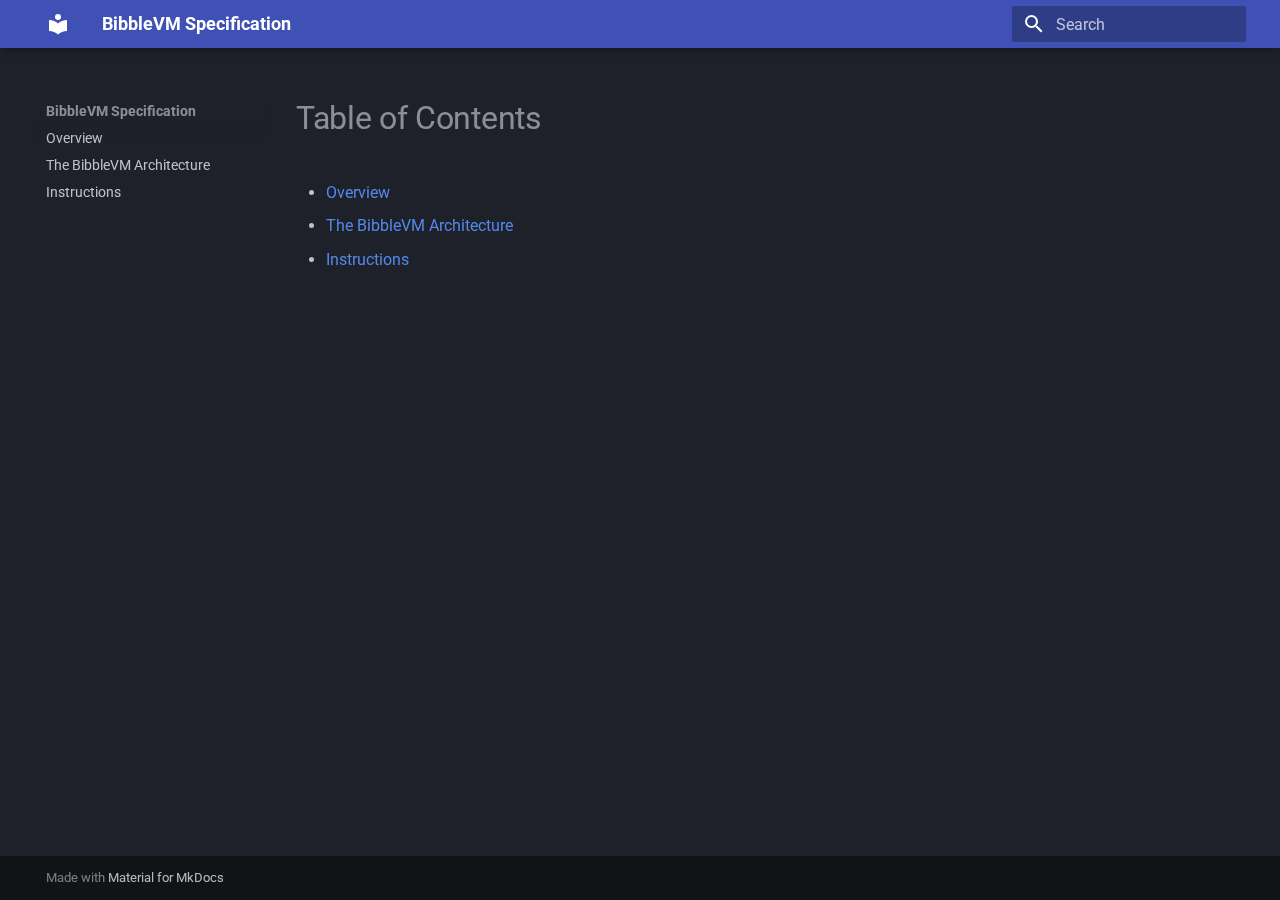
<file: index.html>
<!doctype html>
<html lang="en" class="no-js">
  <head>
    
      <meta charset="utf-8">
      <meta name="viewport" content="width=device-width,initial-scale=1">
      
      
      
      
      
      
        
      
      
      <link rel="icon" href="assets/images/favicon.png">
      <meta name="generator" content="mkdocs-1.6.1, mkdocs-material-9.7.0">
    
    
      
        <title>BibbleVM Specification</title>
      
    
    
      <link rel="stylesheet" href="assets/stylesheets/main.618322db.min.css">
      
        
        <link rel="stylesheet" href="assets/stylesheets/palette.ab4e12ef.min.css">
      
      


    
    
      
    
    
      
        
        
        <link rel="preconnect" href="https://fonts.gstatic.com" crossorigin>
        <link rel="stylesheet" href="https://fonts.googleapis.com/css?family=Roboto:300,300i,400,400i,700,700i%7CRoboto+Mono:400,400i,700,700i&display=fallback">
        <style>:root{--md-text-font:"Roboto";--md-code-font:"Roboto Mono"}</style>
      
    
    
      <link rel="stylesheet" href="stylesheets/extra.css">
    
    <script>__md_scope=new URL(".",location),__md_hash=e=>[...e].reduce(((e,_)=>(e<<5)-e+_.charCodeAt(0)),0),__md_get=(e,_=localStorage,t=__md_scope)=>JSON.parse(_.getItem(t.pathname+"."+e)),__md_set=(e,_,t=localStorage,a=__md_scope)=>{try{t.setItem(a.pathname+"."+e,JSON.stringify(_))}catch(e){}}</script>
    
      

    
    
  </head>
  
  
    
    
    
    
    
    <body dir="ltr" data-md-color-scheme="slate" data-md-color-primary="indigo" data-md-color-accent="indigo">
  
    
    <input class="md-toggle" data-md-toggle="drawer" type="checkbox" id="__drawer" autocomplete="off">
    <input class="md-toggle" data-md-toggle="search" type="checkbox" id="__search" autocomplete="off">
    <label class="md-overlay" for="__drawer"></label>
    <div data-md-component="skip">
      
        
        <a href="#table-of-contents" class="md-skip">
          Skip to content
        </a>
      
    </div>
    <div data-md-component="announce">
      
    </div>
    
    
      

  

<header class="md-header md-header--shadow" data-md-component="header">
  <nav class="md-header__inner md-grid" aria-label="Header">
    <a href="." title="BibbleVM Specification" class="md-header__button md-logo" aria-label="BibbleVM Specification" data-md-component="logo">
      
  
  <svg xmlns="http://www.w3.org/2000/svg" viewBox="0 0 24 24"><path d="M12 8a3 3 0 0 0 3-3 3 3 0 0 0-3-3 3 3 0 0 0-3 3 3 3 0 0 0 3 3m0 3.54C9.64 9.35 6.5 8 3 8v11c3.5 0 6.64 1.35 9 3.54 2.36-2.19 5.5-3.54 9-3.54V8c-3.5 0-6.64 1.35-9 3.54"/></svg>

    </a>
    <label class="md-header__button md-icon" for="__drawer">
      
      <svg xmlns="http://www.w3.org/2000/svg" viewBox="0 0 24 24"><path d="M3 6h18v2H3zm0 5h18v2H3zm0 5h18v2H3z"/></svg>
    </label>
    <div class="md-header__title" data-md-component="header-title">
      <div class="md-header__ellipsis">
        <div class="md-header__topic">
          <span class="md-ellipsis">
            BibbleVM Specification
          </span>
        </div>
        <div class="md-header__topic" data-md-component="header-topic">
          <span class="md-ellipsis">
            
              Table of Contents
            
          </span>
        </div>
      </div>
    </div>
    
      
    
    
    
    
      
      
        <label class="md-header__button md-icon" for="__search">
          
          <svg xmlns="http://www.w3.org/2000/svg" viewBox="0 0 24 24"><path d="M9.5 3A6.5 6.5 0 0 1 16 9.5c0 1.61-.59 3.09-1.56 4.23l.27.27h.79l5 5-1.5 1.5-5-5v-.79l-.27-.27A6.52 6.52 0 0 1 9.5 16 6.5 6.5 0 0 1 3 9.5 6.5 6.5 0 0 1 9.5 3m0 2C7 5 5 7 5 9.5S7 14 9.5 14 14 12 14 9.5 12 5 9.5 5"/></svg>
        </label>
        <div class="md-search" data-md-component="search" role="dialog">
  <label class="md-search__overlay" for="__search"></label>
  <div class="md-search__inner" role="search">
    <form class="md-search__form" name="search">
      <input type="text" class="md-search__input" name="query" aria-label="Search" placeholder="Search" autocapitalize="off" autocorrect="off" autocomplete="off" spellcheck="false" data-md-component="search-query" required>
      <label class="md-search__icon md-icon" for="__search">
        
        <svg xmlns="http://www.w3.org/2000/svg" viewBox="0 0 24 24"><path d="M9.5 3A6.5 6.5 0 0 1 16 9.5c0 1.61-.59 3.09-1.56 4.23l.27.27h.79l5 5-1.5 1.5-5-5v-.79l-.27-.27A6.52 6.52 0 0 1 9.5 16 6.5 6.5 0 0 1 3 9.5 6.5 6.5 0 0 1 9.5 3m0 2C7 5 5 7 5 9.5S7 14 9.5 14 14 12 14 9.5 12 5 9.5 5"/></svg>
        
        <svg xmlns="http://www.w3.org/2000/svg" viewBox="0 0 24 24"><path d="M20 11v2H8l5.5 5.5-1.42 1.42L4.16 12l7.92-7.92L13.5 5.5 8 11z"/></svg>
      </label>
      <nav class="md-search__options" aria-label="Search">
        
        <button type="reset" class="md-search__icon md-icon" title="Clear" aria-label="Clear" tabindex="-1">
          
          <svg xmlns="http://www.w3.org/2000/svg" viewBox="0 0 24 24"><path d="M19 6.41 17.59 5 12 10.59 6.41 5 5 6.41 10.59 12 5 17.59 6.41 19 12 13.41 17.59 19 19 17.59 13.41 12z"/></svg>
        </button>
      </nav>
      
    </form>
    <div class="md-search__output">
      <div class="md-search__scrollwrap" tabindex="0" data-md-scrollfix>
        <div class="md-search-result" data-md-component="search-result">
          <div class="md-search-result__meta">
            Initializing search
          </div>
          <ol class="md-search-result__list" role="presentation"></ol>
        </div>
      </div>
    </div>
  </div>
</div>
      
    
    
  </nav>
  
</header>
    
    <div class="md-container" data-md-component="container">
      
      
        
          
        
      
      <main class="md-main" data-md-component="main">
        <div class="md-main__inner md-grid">
          
            
              
              <div class="md-sidebar md-sidebar--primary" data-md-component="sidebar" data-md-type="navigation" >
                <div class="md-sidebar__scrollwrap">
                  <div class="md-sidebar__inner">
                    



  

<nav class="md-nav md-nav--primary md-nav--integrated" aria-label="Navigation" data-md-level="0">
  <label class="md-nav__title" for="__drawer">
    <a href="." title="BibbleVM Specification" class="md-nav__button md-logo" aria-label="BibbleVM Specification" data-md-component="logo">
      
  
  <svg xmlns="http://www.w3.org/2000/svg" viewBox="0 0 24 24"><path d="M12 8a3 3 0 0 0 3-3 3 3 0 0 0-3-3 3 3 0 0 0-3 3 3 3 0 0 0 3 3m0 3.54C9.64 9.35 6.5 8 3 8v11c3.5 0 6.64 1.35 9 3.54 2.36-2.19 5.5-3.54 9-3.54V8c-3.5 0-6.64 1.35-9 3.54"/></svg>

    </a>
    BibbleVM Specification
  </label>
  
  <ul class="md-nav__list" data-md-scrollfix>
    
      
      
  
  
  
  
    <li class="md-nav__item">
      <a href="overview/" class="md-nav__link">
        
  
  
  <span class="md-ellipsis">
    
  
    Overview
  

    
  </span>
  
  

      </a>
    </li>
  

    
      
      
  
  
  
  
    <li class="md-nav__item">
      <a href="architecture/" class="md-nav__link">
        
  
  
  <span class="md-ellipsis">
    
  
    The BibbleVM Architecture
  

    
  </span>
  
  

      </a>
    </li>
  

    
      
      
  
  
  
  
    <li class="md-nav__item">
      <a href="instructions/" class="md-nav__link">
        
  
  
  <span class="md-ellipsis">
    
  
    Instructions
  

    
  </span>
  
  

      </a>
    </li>
  

    
  </ul>
</nav>
                  </div>
                </div>
              </div>
            
            
          
          
            <div class="md-content" data-md-component="content">
              
              <article class="md-content__inner md-typeset">
                
                  



<h1 id="table-of-contents"><strong>Table of Contents</strong></h1>
<ul>
<li><a href="overview/">Overview</a></li>
<li><a href="architecture/">The BibbleVM Architecture</a></li>
<li><a href="instructions/">Instructions</a></li>
</ul>












                
              </article>
            </div>
          
          
<script>var target=document.getElementById(location.hash.slice(1));target&&target.name&&(target.checked=target.name.startsWith("__tabbed_"))</script>
        </div>
        
      </main>
      
        <footer class="md-footer">
  
  <div class="md-footer-meta md-typeset">
    <div class="md-footer-meta__inner md-grid">
      <div class="md-copyright">
  
  
    Made with
    <a href="https://squidfunk.github.io/mkdocs-material/" target="_blank" rel="noopener">
      Material for MkDocs
    </a>
  
</div>
      
    </div>
  </div>
</footer>
      
    </div>
    <div class="md-dialog" data-md-component="dialog">
      <div class="md-dialog__inner md-typeset"></div>
    </div>
    
    
    
      
      
      <script id="__config" type="application/json">{"annotate": null, "base": ".", "features": ["navigation.expand", "toc.integrate"], "search": "assets/javascripts/workers/search.7a47a382.min.js", "tags": null, "translations": {"clipboard.copied": "Copied to clipboard", "clipboard.copy": "Copy to clipboard", "search.result.more.one": "1 more on this page", "search.result.more.other": "# more on this page", "search.result.none": "No matching documents", "search.result.one": "1 matching document", "search.result.other": "# matching documents", "search.result.placeholder": "Type to start searching", "search.result.term.missing": "Missing", "select.version": "Select version"}, "version": null}</script>
    
    
      <script src="assets/javascripts/bundle.e71a0d61.min.js"></script>
      
    
  </body>
</html>
</file>
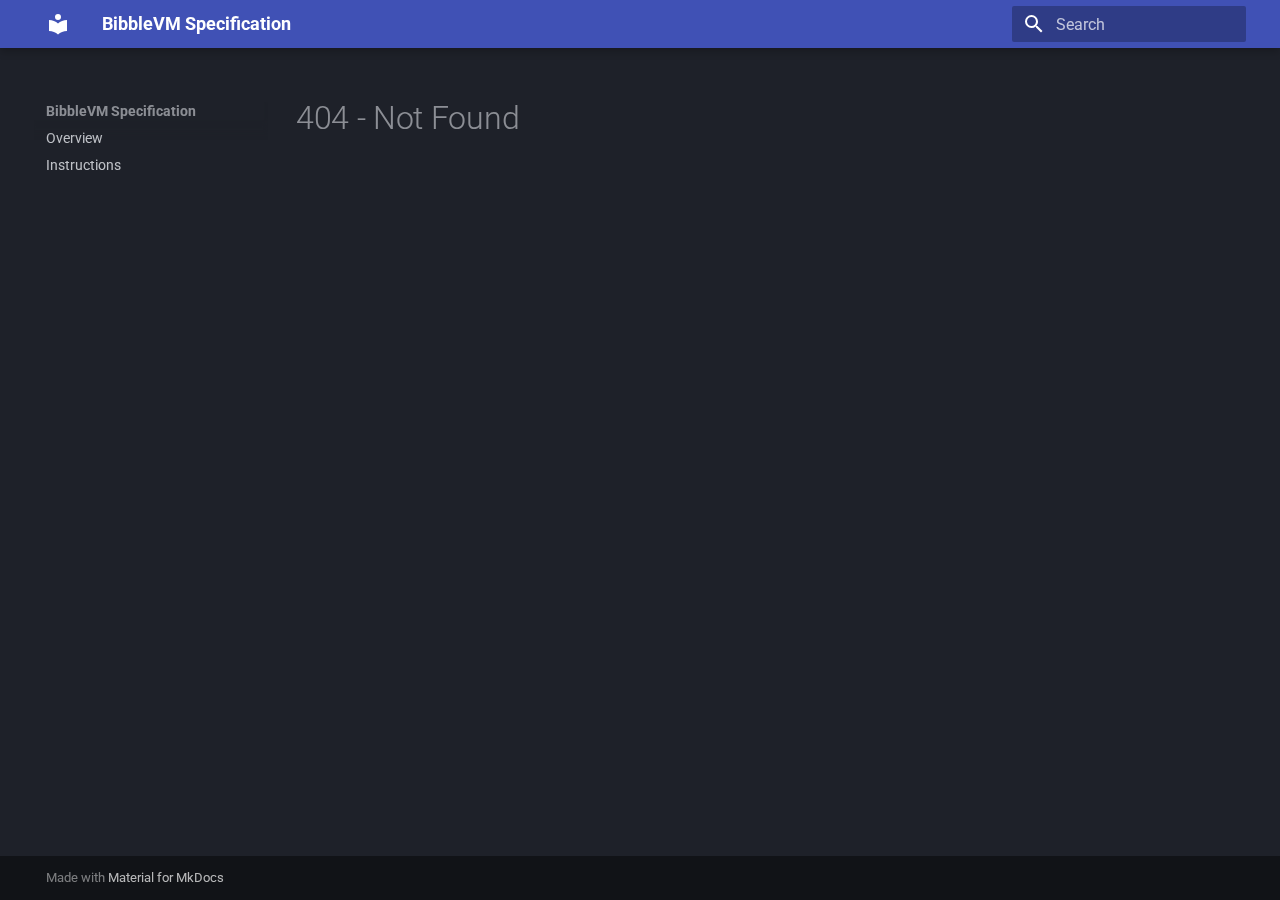
<file: 404/index.html>
<!doctype html>
<html lang="en" class="no-js">
  <head>
    
      <meta charset="utf-8">
      <meta name="viewport" content="width=device-width,initial-scale=1">
      
      
      
      
      
      
        
      
      
      <link rel="icon" href="../assets/images/favicon.png">
      <meta name="generator" content="mkdocs-1.6.1, mkdocs-material-9.7.0">
    
    
      
        <title>404 - Not Found - BibbleVM Specification</title>
      
    
    
      <link rel="stylesheet" href="../assets/stylesheets/main.618322db.min.css">
      
        
        <link rel="stylesheet" href="../assets/stylesheets/palette.ab4e12ef.min.css">
      
      


    
    
      
    
    
      
        
        
        <link rel="preconnect" href="https://fonts.gstatic.com" crossorigin>
        <link rel="stylesheet" href="https://fonts.googleapis.com/css?family=Roboto:300,300i,400,400i,700,700i%7CRoboto+Mono:400,400i,700,700i&display=fallback">
        <style>:root{--md-text-font:"Roboto";--md-code-font:"Roboto Mono"}</style>
      
    
    
      <link rel="stylesheet" href="../stylesheets/extra.css">
    
    <script>__md_scope=new URL("..",location),__md_hash=e=>[...e].reduce(((e,_)=>(e<<5)-e+_.charCodeAt(0)),0),__md_get=(e,_=localStorage,t=__md_scope)=>JSON.parse(_.getItem(t.pathname+"."+e)),__md_set=(e,_,t=localStorage,a=__md_scope)=>{try{t.setItem(a.pathname+"."+e,JSON.stringify(_))}catch(e){}}</script>
    
      

    
    
  </head>
  
  
    
    
    
    
    
    <body dir="ltr" data-md-color-scheme="slate" data-md-color-primary="indigo" data-md-color-accent="indigo">
  
    
    <input class="md-toggle" data-md-toggle="drawer" type="checkbox" id="__drawer" autocomplete="off">
    <input class="md-toggle" data-md-toggle="search" type="checkbox" id="__search" autocomplete="off">
    <label class="md-overlay" for="__drawer"></label>
    <div data-md-component="skip">
      
        
        <a href="#404-not-found" class="md-skip">
          Skip to content
        </a>
      
    </div>
    <div data-md-component="announce">
      
    </div>
    
    
      

  

<header class="md-header md-header--shadow" data-md-component="header">
  <nav class="md-header__inner md-grid" aria-label="Header">
    <a href=".." title="BibbleVM Specification" class="md-header__button md-logo" aria-label="BibbleVM Specification" data-md-component="logo">
      
  
  <svg xmlns="http://www.w3.org/2000/svg" viewBox="0 0 24 24"><path d="M12 8a3 3 0 0 0 3-3 3 3 0 0 0-3-3 3 3 0 0 0-3 3 3 3 0 0 0 3 3m0 3.54C9.64 9.35 6.5 8 3 8v11c3.5 0 6.64 1.35 9 3.54 2.36-2.19 5.5-3.54 9-3.54V8c-3.5 0-6.64 1.35-9 3.54"/></svg>

    </a>
    <label class="md-header__button md-icon" for="__drawer">
      
      <svg xmlns="http://www.w3.org/2000/svg" viewBox="0 0 24 24"><path d="M3 6h18v2H3zm0 5h18v2H3zm0 5h18v2H3z"/></svg>
    </label>
    <div class="md-header__title" data-md-component="header-title">
      <div class="md-header__ellipsis">
        <div class="md-header__topic">
          <span class="md-ellipsis">
            BibbleVM Specification
          </span>
        </div>
        <div class="md-header__topic" data-md-component="header-topic">
          <span class="md-ellipsis">
            
              404 - Not Found
            
          </span>
        </div>
      </div>
    </div>
    
      
    
    
    
    
      
      
        <label class="md-header__button md-icon" for="__search">
          
          <svg xmlns="http://www.w3.org/2000/svg" viewBox="0 0 24 24"><path d="M9.5 3A6.5 6.5 0 0 1 16 9.5c0 1.61-.59 3.09-1.56 4.23l.27.27h.79l5 5-1.5 1.5-5-5v-.79l-.27-.27A6.52 6.52 0 0 1 9.5 16 6.5 6.5 0 0 1 3 9.5 6.5 6.5 0 0 1 9.5 3m0 2C7 5 5 7 5 9.5S7 14 9.5 14 14 12 14 9.5 12 5 9.5 5"/></svg>
        </label>
        <div class="md-search" data-md-component="search" role="dialog">
  <label class="md-search__overlay" for="__search"></label>
  <div class="md-search__inner" role="search">
    <form class="md-search__form" name="search">
      <input type="text" class="md-search__input" name="query" aria-label="Search" placeholder="Search" autocapitalize="off" autocorrect="off" autocomplete="off" spellcheck="false" data-md-component="search-query" required>
      <label class="md-search__icon md-icon" for="__search">
        
        <svg xmlns="http://www.w3.org/2000/svg" viewBox="0 0 24 24"><path d="M9.5 3A6.5 6.5 0 0 1 16 9.5c0 1.61-.59 3.09-1.56 4.23l.27.27h.79l5 5-1.5 1.5-5-5v-.79l-.27-.27A6.52 6.52 0 0 1 9.5 16 6.5 6.5 0 0 1 3 9.5 6.5 6.5 0 0 1 9.5 3m0 2C7 5 5 7 5 9.5S7 14 9.5 14 14 12 14 9.5 12 5 9.5 5"/></svg>
        
        <svg xmlns="http://www.w3.org/2000/svg" viewBox="0 0 24 24"><path d="M20 11v2H8l5.5 5.5-1.42 1.42L4.16 12l7.92-7.92L13.5 5.5 8 11z"/></svg>
      </label>
      <nav class="md-search__options" aria-label="Search">
        
        <button type="reset" class="md-search__icon md-icon" title="Clear" aria-label="Clear" tabindex="-1">
          
          <svg xmlns="http://www.w3.org/2000/svg" viewBox="0 0 24 24"><path d="M19 6.41 17.59 5 12 10.59 6.41 5 5 6.41 10.59 12 5 17.59 6.41 19 12 13.41 17.59 19 19 17.59 13.41 12z"/></svg>
        </button>
      </nav>
      
    </form>
    <div class="md-search__output">
      <div class="md-search__scrollwrap" tabindex="0" data-md-scrollfix>
        <div class="md-search-result" data-md-component="search-result">
          <div class="md-search-result__meta">
            Initializing search
          </div>
          <ol class="md-search-result__list" role="presentation"></ol>
        </div>
      </div>
    </div>
  </div>
</div>
      
    
    
  </nav>
  
</header>
    
    <div class="md-container" data-md-component="container">
      
      
        
          
        
      
      <main class="md-main" data-md-component="main">
        <div class="md-main__inner md-grid">
          
            
              
              <div class="md-sidebar md-sidebar--primary" data-md-component="sidebar" data-md-type="navigation" >
                <div class="md-sidebar__scrollwrap">
                  <div class="md-sidebar__inner">
                    



  

<nav class="md-nav md-nav--primary md-nav--integrated" aria-label="Navigation" data-md-level="0">
  <label class="md-nav__title" for="__drawer">
    <a href=".." title="BibbleVM Specification" class="md-nav__button md-logo" aria-label="BibbleVM Specification" data-md-component="logo">
      
  
  <svg xmlns="http://www.w3.org/2000/svg" viewBox="0 0 24 24"><path d="M12 8a3 3 0 0 0 3-3 3 3 0 0 0-3-3 3 3 0 0 0-3 3 3 3 0 0 0 3 3m0 3.54C9.64 9.35 6.5 8 3 8v11c3.5 0 6.64 1.35 9 3.54 2.36-2.19 5.5-3.54 9-3.54V8c-3.5 0-6.64 1.35-9 3.54"/></svg>

    </a>
    BibbleVM Specification
  </label>
  
  <ul class="md-nav__list" data-md-scrollfix>
    
      
      
  
  
  
  
    <li class="md-nav__item">
      <a href="../index.md" class="md-nav__link">
        
  
  
  <span class="md-ellipsis">
    
  
    Overview
  

    
  </span>
  
  

      </a>
    </li>
  

    
      
      
  
  
  
  
    <li class="md-nav__item">
      <a href="../instructions/" class="md-nav__link">
        
  
  
  <span class="md-ellipsis">
    
  
    Instructions
  

    
  </span>
  
  

      </a>
    </li>
  

    
  </ul>
</nav>
                  </div>
                </div>
              </div>
            
            
          
          
            <div class="md-content" data-md-component="content">
              
              <article class="md-content__inner md-typeset">
                
                  



<h1 id="404-not-found">404 - Not Found</h1>












                
              </article>
            </div>
          
          
<script>var target=document.getElementById(location.hash.slice(1));target&&target.name&&(target.checked=target.name.startsWith("__tabbed_"))</script>
        </div>
        
      </main>
      
        <footer class="md-footer">
  
  <div class="md-footer-meta md-typeset">
    <div class="md-footer-meta__inner md-grid">
      <div class="md-copyright">
  
  
    Made with
    <a href="https://squidfunk.github.io/mkdocs-material/" target="_blank" rel="noopener">
      Material for MkDocs
    </a>
  
</div>
      
    </div>
  </div>
</footer>
      
    </div>
    <div class="md-dialog" data-md-component="dialog">
      <div class="md-dialog__inner md-typeset"></div>
    </div>
    
    
    
      
      
      <script id="__config" type="application/json">{"annotate": null, "base": "..", "features": ["navigation.expand", "toc.integrate"], "search": "../assets/javascripts/workers/search.7a47a382.min.js", "tags": null, "translations": {"clipboard.copied": "Copied to clipboard", "clipboard.copy": "Copy to clipboard", "search.result.more.one": "1 more on this page", "search.result.more.other": "# more on this page", "search.result.none": "No matching documents", "search.result.one": "1 matching document", "search.result.other": "# matching documents", "search.result.placeholder": "Type to start searching", "search.result.term.missing": "Missing", "select.version": "Select version"}, "version": null}</script>
    
    
      <script src="../assets/javascripts/bundle.e71a0d61.min.js"></script>
      
    
  </body>
</html>
</file>
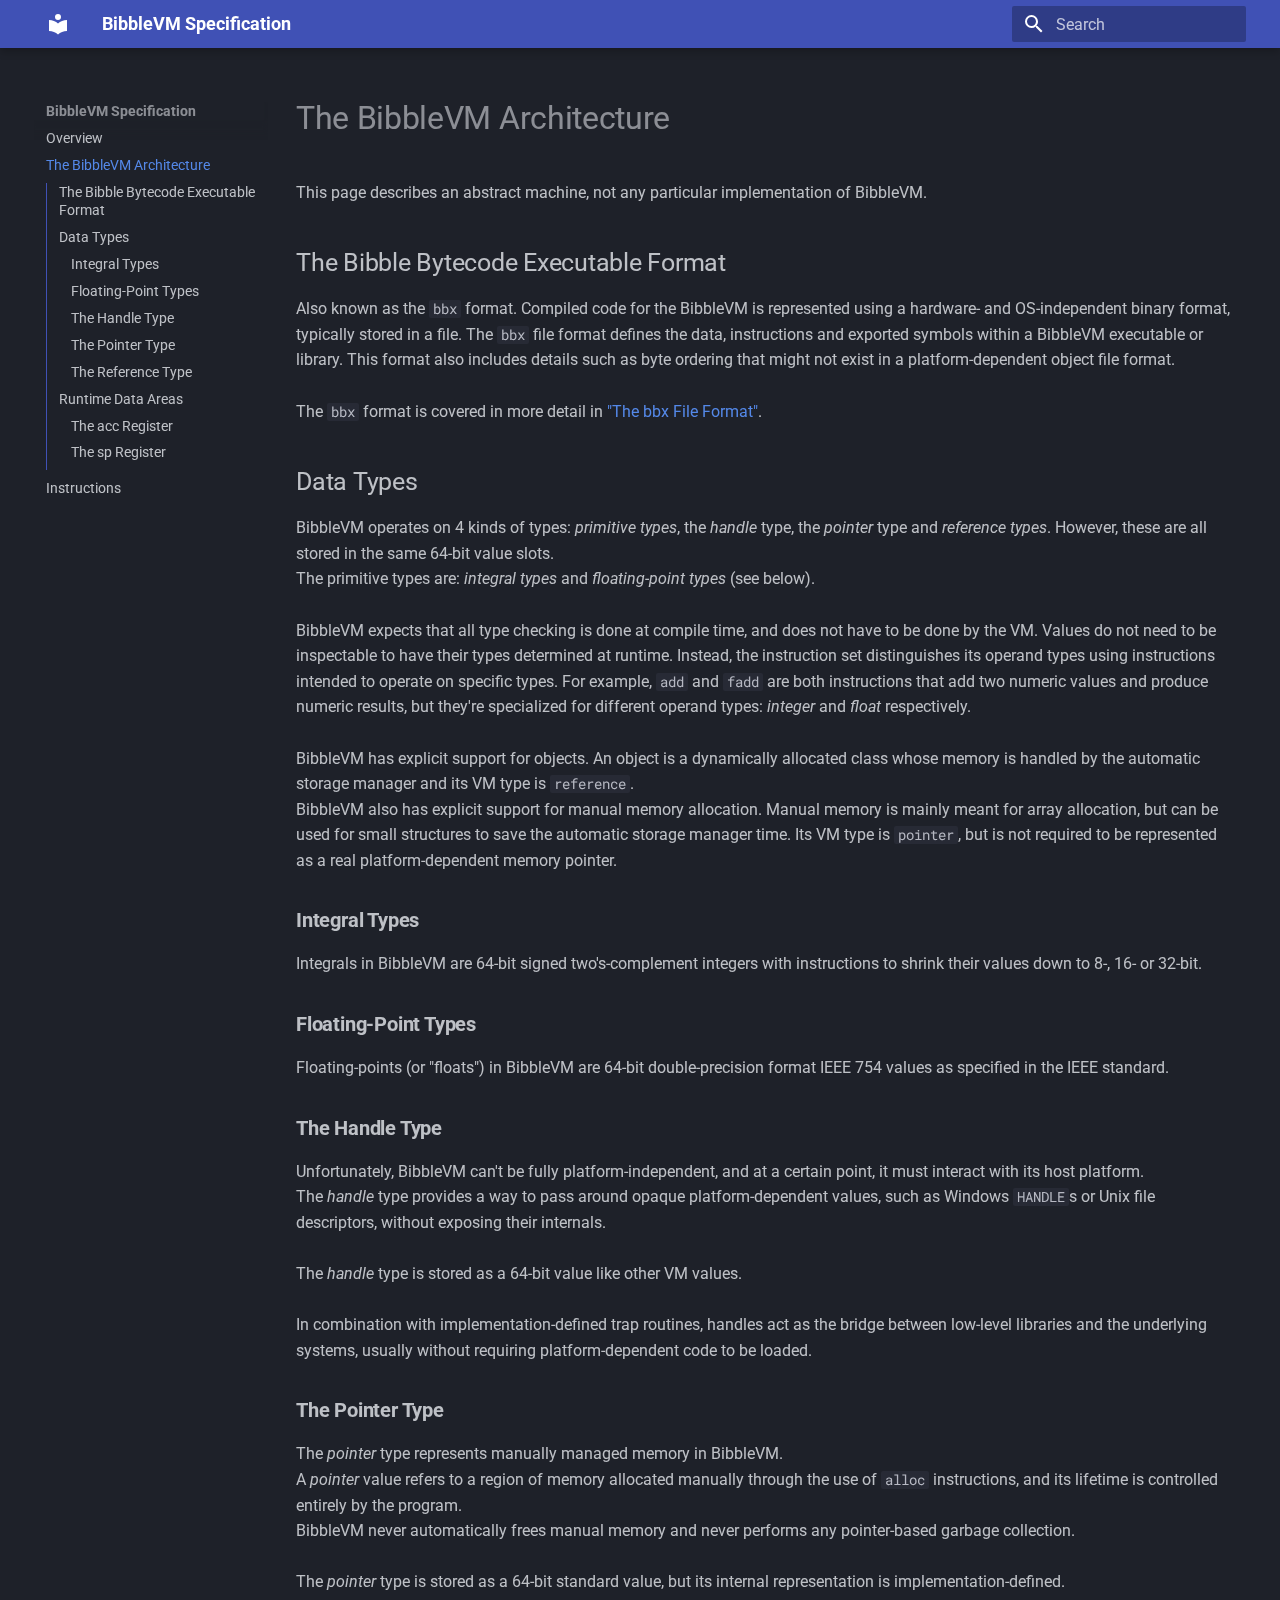
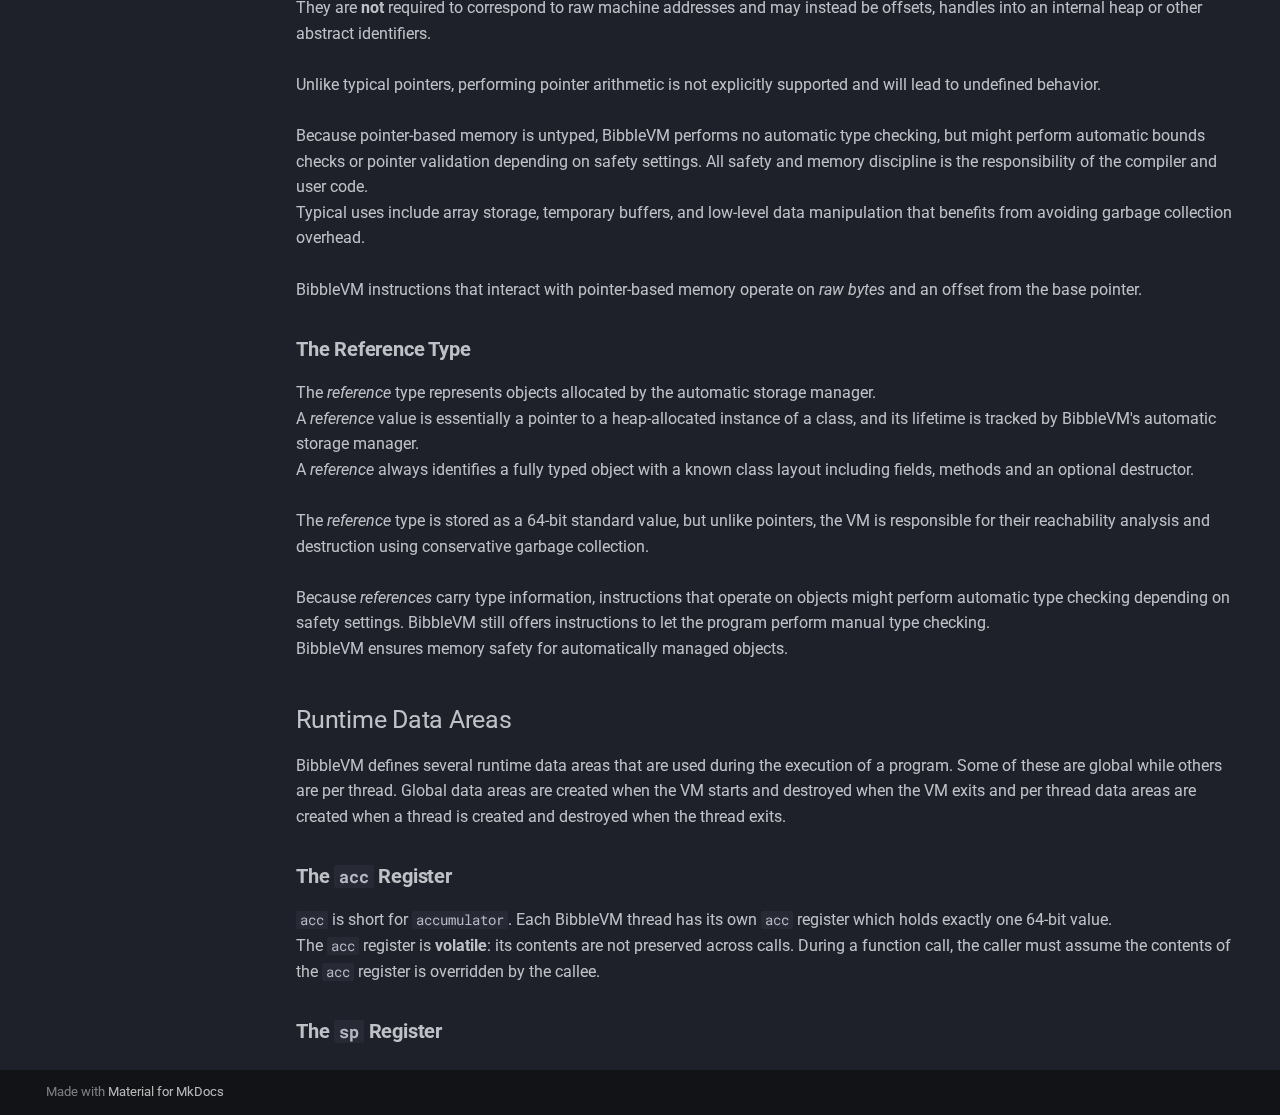
<file: architecture/index.html>
<!doctype html>
<html lang="en" class="no-js">
  <head>
    
      <meta charset="utf-8">
      <meta name="viewport" content="width=device-width,initial-scale=1">
      
      
      
      
        <link rel="prev" href="../overview/">
      
      
        <link rel="next" href="../instructions/">
      
      
        
      
      
      <link rel="icon" href="../assets/images/favicon.png">
      <meta name="generator" content="mkdocs-1.6.1, mkdocs-material-9.7.0">
    
    
      
        <title>The BibbleVM Architecture - BibbleVM Specification</title>
      
    
    
      <link rel="stylesheet" href="../assets/stylesheets/main.618322db.min.css">
      
        
        <link rel="stylesheet" href="../assets/stylesheets/palette.ab4e12ef.min.css">
      
      


    
    
      
    
    
      
        
        
        <link rel="preconnect" href="https://fonts.gstatic.com" crossorigin>
        <link rel="stylesheet" href="https://fonts.googleapis.com/css?family=Roboto:300,300i,400,400i,700,700i%7CRoboto+Mono:400,400i,700,700i&display=fallback">
        <style>:root{--md-text-font:"Roboto";--md-code-font:"Roboto Mono"}</style>
      
    
    
      <link rel="stylesheet" href="../stylesheets/extra.css">
    
    <script>__md_scope=new URL("..",location),__md_hash=e=>[...e].reduce(((e,_)=>(e<<5)-e+_.charCodeAt(0)),0),__md_get=(e,_=localStorage,t=__md_scope)=>JSON.parse(_.getItem(t.pathname+"."+e)),__md_set=(e,_,t=localStorage,a=__md_scope)=>{try{t.setItem(a.pathname+"."+e,JSON.stringify(_))}catch(e){}}</script>
    
      

    
    
  </head>
  
  
    
    
    
    
    
    <body dir="ltr" data-md-color-scheme="slate" data-md-color-primary="indigo" data-md-color-accent="indigo">
  
    
    <input class="md-toggle" data-md-toggle="drawer" type="checkbox" id="__drawer" autocomplete="off">
    <input class="md-toggle" data-md-toggle="search" type="checkbox" id="__search" autocomplete="off">
    <label class="md-overlay" for="__drawer"></label>
    <div data-md-component="skip">
      
        
        <a href="#the-bibblevm-architecture" class="md-skip">
          Skip to content
        </a>
      
    </div>
    <div data-md-component="announce">
      
    </div>
    
    
      

  

<header class="md-header md-header--shadow" data-md-component="header">
  <nav class="md-header__inner md-grid" aria-label="Header">
    <a href=".." title="BibbleVM Specification" class="md-header__button md-logo" aria-label="BibbleVM Specification" data-md-component="logo">
      
  
  <svg xmlns="http://www.w3.org/2000/svg" viewBox="0 0 24 24"><path d="M12 8a3 3 0 0 0 3-3 3 3 0 0 0-3-3 3 3 0 0 0-3 3 3 3 0 0 0 3 3m0 3.54C9.64 9.35 6.5 8 3 8v11c3.5 0 6.64 1.35 9 3.54 2.36-2.19 5.5-3.54 9-3.54V8c-3.5 0-6.64 1.35-9 3.54"/></svg>

    </a>
    <label class="md-header__button md-icon" for="__drawer">
      
      <svg xmlns="http://www.w3.org/2000/svg" viewBox="0 0 24 24"><path d="M3 6h18v2H3zm0 5h18v2H3zm0 5h18v2H3z"/></svg>
    </label>
    <div class="md-header__title" data-md-component="header-title">
      <div class="md-header__ellipsis">
        <div class="md-header__topic">
          <span class="md-ellipsis">
            BibbleVM Specification
          </span>
        </div>
        <div class="md-header__topic" data-md-component="header-topic">
          <span class="md-ellipsis">
            
              The BibbleVM Architecture
            
          </span>
        </div>
      </div>
    </div>
    
      
    
    
    
    
      
      
        <label class="md-header__button md-icon" for="__search">
          
          <svg xmlns="http://www.w3.org/2000/svg" viewBox="0 0 24 24"><path d="M9.5 3A6.5 6.5 0 0 1 16 9.5c0 1.61-.59 3.09-1.56 4.23l.27.27h.79l5 5-1.5 1.5-5-5v-.79l-.27-.27A6.52 6.52 0 0 1 9.5 16 6.5 6.5 0 0 1 3 9.5 6.5 6.5 0 0 1 9.5 3m0 2C7 5 5 7 5 9.5S7 14 9.5 14 14 12 14 9.5 12 5 9.5 5"/></svg>
        </label>
        <div class="md-search" data-md-component="search" role="dialog">
  <label class="md-search__overlay" for="__search"></label>
  <div class="md-search__inner" role="search">
    <form class="md-search__form" name="search">
      <input type="text" class="md-search__input" name="query" aria-label="Search" placeholder="Search" autocapitalize="off" autocorrect="off" autocomplete="off" spellcheck="false" data-md-component="search-query" required>
      <label class="md-search__icon md-icon" for="__search">
        
        <svg xmlns="http://www.w3.org/2000/svg" viewBox="0 0 24 24"><path d="M9.5 3A6.5 6.5 0 0 1 16 9.5c0 1.61-.59 3.09-1.56 4.23l.27.27h.79l5 5-1.5 1.5-5-5v-.79l-.27-.27A6.52 6.52 0 0 1 9.5 16 6.5 6.5 0 0 1 3 9.5 6.5 6.5 0 0 1 9.5 3m0 2C7 5 5 7 5 9.5S7 14 9.5 14 14 12 14 9.5 12 5 9.5 5"/></svg>
        
        <svg xmlns="http://www.w3.org/2000/svg" viewBox="0 0 24 24"><path d="M20 11v2H8l5.5 5.5-1.42 1.42L4.16 12l7.92-7.92L13.5 5.5 8 11z"/></svg>
      </label>
      <nav class="md-search__options" aria-label="Search">
        
        <button type="reset" class="md-search__icon md-icon" title="Clear" aria-label="Clear" tabindex="-1">
          
          <svg xmlns="http://www.w3.org/2000/svg" viewBox="0 0 24 24"><path d="M19 6.41 17.59 5 12 10.59 6.41 5 5 6.41 10.59 12 5 17.59 6.41 19 12 13.41 17.59 19 19 17.59 13.41 12z"/></svg>
        </button>
      </nav>
      
    </form>
    <div class="md-search__output">
      <div class="md-search__scrollwrap" tabindex="0" data-md-scrollfix>
        <div class="md-search-result" data-md-component="search-result">
          <div class="md-search-result__meta">
            Initializing search
          </div>
          <ol class="md-search-result__list" role="presentation"></ol>
        </div>
      </div>
    </div>
  </div>
</div>
      
    
    
  </nav>
  
</header>
    
    <div class="md-container" data-md-component="container">
      
      
        
          
        
      
      <main class="md-main" data-md-component="main">
        <div class="md-main__inner md-grid">
          
            
              
              <div class="md-sidebar md-sidebar--primary" data-md-component="sidebar" data-md-type="navigation" >
                <div class="md-sidebar__scrollwrap">
                  <div class="md-sidebar__inner">
                    



  

<nav class="md-nav md-nav--primary md-nav--integrated" aria-label="Navigation" data-md-level="0">
  <label class="md-nav__title" for="__drawer">
    <a href=".." title="BibbleVM Specification" class="md-nav__button md-logo" aria-label="BibbleVM Specification" data-md-component="logo">
      
  
  <svg xmlns="http://www.w3.org/2000/svg" viewBox="0 0 24 24"><path d="M12 8a3 3 0 0 0 3-3 3 3 0 0 0-3-3 3 3 0 0 0-3 3 3 3 0 0 0 3 3m0 3.54C9.64 9.35 6.5 8 3 8v11c3.5 0 6.64 1.35 9 3.54 2.36-2.19 5.5-3.54 9-3.54V8c-3.5 0-6.64 1.35-9 3.54"/></svg>

    </a>
    BibbleVM Specification
  </label>
  
  <ul class="md-nav__list" data-md-scrollfix>
    
      
      
  
  
  
  
    <li class="md-nav__item">
      <a href="../overview/" class="md-nav__link">
        
  
  
  <span class="md-ellipsis">
    
  
    Overview
  

    
  </span>
  
  

      </a>
    </li>
  

    
      
      
  
  
    
  
  
  
    <li class="md-nav__item md-nav__item--active">
      
      <input class="md-nav__toggle md-toggle" type="checkbox" id="__toc">
      
      
        
      
      
        <label class="md-nav__link md-nav__link--active" for="__toc">
          
  
  
  <span class="md-ellipsis">
    
  
    The BibbleVM Architecture
  

    
  </span>
  
  

          <span class="md-nav__icon md-icon"></span>
        </label>
      
      <a href="./" class="md-nav__link md-nav__link--active">
        
  
  
  <span class="md-ellipsis">
    
  
    The BibbleVM Architecture
  

    
  </span>
  
  

      </a>
      
        

<nav class="md-nav md-nav--secondary" aria-label="Table of contents">
  
  
  
    
  
  
    <label class="md-nav__title" for="__toc">
      <span class="md-nav__icon md-icon"></span>
      Table of contents
    </label>
    <ul class="md-nav__list" data-md-component="toc" data-md-scrollfix>
      
        <li class="md-nav__item">
  <a href="#the-bibble-bytecode-executable-format" class="md-nav__link">
    <span class="md-ellipsis">
      
        The Bibble Bytecode Executable Format
      
    </span>
  </a>
  
</li>
      
        <li class="md-nav__item">
  <a href="#data-types" class="md-nav__link">
    <span class="md-ellipsis">
      
        Data Types
      
    </span>
  </a>
  
    <nav class="md-nav" aria-label="Data Types">
      <ul class="md-nav__list">
        
          <li class="md-nav__item">
  <a href="#integral-types" class="md-nav__link">
    <span class="md-ellipsis">
      
        Integral Types
      
    </span>
  </a>
  
</li>
        
          <li class="md-nav__item">
  <a href="#floating-point-types" class="md-nav__link">
    <span class="md-ellipsis">
      
        Floating-Point Types
      
    </span>
  </a>
  
</li>
        
          <li class="md-nav__item">
  <a href="#the-handle-type" class="md-nav__link">
    <span class="md-ellipsis">
      
        The Handle Type
      
    </span>
  </a>
  
</li>
        
          <li class="md-nav__item">
  <a href="#the-pointer-type" class="md-nav__link">
    <span class="md-ellipsis">
      
        The Pointer Type
      
    </span>
  </a>
  
</li>
        
          <li class="md-nav__item">
  <a href="#the-reference-type" class="md-nav__link">
    <span class="md-ellipsis">
      
        The Reference Type
      
    </span>
  </a>
  
</li>
        
      </ul>
    </nav>
  
</li>
      
        <li class="md-nav__item">
  <a href="#runtime-data-areas" class="md-nav__link">
    <span class="md-ellipsis">
      
        Runtime Data Areas
      
    </span>
  </a>
  
    <nav class="md-nav" aria-label="Runtime Data Areas">
      <ul class="md-nav__list">
        
          <li class="md-nav__item">
  <a href="#the-acc-register" class="md-nav__link">
    <span class="md-ellipsis">
      
        The acc Register
      
    </span>
  </a>
  
</li>
        
          <li class="md-nav__item">
  <a href="#the-sp-register" class="md-nav__link">
    <span class="md-ellipsis">
      
        The sp Register
      
    </span>
  </a>
  
</li>
        
      </ul>
    </nav>
  
</li>
      
    </ul>
  
</nav>
      
    </li>
  

    
      
      
  
  
  
  
    <li class="md-nav__item">
      <a href="../instructions/" class="md-nav__link">
        
  
  
  <span class="md-ellipsis">
    
  
    Instructions
  

    
  </span>
  
  

      </a>
    </li>
  

    
  </ul>
</nav>
                  </div>
                </div>
              </div>
            
            
          
          
            <div class="md-content" data-md-component="content">
              
              <article class="md-content__inner md-typeset">
                
                  



<h1 id="the-bibblevm-architecture"><strong>The BibbleVM Architecture</strong></h1>
<p>This page describes an abstract machine, not any particular implementation of BibbleVM.</p>
<h2 id="the-bibble-bytecode-executable-format"><strong>The Bibble Bytecode Executable Format</strong></h2>
<p>Also known as the <code>bbx</code> format. Compiled code for the BibbleVM is represented using a hardware- and OS-independent binary format, typically stored in a file. 
The <code>bbx</code> file format defines the data, instructions and exported symbols within a BibbleVM executable or library. 
This format also includes details such as byte ordering that might not exist in a platform-dependent object file format.
<br><br>
The <code>bbx</code> format is covered in more detail in <a href="../bbx-format/">"The bbx File Format"</a>.</p>
<h2 id="data-types"><strong>Data Types</strong></h2>
<p>BibbleVM operates on 4 kinds of types: <em>primitive types</em>, the <em>handle</em> type, the <em>pointer</em> type and <em>reference types</em>. However, these are all stored in the same 64-bit value slots.<br>
The primitive types are: <em>integral types</em> and <em>floating-point types</em> (see below).
<br><br>
BibbleVM expects that all type checking is done at compile time, and does not have to be done by the VM. 
Values do not need to be inspectable to have their types determined at runtime. 
Instead, the instruction set distinguishes its operand types using instructions intended to operate on specific types.
For example, <code>add</code> and <code>fadd</code> are both instructions that add two numeric values and produce numeric results, but they're specialized for different operand types: <em>integer</em> and <em>float</em> respectively.
<br><br>
BibbleVM has explicit support for objects. An object is a dynamically allocated class whose memory is handled by the automatic storage manager and its VM type is <code>reference</code>.<br>
BibbleVM also has explicit support for manual memory allocation. Manual memory is mainly meant for array allocation, but can be used for small structures to save the automatic storage manager time. 
Its VM type is <code>pointer</code>, but is not required to be represented as a real platform-dependent memory pointer.</p>
<h3 id="integral-types"><strong>Integral Types</strong></h3>
<p>Integrals in BibbleVM are 64-bit signed two's-complement integers with instructions to shrink their values down to 8-, 16- or 32-bit.</p>
<h3 id="floating-point-types"><strong>Floating-Point Types</strong></h3>
<p>Floating-points (or "floats") in BibbleVM are 64-bit double-precision format IEEE 754 values as specified in the IEEE standard.</p>
<h3 id="the-handle-type"><strong>The Handle Type</strong></h3>
<p>Unfortunately, BibbleVM can't be fully platform-independent, and at a certain point, it must interact with its host platform.<br>
The <em>handle</em> type provides a way to pass around opaque platform-dependent values, such as Windows <code>HANDLE</code>s or Unix file descriptors, without exposing their internals.
<br><br>
The <em>handle</em> type is stored as a 64-bit value like other VM values.
<br><br>
In combination with implementation-defined trap routines, handles act as the bridge between low-level libraries and the underlying systems, usually without requiring platform-dependent code to be loaded.</p>
<h3 id="the-pointer-type"><strong>The Pointer Type</strong></h3>
<p>The <em>pointer</em> type represents manually managed memory in BibbleVM.<br>
A <em>pointer</em> value refers to a region of memory allocated manually through the use of <code>alloc</code> instructions, and its lifetime is controlled entirely by the program.<br>
BibbleVM never automatically frees manual memory and never performs any pointer-based garbage collection.
<br><br>
The <em>pointer</em> type is stored as a 64-bit standard value, but its internal representation is implementation-defined.<br>
They are <strong>not</strong> required to correspond to raw machine addresses and may instead be offsets, handles into an internal heap or other abstract identifiers.
<br><br>
Unlike typical pointers, performing pointer arithmetic is not explicitly supported and will lead to undefined behavior.
<br><br>
Because pointer-based memory is untyped, BibbleVM performs no automatic type checking, but might perform automatic bounds checks or pointer validation depending on safety settings.
All safety and memory discipline is the responsibility of the compiler and user code.<br>
Typical uses include array storage, temporary buffers, and low-level data manipulation that benefits from avoiding garbage collection overhead.
<br><br>
BibbleVM instructions that interact with pointer-based memory operate on <em>raw bytes</em> and an offset from the base pointer.</p>
<h3 id="the-reference-type"><strong>The Reference Type</strong></h3>
<p>The <em>reference</em> type represents objects allocated by the automatic storage manager.<br>
A <em>reference</em> value is essentially a pointer to a heap-allocated instance of a class, and its lifetime is tracked by BibbleVM's automatic storage manager.<br>
A <em>reference</em> always identifies a fully typed object with a known class layout including fields, methods and an optional destructor.
<br><br>
The <em>reference</em> type is stored as a 64-bit standard value, but unlike pointers, the VM is responsible for their reachability analysis and destruction using conservative garbage collection.
<br><br>
Because <em>references</em> carry type information, instructions that operate on objects might perform automatic type checking depending on safety settings.
BibbleVM still offers instructions to let the program perform manual type checking.<br>
BibbleVM ensures memory safety for automatically managed objects.</p>
<h2 id="runtime-data-areas"><strong>Runtime Data Areas</strong></h2>
<p>BibbleVM defines several runtime data areas that are used during the execution of a program. Some of these are global while others are per thread.
Global data areas are created when the VM starts and destroyed when the VM exits and per thread data areas are created when a thread is created and destroyed when the thread exits.</p>
<h3 id="the-acc-register"><strong>The <code>acc</code> Register</strong></h3>
<p><code>acc</code> is short for <code>accumulator</code>.
Each BibbleVM thread has its own <code>acc</code> register which holds exactly one 64-bit value.<br>
The <code>acc</code> register is <strong>volatile</strong>: its contents are not preserved across calls. During a function call, the caller must assume the contents of the <code>acc</code> register is overridden by the callee.</p>
<h3 id="the-sp-register"><strong>The <code>sp</code> Register</strong></h3>












                
              </article>
            </div>
          
          
<script>var target=document.getElementById(location.hash.slice(1));target&&target.name&&(target.checked=target.name.startsWith("__tabbed_"))</script>
        </div>
        
      </main>
      
        <footer class="md-footer">
  
  <div class="md-footer-meta md-typeset">
    <div class="md-footer-meta__inner md-grid">
      <div class="md-copyright">
  
  
    Made with
    <a href="https://squidfunk.github.io/mkdocs-material/" target="_blank" rel="noopener">
      Material for MkDocs
    </a>
  
</div>
      
    </div>
  </div>
</footer>
      
    </div>
    <div class="md-dialog" data-md-component="dialog">
      <div class="md-dialog__inner md-typeset"></div>
    </div>
    
    
    
      
      
      <script id="__config" type="application/json">{"annotate": null, "base": "..", "features": ["navigation.expand", "toc.integrate"], "search": "../assets/javascripts/workers/search.7a47a382.min.js", "tags": null, "translations": {"clipboard.copied": "Copied to clipboard", "clipboard.copy": "Copy to clipboard", "search.result.more.one": "1 more on this page", "search.result.more.other": "# more on this page", "search.result.none": "No matching documents", "search.result.one": "1 matching document", "search.result.other": "# matching documents", "search.result.placeholder": "Type to start searching", "search.result.term.missing": "Missing", "select.version": "Select version"}, "version": null}</script>
    
    
      <script src="../assets/javascripts/bundle.e71a0d61.min.js"></script>
      
    
  </body>
</html>
</file>
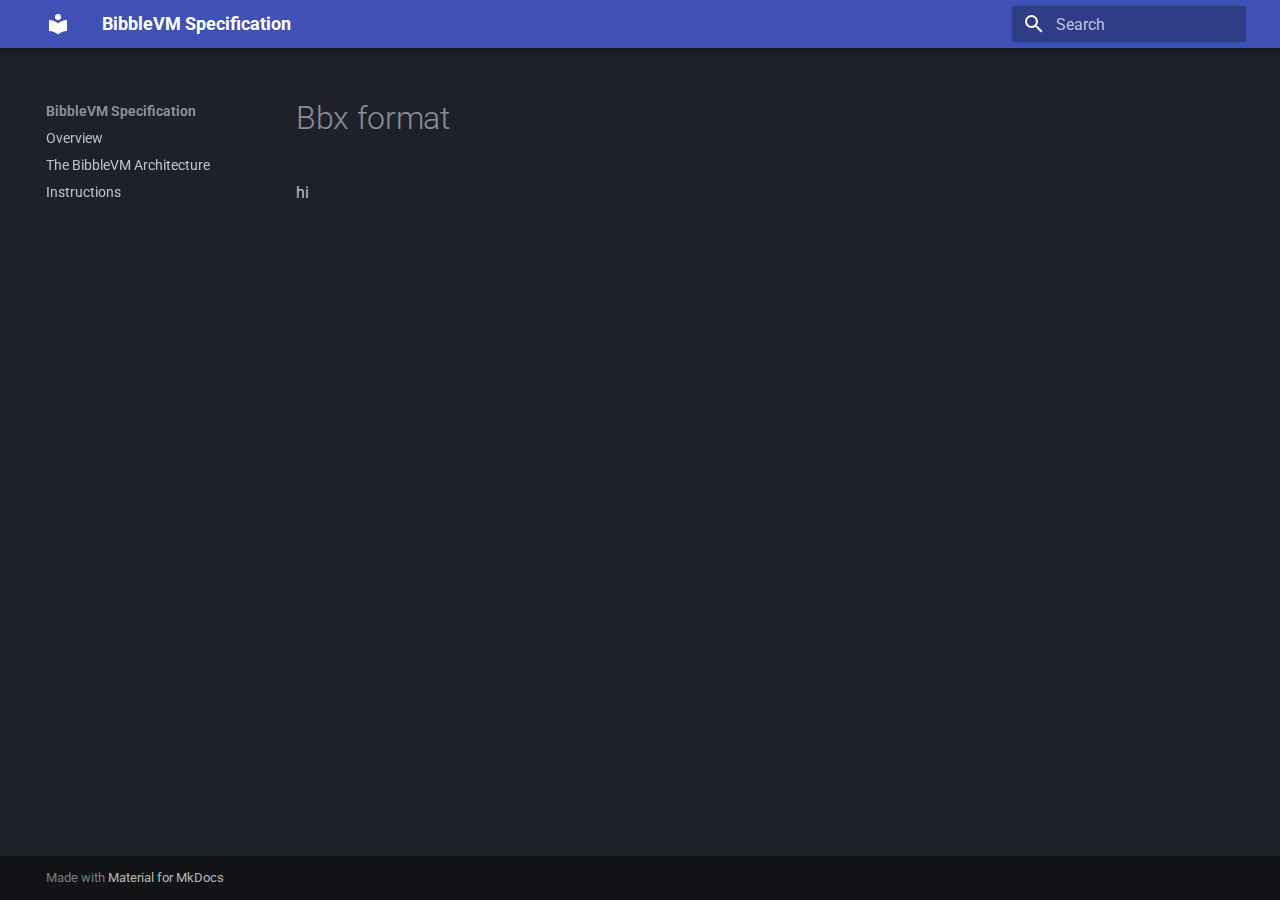
<file: bbx-format/index.html>
<!doctype html>
<html lang="en" class="no-js">
  <head>
    
      <meta charset="utf-8">
      <meta name="viewport" content="width=device-width,initial-scale=1">
      
      
      
      
      
      
        
      
      
      <link rel="icon" href="../assets/images/favicon.png">
      <meta name="generator" content="mkdocs-1.6.1, mkdocs-material-9.7.0">
    
    
      
        <title>Bbx format - BibbleVM Specification</title>
      
    
    
      <link rel="stylesheet" href="../assets/stylesheets/main.618322db.min.css">
      
        
        <link rel="stylesheet" href="../assets/stylesheets/palette.ab4e12ef.min.css">
      
      


    
    
      
    
    
      
        
        
        <link rel="preconnect" href="https://fonts.gstatic.com" crossorigin>
        <link rel="stylesheet" href="https://fonts.googleapis.com/css?family=Roboto:300,300i,400,400i,700,700i%7CRoboto+Mono:400,400i,700,700i&display=fallback">
        <style>:root{--md-text-font:"Roboto";--md-code-font:"Roboto Mono"}</style>
      
    
    
      <link rel="stylesheet" href="../stylesheets/extra.css">
    
    <script>__md_scope=new URL("..",location),__md_hash=e=>[...e].reduce(((e,_)=>(e<<5)-e+_.charCodeAt(0)),0),__md_get=(e,_=localStorage,t=__md_scope)=>JSON.parse(_.getItem(t.pathname+"."+e)),__md_set=(e,_,t=localStorage,a=__md_scope)=>{try{t.setItem(a.pathname+"."+e,JSON.stringify(_))}catch(e){}}</script>
    
      

    
    
  </head>
  
  
    
    
    
    
    
    <body dir="ltr" data-md-color-scheme="slate" data-md-color-primary="indigo" data-md-color-accent="indigo">
  
    
    <input class="md-toggle" data-md-toggle="drawer" type="checkbox" id="__drawer" autocomplete="off">
    <input class="md-toggle" data-md-toggle="search" type="checkbox" id="__search" autocomplete="off">
    <label class="md-overlay" for="__drawer"></label>
    <div data-md-component="skip">
      
    </div>
    <div data-md-component="announce">
      
    </div>
    
    
      

  

<header class="md-header md-header--shadow" data-md-component="header">
  <nav class="md-header__inner md-grid" aria-label="Header">
    <a href=".." title="BibbleVM Specification" class="md-header__button md-logo" aria-label="BibbleVM Specification" data-md-component="logo">
      
  
  <svg xmlns="http://www.w3.org/2000/svg" viewBox="0 0 24 24"><path d="M12 8a3 3 0 0 0 3-3 3 3 0 0 0-3-3 3 3 0 0 0-3 3 3 3 0 0 0 3 3m0 3.54C9.64 9.35 6.5 8 3 8v11c3.5 0 6.64 1.35 9 3.54 2.36-2.19 5.5-3.54 9-3.54V8c-3.5 0-6.64 1.35-9 3.54"/></svg>

    </a>
    <label class="md-header__button md-icon" for="__drawer">
      
      <svg xmlns="http://www.w3.org/2000/svg" viewBox="0 0 24 24"><path d="M3 6h18v2H3zm0 5h18v2H3zm0 5h18v2H3z"/></svg>
    </label>
    <div class="md-header__title" data-md-component="header-title">
      <div class="md-header__ellipsis">
        <div class="md-header__topic">
          <span class="md-ellipsis">
            BibbleVM Specification
          </span>
        </div>
        <div class="md-header__topic" data-md-component="header-topic">
          <span class="md-ellipsis">
            
              Bbx format
            
          </span>
        </div>
      </div>
    </div>
    
      
    
    
    
    
      
      
        <label class="md-header__button md-icon" for="__search">
          
          <svg xmlns="http://www.w3.org/2000/svg" viewBox="0 0 24 24"><path d="M9.5 3A6.5 6.5 0 0 1 16 9.5c0 1.61-.59 3.09-1.56 4.23l.27.27h.79l5 5-1.5 1.5-5-5v-.79l-.27-.27A6.52 6.52 0 0 1 9.5 16 6.5 6.5 0 0 1 3 9.5 6.5 6.5 0 0 1 9.5 3m0 2C7 5 5 7 5 9.5S7 14 9.5 14 14 12 14 9.5 12 5 9.5 5"/></svg>
        </label>
        <div class="md-search" data-md-component="search" role="dialog">
  <label class="md-search__overlay" for="__search"></label>
  <div class="md-search__inner" role="search">
    <form class="md-search__form" name="search">
      <input type="text" class="md-search__input" name="query" aria-label="Search" placeholder="Search" autocapitalize="off" autocorrect="off" autocomplete="off" spellcheck="false" data-md-component="search-query" required>
      <label class="md-search__icon md-icon" for="__search">
        
        <svg xmlns="http://www.w3.org/2000/svg" viewBox="0 0 24 24"><path d="M9.5 3A6.5 6.5 0 0 1 16 9.5c0 1.61-.59 3.09-1.56 4.23l.27.27h.79l5 5-1.5 1.5-5-5v-.79l-.27-.27A6.52 6.52 0 0 1 9.5 16 6.5 6.5 0 0 1 3 9.5 6.5 6.5 0 0 1 9.5 3m0 2C7 5 5 7 5 9.5S7 14 9.5 14 14 12 14 9.5 12 5 9.5 5"/></svg>
        
        <svg xmlns="http://www.w3.org/2000/svg" viewBox="0 0 24 24"><path d="M20 11v2H8l5.5 5.5-1.42 1.42L4.16 12l7.92-7.92L13.5 5.5 8 11z"/></svg>
      </label>
      <nav class="md-search__options" aria-label="Search">
        
        <button type="reset" class="md-search__icon md-icon" title="Clear" aria-label="Clear" tabindex="-1">
          
          <svg xmlns="http://www.w3.org/2000/svg" viewBox="0 0 24 24"><path d="M19 6.41 17.59 5 12 10.59 6.41 5 5 6.41 10.59 12 5 17.59 6.41 19 12 13.41 17.59 19 19 17.59 13.41 12z"/></svg>
        </button>
      </nav>
      
    </form>
    <div class="md-search__output">
      <div class="md-search__scrollwrap" tabindex="0" data-md-scrollfix>
        <div class="md-search-result" data-md-component="search-result">
          <div class="md-search-result__meta">
            Initializing search
          </div>
          <ol class="md-search-result__list" role="presentation"></ol>
        </div>
      </div>
    </div>
  </div>
</div>
      
    
    
  </nav>
  
</header>
    
    <div class="md-container" data-md-component="container">
      
      
        
          
        
      
      <main class="md-main" data-md-component="main">
        <div class="md-main__inner md-grid">
          
            
              
              <div class="md-sidebar md-sidebar--primary" data-md-component="sidebar" data-md-type="navigation" >
                <div class="md-sidebar__scrollwrap">
                  <div class="md-sidebar__inner">
                    



  

<nav class="md-nav md-nav--primary md-nav--integrated" aria-label="Navigation" data-md-level="0">
  <label class="md-nav__title" for="__drawer">
    <a href=".." title="BibbleVM Specification" class="md-nav__button md-logo" aria-label="BibbleVM Specification" data-md-component="logo">
      
  
  <svg xmlns="http://www.w3.org/2000/svg" viewBox="0 0 24 24"><path d="M12 8a3 3 0 0 0 3-3 3 3 0 0 0-3-3 3 3 0 0 0-3 3 3 3 0 0 0 3 3m0 3.54C9.64 9.35 6.5 8 3 8v11c3.5 0 6.64 1.35 9 3.54 2.36-2.19 5.5-3.54 9-3.54V8c-3.5 0-6.64 1.35-9 3.54"/></svg>

    </a>
    BibbleVM Specification
  </label>
  
  <ul class="md-nav__list" data-md-scrollfix>
    
      
      
  
  
  
  
    <li class="md-nav__item">
      <a href="../overview/" class="md-nav__link">
        
  
  
  <span class="md-ellipsis">
    
  
    Overview
  

    
  </span>
  
  

      </a>
    </li>
  

    
      
      
  
  
  
  
    <li class="md-nav__item">
      <a href="../architecture/" class="md-nav__link">
        
  
  
  <span class="md-ellipsis">
    
  
    The BibbleVM Architecture
  

    
  </span>
  
  

      </a>
    </li>
  

    
      
      
  
  
  
  
    <li class="md-nav__item">
      <a href="../instructions/" class="md-nav__link">
        
  
  
  <span class="md-ellipsis">
    
  
    Instructions
  

    
  </span>
  
  

      </a>
    </li>
  

    
  </ul>
</nav>
                  </div>
                </div>
              </div>
            
            
          
          
            <div class="md-content" data-md-component="content">
              
              <article class="md-content__inner md-typeset">
                
                  



  <h1>Bbx format</h1>

<p>hi</p>












                
              </article>
            </div>
          
          
<script>var target=document.getElementById(location.hash.slice(1));target&&target.name&&(target.checked=target.name.startsWith("__tabbed_"))</script>
        </div>
        
      </main>
      
        <footer class="md-footer">
  
  <div class="md-footer-meta md-typeset">
    <div class="md-footer-meta__inner md-grid">
      <div class="md-copyright">
  
  
    Made with
    <a href="https://squidfunk.github.io/mkdocs-material/" target="_blank" rel="noopener">
      Material for MkDocs
    </a>
  
</div>
      
    </div>
  </div>
</footer>
      
    </div>
    <div class="md-dialog" data-md-component="dialog">
      <div class="md-dialog__inner md-typeset"></div>
    </div>
    
    
    
      
      
      <script id="__config" type="application/json">{"annotate": null, "base": "..", "features": ["navigation.expand", "toc.integrate"], "search": "../assets/javascripts/workers/search.7a47a382.min.js", "tags": null, "translations": {"clipboard.copied": "Copied to clipboard", "clipboard.copy": "Copy to clipboard", "search.result.more.one": "1 more on this page", "search.result.more.other": "# more on this page", "search.result.none": "No matching documents", "search.result.one": "1 matching document", "search.result.other": "# matching documents", "search.result.placeholder": "Type to start searching", "search.result.term.missing": "Missing", "select.version": "Select version"}, "version": null}</script>
    
    
      <script src="../assets/javascripts/bundle.e71a0d61.min.js"></script>
      
    
  </body>
</html>
</file>
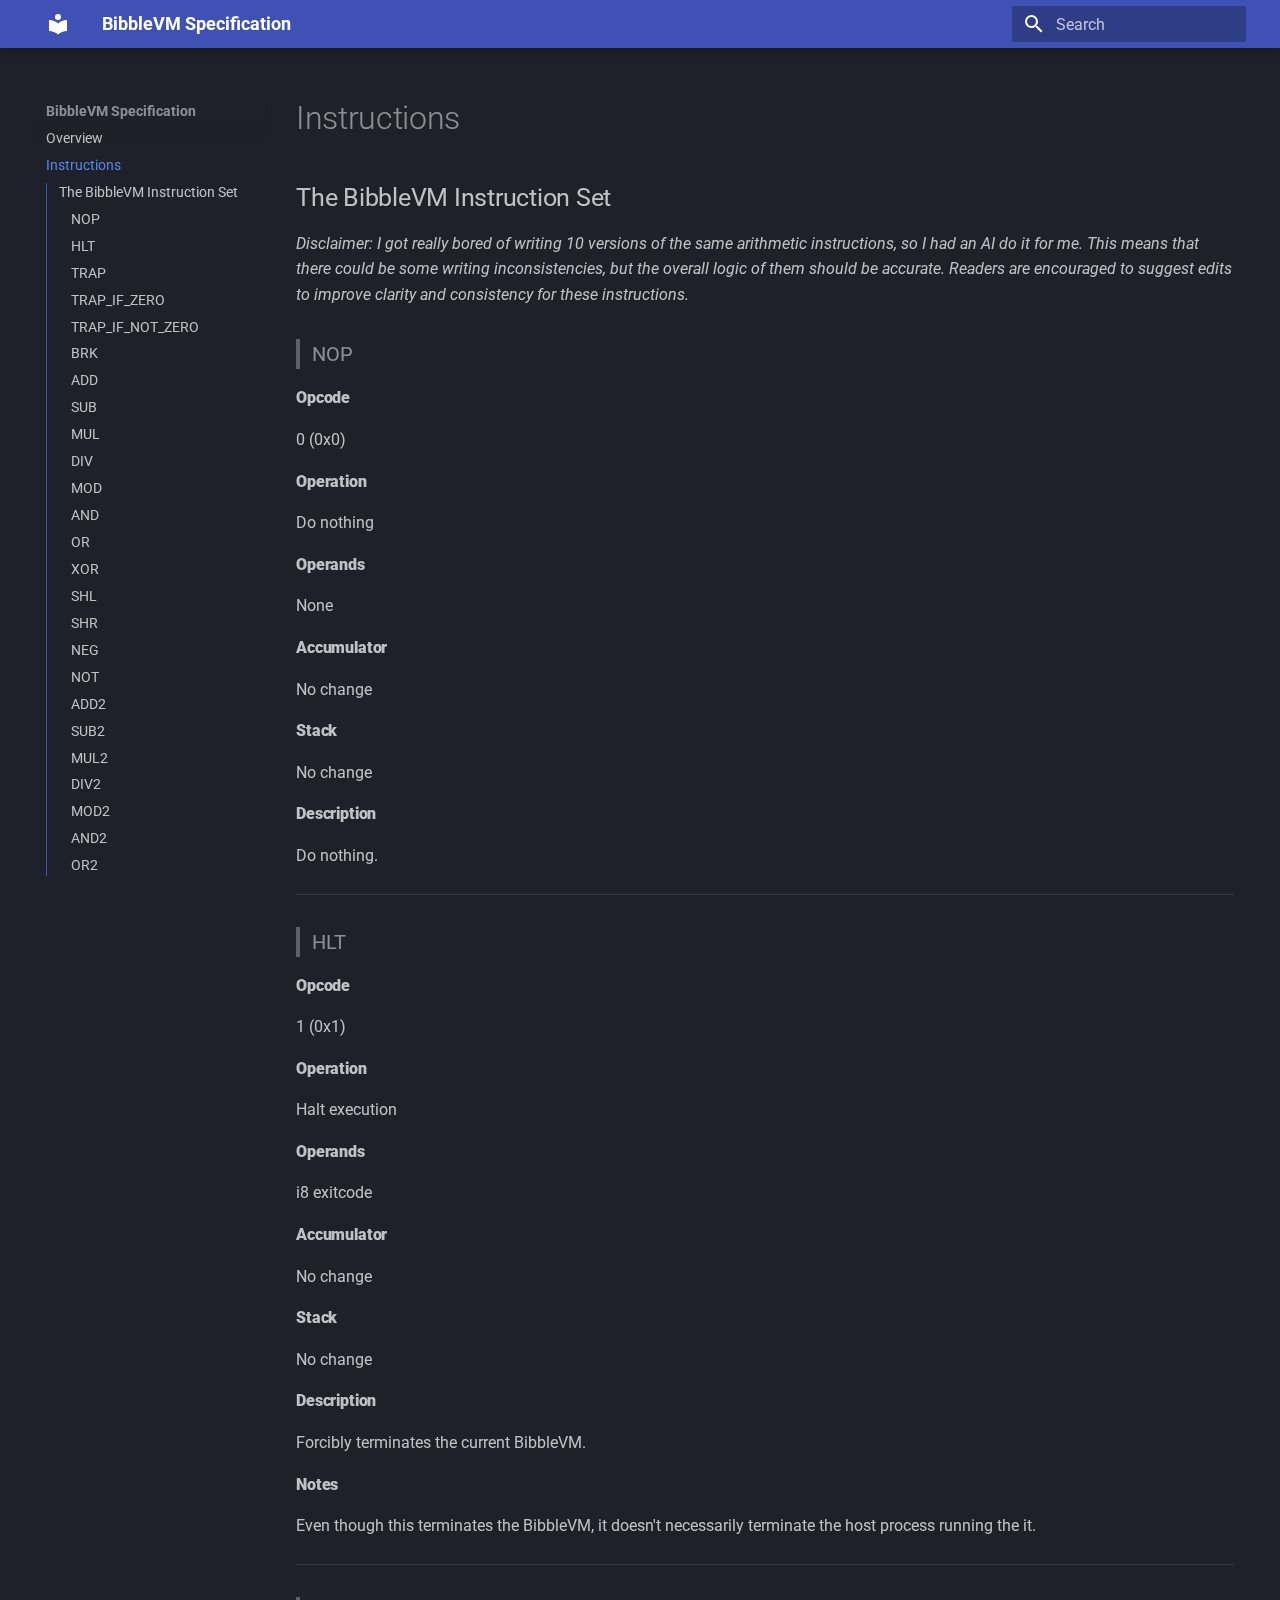
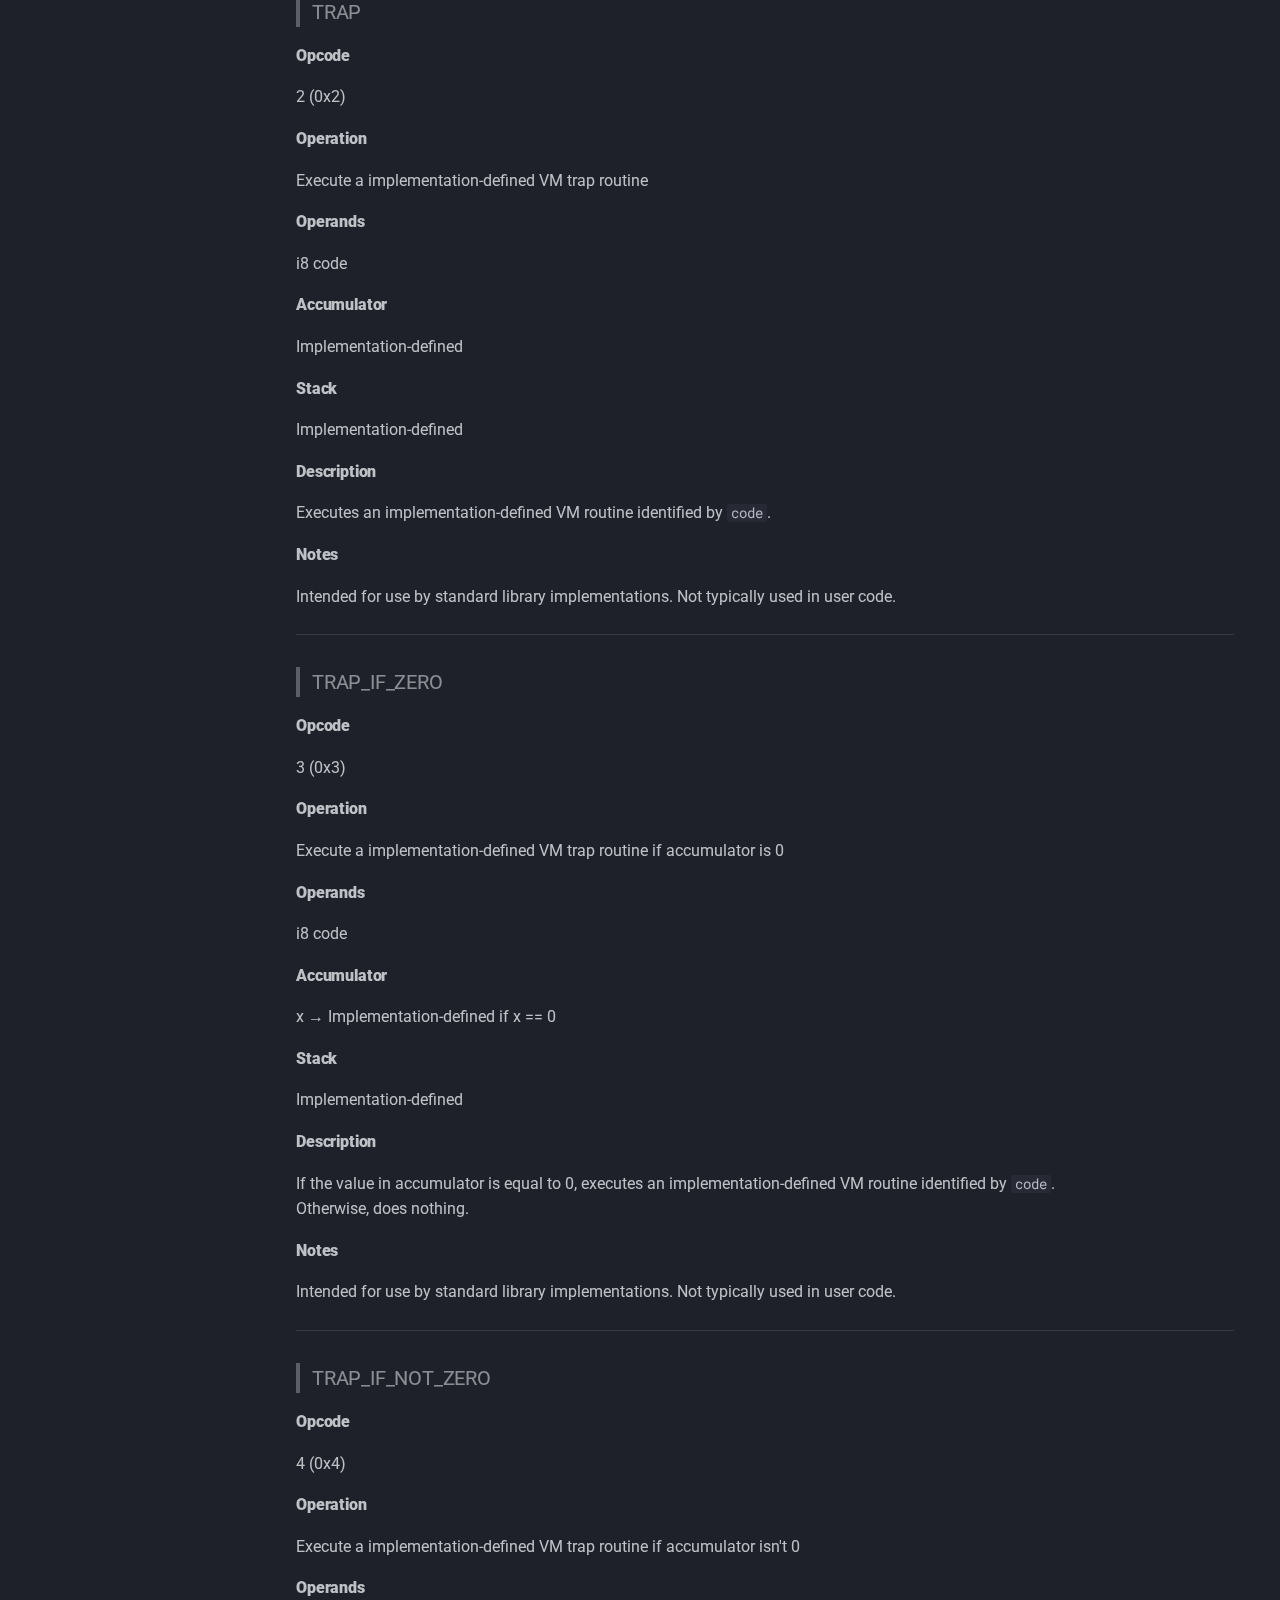
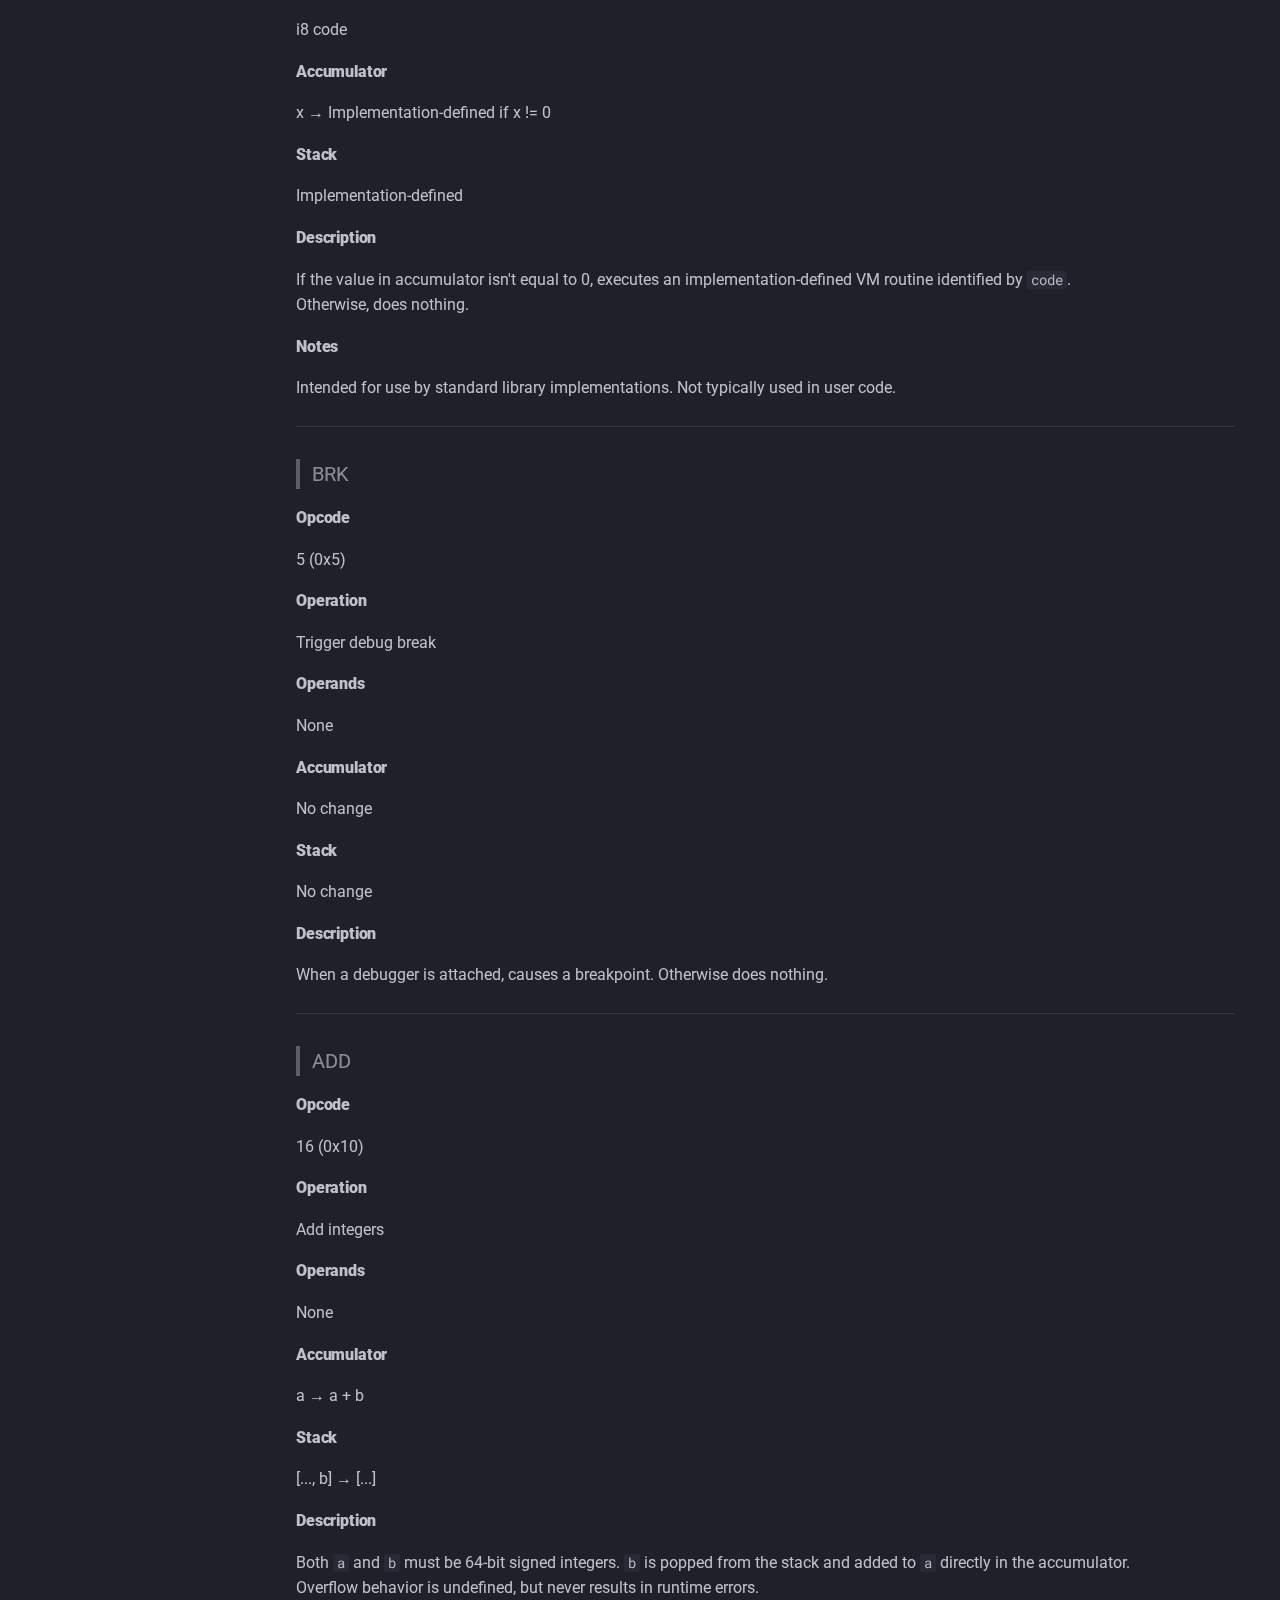
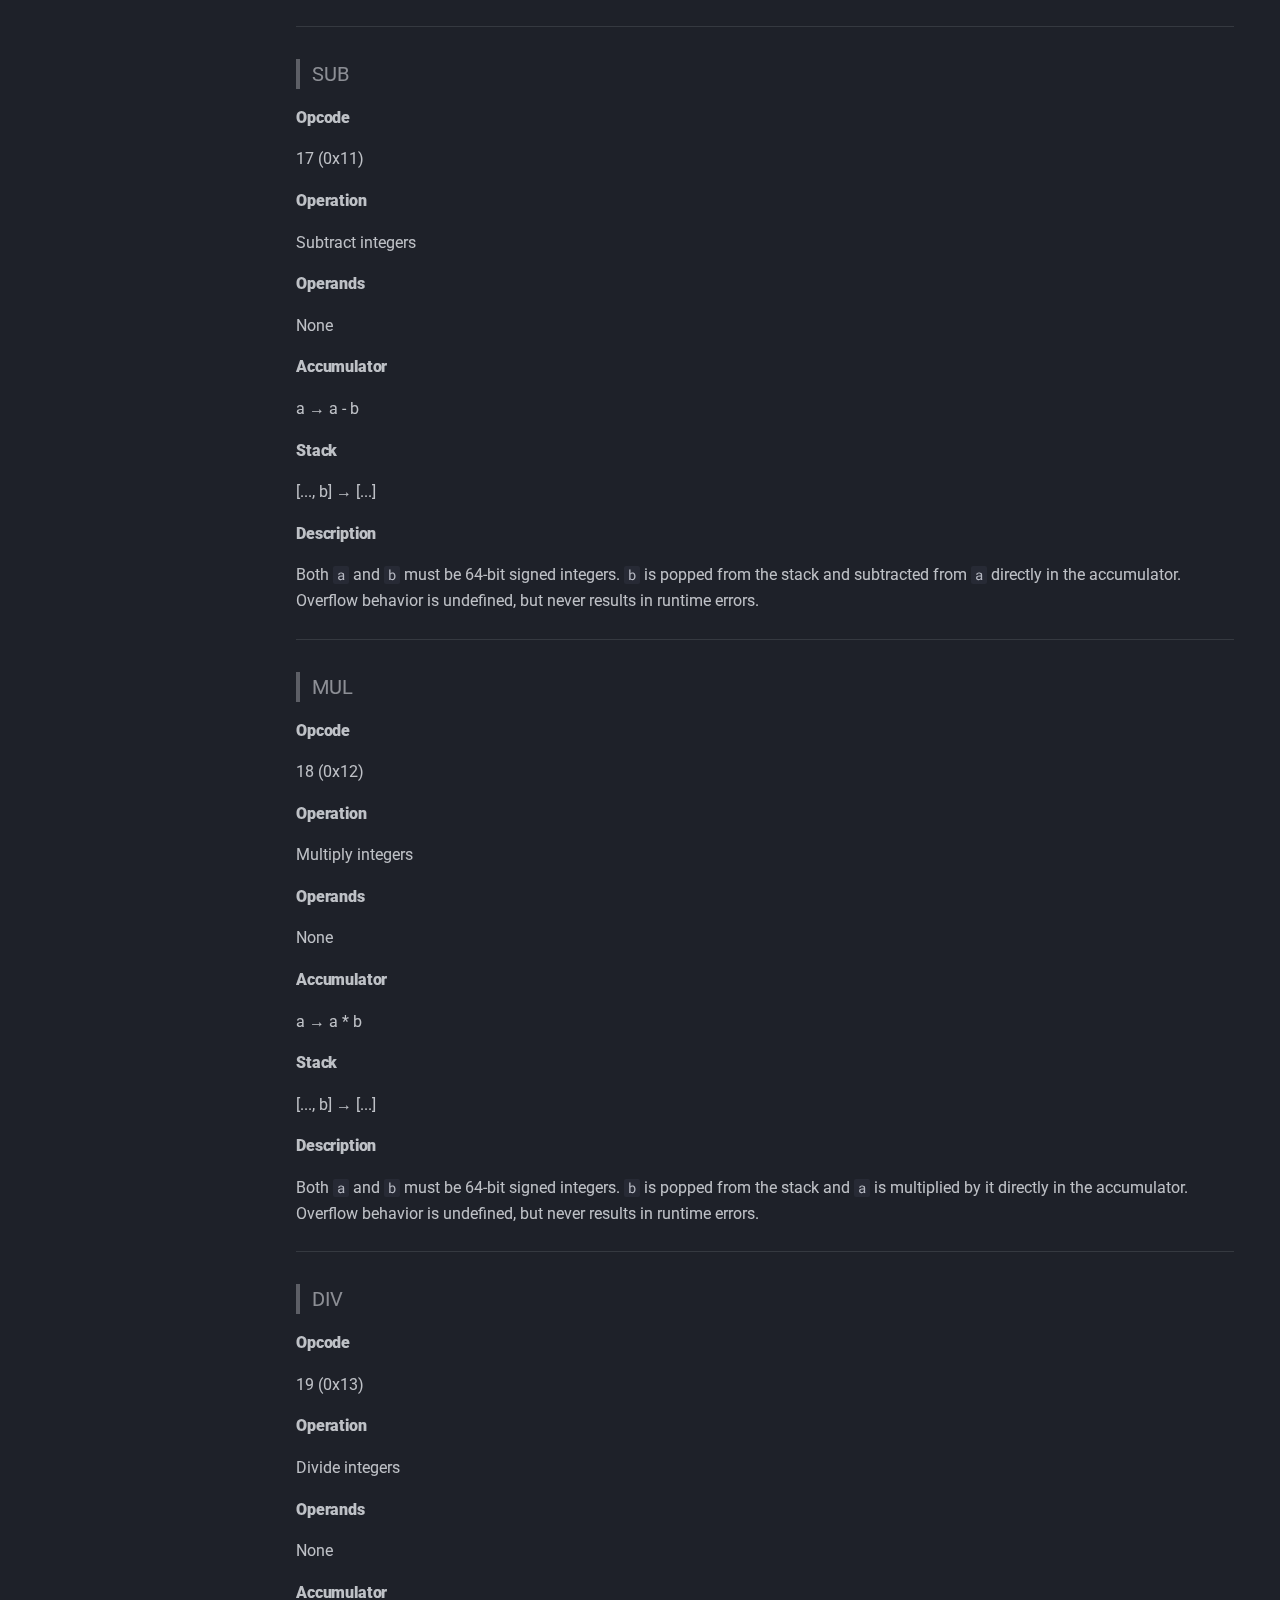
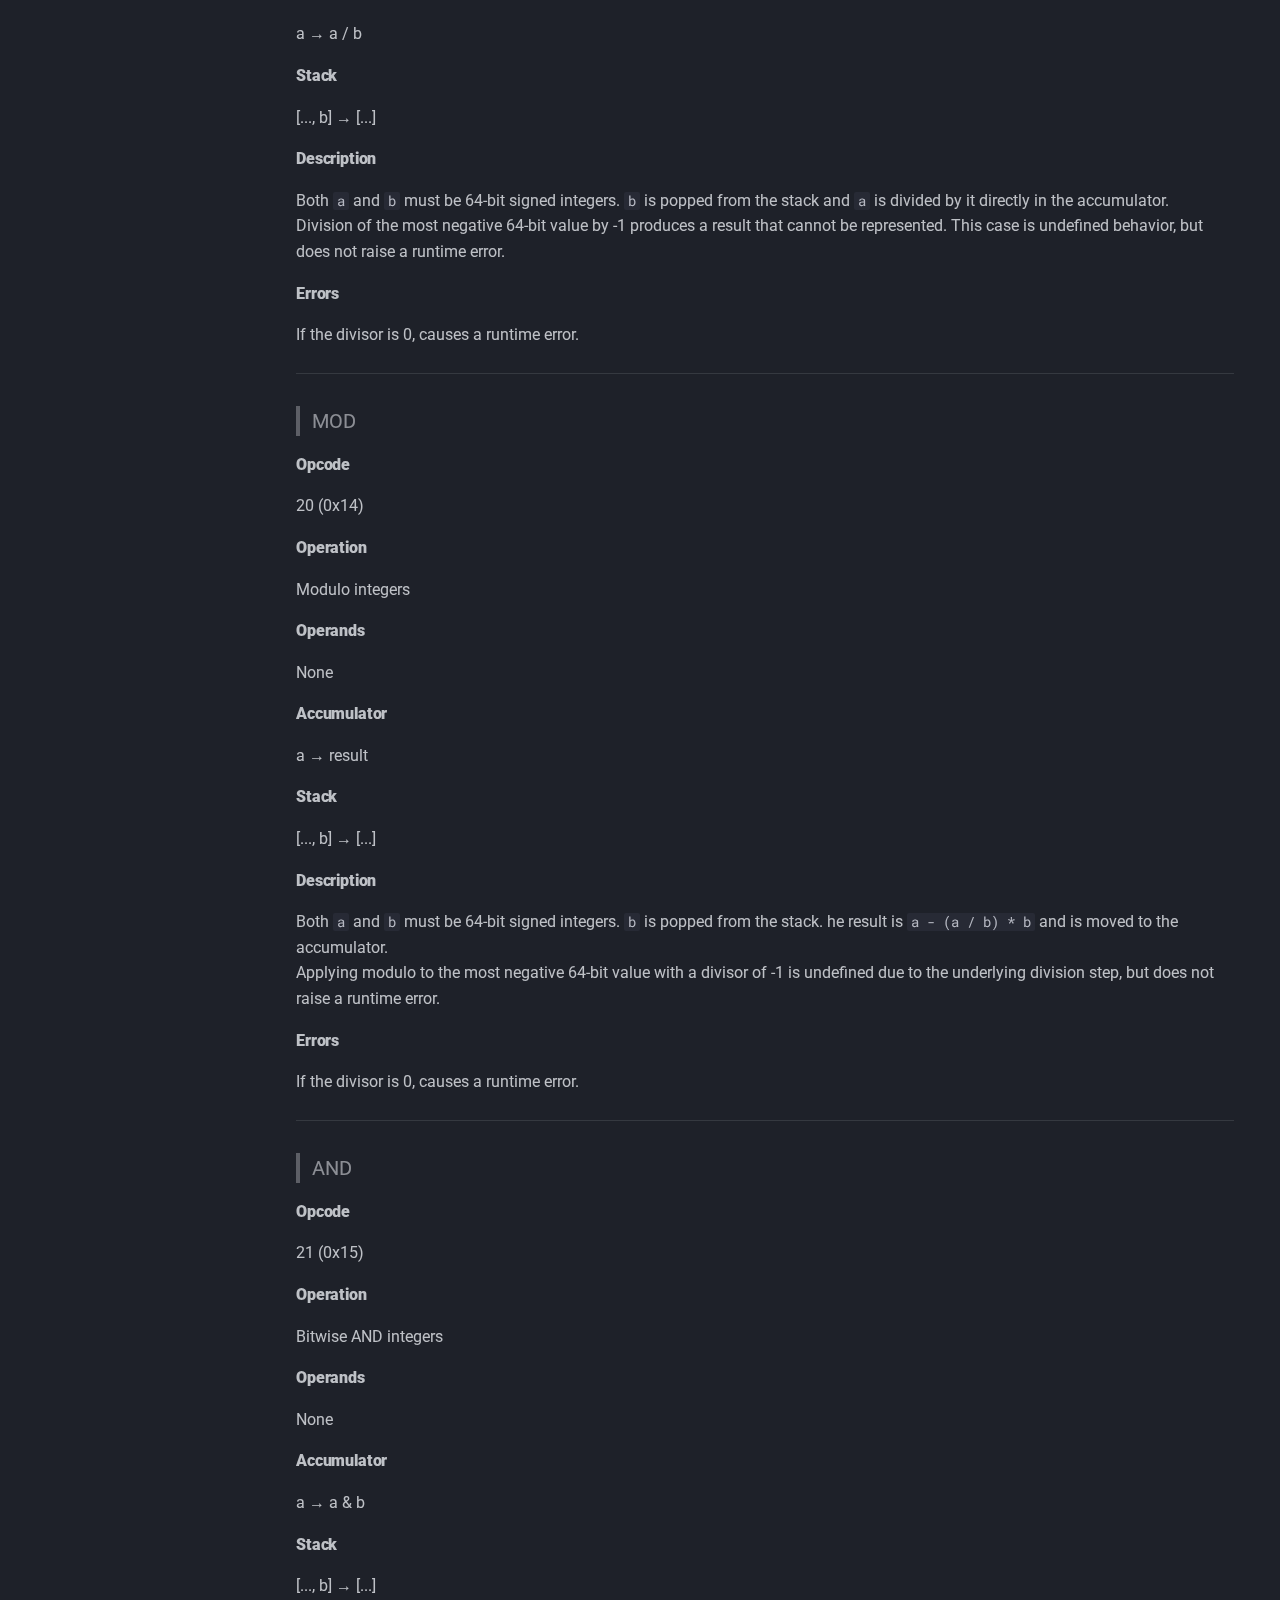
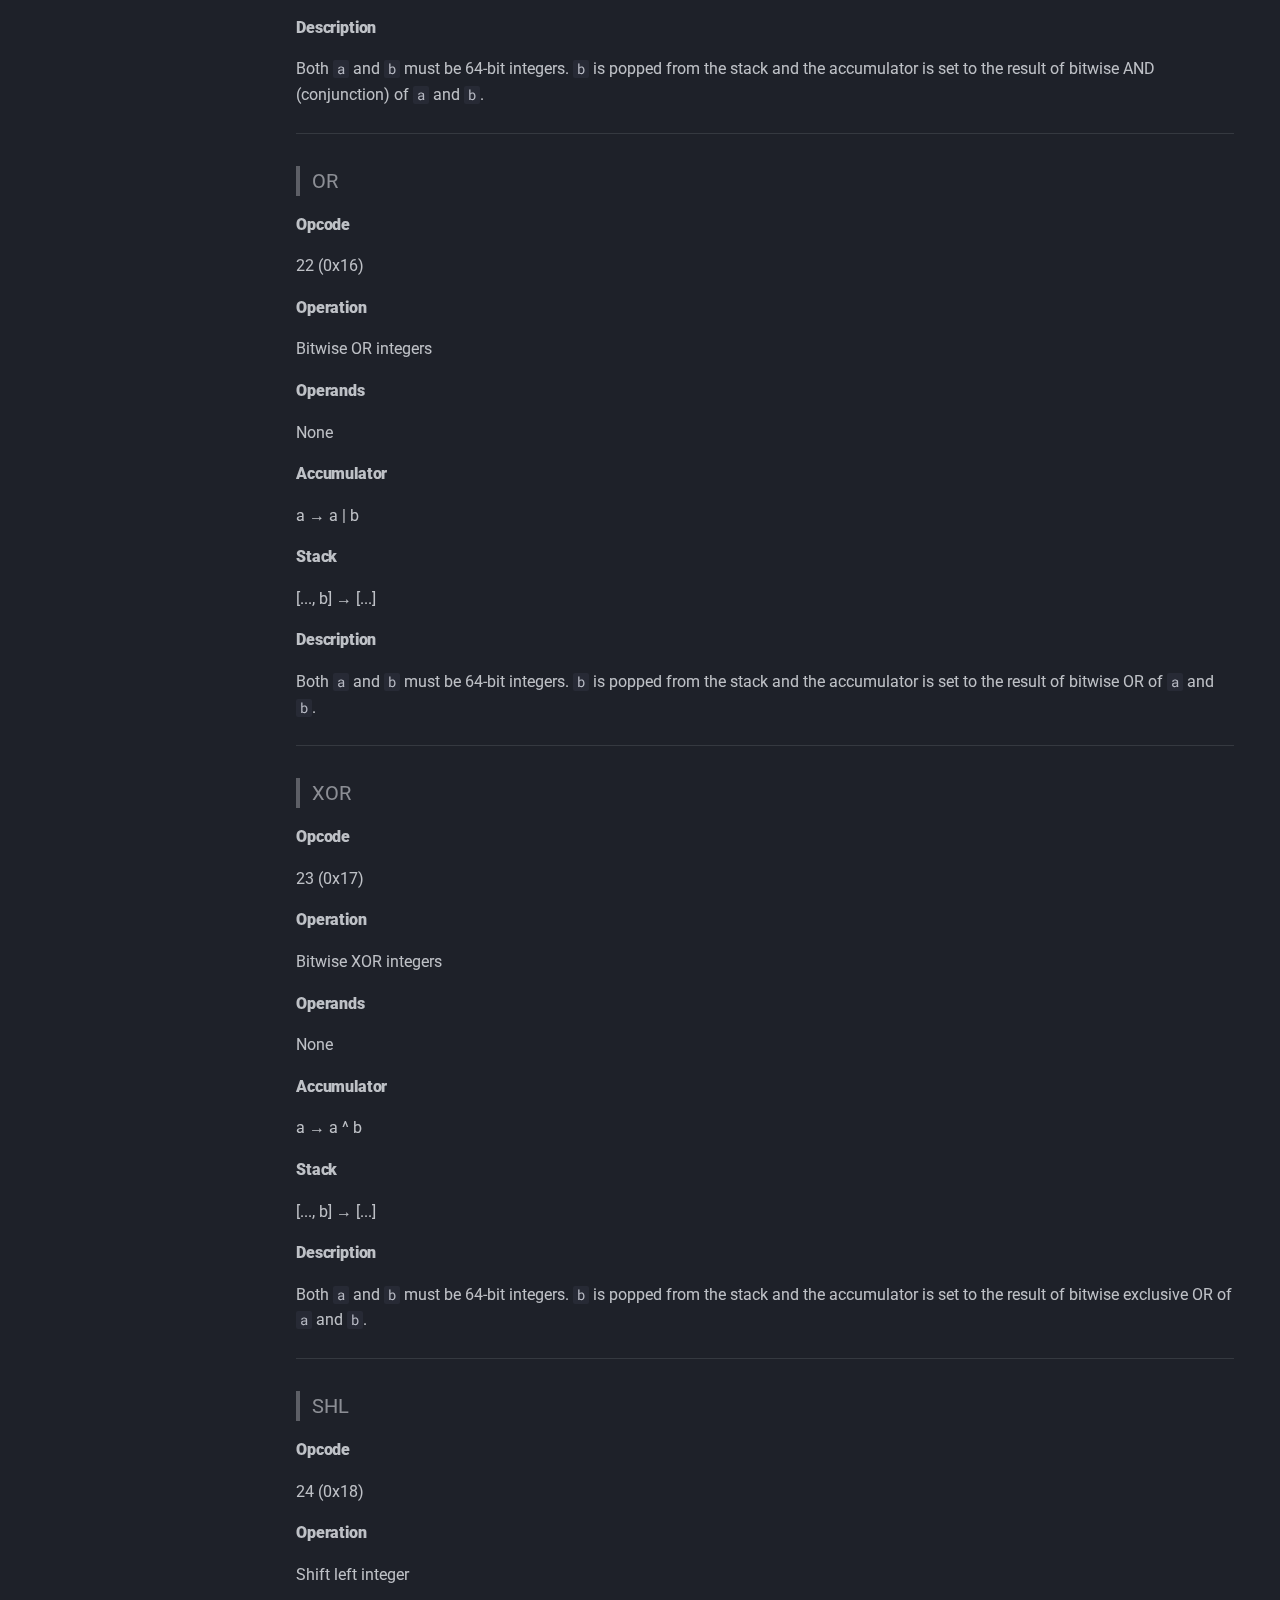
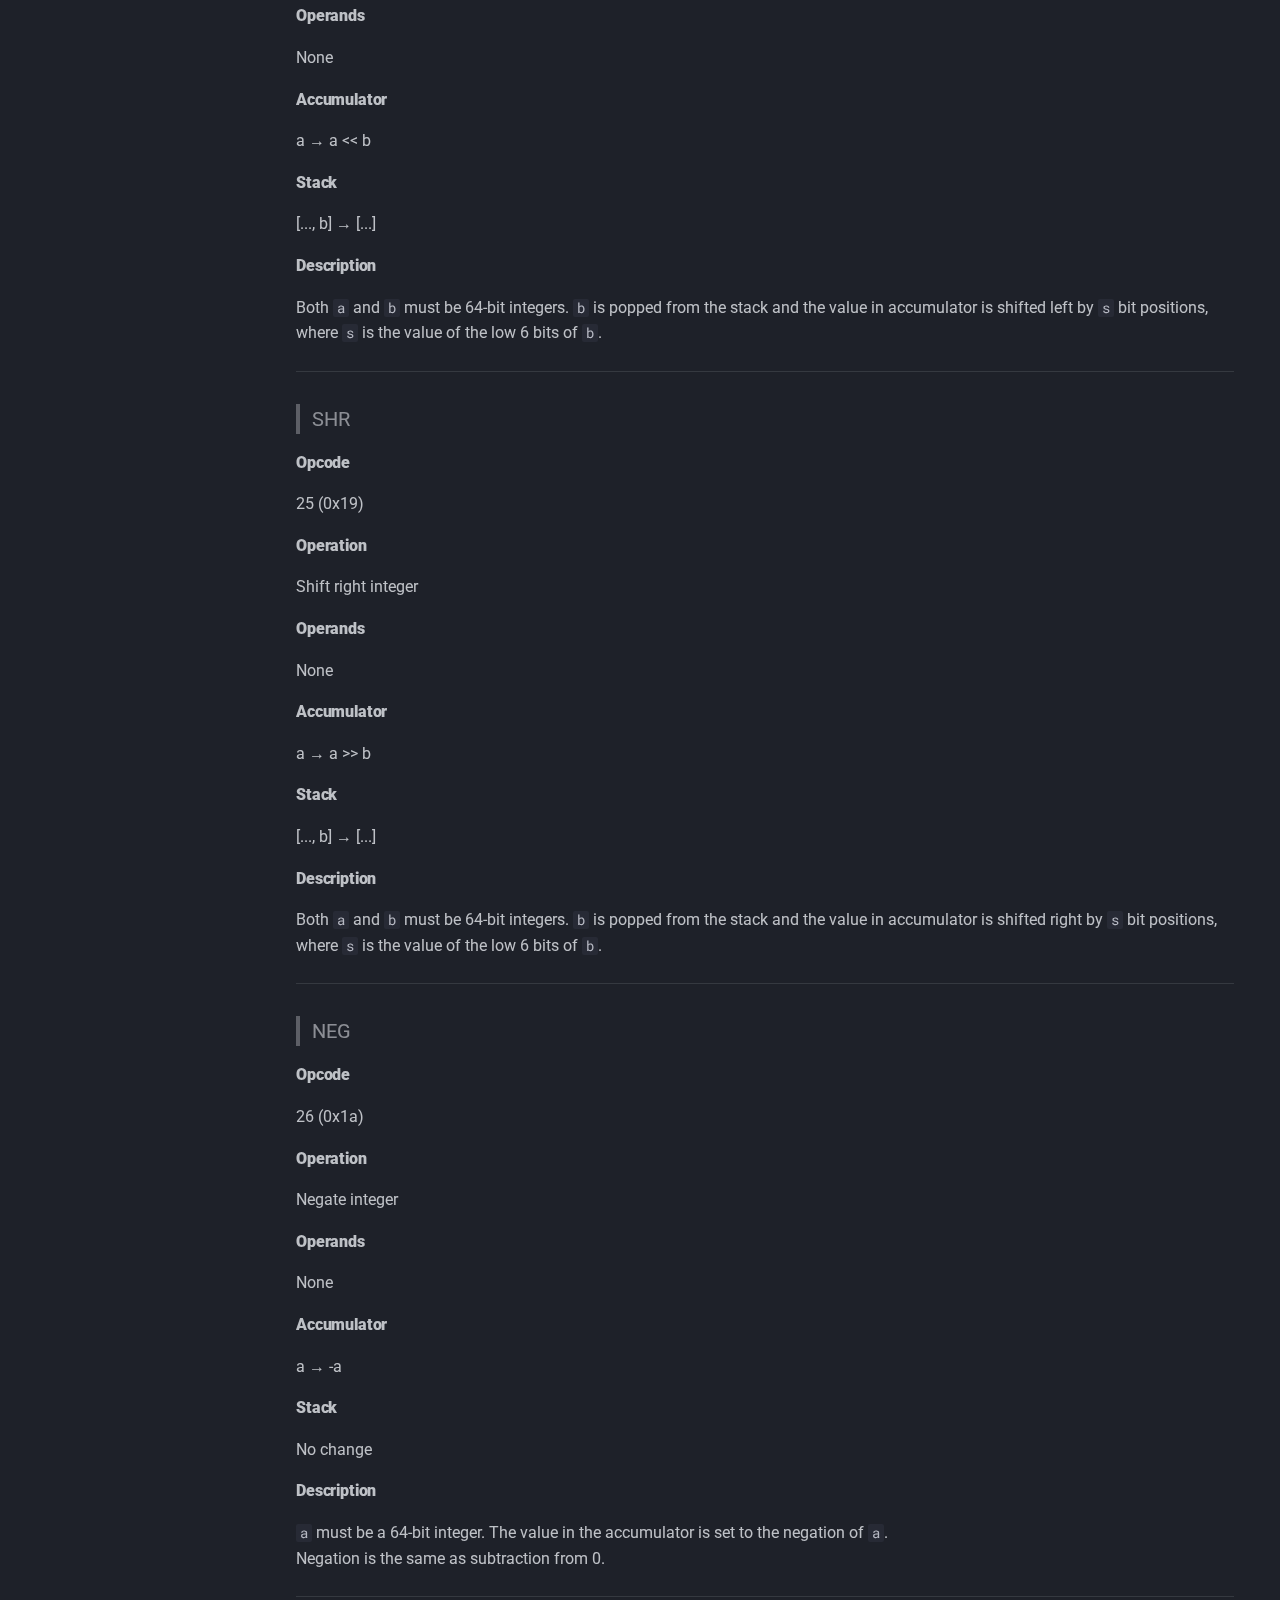
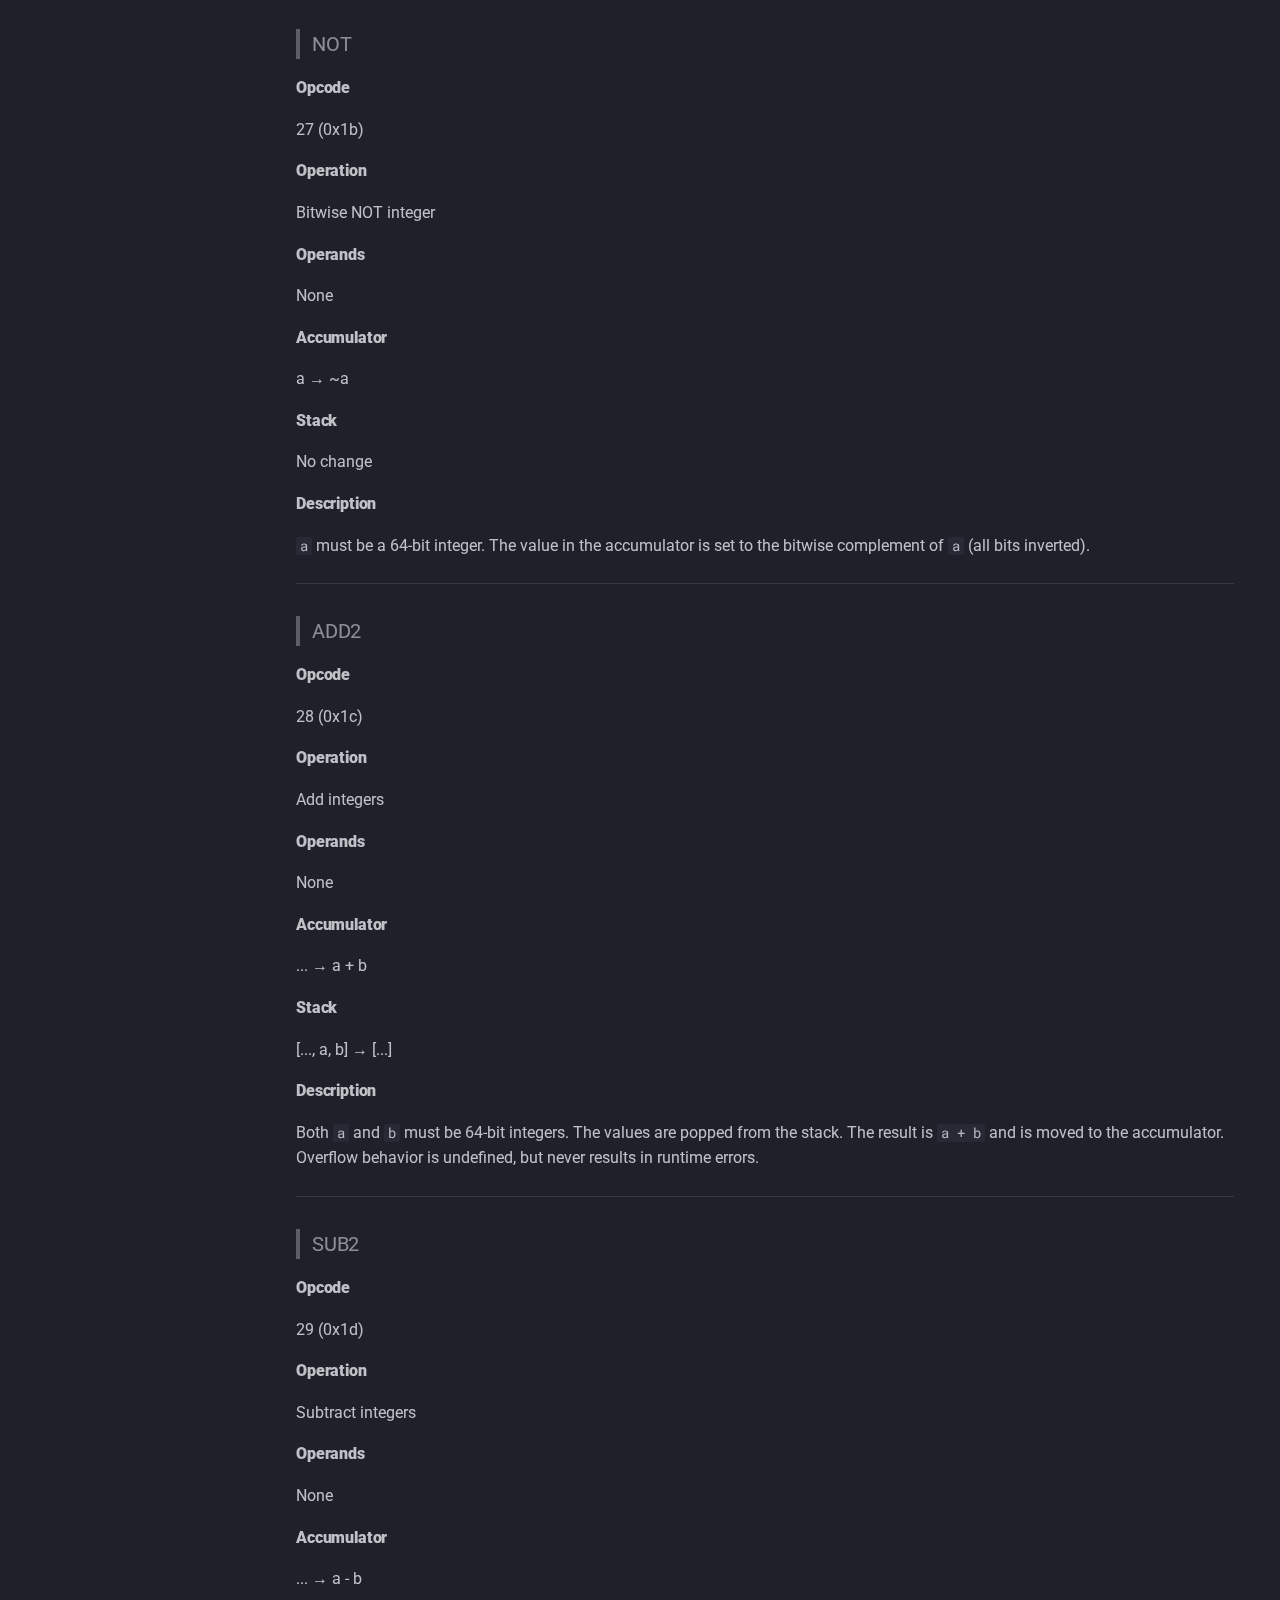
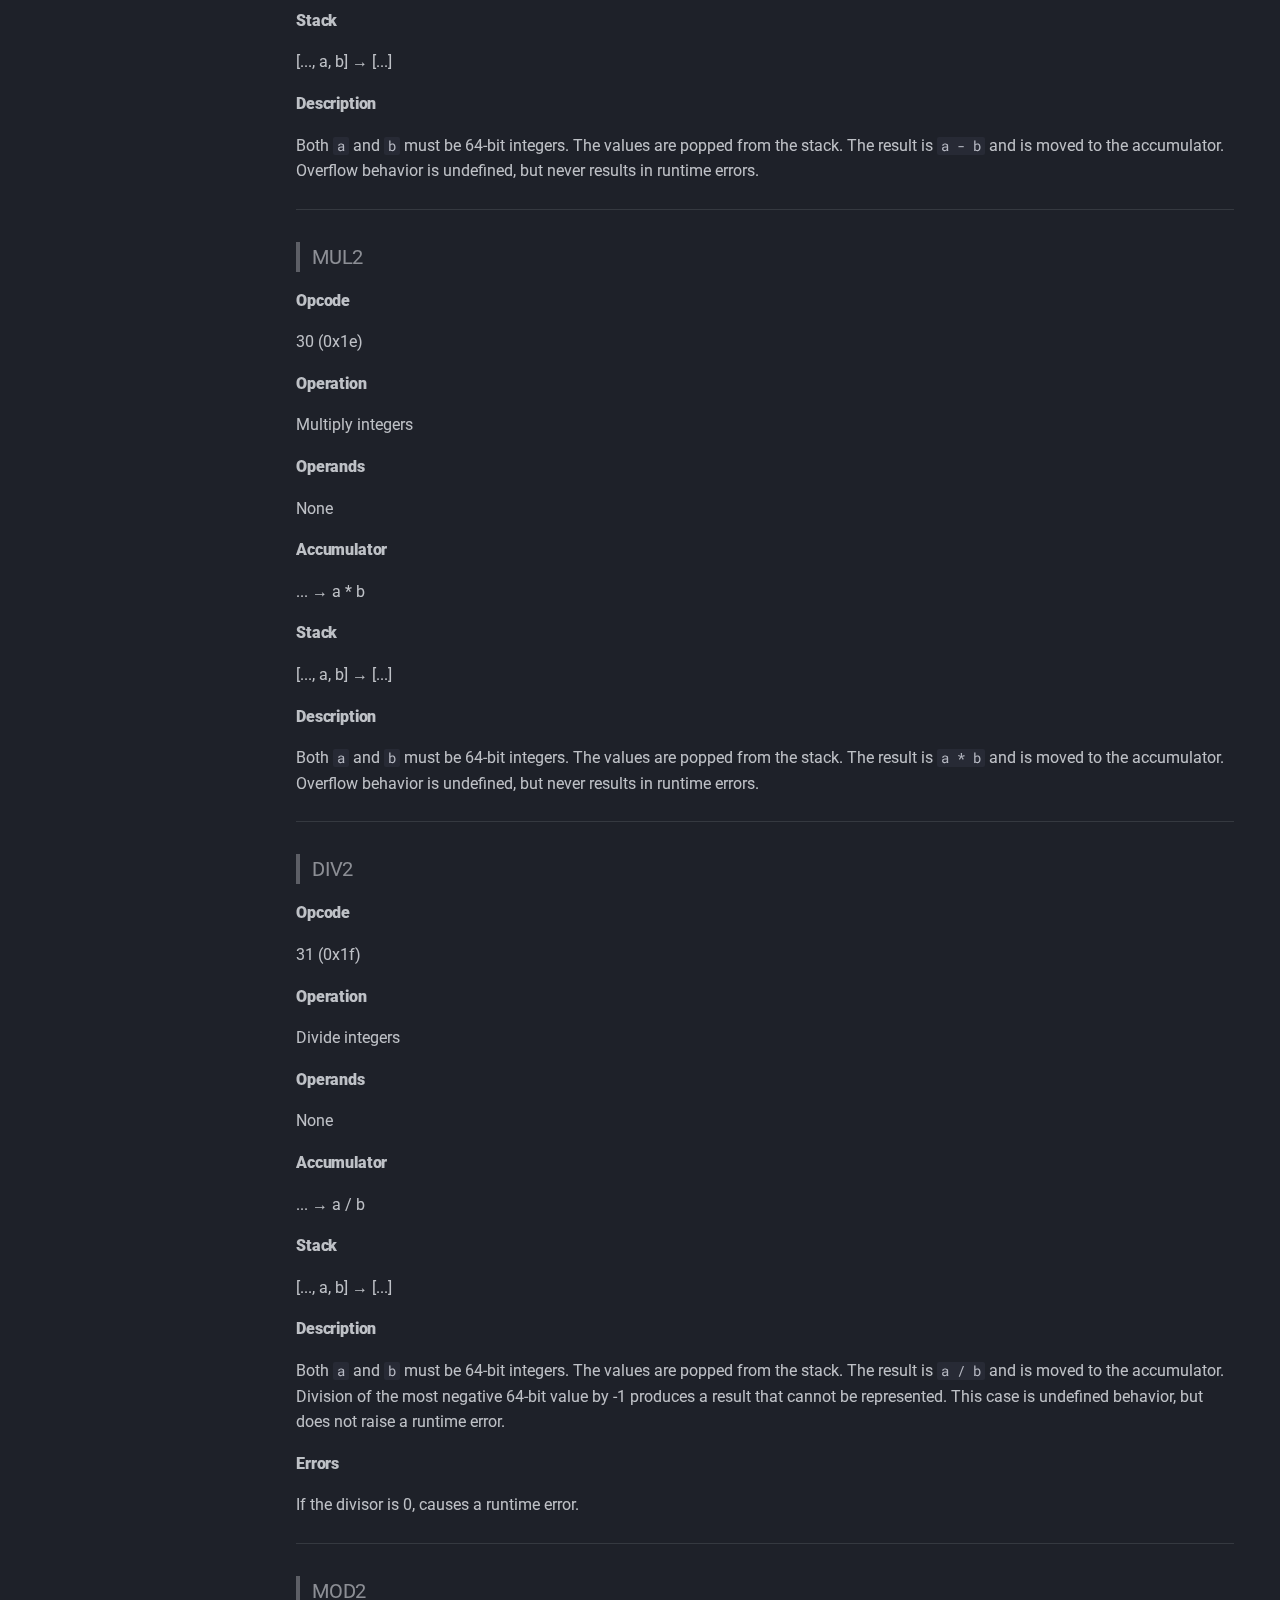
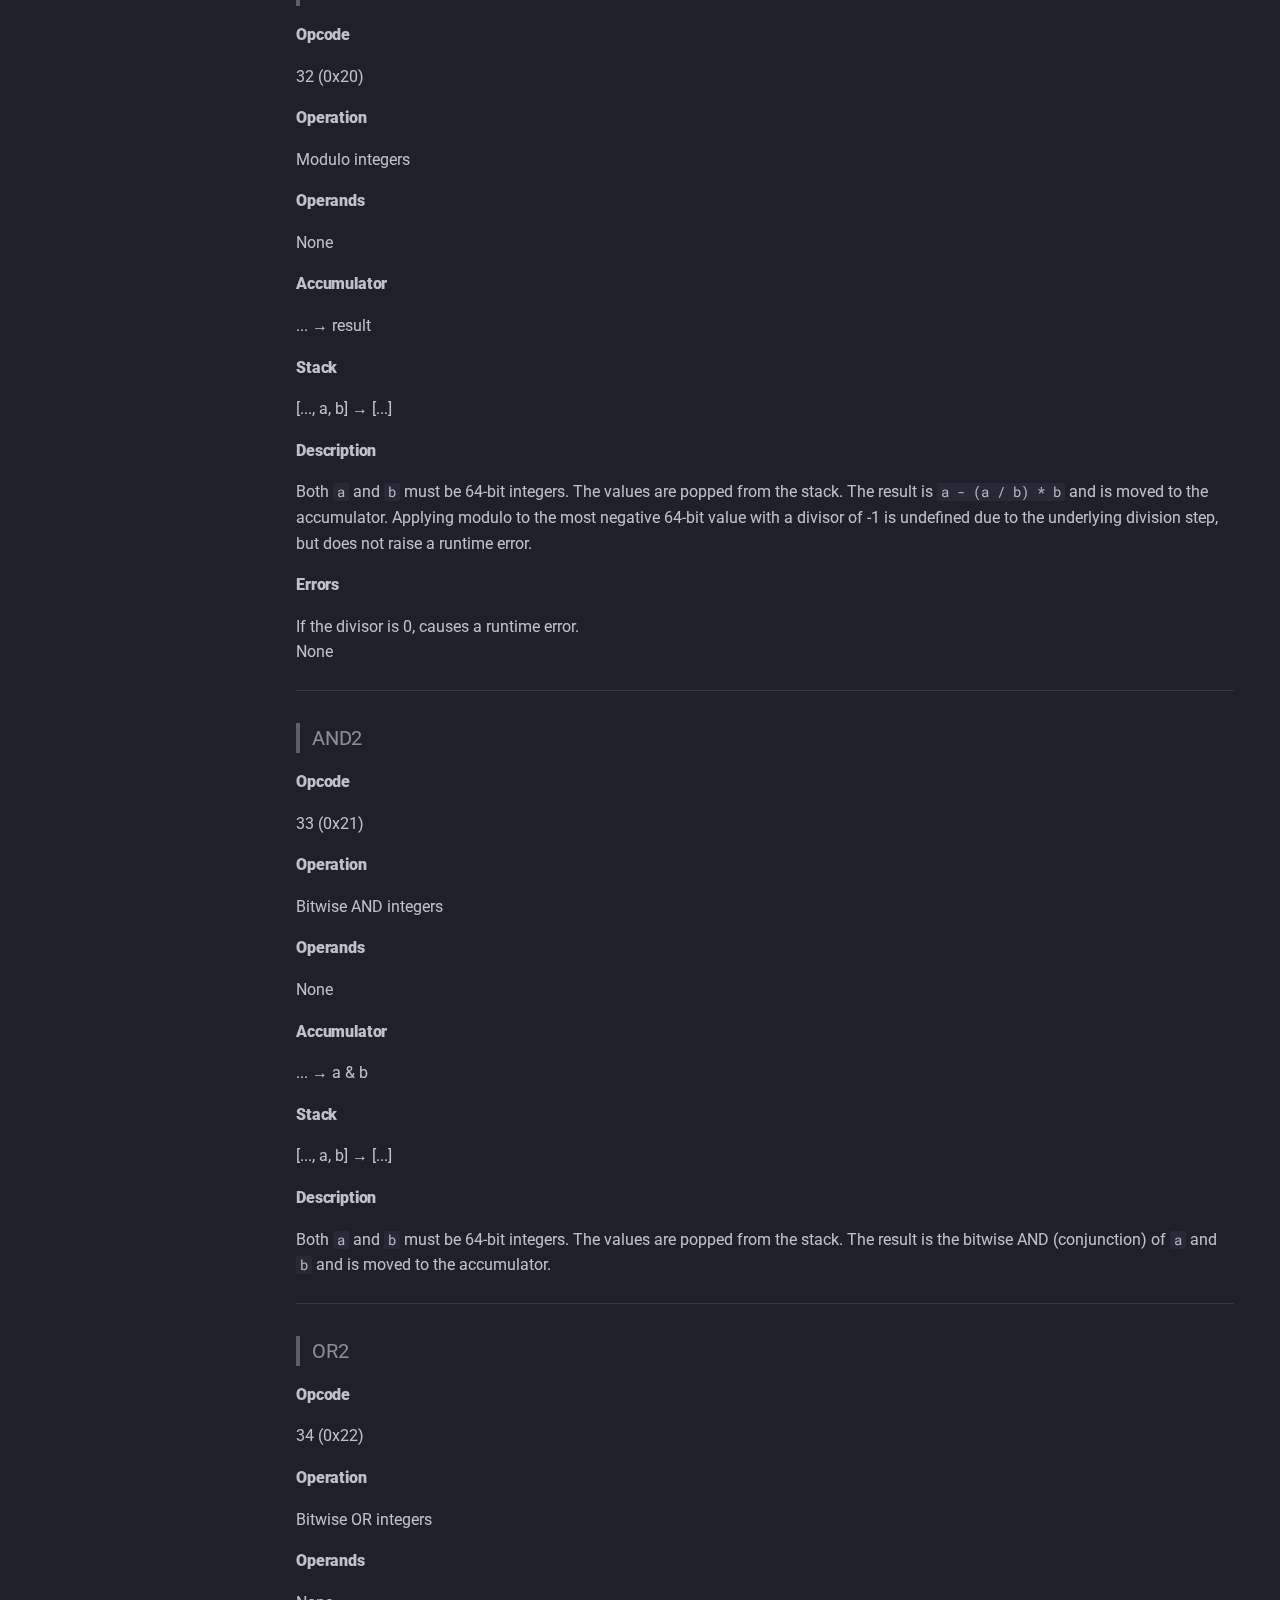
<file: instructions/index.html>
<!doctype html>
<html lang="en" class="no-js">
  <head>
    
      <meta charset="utf-8">
      <meta name="viewport" content="width=device-width,initial-scale=1">
      
      
      
      
      
      
        
      
      
      <link rel="icon" href="../assets/images/favicon.png">
      <meta name="generator" content="mkdocs-1.6.1, mkdocs-material-9.7.0">
    
    
      
        <title>Instructions - BibbleVM Specification</title>
      
    
    
      <link rel="stylesheet" href="../assets/stylesheets/main.618322db.min.css">
      
        
        <link rel="stylesheet" href="../assets/stylesheets/palette.ab4e12ef.min.css">
      
      


    
    
      
    
    
      
        
        
        <link rel="preconnect" href="https://fonts.gstatic.com" crossorigin>
        <link rel="stylesheet" href="https://fonts.googleapis.com/css?family=Roboto:300,300i,400,400i,700,700i%7CRoboto+Mono:400,400i,700,700i&display=fallback">
        <style>:root{--md-text-font:"Roboto";--md-code-font:"Roboto Mono"}</style>
      
    
    
      <link rel="stylesheet" href="../stylesheets/extra.css">
    
    <script>__md_scope=new URL("..",location),__md_hash=e=>[...e].reduce(((e,_)=>(e<<5)-e+_.charCodeAt(0)),0),__md_get=(e,_=localStorage,t=__md_scope)=>JSON.parse(_.getItem(t.pathname+"."+e)),__md_set=(e,_,t=localStorage,a=__md_scope)=>{try{t.setItem(a.pathname+"."+e,JSON.stringify(_))}catch(e){}}</script>
    
      

    
    
  </head>
  
  
    
    
    
    
    
    <body dir="ltr" data-md-color-scheme="slate" data-md-color-primary="indigo" data-md-color-accent="indigo">
  
    
    <input class="md-toggle" data-md-toggle="drawer" type="checkbox" id="__drawer" autocomplete="off">
    <input class="md-toggle" data-md-toggle="search" type="checkbox" id="__search" autocomplete="off">
    <label class="md-overlay" for="__drawer"></label>
    <div data-md-component="skip">
      
        
        <a href="#the-bibblevm-instruction-set" class="md-skip">
          Skip to content
        </a>
      
    </div>
    <div data-md-component="announce">
      
    </div>
    
    
      

  

<header class="md-header md-header--shadow" data-md-component="header">
  <nav class="md-header__inner md-grid" aria-label="Header">
    <a href=".." title="BibbleVM Specification" class="md-header__button md-logo" aria-label="BibbleVM Specification" data-md-component="logo">
      
  
  <svg xmlns="http://www.w3.org/2000/svg" viewBox="0 0 24 24"><path d="M12 8a3 3 0 0 0 3-3 3 3 0 0 0-3-3 3 3 0 0 0-3 3 3 3 0 0 0 3 3m0 3.54C9.64 9.35 6.5 8 3 8v11c3.5 0 6.64 1.35 9 3.54 2.36-2.19 5.5-3.54 9-3.54V8c-3.5 0-6.64 1.35-9 3.54"/></svg>

    </a>
    <label class="md-header__button md-icon" for="__drawer">
      
      <svg xmlns="http://www.w3.org/2000/svg" viewBox="0 0 24 24"><path d="M3 6h18v2H3zm0 5h18v2H3zm0 5h18v2H3z"/></svg>
    </label>
    <div class="md-header__title" data-md-component="header-title">
      <div class="md-header__ellipsis">
        <div class="md-header__topic">
          <span class="md-ellipsis">
            BibbleVM Specification
          </span>
        </div>
        <div class="md-header__topic" data-md-component="header-topic">
          <span class="md-ellipsis">
            
              Instructions
            
          </span>
        </div>
      </div>
    </div>
    
      
    
    
    
    
      
      
        <label class="md-header__button md-icon" for="__search">
          
          <svg xmlns="http://www.w3.org/2000/svg" viewBox="0 0 24 24"><path d="M9.5 3A6.5 6.5 0 0 1 16 9.5c0 1.61-.59 3.09-1.56 4.23l.27.27h.79l5 5-1.5 1.5-5-5v-.79l-.27-.27A6.52 6.52 0 0 1 9.5 16 6.5 6.5 0 0 1 3 9.5 6.5 6.5 0 0 1 9.5 3m0 2C7 5 5 7 5 9.5S7 14 9.5 14 14 12 14 9.5 12 5 9.5 5"/></svg>
        </label>
        <div class="md-search" data-md-component="search" role="dialog">
  <label class="md-search__overlay" for="__search"></label>
  <div class="md-search__inner" role="search">
    <form class="md-search__form" name="search">
      <input type="text" class="md-search__input" name="query" aria-label="Search" placeholder="Search" autocapitalize="off" autocorrect="off" autocomplete="off" spellcheck="false" data-md-component="search-query" required>
      <label class="md-search__icon md-icon" for="__search">
        
        <svg xmlns="http://www.w3.org/2000/svg" viewBox="0 0 24 24"><path d="M9.5 3A6.5 6.5 0 0 1 16 9.5c0 1.61-.59 3.09-1.56 4.23l.27.27h.79l5 5-1.5 1.5-5-5v-.79l-.27-.27A6.52 6.52 0 0 1 9.5 16 6.5 6.5 0 0 1 3 9.5 6.5 6.5 0 0 1 9.5 3m0 2C7 5 5 7 5 9.5S7 14 9.5 14 14 12 14 9.5 12 5 9.5 5"/></svg>
        
        <svg xmlns="http://www.w3.org/2000/svg" viewBox="0 0 24 24"><path d="M20 11v2H8l5.5 5.5-1.42 1.42L4.16 12l7.92-7.92L13.5 5.5 8 11z"/></svg>
      </label>
      <nav class="md-search__options" aria-label="Search">
        
        <button type="reset" class="md-search__icon md-icon" title="Clear" aria-label="Clear" tabindex="-1">
          
          <svg xmlns="http://www.w3.org/2000/svg" viewBox="0 0 24 24"><path d="M19 6.41 17.59 5 12 10.59 6.41 5 5 6.41 10.59 12 5 17.59 6.41 19 12 13.41 17.59 19 19 17.59 13.41 12z"/></svg>
        </button>
      </nav>
      
    </form>
    <div class="md-search__output">
      <div class="md-search__scrollwrap" tabindex="0" data-md-scrollfix>
        <div class="md-search-result" data-md-component="search-result">
          <div class="md-search-result__meta">
            Initializing search
          </div>
          <ol class="md-search-result__list" role="presentation"></ol>
        </div>
      </div>
    </div>
  </div>
</div>
      
    
    
  </nav>
  
</header>
    
    <div class="md-container" data-md-component="container">
      
      
        
          
        
      
      <main class="md-main" data-md-component="main">
        <div class="md-main__inner md-grid">
          
            
              
              <div class="md-sidebar md-sidebar--primary" data-md-component="sidebar" data-md-type="navigation" >
                <div class="md-sidebar__scrollwrap">
                  <div class="md-sidebar__inner">
                    



  

<nav class="md-nav md-nav--primary md-nav--integrated" aria-label="Navigation" data-md-level="0">
  <label class="md-nav__title" for="__drawer">
    <a href=".." title="BibbleVM Specification" class="md-nav__button md-logo" aria-label="BibbleVM Specification" data-md-component="logo">
      
  
  <svg xmlns="http://www.w3.org/2000/svg" viewBox="0 0 24 24"><path d="M12 8a3 3 0 0 0 3-3 3 3 0 0 0-3-3 3 3 0 0 0-3 3 3 3 0 0 0 3 3m0 3.54C9.64 9.35 6.5 8 3 8v11c3.5 0 6.64 1.35 9 3.54 2.36-2.19 5.5-3.54 9-3.54V8c-3.5 0-6.64 1.35-9 3.54"/></svg>

    </a>
    BibbleVM Specification
  </label>
  
  <ul class="md-nav__list" data-md-scrollfix>
    
      
      
  
  
  
  
    <li class="md-nav__item">
      <a href="../index.md" class="md-nav__link">
        
  
  
  <span class="md-ellipsis">
    
  
    Overview
  

    
  </span>
  
  

      </a>
    </li>
  

    
      
      
  
  
    
  
  
  
    <li class="md-nav__item md-nav__item--active">
      
      <input class="md-nav__toggle md-toggle" type="checkbox" id="__toc">
      
      
      
        <label class="md-nav__link md-nav__link--active" for="__toc">
          
  
  
  <span class="md-ellipsis">
    
  
    Instructions
  

    
  </span>
  
  

          <span class="md-nav__icon md-icon"></span>
        </label>
      
      <a href="./" class="md-nav__link md-nav__link--active">
        
  
  
  <span class="md-ellipsis">
    
  
    Instructions
  

    
  </span>
  
  

      </a>
      
        

<nav class="md-nav md-nav--secondary" aria-label="Table of contents">
  
  
  
  
    <label class="md-nav__title" for="__toc">
      <span class="md-nav__icon md-icon"></span>
      Table of contents
    </label>
    <ul class="md-nav__list" data-md-component="toc" data-md-scrollfix>
      
        <li class="md-nav__item">
  <a href="#the-bibblevm-instruction-set" class="md-nav__link">
    <span class="md-ellipsis">
      
        The BibbleVM Instruction Set
      
    </span>
  </a>
  
    <nav class="md-nav" aria-label="The BibbleVM Instruction Set">
      <ul class="md-nav__list">
        
          <li class="md-nav__item">
  <a href="#nop" class="md-nav__link">
    <span class="md-ellipsis">
      
        NOP
      
    </span>
  </a>
  
    <nav class="md-nav" aria-label="NOP">
      <ul class="md-nav__list">
        
          <li class="md-nav__item">
  <a href="#no-nav-nop" class="md-nav__link">
    <span class="md-ellipsis">
      
        Opcode
      
    </span>
  </a>
  
</li>
        
          <li class="md-nav__item">
  <a href="#no-nav-nop-operation" class="md-nav__link">
    <span class="md-ellipsis">
      
        Operation
      
    </span>
  </a>
  
</li>
        
          <li class="md-nav__item">
  <a href="#no-nav-nop-operands" class="md-nav__link">
    <span class="md-ellipsis">
      
        Operands
      
    </span>
  </a>
  
</li>
        
          <li class="md-nav__item">
  <a href="#no-nav-nop-acc" class="md-nav__link">
    <span class="md-ellipsis">
      
        Accumulator
      
    </span>
  </a>
  
</li>
        
          <li class="md-nav__item">
  <a href="#no-nav-nop-stack" class="md-nav__link">
    <span class="md-ellipsis">
      
        Stack
      
    </span>
  </a>
  
</li>
        
          <li class="md-nav__item">
  <a href="#no-nav-nop-desc" class="md-nav__link">
    <span class="md-ellipsis">
      
        Description
      
    </span>
  </a>
  
</li>
        
      </ul>
    </nav>
  
</li>
        
          <li class="md-nav__item">
  <a href="#hlt" class="md-nav__link">
    <span class="md-ellipsis">
      
        HLT
      
    </span>
  </a>
  
    <nav class="md-nav" aria-label="HLT">
      <ul class="md-nav__list">
        
          <li class="md-nav__item">
  <a href="#no-nav-hlt" class="md-nav__link">
    <span class="md-ellipsis">
      
        Opcode
      
    </span>
  </a>
  
</li>
        
          <li class="md-nav__item">
  <a href="#no-nav-hlt-operation" class="md-nav__link">
    <span class="md-ellipsis">
      
        Operation
      
    </span>
  </a>
  
</li>
        
          <li class="md-nav__item">
  <a href="#no-nav-hlt-operands" class="md-nav__link">
    <span class="md-ellipsis">
      
        Operands
      
    </span>
  </a>
  
</li>
        
          <li class="md-nav__item">
  <a href="#no-nav-hlt-acc" class="md-nav__link">
    <span class="md-ellipsis">
      
        Accumulator
      
    </span>
  </a>
  
</li>
        
          <li class="md-nav__item">
  <a href="#no-nav-hlt-stack" class="md-nav__link">
    <span class="md-ellipsis">
      
        Stack
      
    </span>
  </a>
  
</li>
        
          <li class="md-nav__item">
  <a href="#no-nav-hlt-desc" class="md-nav__link">
    <span class="md-ellipsis">
      
        Description
      
    </span>
  </a>
  
</li>
        
          <li class="md-nav__item">
  <a href="#no-nav-hlt-notes" class="md-nav__link">
    <span class="md-ellipsis">
      
        Notes
      
    </span>
  </a>
  
</li>
        
      </ul>
    </nav>
  
</li>
        
          <li class="md-nav__item">
  <a href="#trap" class="md-nav__link">
    <span class="md-ellipsis">
      
        TRAP
      
    </span>
  </a>
  
    <nav class="md-nav" aria-label="TRAP">
      <ul class="md-nav__list">
        
          <li class="md-nav__item">
  <a href="#no-nav-trap" class="md-nav__link">
    <span class="md-ellipsis">
      
        Opcode
      
    </span>
  </a>
  
</li>
        
          <li class="md-nav__item">
  <a href="#no-nav-trap-operation" class="md-nav__link">
    <span class="md-ellipsis">
      
        Operation
      
    </span>
  </a>
  
</li>
        
          <li class="md-nav__item">
  <a href="#no-nav-trap-operands" class="md-nav__link">
    <span class="md-ellipsis">
      
        Operands
      
    </span>
  </a>
  
</li>
        
          <li class="md-nav__item">
  <a href="#no-nav-trap-acc" class="md-nav__link">
    <span class="md-ellipsis">
      
        Accumulator
      
    </span>
  </a>
  
</li>
        
          <li class="md-nav__item">
  <a href="#no-nav-trap-stack" class="md-nav__link">
    <span class="md-ellipsis">
      
        Stack
      
    </span>
  </a>
  
</li>
        
          <li class="md-nav__item">
  <a href="#no-nav-trap-desc" class="md-nav__link">
    <span class="md-ellipsis">
      
        Description
      
    </span>
  </a>
  
</li>
        
          <li class="md-nav__item">
  <a href="#no-nav-trap-notes" class="md-nav__link">
    <span class="md-ellipsis">
      
        Notes
      
    </span>
  </a>
  
</li>
        
      </ul>
    </nav>
  
</li>
        
          <li class="md-nav__item">
  <a href="#trap_if_zero" class="md-nav__link">
    <span class="md-ellipsis">
      
        TRAP_IF_ZERO
      
    </span>
  </a>
  
    <nav class="md-nav" aria-label="TRAP_IF_ZERO">
      <ul class="md-nav__list">
        
          <li class="md-nav__item">
  <a href="#no-nav-trap_if_zero" class="md-nav__link">
    <span class="md-ellipsis">
      
        Opcode
      
    </span>
  </a>
  
</li>
        
          <li class="md-nav__item">
  <a href="#no-nav-trap_if_zero-operation" class="md-nav__link">
    <span class="md-ellipsis">
      
        Operation
      
    </span>
  </a>
  
</li>
        
          <li class="md-nav__item">
  <a href="#no-nav-trap_if_zero-operands" class="md-nav__link">
    <span class="md-ellipsis">
      
        Operands
      
    </span>
  </a>
  
</li>
        
          <li class="md-nav__item">
  <a href="#no-nav-trap_if_zero-acc" class="md-nav__link">
    <span class="md-ellipsis">
      
        Accumulator
      
    </span>
  </a>
  
</li>
        
          <li class="md-nav__item">
  <a href="#no-nav-trap_if_zero-stack" class="md-nav__link">
    <span class="md-ellipsis">
      
        Stack
      
    </span>
  </a>
  
</li>
        
          <li class="md-nav__item">
  <a href="#no-nav-trap_if_zero-desc" class="md-nav__link">
    <span class="md-ellipsis">
      
        Description
      
    </span>
  </a>
  
</li>
        
          <li class="md-nav__item">
  <a href="#no-nav-trap_if_zero-notes" class="md-nav__link">
    <span class="md-ellipsis">
      
        Notes
      
    </span>
  </a>
  
</li>
        
      </ul>
    </nav>
  
</li>
        
          <li class="md-nav__item">
  <a href="#trap_if_not_zero" class="md-nav__link">
    <span class="md-ellipsis">
      
        TRAP_IF_NOT_ZERO
      
    </span>
  </a>
  
    <nav class="md-nav" aria-label="TRAP_IF_NOT_ZERO">
      <ul class="md-nav__list">
        
          <li class="md-nav__item">
  <a href="#no-nav-trap_if_not_zero" class="md-nav__link">
    <span class="md-ellipsis">
      
        Opcode
      
    </span>
  </a>
  
</li>
        
          <li class="md-nav__item">
  <a href="#no-nav-trap_if_not_zero-operation" class="md-nav__link">
    <span class="md-ellipsis">
      
        Operation
      
    </span>
  </a>
  
</li>
        
          <li class="md-nav__item">
  <a href="#no-nav-trap_if_not_zero-operands" class="md-nav__link">
    <span class="md-ellipsis">
      
        Operands
      
    </span>
  </a>
  
</li>
        
          <li class="md-nav__item">
  <a href="#no-nav-trap_if_not_zero-acc" class="md-nav__link">
    <span class="md-ellipsis">
      
        Accumulator
      
    </span>
  </a>
  
</li>
        
          <li class="md-nav__item">
  <a href="#no-nav-trap_if_not_zero-stack" class="md-nav__link">
    <span class="md-ellipsis">
      
        Stack
      
    </span>
  </a>
  
</li>
        
          <li class="md-nav__item">
  <a href="#no-nav-trap_if_not_zero-desc" class="md-nav__link">
    <span class="md-ellipsis">
      
        Description
      
    </span>
  </a>
  
</li>
        
          <li class="md-nav__item">
  <a href="#no-nav-trap_if_not_zero-notes" class="md-nav__link">
    <span class="md-ellipsis">
      
        Notes
      
    </span>
  </a>
  
</li>
        
      </ul>
    </nav>
  
</li>
        
          <li class="md-nav__item">
  <a href="#brk" class="md-nav__link">
    <span class="md-ellipsis">
      
        BRK
      
    </span>
  </a>
  
    <nav class="md-nav" aria-label="BRK">
      <ul class="md-nav__list">
        
          <li class="md-nav__item">
  <a href="#no-nav-brk" class="md-nav__link">
    <span class="md-ellipsis">
      
        Opcode
      
    </span>
  </a>
  
</li>
        
          <li class="md-nav__item">
  <a href="#no-nav-brk-operation" class="md-nav__link">
    <span class="md-ellipsis">
      
        Operation
      
    </span>
  </a>
  
</li>
        
          <li class="md-nav__item">
  <a href="#no-nav-brk-operands" class="md-nav__link">
    <span class="md-ellipsis">
      
        Operands
      
    </span>
  </a>
  
</li>
        
          <li class="md-nav__item">
  <a href="#no-nav-brk-acc" class="md-nav__link">
    <span class="md-ellipsis">
      
        Accumulator
      
    </span>
  </a>
  
</li>
        
          <li class="md-nav__item">
  <a href="#no-nav-brk-stack" class="md-nav__link">
    <span class="md-ellipsis">
      
        Stack
      
    </span>
  </a>
  
</li>
        
          <li class="md-nav__item">
  <a href="#no-nav-brk-desc" class="md-nav__link">
    <span class="md-ellipsis">
      
        Description
      
    </span>
  </a>
  
</li>
        
      </ul>
    </nav>
  
</li>
        
          <li class="md-nav__item">
  <a href="#add" class="md-nav__link">
    <span class="md-ellipsis">
      
        ADD
      
    </span>
  </a>
  
    <nav class="md-nav" aria-label="ADD">
      <ul class="md-nav__list">
        
          <li class="md-nav__item">
  <a href="#no-nav-add" class="md-nav__link">
    <span class="md-ellipsis">
      
        Opcode
      
    </span>
  </a>
  
</li>
        
          <li class="md-nav__item">
  <a href="#no-nav-add-operation" class="md-nav__link">
    <span class="md-ellipsis">
      
        Operation
      
    </span>
  </a>
  
</li>
        
          <li class="md-nav__item">
  <a href="#no-nav-add-operands" class="md-nav__link">
    <span class="md-ellipsis">
      
        Operands
      
    </span>
  </a>
  
</li>
        
          <li class="md-nav__item">
  <a href="#no-nav-add-acc" class="md-nav__link">
    <span class="md-ellipsis">
      
        Accumulator
      
    </span>
  </a>
  
</li>
        
          <li class="md-nav__item">
  <a href="#no-nav-add-stack" class="md-nav__link">
    <span class="md-ellipsis">
      
        Stack
      
    </span>
  </a>
  
</li>
        
          <li class="md-nav__item">
  <a href="#no-nav-add-desc" class="md-nav__link">
    <span class="md-ellipsis">
      
        Description
      
    </span>
  </a>
  
</li>
        
      </ul>
    </nav>
  
</li>
        
          <li class="md-nav__item">
  <a href="#sub" class="md-nav__link">
    <span class="md-ellipsis">
      
        SUB
      
    </span>
  </a>
  
    <nav class="md-nav" aria-label="SUB">
      <ul class="md-nav__list">
        
          <li class="md-nav__item">
  <a href="#no-nav-sub" class="md-nav__link">
    <span class="md-ellipsis">
      
        Opcode
      
    </span>
  </a>
  
</li>
        
          <li class="md-nav__item">
  <a href="#no-nav-sub-operation" class="md-nav__link">
    <span class="md-ellipsis">
      
        Operation
      
    </span>
  </a>
  
</li>
        
          <li class="md-nav__item">
  <a href="#no-nav-sub-operands" class="md-nav__link">
    <span class="md-ellipsis">
      
        Operands
      
    </span>
  </a>
  
</li>
        
          <li class="md-nav__item">
  <a href="#no-nav-sub-acc" class="md-nav__link">
    <span class="md-ellipsis">
      
        Accumulator
      
    </span>
  </a>
  
</li>
        
          <li class="md-nav__item">
  <a href="#no-nav-sub-stack" class="md-nav__link">
    <span class="md-ellipsis">
      
        Stack
      
    </span>
  </a>
  
</li>
        
          <li class="md-nav__item">
  <a href="#no-nav-sub-desc" class="md-nav__link">
    <span class="md-ellipsis">
      
        Description
      
    </span>
  </a>
  
</li>
        
      </ul>
    </nav>
  
</li>
        
          <li class="md-nav__item">
  <a href="#mul" class="md-nav__link">
    <span class="md-ellipsis">
      
        MUL
      
    </span>
  </a>
  
    <nav class="md-nav" aria-label="MUL">
      <ul class="md-nav__list">
        
          <li class="md-nav__item">
  <a href="#no-nav-mul" class="md-nav__link">
    <span class="md-ellipsis">
      
        Opcode
      
    </span>
  </a>
  
</li>
        
          <li class="md-nav__item">
  <a href="#no-nav-mul-operation" class="md-nav__link">
    <span class="md-ellipsis">
      
        Operation
      
    </span>
  </a>
  
</li>
        
          <li class="md-nav__item">
  <a href="#no-nav-mul-operands" class="md-nav__link">
    <span class="md-ellipsis">
      
        Operands
      
    </span>
  </a>
  
</li>
        
          <li class="md-nav__item">
  <a href="#no-nav-mul-acc" class="md-nav__link">
    <span class="md-ellipsis">
      
        Accumulator
      
    </span>
  </a>
  
</li>
        
          <li class="md-nav__item">
  <a href="#no-nav-mul-stack" class="md-nav__link">
    <span class="md-ellipsis">
      
        Stack
      
    </span>
  </a>
  
</li>
        
          <li class="md-nav__item">
  <a href="#no-nav-mul-desc" class="md-nav__link">
    <span class="md-ellipsis">
      
        Description
      
    </span>
  </a>
  
</li>
        
      </ul>
    </nav>
  
</li>
        
          <li class="md-nav__item">
  <a href="#div" class="md-nav__link">
    <span class="md-ellipsis">
      
        DIV
      
    </span>
  </a>
  
    <nav class="md-nav" aria-label="DIV">
      <ul class="md-nav__list">
        
          <li class="md-nav__item">
  <a href="#no-nav-div" class="md-nav__link">
    <span class="md-ellipsis">
      
        Opcode
      
    </span>
  </a>
  
</li>
        
          <li class="md-nav__item">
  <a href="#no-nav-div-operation" class="md-nav__link">
    <span class="md-ellipsis">
      
        Operation
      
    </span>
  </a>
  
</li>
        
          <li class="md-nav__item">
  <a href="#no-nav-div-operands" class="md-nav__link">
    <span class="md-ellipsis">
      
        Operands
      
    </span>
  </a>
  
</li>
        
          <li class="md-nav__item">
  <a href="#no-nav-div-acc" class="md-nav__link">
    <span class="md-ellipsis">
      
        Accumulator
      
    </span>
  </a>
  
</li>
        
          <li class="md-nav__item">
  <a href="#no-nav-div-stack" class="md-nav__link">
    <span class="md-ellipsis">
      
        Stack
      
    </span>
  </a>
  
</li>
        
          <li class="md-nav__item">
  <a href="#no-nav-div-desc" class="md-nav__link">
    <span class="md-ellipsis">
      
        Description
      
    </span>
  </a>
  
</li>
        
          <li class="md-nav__item">
  <a href="#no-nav-div-errors" class="md-nav__link">
    <span class="md-ellipsis">
      
        Errors
      
    </span>
  </a>
  
</li>
        
      </ul>
    </nav>
  
</li>
        
          <li class="md-nav__item">
  <a href="#mod" class="md-nav__link">
    <span class="md-ellipsis">
      
        MOD
      
    </span>
  </a>
  
    <nav class="md-nav" aria-label="MOD">
      <ul class="md-nav__list">
        
          <li class="md-nav__item">
  <a href="#no-nav-mod" class="md-nav__link">
    <span class="md-ellipsis">
      
        Opcode
      
    </span>
  </a>
  
</li>
        
          <li class="md-nav__item">
  <a href="#no-nav-mod-operation" class="md-nav__link">
    <span class="md-ellipsis">
      
        Operation
      
    </span>
  </a>
  
</li>
        
          <li class="md-nav__item">
  <a href="#no-nav-mod-operands" class="md-nav__link">
    <span class="md-ellipsis">
      
        Operands
      
    </span>
  </a>
  
</li>
        
          <li class="md-nav__item">
  <a href="#no-nav-mod-acc" class="md-nav__link">
    <span class="md-ellipsis">
      
        Accumulator
      
    </span>
  </a>
  
</li>
        
          <li class="md-nav__item">
  <a href="#no-nav-mod-stack" class="md-nav__link">
    <span class="md-ellipsis">
      
        Stack
      
    </span>
  </a>
  
</li>
        
          <li class="md-nav__item">
  <a href="#no-nav-mod-desc" class="md-nav__link">
    <span class="md-ellipsis">
      
        Description
      
    </span>
  </a>
  
</li>
        
          <li class="md-nav__item">
  <a href="#no-nav-mod-errors" class="md-nav__link">
    <span class="md-ellipsis">
      
        Errors
      
    </span>
  </a>
  
</li>
        
      </ul>
    </nav>
  
</li>
        
          <li class="md-nav__item">
  <a href="#and" class="md-nav__link">
    <span class="md-ellipsis">
      
        AND
      
    </span>
  </a>
  
    <nav class="md-nav" aria-label="AND">
      <ul class="md-nav__list">
        
          <li class="md-nav__item">
  <a href="#no-nav-and" class="md-nav__link">
    <span class="md-ellipsis">
      
        Opcode
      
    </span>
  </a>
  
</li>
        
          <li class="md-nav__item">
  <a href="#no-nav-and-operation" class="md-nav__link">
    <span class="md-ellipsis">
      
        Operation
      
    </span>
  </a>
  
</li>
        
          <li class="md-nav__item">
  <a href="#no-nav-and-operands" class="md-nav__link">
    <span class="md-ellipsis">
      
        Operands
      
    </span>
  </a>
  
</li>
        
          <li class="md-nav__item">
  <a href="#no-nav-and-acc" class="md-nav__link">
    <span class="md-ellipsis">
      
        Accumulator
      
    </span>
  </a>
  
</li>
        
          <li class="md-nav__item">
  <a href="#no-nav-and-stack" class="md-nav__link">
    <span class="md-ellipsis">
      
        Stack
      
    </span>
  </a>
  
</li>
        
          <li class="md-nav__item">
  <a href="#no-nav-and-desc" class="md-nav__link">
    <span class="md-ellipsis">
      
        Description
      
    </span>
  </a>
  
</li>
        
      </ul>
    </nav>
  
</li>
        
          <li class="md-nav__item">
  <a href="#or" class="md-nav__link">
    <span class="md-ellipsis">
      
        OR
      
    </span>
  </a>
  
    <nav class="md-nav" aria-label="OR">
      <ul class="md-nav__list">
        
          <li class="md-nav__item">
  <a href="#no-nav-or" class="md-nav__link">
    <span class="md-ellipsis">
      
        Opcode
      
    </span>
  </a>
  
</li>
        
          <li class="md-nav__item">
  <a href="#no-nav-or-operation" class="md-nav__link">
    <span class="md-ellipsis">
      
        Operation
      
    </span>
  </a>
  
</li>
        
          <li class="md-nav__item">
  <a href="#no-nav-or-operands" class="md-nav__link">
    <span class="md-ellipsis">
      
        Operands
      
    </span>
  </a>
  
</li>
        
          <li class="md-nav__item">
  <a href="#no-nav-or-acc" class="md-nav__link">
    <span class="md-ellipsis">
      
        Accumulator
      
    </span>
  </a>
  
</li>
        
          <li class="md-nav__item">
  <a href="#no-nav-or-stack" class="md-nav__link">
    <span class="md-ellipsis">
      
        Stack
      
    </span>
  </a>
  
</li>
        
          <li class="md-nav__item">
  <a href="#no-nav-or-desc" class="md-nav__link">
    <span class="md-ellipsis">
      
        Description
      
    </span>
  </a>
  
</li>
        
      </ul>
    </nav>
  
</li>
        
          <li class="md-nav__item">
  <a href="#xor" class="md-nav__link">
    <span class="md-ellipsis">
      
        XOR
      
    </span>
  </a>
  
    <nav class="md-nav" aria-label="XOR">
      <ul class="md-nav__list">
        
          <li class="md-nav__item">
  <a href="#no-nav-xor" class="md-nav__link">
    <span class="md-ellipsis">
      
        Opcode
      
    </span>
  </a>
  
</li>
        
          <li class="md-nav__item">
  <a href="#no-nav-xor-operation" class="md-nav__link">
    <span class="md-ellipsis">
      
        Operation
      
    </span>
  </a>
  
</li>
        
          <li class="md-nav__item">
  <a href="#no-nav-xor-operands" class="md-nav__link">
    <span class="md-ellipsis">
      
        Operands
      
    </span>
  </a>
  
</li>
        
          <li class="md-nav__item">
  <a href="#no-nav-xor-acc" class="md-nav__link">
    <span class="md-ellipsis">
      
        Accumulator
      
    </span>
  </a>
  
</li>
        
          <li class="md-nav__item">
  <a href="#no-nav-xor-stack" class="md-nav__link">
    <span class="md-ellipsis">
      
        Stack
      
    </span>
  </a>
  
</li>
        
          <li class="md-nav__item">
  <a href="#no-nav-xor-desc" class="md-nav__link">
    <span class="md-ellipsis">
      
        Description
      
    </span>
  </a>
  
</li>
        
      </ul>
    </nav>
  
</li>
        
          <li class="md-nav__item">
  <a href="#shl" class="md-nav__link">
    <span class="md-ellipsis">
      
        SHL
      
    </span>
  </a>
  
    <nav class="md-nav" aria-label="SHL">
      <ul class="md-nav__list">
        
          <li class="md-nav__item">
  <a href="#no-nav-shl" class="md-nav__link">
    <span class="md-ellipsis">
      
        Opcode
      
    </span>
  </a>
  
</li>
        
          <li class="md-nav__item">
  <a href="#no-nav-shl-operation" class="md-nav__link">
    <span class="md-ellipsis">
      
        Operation
      
    </span>
  </a>
  
</li>
        
          <li class="md-nav__item">
  <a href="#no-nav-shl-operands" class="md-nav__link">
    <span class="md-ellipsis">
      
        Operands
      
    </span>
  </a>
  
</li>
        
          <li class="md-nav__item">
  <a href="#no-nav-shl-acc" class="md-nav__link">
    <span class="md-ellipsis">
      
        Accumulator
      
    </span>
  </a>
  
</li>
        
          <li class="md-nav__item">
  <a href="#no-nav-shl-stack" class="md-nav__link">
    <span class="md-ellipsis">
      
        Stack
      
    </span>
  </a>
  
</li>
        
          <li class="md-nav__item">
  <a href="#no-nav-shl-desc" class="md-nav__link">
    <span class="md-ellipsis">
      
        Description
      
    </span>
  </a>
  
</li>
        
      </ul>
    </nav>
  
</li>
        
          <li class="md-nav__item">
  <a href="#shr" class="md-nav__link">
    <span class="md-ellipsis">
      
        SHR
      
    </span>
  </a>
  
    <nav class="md-nav" aria-label="SHR">
      <ul class="md-nav__list">
        
          <li class="md-nav__item">
  <a href="#no-nav-shr" class="md-nav__link">
    <span class="md-ellipsis">
      
        Opcode
      
    </span>
  </a>
  
</li>
        
          <li class="md-nav__item">
  <a href="#no-nav-shr-operation" class="md-nav__link">
    <span class="md-ellipsis">
      
        Operation
      
    </span>
  </a>
  
</li>
        
          <li class="md-nav__item">
  <a href="#no-nav-shr-operands" class="md-nav__link">
    <span class="md-ellipsis">
      
        Operands
      
    </span>
  </a>
  
</li>
        
          <li class="md-nav__item">
  <a href="#no-nav-shr-acc" class="md-nav__link">
    <span class="md-ellipsis">
      
        Accumulator
      
    </span>
  </a>
  
</li>
        
          <li class="md-nav__item">
  <a href="#no-nav-shr-stack" class="md-nav__link">
    <span class="md-ellipsis">
      
        Stack
      
    </span>
  </a>
  
</li>
        
          <li class="md-nav__item">
  <a href="#no-nav-shr-desc" class="md-nav__link">
    <span class="md-ellipsis">
      
        Description
      
    </span>
  </a>
  
</li>
        
      </ul>
    </nav>
  
</li>
        
          <li class="md-nav__item">
  <a href="#neg" class="md-nav__link">
    <span class="md-ellipsis">
      
        NEG
      
    </span>
  </a>
  
    <nav class="md-nav" aria-label="NEG">
      <ul class="md-nav__list">
        
          <li class="md-nav__item">
  <a href="#no-nav-neg" class="md-nav__link">
    <span class="md-ellipsis">
      
        Opcode
      
    </span>
  </a>
  
</li>
        
          <li class="md-nav__item">
  <a href="#no-nav-neg-operation" class="md-nav__link">
    <span class="md-ellipsis">
      
        Operation
      
    </span>
  </a>
  
</li>
        
          <li class="md-nav__item">
  <a href="#no-nav-neg-operands" class="md-nav__link">
    <span class="md-ellipsis">
      
        Operands
      
    </span>
  </a>
  
</li>
        
          <li class="md-nav__item">
  <a href="#no-nav-neg-acc" class="md-nav__link">
    <span class="md-ellipsis">
      
        Accumulator
      
    </span>
  </a>
  
</li>
        
          <li class="md-nav__item">
  <a href="#no-nav-neg-stack" class="md-nav__link">
    <span class="md-ellipsis">
      
        Stack
      
    </span>
  </a>
  
</li>
        
          <li class="md-nav__item">
  <a href="#no-nav-neg-desc" class="md-nav__link">
    <span class="md-ellipsis">
      
        Description
      
    </span>
  </a>
  
</li>
        
      </ul>
    </nav>
  
</li>
        
          <li class="md-nav__item">
  <a href="#not" class="md-nav__link">
    <span class="md-ellipsis">
      
        NOT
      
    </span>
  </a>
  
    <nav class="md-nav" aria-label="NOT">
      <ul class="md-nav__list">
        
          <li class="md-nav__item">
  <a href="#no-nav-not" class="md-nav__link">
    <span class="md-ellipsis">
      
        Opcode
      
    </span>
  </a>
  
</li>
        
          <li class="md-nav__item">
  <a href="#no-nav-not-operation" class="md-nav__link">
    <span class="md-ellipsis">
      
        Operation
      
    </span>
  </a>
  
</li>
        
          <li class="md-nav__item">
  <a href="#no-nav-not-operands" class="md-nav__link">
    <span class="md-ellipsis">
      
        Operands
      
    </span>
  </a>
  
</li>
        
          <li class="md-nav__item">
  <a href="#no-nav-not-acc" class="md-nav__link">
    <span class="md-ellipsis">
      
        Accumulator
      
    </span>
  </a>
  
</li>
        
          <li class="md-nav__item">
  <a href="#no-nav-not-stack" class="md-nav__link">
    <span class="md-ellipsis">
      
        Stack
      
    </span>
  </a>
  
</li>
        
          <li class="md-nav__item">
  <a href="#no-nav-not-desc" class="md-nav__link">
    <span class="md-ellipsis">
      
        Description
      
    </span>
  </a>
  
</li>
        
      </ul>
    </nav>
  
</li>
        
          <li class="md-nav__item">
  <a href="#add2" class="md-nav__link">
    <span class="md-ellipsis">
      
        ADD2
      
    </span>
  </a>
  
    <nav class="md-nav" aria-label="ADD2">
      <ul class="md-nav__list">
        
          <li class="md-nav__item">
  <a href="#no-nav-add2" class="md-nav__link">
    <span class="md-ellipsis">
      
        Opcode
      
    </span>
  </a>
  
</li>
        
          <li class="md-nav__item">
  <a href="#no-nav-add2-operation" class="md-nav__link">
    <span class="md-ellipsis">
      
        Operation
      
    </span>
  </a>
  
</li>
        
          <li class="md-nav__item">
  <a href="#no-nav-add2-operands" class="md-nav__link">
    <span class="md-ellipsis">
      
        Operands
      
    </span>
  </a>
  
</li>
        
          <li class="md-nav__item">
  <a href="#no-nav-add2-acc" class="md-nav__link">
    <span class="md-ellipsis">
      
        Accumulator
      
    </span>
  </a>
  
</li>
        
          <li class="md-nav__item">
  <a href="#no-nav-add2-stack" class="md-nav__link">
    <span class="md-ellipsis">
      
        Stack
      
    </span>
  </a>
  
</li>
        
          <li class="md-nav__item">
  <a href="#no-nav-add2-desc" class="md-nav__link">
    <span class="md-ellipsis">
      
        Description
      
    </span>
  </a>
  
</li>
        
      </ul>
    </nav>
  
</li>
        
          <li class="md-nav__item">
  <a href="#sub2" class="md-nav__link">
    <span class="md-ellipsis">
      
        SUB2
      
    </span>
  </a>
  
    <nav class="md-nav" aria-label="SUB2">
      <ul class="md-nav__list">
        
          <li class="md-nav__item">
  <a href="#no-nav-sub2" class="md-nav__link">
    <span class="md-ellipsis">
      
        Opcode
      
    </span>
  </a>
  
</li>
        
          <li class="md-nav__item">
  <a href="#no-nav-sub2-operation" class="md-nav__link">
    <span class="md-ellipsis">
      
        Operation
      
    </span>
  </a>
  
</li>
        
          <li class="md-nav__item">
  <a href="#no-nav-sub2-operands" class="md-nav__link">
    <span class="md-ellipsis">
      
        Operands
      
    </span>
  </a>
  
</li>
        
          <li class="md-nav__item">
  <a href="#no-nav-sub2-acc" class="md-nav__link">
    <span class="md-ellipsis">
      
        Accumulator
      
    </span>
  </a>
  
</li>
        
          <li class="md-nav__item">
  <a href="#no-nav-sub2-stack" class="md-nav__link">
    <span class="md-ellipsis">
      
        Stack
      
    </span>
  </a>
  
</li>
        
          <li class="md-nav__item">
  <a href="#no-nav-sub2-desc" class="md-nav__link">
    <span class="md-ellipsis">
      
        Description
      
    </span>
  </a>
  
</li>
        
      </ul>
    </nav>
  
</li>
        
          <li class="md-nav__item">
  <a href="#mul2" class="md-nav__link">
    <span class="md-ellipsis">
      
        MUL2
      
    </span>
  </a>
  
    <nav class="md-nav" aria-label="MUL2">
      <ul class="md-nav__list">
        
          <li class="md-nav__item">
  <a href="#no-nav-mul2" class="md-nav__link">
    <span class="md-ellipsis">
      
        Opcode
      
    </span>
  </a>
  
</li>
        
          <li class="md-nav__item">
  <a href="#no-nav-mul2-operation" class="md-nav__link">
    <span class="md-ellipsis">
      
        Operation
      
    </span>
  </a>
  
</li>
        
          <li class="md-nav__item">
  <a href="#no-nav-mul2-operands" class="md-nav__link">
    <span class="md-ellipsis">
      
        Operands
      
    </span>
  </a>
  
</li>
        
          <li class="md-nav__item">
  <a href="#no-nav-mul2-acc" class="md-nav__link">
    <span class="md-ellipsis">
      
        Accumulator
      
    </span>
  </a>
  
</li>
        
          <li class="md-nav__item">
  <a href="#no-nav-mul2-stack" class="md-nav__link">
    <span class="md-ellipsis">
      
        Stack
      
    </span>
  </a>
  
</li>
        
          <li class="md-nav__item">
  <a href="#no-nav-mul2-desc" class="md-nav__link">
    <span class="md-ellipsis">
      
        Description
      
    </span>
  </a>
  
</li>
        
      </ul>
    </nav>
  
</li>
        
          <li class="md-nav__item">
  <a href="#div2" class="md-nav__link">
    <span class="md-ellipsis">
      
        DIV2
      
    </span>
  </a>
  
    <nav class="md-nav" aria-label="DIV2">
      <ul class="md-nav__list">
        
          <li class="md-nav__item">
  <a href="#no-nav-div2" class="md-nav__link">
    <span class="md-ellipsis">
      
        Opcode
      
    </span>
  </a>
  
</li>
        
          <li class="md-nav__item">
  <a href="#no-nav-div2-operation" class="md-nav__link">
    <span class="md-ellipsis">
      
        Operation
      
    </span>
  </a>
  
</li>
        
          <li class="md-nav__item">
  <a href="#no-nav-div2-operands" class="md-nav__link">
    <span class="md-ellipsis">
      
        Operands
      
    </span>
  </a>
  
</li>
        
          <li class="md-nav__item">
  <a href="#no-nav-div2-acc" class="md-nav__link">
    <span class="md-ellipsis">
      
        Accumulator
      
    </span>
  </a>
  
</li>
        
          <li class="md-nav__item">
  <a href="#no-nav-div2-stack" class="md-nav__link">
    <span class="md-ellipsis">
      
        Stack
      
    </span>
  </a>
  
</li>
        
          <li class="md-nav__item">
  <a href="#no-nav-div2-desc" class="md-nav__link">
    <span class="md-ellipsis">
      
        Description
      
    </span>
  </a>
  
</li>
        
          <li class="md-nav__item">
  <a href="#no-nav-div2-errors" class="md-nav__link">
    <span class="md-ellipsis">
      
        Errors
      
    </span>
  </a>
  
</li>
        
      </ul>
    </nav>
  
</li>
        
          <li class="md-nav__item">
  <a href="#mod2" class="md-nav__link">
    <span class="md-ellipsis">
      
        MOD2
      
    </span>
  </a>
  
    <nav class="md-nav" aria-label="MOD2">
      <ul class="md-nav__list">
        
          <li class="md-nav__item">
  <a href="#no-nav-mod2" class="md-nav__link">
    <span class="md-ellipsis">
      
        Opcode
      
    </span>
  </a>
  
</li>
        
          <li class="md-nav__item">
  <a href="#no-nav-mod2-operation" class="md-nav__link">
    <span class="md-ellipsis">
      
        Operation
      
    </span>
  </a>
  
</li>
        
          <li class="md-nav__item">
  <a href="#no-nav-mod2-operands" class="md-nav__link">
    <span class="md-ellipsis">
      
        Operands
      
    </span>
  </a>
  
</li>
        
          <li class="md-nav__item">
  <a href="#no-nav-mod2-acc" class="md-nav__link">
    <span class="md-ellipsis">
      
        Accumulator
      
    </span>
  </a>
  
</li>
        
          <li class="md-nav__item">
  <a href="#no-nav-mod2-stack" class="md-nav__link">
    <span class="md-ellipsis">
      
        Stack
      
    </span>
  </a>
  
</li>
        
          <li class="md-nav__item">
  <a href="#no-nav-mod2-desc" class="md-nav__link">
    <span class="md-ellipsis">
      
        Description
      
    </span>
  </a>
  
</li>
        
          <li class="md-nav__item">
  <a href="#no-nav-mod2-errors" class="md-nav__link">
    <span class="md-ellipsis">
      
        Errors
      
    </span>
  </a>
  
</li>
        
      </ul>
    </nav>
  
</li>
        
          <li class="md-nav__item">
  <a href="#and2" class="md-nav__link">
    <span class="md-ellipsis">
      
        AND2
      
    </span>
  </a>
  
    <nav class="md-nav" aria-label="AND2">
      <ul class="md-nav__list">
        
          <li class="md-nav__item">
  <a href="#no-nav-and2" class="md-nav__link">
    <span class="md-ellipsis">
      
        Opcode
      
    </span>
  </a>
  
</li>
        
          <li class="md-nav__item">
  <a href="#no-nav-and2-operation" class="md-nav__link">
    <span class="md-ellipsis">
      
        Operation
      
    </span>
  </a>
  
</li>
        
          <li class="md-nav__item">
  <a href="#no-nav-and2-operands" class="md-nav__link">
    <span class="md-ellipsis">
      
        Operands
      
    </span>
  </a>
  
</li>
        
          <li class="md-nav__item">
  <a href="#no-nav-and2-acc" class="md-nav__link">
    <span class="md-ellipsis">
      
        Accumulator
      
    </span>
  </a>
  
</li>
        
          <li class="md-nav__item">
  <a href="#no-nav-and2-stack" class="md-nav__link">
    <span class="md-ellipsis">
      
        Stack
      
    </span>
  </a>
  
</li>
        
          <li class="md-nav__item">
  <a href="#no-nav-and2-desc" class="md-nav__link">
    <span class="md-ellipsis">
      
        Description
      
    </span>
  </a>
  
</li>
        
      </ul>
    </nav>
  
</li>
        
          <li class="md-nav__item">
  <a href="#or2" class="md-nav__link">
    <span class="md-ellipsis">
      
        OR2
      
    </span>
  </a>
  
    <nav class="md-nav" aria-label="OR2">
      <ul class="md-nav__list">
        
          <li class="md-nav__item">
  <a href="#no-nav-or2" class="md-nav__link">
    <span class="md-ellipsis">
      
        Opcode
      
    </span>
  </a>
  
</li>
        
          <li class="md-nav__item">
  <a href="#no-nav-or2-operation" class="md-nav__link">
    <span class="md-ellipsis">
      
        Operation
      
    </span>
  </a>
  
</li>
        
          <li class="md-nav__item">
  <a href="#no-nav-or2-operands" class="md-nav__link">
    <span class="md-ellipsis">
      
        Operands
      
    </span>
  </a>
  
</li>
        
          <li class="md-nav__item">
  <a href="#no-nav-or2-acc" class="md-nav__link">
    <span class="md-ellipsis">
      
        Accumulator
      
    </span>
  </a>
  
</li>
        
          <li class="md-nav__item">
  <a href="#no-nav-or2-stack" class="md-nav__link">
    <span class="md-ellipsis">
      
        Stack
      
    </span>
  </a>
  
</li>
        
          <li class="md-nav__item">
  <a href="#no-nav-or2-desc" class="md-nav__link">
    <span class="md-ellipsis">
      
        Description
      
    </span>
  </a>
  
</li>
        
      </ul>
    </nav>
  
</li>
        
          <li class="md-nav__item">
  <a href="#xor2" class="md-nav__link">
    <span class="md-ellipsis">
      
        XOR2
      
    </span>
  </a>
  
    <nav class="md-nav" aria-label="XOR2">
      <ul class="md-nav__list">
        
          <li class="md-nav__item">
  <a href="#no-nav-xor2" class="md-nav__link">
    <span class="md-ellipsis">
      
        Opcode
      
    </span>
  </a>
  
</li>
        
          <li class="md-nav__item">
  <a href="#no-nav-xor2-operation" class="md-nav__link">
    <span class="md-ellipsis">
      
        Operation
      
    </span>
  </a>
  
</li>
        
          <li class="md-nav__item">
  <a href="#no-nav-xor2-operands" class="md-nav__link">
    <span class="md-ellipsis">
      
        Operands
      
    </span>
  </a>
  
</li>
        
          <li class="md-nav__item">
  <a href="#no-nav-xor2-acc" class="md-nav__link">
    <span class="md-ellipsis">
      
        Accumulator
      
    </span>
  </a>
  
</li>
        
          <li class="md-nav__item">
  <a href="#no-nav-xor2-stack" class="md-nav__link">
    <span class="md-ellipsis">
      
        Stack
      
    </span>
  </a>
  
</li>
        
          <li class="md-nav__item">
  <a href="#no-nav-xor2-desc" class="md-nav__link">
    <span class="md-ellipsis">
      
        Description
      
    </span>
  </a>
  
</li>
        
      </ul>
    </nav>
  
</li>
        
          <li class="md-nav__item">
  <a href="#shl2" class="md-nav__link">
    <span class="md-ellipsis">
      
        SHL2
      
    </span>
  </a>
  
    <nav class="md-nav" aria-label="SHL2">
      <ul class="md-nav__list">
        
          <li class="md-nav__item">
  <a href="#no-nav-shl2" class="md-nav__link">
    <span class="md-ellipsis">
      
        Opcode
      
    </span>
  </a>
  
</li>
        
          <li class="md-nav__item">
  <a href="#no-nav-shl2-operation" class="md-nav__link">
    <span class="md-ellipsis">
      
        Operation
      
    </span>
  </a>
  
</li>
        
          <li class="md-nav__item">
  <a href="#no-nav-shl2-operands" class="md-nav__link">
    <span class="md-ellipsis">
      
        Operands
      
    </span>
  </a>
  
</li>
        
          <li class="md-nav__item">
  <a href="#no-nav-shl2-acc" class="md-nav__link">
    <span class="md-ellipsis">
      
        Accumulator
      
    </span>
  </a>
  
</li>
        
          <li class="md-nav__item">
  <a href="#no-nav-shl2-stack" class="md-nav__link">
    <span class="md-ellipsis">
      
        Stack
      
    </span>
  </a>
  
</li>
        
          <li class="md-nav__item">
  <a href="#no-nav-shl2-desc" class="md-nav__link">
    <span class="md-ellipsis">
      
        Description
      
    </span>
  </a>
  
</li>
        
      </ul>
    </nav>
  
</li>
        
          <li class="md-nav__item">
  <a href="#shr2" class="md-nav__link">
    <span class="md-ellipsis">
      
        SHR2
      
    </span>
  </a>
  
    <nav class="md-nav" aria-label="SHR2">
      <ul class="md-nav__list">
        
          <li class="md-nav__item">
  <a href="#no-nav-shr2" class="md-nav__link">
    <span class="md-ellipsis">
      
        Opcode
      
    </span>
  </a>
  
</li>
        
          <li class="md-nav__item">
  <a href="#no-nav-shr2-operation" class="md-nav__link">
    <span class="md-ellipsis">
      
        Operation
      
    </span>
  </a>
  
</li>
        
          <li class="md-nav__item">
  <a href="#no-nav-shr2-operands" class="md-nav__link">
    <span class="md-ellipsis">
      
        Operands
      
    </span>
  </a>
  
</li>
        
          <li class="md-nav__item">
  <a href="#no-nav-shr2-acc" class="md-nav__link">
    <span class="md-ellipsis">
      
        Accumulator
      
    </span>
  </a>
  
</li>
        
          <li class="md-nav__item">
  <a href="#no-nav-shr2-stack" class="md-nav__link">
    <span class="md-ellipsis">
      
        Stack
      
    </span>
  </a>
  
</li>
        
          <li class="md-nav__item">
  <a href="#no-nav-shr2-desc" class="md-nav__link">
    <span class="md-ellipsis">
      
        Description
      
    </span>
  </a>
  
</li>
        
      </ul>
    </nav>
  
</li>
        
          <li class="md-nav__item">
  <a href="#add_st" class="md-nav__link">
    <span class="md-ellipsis">
      
        ADD_ST
      
    </span>
  </a>
  
    <nav class="md-nav" aria-label="ADD_ST">
      <ul class="md-nav__list">
        
          <li class="md-nav__item">
  <a href="#no-nav-add_st" class="md-nav__link">
    <span class="md-ellipsis">
      
        Opcode
      
    </span>
  </a>
  
</li>
        
          <li class="md-nav__item">
  <a href="#no-nav-add_st-operation" class="md-nav__link">
    <span class="md-ellipsis">
      
        Operation
      
    </span>
  </a>
  
</li>
        
          <li class="md-nav__item">
  <a href="#no-nav-add_st-operands" class="md-nav__link">
    <span class="md-ellipsis">
      
        Operands
      
    </span>
  </a>
  
</li>
        
          <li class="md-nav__item">
  <a href="#no-nav-add_st-acc" class="md-nav__link">
    <span class="md-ellipsis">
      
        Accumulator
      
    </span>
  </a>
  
</li>
        
          <li class="md-nav__item">
  <a href="#no-nav-add_st-stack" class="md-nav__link">
    <span class="md-ellipsis">
      
        Stack
      
    </span>
  </a>
  
</li>
        
          <li class="md-nav__item">
  <a href="#no-nav-add_st-desc" class="md-nav__link">
    <span class="md-ellipsis">
      
        Description
      
    </span>
  </a>
  
</li>
        
      </ul>
    </nav>
  
</li>
        
          <li class="md-nav__item">
  <a href="#sub_st" class="md-nav__link">
    <span class="md-ellipsis">
      
        SUB_ST
      
    </span>
  </a>
  
    <nav class="md-nav" aria-label="SUB_ST">
      <ul class="md-nav__list">
        
          <li class="md-nav__item">
  <a href="#no-nav-sub_st" class="md-nav__link">
    <span class="md-ellipsis">
      
        Opcode
      
    </span>
  </a>
  
</li>
        
          <li class="md-nav__item">
  <a href="#no-nav-sub_st-operation" class="md-nav__link">
    <span class="md-ellipsis">
      
        Operation
      
    </span>
  </a>
  
</li>
        
          <li class="md-nav__item">
  <a href="#no-nav-sub_st-operands" class="md-nav__link">
    <span class="md-ellipsis">
      
        Operands
      
    </span>
  </a>
  
</li>
        
          <li class="md-nav__item">
  <a href="#no-nav-sub_st-acc" class="md-nav__link">
    <span class="md-ellipsis">
      
        Accumulator
      
    </span>
  </a>
  
</li>
        
          <li class="md-nav__item">
  <a href="#no-nav-sub_st-stack" class="md-nav__link">
    <span class="md-ellipsis">
      
        Stack
      
    </span>
  </a>
  
</li>
        
          <li class="md-nav__item">
  <a href="#no-nav-sub_st-desc" class="md-nav__link">
    <span class="md-ellipsis">
      
        Description
      
    </span>
  </a>
  
</li>
        
      </ul>
    </nav>
  
</li>
        
          <li class="md-nav__item">
  <a href="#mul_st" class="md-nav__link">
    <span class="md-ellipsis">
      
        MUL_ST
      
    </span>
  </a>
  
    <nav class="md-nav" aria-label="MUL_ST">
      <ul class="md-nav__list">
        
          <li class="md-nav__item">
  <a href="#no-nav-mul_st" class="md-nav__link">
    <span class="md-ellipsis">
      
        Opcode
      
    </span>
  </a>
  
</li>
        
          <li class="md-nav__item">
  <a href="#no-nav-mul_st-operation" class="md-nav__link">
    <span class="md-ellipsis">
      
        Operation
      
    </span>
  </a>
  
</li>
        
          <li class="md-nav__item">
  <a href="#no-nav-mul_st-operands" class="md-nav__link">
    <span class="md-ellipsis">
      
        Operands
      
    </span>
  </a>
  
</li>
        
          <li class="md-nav__item">
  <a href="#no-nav-mul_st-acc" class="md-nav__link">
    <span class="md-ellipsis">
      
        Accumulator
      
    </span>
  </a>
  
</li>
        
          <li class="md-nav__item">
  <a href="#no-nav-mul_st-stack" class="md-nav__link">
    <span class="md-ellipsis">
      
        Stack
      
    </span>
  </a>
  
</li>
        
          <li class="md-nav__item">
  <a href="#no-nav-mul_st-desc" class="md-nav__link">
    <span class="md-ellipsis">
      
        Description
      
    </span>
  </a>
  
</li>
        
      </ul>
    </nav>
  
</li>
        
          <li class="md-nav__item">
  <a href="#div_st" class="md-nav__link">
    <span class="md-ellipsis">
      
        DIV_ST
      
    </span>
  </a>
  
    <nav class="md-nav" aria-label="DIV_ST">
      <ul class="md-nav__list">
        
          <li class="md-nav__item">
  <a href="#no-nav-div_st" class="md-nav__link">
    <span class="md-ellipsis">
      
        Opcode
      
    </span>
  </a>
  
</li>
        
          <li class="md-nav__item">
  <a href="#no-nav-div_st-operation" class="md-nav__link">
    <span class="md-ellipsis">
      
        Operation
      
    </span>
  </a>
  
</li>
        
          <li class="md-nav__item">
  <a href="#no-nav-div_st-operands" class="md-nav__link">
    <span class="md-ellipsis">
      
        Operands
      
    </span>
  </a>
  
</li>
        
          <li class="md-nav__item">
  <a href="#no-nav-div_st-acc" class="md-nav__link">
    <span class="md-ellipsis">
      
        Accumulator
      
    </span>
  </a>
  
</li>
        
          <li class="md-nav__item">
  <a href="#no-nav-div_st-stack" class="md-nav__link">
    <span class="md-ellipsis">
      
        Stack
      
    </span>
  </a>
  
</li>
        
          <li class="md-nav__item">
  <a href="#no-nav-div_st-desc" class="md-nav__link">
    <span class="md-ellipsis">
      
        Description
      
    </span>
  </a>
  
</li>
        
          <li class="md-nav__item">
  <a href="#no-nav-div_st-errors" class="md-nav__link">
    <span class="md-ellipsis">
      
        Errors
      
    </span>
  </a>
  
</li>
        
      </ul>
    </nav>
  
</li>
        
          <li class="md-nav__item">
  <a href="#mod_st" class="md-nav__link">
    <span class="md-ellipsis">
      
        MOD_ST
      
    </span>
  </a>
  
    <nav class="md-nav" aria-label="MOD_ST">
      <ul class="md-nav__list">
        
          <li class="md-nav__item">
  <a href="#no-nav-mod_st" class="md-nav__link">
    <span class="md-ellipsis">
      
        Opcode
      
    </span>
  </a>
  
</li>
        
          <li class="md-nav__item">
  <a href="#no-nav-mod_st-operation" class="md-nav__link">
    <span class="md-ellipsis">
      
        Operation
      
    </span>
  </a>
  
</li>
        
          <li class="md-nav__item">
  <a href="#no-nav-mod_st-operands" class="md-nav__link">
    <span class="md-ellipsis">
      
        Operands
      
    </span>
  </a>
  
</li>
        
          <li class="md-nav__item">
  <a href="#no-nav-mod_st-acc" class="md-nav__link">
    <span class="md-ellipsis">
      
        Accumulator
      
    </span>
  </a>
  
</li>
        
          <li class="md-nav__item">
  <a href="#no-nav-mod_st-stack" class="md-nav__link">
    <span class="md-ellipsis">
      
        Stack
      
    </span>
  </a>
  
</li>
        
          <li class="md-nav__item">
  <a href="#no-nav-mod_st-desc" class="md-nav__link">
    <span class="md-ellipsis">
      
        Description
      
    </span>
  </a>
  
</li>
        
          <li class="md-nav__item">
  <a href="#no-nav-mod_st-errors" class="md-nav__link">
    <span class="md-ellipsis">
      
        Errors
      
    </span>
  </a>
  
</li>
        
      </ul>
    </nav>
  
</li>
        
          <li class="md-nav__item">
  <a href="#and_st" class="md-nav__link">
    <span class="md-ellipsis">
      
        AND_ST
      
    </span>
  </a>
  
    <nav class="md-nav" aria-label="AND_ST">
      <ul class="md-nav__list">
        
          <li class="md-nav__item">
  <a href="#no-nav-and_st" class="md-nav__link">
    <span class="md-ellipsis">
      
        Opcode
      
    </span>
  </a>
  
</li>
        
          <li class="md-nav__item">
  <a href="#no-nav-and_st-operation" class="md-nav__link">
    <span class="md-ellipsis">
      
        Operation
      
    </span>
  </a>
  
</li>
        
          <li class="md-nav__item">
  <a href="#no-nav-and_st-operands" class="md-nav__link">
    <span class="md-ellipsis">
      
        Operands
      
    </span>
  </a>
  
</li>
        
          <li class="md-nav__item">
  <a href="#no-nav-and_st-acc" class="md-nav__link">
    <span class="md-ellipsis">
      
        Accumulator
      
    </span>
  </a>
  
</li>
        
          <li class="md-nav__item">
  <a href="#no-nav-and_st-stack" class="md-nav__link">
    <span class="md-ellipsis">
      
        Stack
      
    </span>
  </a>
  
</li>
        
          <li class="md-nav__item">
  <a href="#no-nav-and_st-desc" class="md-nav__link">
    <span class="md-ellipsis">
      
        Description
      
    </span>
  </a>
  
</li>
        
      </ul>
    </nav>
  
</li>
        
          <li class="md-nav__item">
  <a href="#or_st" class="md-nav__link">
    <span class="md-ellipsis">
      
        OR_ST
      
    </span>
  </a>
  
    <nav class="md-nav" aria-label="OR_ST">
      <ul class="md-nav__list">
        
          <li class="md-nav__item">
  <a href="#no-nav-or_st" class="md-nav__link">
    <span class="md-ellipsis">
      
        Opcode
      
    </span>
  </a>
  
</li>
        
          <li class="md-nav__item">
  <a href="#no-nav-or_st-operation" class="md-nav__link">
    <span class="md-ellipsis">
      
        Operation
      
    </span>
  </a>
  
</li>
        
          <li class="md-nav__item">
  <a href="#no-nav-or_st-operands" class="md-nav__link">
    <span class="md-ellipsis">
      
        Operands
      
    </span>
  </a>
  
</li>
        
          <li class="md-nav__item">
  <a href="#no-nav-or_st-acc" class="md-nav__link">
    <span class="md-ellipsis">
      
        Accumulator
      
    </span>
  </a>
  
</li>
        
          <li class="md-nav__item">
  <a href="#no-nav-or_st-stack" class="md-nav__link">
    <span class="md-ellipsis">
      
        Stack
      
    </span>
  </a>
  
</li>
        
          <li class="md-nav__item">
  <a href="#no-nav-or_st-desc" class="md-nav__link">
    <span class="md-ellipsis">
      
        Description
      
    </span>
  </a>
  
</li>
        
      </ul>
    </nav>
  
</li>
        
          <li class="md-nav__item">
  <a href="#xor_st" class="md-nav__link">
    <span class="md-ellipsis">
      
        XOR_ST
      
    </span>
  </a>
  
    <nav class="md-nav" aria-label="XOR_ST">
      <ul class="md-nav__list">
        
          <li class="md-nav__item">
  <a href="#no-nav-xor_st" class="md-nav__link">
    <span class="md-ellipsis">
      
        Opcode
      
    </span>
  </a>
  
</li>
        
          <li class="md-nav__item">
  <a href="#no-nav-xor_st-operation" class="md-nav__link">
    <span class="md-ellipsis">
      
        Operation
      
    </span>
  </a>
  
</li>
        
          <li class="md-nav__item">
  <a href="#no-nav-xor_st-operands" class="md-nav__link">
    <span class="md-ellipsis">
      
        Operands
      
    </span>
  </a>
  
</li>
        
          <li class="md-nav__item">
  <a href="#no-nav-xor_st-acc" class="md-nav__link">
    <span class="md-ellipsis">
      
        Accumulator
      
    </span>
  </a>
  
</li>
        
          <li class="md-nav__item">
  <a href="#no-nav-xor_st-stack" class="md-nav__link">
    <span class="md-ellipsis">
      
        Stack
      
    </span>
  </a>
  
</li>
        
          <li class="md-nav__item">
  <a href="#no-nav-xor_st-desc" class="md-nav__link">
    <span class="md-ellipsis">
      
        Description
      
    </span>
  </a>
  
</li>
        
      </ul>
    </nav>
  
</li>
        
          <li class="md-nav__item">
  <a href="#shl_st" class="md-nav__link">
    <span class="md-ellipsis">
      
        SHL_ST
      
    </span>
  </a>
  
    <nav class="md-nav" aria-label="SHL_ST">
      <ul class="md-nav__list">
        
          <li class="md-nav__item">
  <a href="#no-nav-shl_st" class="md-nav__link">
    <span class="md-ellipsis">
      
        Opcode
      
    </span>
  </a>
  
</li>
        
          <li class="md-nav__item">
  <a href="#no-nav-shl_st-operation" class="md-nav__link">
    <span class="md-ellipsis">
      
        Operation
      
    </span>
  </a>
  
</li>
        
          <li class="md-nav__item">
  <a href="#no-nav-shl_st-operands" class="md-nav__link">
    <span class="md-ellipsis">
      
        Operands
      
    </span>
  </a>
  
</li>
        
          <li class="md-nav__item">
  <a href="#no-nav-shl_st-acc" class="md-nav__link">
    <span class="md-ellipsis">
      
        Accumulator
      
    </span>
  </a>
  
</li>
        
          <li class="md-nav__item">
  <a href="#no-nav-shl_st-stack" class="md-nav__link">
    <span class="md-ellipsis">
      
        Stack
      
    </span>
  </a>
  
</li>
        
          <li class="md-nav__item">
  <a href="#no-nav-shl_st-desc" class="md-nav__link">
    <span class="md-ellipsis">
      
        Description
      
    </span>
  </a>
  
</li>
        
      </ul>
    </nav>
  
</li>
        
          <li class="md-nav__item">
  <a href="#shr_st" class="md-nav__link">
    <span class="md-ellipsis">
      
        SHR_ST
      
    </span>
  </a>
  
    <nav class="md-nav" aria-label="SHR_ST">
      <ul class="md-nav__list">
        
          <li class="md-nav__item">
  <a href="#no-nav-shr_st" class="md-nav__link">
    <span class="md-ellipsis">
      
        Opcode
      
    </span>
  </a>
  
</li>
        
          <li class="md-nav__item">
  <a href="#no-nav-shr_st-operation" class="md-nav__link">
    <span class="md-ellipsis">
      
        Operation
      
    </span>
  </a>
  
</li>
        
          <li class="md-nav__item">
  <a href="#no-nav-shr_st-operands" class="md-nav__link">
    <span class="md-ellipsis">
      
        Operands
      
    </span>
  </a>
  
</li>
        
          <li class="md-nav__item">
  <a href="#no-nav-shr_st-acc" class="md-nav__link">
    <span class="md-ellipsis">
      
        Accumulator
      
    </span>
  </a>
  
</li>
        
          <li class="md-nav__item">
  <a href="#no-nav-shr_st-stack" class="md-nav__link">
    <span class="md-ellipsis">
      
        Stack
      
    </span>
  </a>
  
</li>
        
          <li class="md-nav__item">
  <a href="#no-nav-shr_st-desc" class="md-nav__link">
    <span class="md-ellipsis">
      
        Description
      
    </span>
  </a>
  
</li>
        
      </ul>
    </nav>
  
</li>
        
          <li class="md-nav__item">
  <a href="#neg_st" class="md-nav__link">
    <span class="md-ellipsis">
      
        NEG_ST
      
    </span>
  </a>
  
    <nav class="md-nav" aria-label="NEG_ST">
      <ul class="md-nav__list">
        
          <li class="md-nav__item">
  <a href="#no-nav-neg_st" class="md-nav__link">
    <span class="md-ellipsis">
      
        Opcode
      
    </span>
  </a>
  
</li>
        
          <li class="md-nav__item">
  <a href="#no-nav-neg_st-operation" class="md-nav__link">
    <span class="md-ellipsis">
      
        Operation
      
    </span>
  </a>
  
</li>
        
          <li class="md-nav__item">
  <a href="#no-nav-neg_st-operands" class="md-nav__link">
    <span class="md-ellipsis">
      
        Operands
      
    </span>
  </a>
  
</li>
        
          <li class="md-nav__item">
  <a href="#no-nav-neg_st-acc" class="md-nav__link">
    <span class="md-ellipsis">
      
        Accumulator
      
    </span>
  </a>
  
</li>
        
          <li class="md-nav__item">
  <a href="#no-nav-neg_st-stack" class="md-nav__link">
    <span class="md-ellipsis">
      
        Stack
      
    </span>
  </a>
  
</li>
        
          <li class="md-nav__item">
  <a href="#no-nav-neg_st-desc" class="md-nav__link">
    <span class="md-ellipsis">
      
        Description
      
    </span>
  </a>
  
</li>
        
      </ul>
    </nav>
  
</li>
        
          <li class="md-nav__item">
  <a href="#not_st" class="md-nav__link">
    <span class="md-ellipsis">
      
        NOT_ST
      
    </span>
  </a>
  
    <nav class="md-nav" aria-label="NOT_ST">
      <ul class="md-nav__list">
        
          <li class="md-nav__item">
  <a href="#no-nav-not_st" class="md-nav__link">
    <span class="md-ellipsis">
      
        Opcode
      
    </span>
  </a>
  
</li>
        
          <li class="md-nav__item">
  <a href="#no-nav-not_st-operation" class="md-nav__link">
    <span class="md-ellipsis">
      
        Operation
      
    </span>
  </a>
  
</li>
        
          <li class="md-nav__item">
  <a href="#no-nav-not_st-operands" class="md-nav__link">
    <span class="md-ellipsis">
      
        Operands
      
    </span>
  </a>
  
</li>
        
          <li class="md-nav__item">
  <a href="#no-nav-not_st-acc" class="md-nav__link">
    <span class="md-ellipsis">
      
        Accumulator
      
    </span>
  </a>
  
</li>
        
          <li class="md-nav__item">
  <a href="#no-nav-not_st-stack" class="md-nav__link">
    <span class="md-ellipsis">
      
        Stack
      
    </span>
  </a>
  
</li>
        
          <li class="md-nav__item">
  <a href="#no-nav-not_st-desc" class="md-nav__link">
    <span class="md-ellipsis">
      
        Description
      
    </span>
  </a>
  
</li>
        
      </ul>
    </nav>
  
</li>
        
          <li class="md-nav__item">
  <a href="#add_imm" class="md-nav__link">
    <span class="md-ellipsis">
      
        ADD_IMM
      
    </span>
  </a>
  
    <nav class="md-nav" aria-label="ADD_IMM">
      <ul class="md-nav__list">
        
          <li class="md-nav__item">
  <a href="#no-nav-add_imm" class="md-nav__link">
    <span class="md-ellipsis">
      
        Opcode
      
    </span>
  </a>
  
</li>
        
          <li class="md-nav__item">
  <a href="#no-nav-add_imm-operation" class="md-nav__link">
    <span class="md-ellipsis">
      
        Operation
      
    </span>
  </a>
  
</li>
        
          <li class="md-nav__item">
  <a href="#no-nav-add_imm-operands" class="md-nav__link">
    <span class="md-ellipsis">
      
        Operands
      
    </span>
  </a>
  
</li>
        
          <li class="md-nav__item">
  <a href="#no-nav-add_imm-acc" class="md-nav__link">
    <span class="md-ellipsis">
      
        Accumulator
      
    </span>
  </a>
  
</li>
        
          <li class="md-nav__item">
  <a href="#no-nav-add_imm-stack" class="md-nav__link">
    <span class="md-ellipsis">
      
        Stack
      
    </span>
  </a>
  
</li>
        
          <li class="md-nav__item">
  <a href="#no-nav-add_imm-desc" class="md-nav__link">
    <span class="md-ellipsis">
      
        Description
      
    </span>
  </a>
  
</li>
        
      </ul>
    </nav>
  
</li>
        
          <li class="md-nav__item">
  <a href="#sub_imm" class="md-nav__link">
    <span class="md-ellipsis">
      
        SUB_IMM
      
    </span>
  </a>
  
    <nav class="md-nav" aria-label="SUB_IMM">
      <ul class="md-nav__list">
        
          <li class="md-nav__item">
  <a href="#no-nav-sub_imm" class="md-nav__link">
    <span class="md-ellipsis">
      
        Opcode
      
    </span>
  </a>
  
</li>
        
          <li class="md-nav__item">
  <a href="#no-nav-sub_imm-operation" class="md-nav__link">
    <span class="md-ellipsis">
      
        Operation
      
    </span>
  </a>
  
</li>
        
          <li class="md-nav__item">
  <a href="#no-nav-sub_imm-operands" class="md-nav__link">
    <span class="md-ellipsis">
      
        Operands
      
    </span>
  </a>
  
</li>
        
          <li class="md-nav__item">
  <a href="#no-nav-sub_imm-acc" class="md-nav__link">
    <span class="md-ellipsis">
      
        Accumulator
      
    </span>
  </a>
  
</li>
        
          <li class="md-nav__item">
  <a href="#no-nav-sub_imm-stack" class="md-nav__link">
    <span class="md-ellipsis">
      
        Stack
      
    </span>
  </a>
  
</li>
        
          <li class="md-nav__item">
  <a href="#no-nav-sub_imm-desc" class="md-nav__link">
    <span class="md-ellipsis">
      
        Description
      
    </span>
  </a>
  
</li>
        
      </ul>
    </nav>
  
</li>
        
          <li class="md-nav__item">
  <a href="#mul_imm" class="md-nav__link">
    <span class="md-ellipsis">
      
        MUL_IMM
      
    </span>
  </a>
  
    <nav class="md-nav" aria-label="MUL_IMM">
      <ul class="md-nav__list">
        
          <li class="md-nav__item">
  <a href="#no-nav-mul_imm" class="md-nav__link">
    <span class="md-ellipsis">
      
        Opcode
      
    </span>
  </a>
  
</li>
        
          <li class="md-nav__item">
  <a href="#no-nav-mul_imm-operation" class="md-nav__link">
    <span class="md-ellipsis">
      
        Operation
      
    </span>
  </a>
  
</li>
        
          <li class="md-nav__item">
  <a href="#no-nav-mul_imm-operands" class="md-nav__link">
    <span class="md-ellipsis">
      
        Operands
      
    </span>
  </a>
  
</li>
        
          <li class="md-nav__item">
  <a href="#no-nav-mul_imm-acc" class="md-nav__link">
    <span class="md-ellipsis">
      
        Accumulator
      
    </span>
  </a>
  
</li>
        
          <li class="md-nav__item">
  <a href="#no-nav-mul_imm-stack" class="md-nav__link">
    <span class="md-ellipsis">
      
        Stack
      
    </span>
  </a>
  
</li>
        
          <li class="md-nav__item">
  <a href="#no-nav-mul_imm-desc" class="md-nav__link">
    <span class="md-ellipsis">
      
        Description
      
    </span>
  </a>
  
</li>
        
      </ul>
    </nav>
  
</li>
        
          <li class="md-nav__item">
  <a href="#div_imm" class="md-nav__link">
    <span class="md-ellipsis">
      
        DIV_IMM
      
    </span>
  </a>
  
    <nav class="md-nav" aria-label="DIV_IMM">
      <ul class="md-nav__list">
        
          <li class="md-nav__item">
  <a href="#no-nav-div_imm" class="md-nav__link">
    <span class="md-ellipsis">
      
        Opcode
      
    </span>
  </a>
  
</li>
        
          <li class="md-nav__item">
  <a href="#no-nav-div_imm-operation" class="md-nav__link">
    <span class="md-ellipsis">
      
        Operation
      
    </span>
  </a>
  
</li>
        
          <li class="md-nav__item">
  <a href="#no-nav-div_imm-operands" class="md-nav__link">
    <span class="md-ellipsis">
      
        Operands
      
    </span>
  </a>
  
</li>
        
          <li class="md-nav__item">
  <a href="#no-nav-div_imm-acc" class="md-nav__link">
    <span class="md-ellipsis">
      
        Accumulator
      
    </span>
  </a>
  
</li>
        
          <li class="md-nav__item">
  <a href="#no-nav-div_imm-stack" class="md-nav__link">
    <span class="md-ellipsis">
      
        Stack
      
    </span>
  </a>
  
</li>
        
          <li class="md-nav__item">
  <a href="#no-nav-div_imm-desc" class="md-nav__link">
    <span class="md-ellipsis">
      
        Description
      
    </span>
  </a>
  
</li>
        
          <li class="md-nav__item">
  <a href="#no-nav-div_imm-errors" class="md-nav__link">
    <span class="md-ellipsis">
      
        Errors
      
    </span>
  </a>
  
</li>
        
      </ul>
    </nav>
  
</li>
        
          <li class="md-nav__item">
  <a href="#mod_imm" class="md-nav__link">
    <span class="md-ellipsis">
      
        MOD_IMM
      
    </span>
  </a>
  
    <nav class="md-nav" aria-label="MOD_IMM">
      <ul class="md-nav__list">
        
          <li class="md-nav__item">
  <a href="#no-nav-mod_imm" class="md-nav__link">
    <span class="md-ellipsis">
      
        Opcode
      
    </span>
  </a>
  
</li>
        
          <li class="md-nav__item">
  <a href="#no-nav-mod_imm-operation" class="md-nav__link">
    <span class="md-ellipsis">
      
        Operation
      
    </span>
  </a>
  
</li>
        
          <li class="md-nav__item">
  <a href="#no-nav-mod_imm-operands" class="md-nav__link">
    <span class="md-ellipsis">
      
        Operands
      
    </span>
  </a>
  
</li>
        
          <li class="md-nav__item">
  <a href="#no-nav-mod_imm-acc" class="md-nav__link">
    <span class="md-ellipsis">
      
        Accumulator
      
    </span>
  </a>
  
</li>
        
          <li class="md-nav__item">
  <a href="#no-nav-mod_imm-stack" class="md-nav__link">
    <span class="md-ellipsis">
      
        Stack
      
    </span>
  </a>
  
</li>
        
          <li class="md-nav__item">
  <a href="#no-nav-mod_imm-desc" class="md-nav__link">
    <span class="md-ellipsis">
      
        Description
      
    </span>
  </a>
  
</li>
        
          <li class="md-nav__item">
  <a href="#no-nav-mod_imm-errors" class="md-nav__link">
    <span class="md-ellipsis">
      
        Errors
      
    </span>
  </a>
  
</li>
        
      </ul>
    </nav>
  
</li>
        
          <li class="md-nav__item">
  <a href="#and_imm" class="md-nav__link">
    <span class="md-ellipsis">
      
        AND_IMM
      
    </span>
  </a>
  
    <nav class="md-nav" aria-label="AND_IMM">
      <ul class="md-nav__list">
        
          <li class="md-nav__item">
  <a href="#no-nav-and_imm" class="md-nav__link">
    <span class="md-ellipsis">
      
        Opcode
      
    </span>
  </a>
  
</li>
        
          <li class="md-nav__item">
  <a href="#no-nav-and_imm-operation" class="md-nav__link">
    <span class="md-ellipsis">
      
        Operation
      
    </span>
  </a>
  
</li>
        
          <li class="md-nav__item">
  <a href="#no-nav-and_imm-operands" class="md-nav__link">
    <span class="md-ellipsis">
      
        Operands
      
    </span>
  </a>
  
</li>
        
          <li class="md-nav__item">
  <a href="#no-nav-and_imm-acc" class="md-nav__link">
    <span class="md-ellipsis">
      
        Accumulator
      
    </span>
  </a>
  
</li>
        
          <li class="md-nav__item">
  <a href="#no-nav-and_imm-stack" class="md-nav__link">
    <span class="md-ellipsis">
      
        Stack
      
    </span>
  </a>
  
</li>
        
          <li class="md-nav__item">
  <a href="#no-nav-and_imm-desc" class="md-nav__link">
    <span class="md-ellipsis">
      
        Description
      
    </span>
  </a>
  
</li>
        
      </ul>
    </nav>
  
</li>
        
          <li class="md-nav__item">
  <a href="#or_imm" class="md-nav__link">
    <span class="md-ellipsis">
      
        OR_IMM
      
    </span>
  </a>
  
    <nav class="md-nav" aria-label="OR_IMM">
      <ul class="md-nav__list">
        
          <li class="md-nav__item">
  <a href="#no-nav-or_imm" class="md-nav__link">
    <span class="md-ellipsis">
      
        Opcode
      
    </span>
  </a>
  
</li>
        
          <li class="md-nav__item">
  <a href="#no-nav-or_imm-operation" class="md-nav__link">
    <span class="md-ellipsis">
      
        Operation
      
    </span>
  </a>
  
</li>
        
          <li class="md-nav__item">
  <a href="#no-nav-or_imm-operands" class="md-nav__link">
    <span class="md-ellipsis">
      
        Operands
      
    </span>
  </a>
  
</li>
        
          <li class="md-nav__item">
  <a href="#no-nav-or_imm-acc" class="md-nav__link">
    <span class="md-ellipsis">
      
        Accumulator
      
    </span>
  </a>
  
</li>
        
          <li class="md-nav__item">
  <a href="#no-nav-or_imm-stack" class="md-nav__link">
    <span class="md-ellipsis">
      
        Stack
      
    </span>
  </a>
  
</li>
        
          <li class="md-nav__item">
  <a href="#no-nav-or_imm-desc" class="md-nav__link">
    <span class="md-ellipsis">
      
        Description
      
    </span>
  </a>
  
</li>
        
      </ul>
    </nav>
  
</li>
        
          <li class="md-nav__item">
  <a href="#xor_imm" class="md-nav__link">
    <span class="md-ellipsis">
      
        XOR_IMM
      
    </span>
  </a>
  
    <nav class="md-nav" aria-label="XOR_IMM">
      <ul class="md-nav__list">
        
          <li class="md-nav__item">
  <a href="#no-nav-xor_imm" class="md-nav__link">
    <span class="md-ellipsis">
      
        Opcode
      
    </span>
  </a>
  
</li>
        
          <li class="md-nav__item">
  <a href="#no-nav-xor_imm-operation" class="md-nav__link">
    <span class="md-ellipsis">
      
        Operation
      
    </span>
  </a>
  
</li>
        
          <li class="md-nav__item">
  <a href="#no-nav-xor_imm-operands" class="md-nav__link">
    <span class="md-ellipsis">
      
        Operands
      
    </span>
  </a>
  
</li>
        
          <li class="md-nav__item">
  <a href="#no-nav-xor_imm-acc" class="md-nav__link">
    <span class="md-ellipsis">
      
        Accumulator
      
    </span>
  </a>
  
</li>
        
          <li class="md-nav__item">
  <a href="#no-nav-xor_imm-stack" class="md-nav__link">
    <span class="md-ellipsis">
      
        Stack
      
    </span>
  </a>
  
</li>
        
          <li class="md-nav__item">
  <a href="#no-nav-xor_imm-desc" class="md-nav__link">
    <span class="md-ellipsis">
      
        Description
      
    </span>
  </a>
  
</li>
        
      </ul>
    </nav>
  
</li>
        
          <li class="md-nav__item">
  <a href="#shl_imm" class="md-nav__link">
    <span class="md-ellipsis">
      
        SHL_IMM
      
    </span>
  </a>
  
    <nav class="md-nav" aria-label="SHL_IMM">
      <ul class="md-nav__list">
        
          <li class="md-nav__item">
  <a href="#no-nav-shl_imm" class="md-nav__link">
    <span class="md-ellipsis">
      
        Opcode
      
    </span>
  </a>
  
</li>
        
          <li class="md-nav__item">
  <a href="#no-nav-shl_imm-operation" class="md-nav__link">
    <span class="md-ellipsis">
      
        Operation
      
    </span>
  </a>
  
</li>
        
          <li class="md-nav__item">
  <a href="#no-nav-shl_imm-operands" class="md-nav__link">
    <span class="md-ellipsis">
      
        Operands
      
    </span>
  </a>
  
</li>
        
          <li class="md-nav__item">
  <a href="#no-nav-shl_imm-acc" class="md-nav__link">
    <span class="md-ellipsis">
      
        Accumulator
      
    </span>
  </a>
  
</li>
        
          <li class="md-nav__item">
  <a href="#no-nav-shl_imm-stack" class="md-nav__link">
    <span class="md-ellipsis">
      
        Stack
      
    </span>
  </a>
  
</li>
        
          <li class="md-nav__item">
  <a href="#no-nav-shl_imm-desc" class="md-nav__link">
    <span class="md-ellipsis">
      
        Description
      
    </span>
  </a>
  
</li>
        
      </ul>
    </nav>
  
</li>
        
          <li class="md-nav__item">
  <a href="#shr_imm" class="md-nav__link">
    <span class="md-ellipsis">
      
        SHR_IMM
      
    </span>
  </a>
  
    <nav class="md-nav" aria-label="SHR_IMM">
      <ul class="md-nav__list">
        
          <li class="md-nav__item">
  <a href="#no-nav-shr_imm" class="md-nav__link">
    <span class="md-ellipsis">
      
        Opcode
      
    </span>
  </a>
  
</li>
        
          <li class="md-nav__item">
  <a href="#no-nav-shr_imm-operation" class="md-nav__link">
    <span class="md-ellipsis">
      
        Operation
      
    </span>
  </a>
  
</li>
        
          <li class="md-nav__item">
  <a href="#no-nav-shr_imm-operands" class="md-nav__link">
    <span class="md-ellipsis">
      
        Operands
      
    </span>
  </a>
  
</li>
        
          <li class="md-nav__item">
  <a href="#no-nav-shr_imm-acc" class="md-nav__link">
    <span class="md-ellipsis">
      
        Accumulator
      
    </span>
  </a>
  
</li>
        
          <li class="md-nav__item">
  <a href="#no-nav-shr_imm-stack" class="md-nav__link">
    <span class="md-ellipsis">
      
        Stack
      
    </span>
  </a>
  
</li>
        
          <li class="md-nav__item">
  <a href="#no-nav-shr_imm-desc" class="md-nav__link">
    <span class="md-ellipsis">
      
        Description
      
    </span>
  </a>
  
</li>
        
      </ul>
    </nav>
  
</li>
        
          <li class="md-nav__item">
  <a href="#add_imm_st" class="md-nav__link">
    <span class="md-ellipsis">
      
        ADD_IMM_ST
      
    </span>
  </a>
  
    <nav class="md-nav" aria-label="ADD_IMM_ST">
      <ul class="md-nav__list">
        
          <li class="md-nav__item">
  <a href="#no-nav-add_imm_st" class="md-nav__link">
    <span class="md-ellipsis">
      
        Opcode
      
    </span>
  </a>
  
</li>
        
          <li class="md-nav__item">
  <a href="#no-nav-add_imm_st-operation" class="md-nav__link">
    <span class="md-ellipsis">
      
        Operation
      
    </span>
  </a>
  
</li>
        
          <li class="md-nav__item">
  <a href="#no-nav-add_imm_st-operands" class="md-nav__link">
    <span class="md-ellipsis">
      
        Operands
      
    </span>
  </a>
  
</li>
        
          <li class="md-nav__item">
  <a href="#no-nav-add_imm_st-acc" class="md-nav__link">
    <span class="md-ellipsis">
      
        Accumulator
      
    </span>
  </a>
  
</li>
        
          <li class="md-nav__item">
  <a href="#no-nav-add_imm_st-stack" class="md-nav__link">
    <span class="md-ellipsis">
      
        Stack
      
    </span>
  </a>
  
</li>
        
          <li class="md-nav__item">
  <a href="#no-nav-add_imm_st-desc" class="md-nav__link">
    <span class="md-ellipsis">
      
        Description
      
    </span>
  </a>
  
</li>
        
      </ul>
    </nav>
  
</li>
        
          <li class="md-nav__item">
  <a href="#sub_imm_st" class="md-nav__link">
    <span class="md-ellipsis">
      
        SUB_IMM_ST
      
    </span>
  </a>
  
    <nav class="md-nav" aria-label="SUB_IMM_ST">
      <ul class="md-nav__list">
        
          <li class="md-nav__item">
  <a href="#no-nav-sub_imm_st" class="md-nav__link">
    <span class="md-ellipsis">
      
        Opcode
      
    </span>
  </a>
  
</li>
        
          <li class="md-nav__item">
  <a href="#no-nav-sub_imm_st-operation" class="md-nav__link">
    <span class="md-ellipsis">
      
        Operation
      
    </span>
  </a>
  
</li>
        
          <li class="md-nav__item">
  <a href="#no-nav-sub_imm_st-operands" class="md-nav__link">
    <span class="md-ellipsis">
      
        Operands
      
    </span>
  </a>
  
</li>
        
          <li class="md-nav__item">
  <a href="#no-nav-sub_imm_st-acc" class="md-nav__link">
    <span class="md-ellipsis">
      
        Accumulator
      
    </span>
  </a>
  
</li>
        
          <li class="md-nav__item">
  <a href="#no-nav-sub_imm_st-stack" class="md-nav__link">
    <span class="md-ellipsis">
      
        Stack
      
    </span>
  </a>
  
</li>
        
          <li class="md-nav__item">
  <a href="#no-nav-sub_imm_st-desc" class="md-nav__link">
    <span class="md-ellipsis">
      
        Description
      
    </span>
  </a>
  
</li>
        
      </ul>
    </nav>
  
</li>
        
          <li class="md-nav__item">
  <a href="#mul_imm_st" class="md-nav__link">
    <span class="md-ellipsis">
      
        MUL_IMM_ST
      
    </span>
  </a>
  
    <nav class="md-nav" aria-label="MUL_IMM_ST">
      <ul class="md-nav__list">
        
          <li class="md-nav__item">
  <a href="#no-nav-mul_imm_st" class="md-nav__link">
    <span class="md-ellipsis">
      
        Opcode
      
    </span>
  </a>
  
</li>
        
          <li class="md-nav__item">
  <a href="#no-nav-mul_imm_st-operation" class="md-nav__link">
    <span class="md-ellipsis">
      
        Operation
      
    </span>
  </a>
  
</li>
        
          <li class="md-nav__item">
  <a href="#no-nav-mul_imm_st-operands" class="md-nav__link">
    <span class="md-ellipsis">
      
        Operands
      
    </span>
  </a>
  
</li>
        
          <li class="md-nav__item">
  <a href="#no-nav-mul_imm_st-acc" class="md-nav__link">
    <span class="md-ellipsis">
      
        Accumulator
      
    </span>
  </a>
  
</li>
        
          <li class="md-nav__item">
  <a href="#no-nav-mul_imm_st-stack" class="md-nav__link">
    <span class="md-ellipsis">
      
        Stack
      
    </span>
  </a>
  
</li>
        
          <li class="md-nav__item">
  <a href="#no-nav-mul_imm_st-desc" class="md-nav__link">
    <span class="md-ellipsis">
      
        Description
      
    </span>
  </a>
  
</li>
        
      </ul>
    </nav>
  
</li>
        
          <li class="md-nav__item">
  <a href="#div_imm_st" class="md-nav__link">
    <span class="md-ellipsis">
      
        DIV_IMM_ST
      
    </span>
  </a>
  
    <nav class="md-nav" aria-label="DIV_IMM_ST">
      <ul class="md-nav__list">
        
          <li class="md-nav__item">
  <a href="#no-nav-div_imm_st" class="md-nav__link">
    <span class="md-ellipsis">
      
        Opcode
      
    </span>
  </a>
  
</li>
        
          <li class="md-nav__item">
  <a href="#no-nav-div_imm_st-operation" class="md-nav__link">
    <span class="md-ellipsis">
      
        Operation
      
    </span>
  </a>
  
</li>
        
          <li class="md-nav__item">
  <a href="#no-nav-div_imm_st-operands" class="md-nav__link">
    <span class="md-ellipsis">
      
        Operands
      
    </span>
  </a>
  
</li>
        
          <li class="md-nav__item">
  <a href="#no-nav-div_imm_st-acc" class="md-nav__link">
    <span class="md-ellipsis">
      
        Accumulator
      
    </span>
  </a>
  
</li>
        
          <li class="md-nav__item">
  <a href="#no-nav-div_imm_st-stack" class="md-nav__link">
    <span class="md-ellipsis">
      
        Stack
      
    </span>
  </a>
  
</li>
        
          <li class="md-nav__item">
  <a href="#no-nav-div_imm_st-desc" class="md-nav__link">
    <span class="md-ellipsis">
      
        Description
      
    </span>
  </a>
  
</li>
        
          <li class="md-nav__item">
  <a href="#no-nav-div_imm_st-errors" class="md-nav__link">
    <span class="md-ellipsis">
      
        Errors
      
    </span>
  </a>
  
</li>
        
      </ul>
    </nav>
  
</li>
        
          <li class="md-nav__item">
  <a href="#mod_imm_st" class="md-nav__link">
    <span class="md-ellipsis">
      
        MOD_IMM_ST
      
    </span>
  </a>
  
    <nav class="md-nav" aria-label="MOD_IMM_ST">
      <ul class="md-nav__list">
        
          <li class="md-nav__item">
  <a href="#no-nav-mod_imm_st" class="md-nav__link">
    <span class="md-ellipsis">
      
        Opcode
      
    </span>
  </a>
  
</li>
        
          <li class="md-nav__item">
  <a href="#no-nav-mod_imm_st-operation" class="md-nav__link">
    <span class="md-ellipsis">
      
        Operation
      
    </span>
  </a>
  
</li>
        
          <li class="md-nav__item">
  <a href="#no-nav-mod_imm_st-operands" class="md-nav__link">
    <span class="md-ellipsis">
      
        Operands
      
    </span>
  </a>
  
</li>
        
          <li class="md-nav__item">
  <a href="#no-nav-mod_imm_st-acc" class="md-nav__link">
    <span class="md-ellipsis">
      
        Accumulator
      
    </span>
  </a>
  
</li>
        
          <li class="md-nav__item">
  <a href="#no-nav-mod_imm_st-stack" class="md-nav__link">
    <span class="md-ellipsis">
      
        Stack
      
    </span>
  </a>
  
</li>
        
          <li class="md-nav__item">
  <a href="#no-nav-mod_imm_st-desc" class="md-nav__link">
    <span class="md-ellipsis">
      
        Description
      
    </span>
  </a>
  
</li>
        
          <li class="md-nav__item">
  <a href="#no-nav-mod_imm_st-errors" class="md-nav__link">
    <span class="md-ellipsis">
      
        Errors
      
    </span>
  </a>
  
</li>
        
      </ul>
    </nav>
  
</li>
        
          <li class="md-nav__item">
  <a href="#and_imm_st" class="md-nav__link">
    <span class="md-ellipsis">
      
        AND_IMM_ST
      
    </span>
  </a>
  
    <nav class="md-nav" aria-label="AND_IMM_ST">
      <ul class="md-nav__list">
        
          <li class="md-nav__item">
  <a href="#no-nav-and_imm_st" class="md-nav__link">
    <span class="md-ellipsis">
      
        Opcode
      
    </span>
  </a>
  
</li>
        
          <li class="md-nav__item">
  <a href="#no-nav-and_imm_st-operation" class="md-nav__link">
    <span class="md-ellipsis">
      
        Operation
      
    </span>
  </a>
  
</li>
        
          <li class="md-nav__item">
  <a href="#no-nav-and_imm_st-operands" class="md-nav__link">
    <span class="md-ellipsis">
      
        Operands
      
    </span>
  </a>
  
</li>
        
          <li class="md-nav__item">
  <a href="#no-nav-and_imm_st-acc" class="md-nav__link">
    <span class="md-ellipsis">
      
        Accumulator
      
    </span>
  </a>
  
</li>
        
          <li class="md-nav__item">
  <a href="#no-nav-and_imm_st-stack" class="md-nav__link">
    <span class="md-ellipsis">
      
        Stack
      
    </span>
  </a>
  
</li>
        
          <li class="md-nav__item">
  <a href="#no-nav-and_imm_st-desc" class="md-nav__link">
    <span class="md-ellipsis">
      
        Description
      
    </span>
  </a>
  
</li>
        
      </ul>
    </nav>
  
</li>
        
          <li class="md-nav__item">
  <a href="#or_imm_st" class="md-nav__link">
    <span class="md-ellipsis">
      
        OR_IMM_ST
      
    </span>
  </a>
  
    <nav class="md-nav" aria-label="OR_IMM_ST">
      <ul class="md-nav__list">
        
          <li class="md-nav__item">
  <a href="#no-nav-or_imm_st" class="md-nav__link">
    <span class="md-ellipsis">
      
        Opcode
      
    </span>
  </a>
  
</li>
        
          <li class="md-nav__item">
  <a href="#no-nav-or_imm_st-operation" class="md-nav__link">
    <span class="md-ellipsis">
      
        Operation
      
    </span>
  </a>
  
</li>
        
          <li class="md-nav__item">
  <a href="#no-nav-or_imm_st-operands" class="md-nav__link">
    <span class="md-ellipsis">
      
        Operands
      
    </span>
  </a>
  
</li>
        
          <li class="md-nav__item">
  <a href="#no-nav-or_imm_st-acc" class="md-nav__link">
    <span class="md-ellipsis">
      
        Accumulator
      
    </span>
  </a>
  
</li>
        
          <li class="md-nav__item">
  <a href="#no-nav-or_imm_st-stack" class="md-nav__link">
    <span class="md-ellipsis">
      
        Stack
      
    </span>
  </a>
  
</li>
        
          <li class="md-nav__item">
  <a href="#no-nav-or_imm_st-desc" class="md-nav__link">
    <span class="md-ellipsis">
      
        Description
      
    </span>
  </a>
  
</li>
        
      </ul>
    </nav>
  
</li>
        
          <li class="md-nav__item">
  <a href="#xor_imm_st" class="md-nav__link">
    <span class="md-ellipsis">
      
        XOR_IMM_ST
      
    </span>
  </a>
  
    <nav class="md-nav" aria-label="XOR_IMM_ST">
      <ul class="md-nav__list">
        
          <li class="md-nav__item">
  <a href="#no-nav-xor_imm_st" class="md-nav__link">
    <span class="md-ellipsis">
      
        Opcode
      
    </span>
  </a>
  
</li>
        
          <li class="md-nav__item">
  <a href="#no-nav-xor_imm_st-operation" class="md-nav__link">
    <span class="md-ellipsis">
      
        Operation
      
    </span>
  </a>
  
</li>
        
          <li class="md-nav__item">
  <a href="#no-nav-xor_imm_st-operands" class="md-nav__link">
    <span class="md-ellipsis">
      
        Operands
      
    </span>
  </a>
  
</li>
        
          <li class="md-nav__item">
  <a href="#no-nav-xor_imm_st-acc" class="md-nav__link">
    <span class="md-ellipsis">
      
        Accumulator
      
    </span>
  </a>
  
</li>
        
          <li class="md-nav__item">
  <a href="#no-nav-xor_imm_st-stack" class="md-nav__link">
    <span class="md-ellipsis">
      
        Stack
      
    </span>
  </a>
  
</li>
        
          <li class="md-nav__item">
  <a href="#no-nav-xor_imm_st-desc" class="md-nav__link">
    <span class="md-ellipsis">
      
        Description
      
    </span>
  </a>
  
</li>
        
      </ul>
    </nav>
  
</li>
        
          <li class="md-nav__item">
  <a href="#shl_imm_st" class="md-nav__link">
    <span class="md-ellipsis">
      
        SHL_IMM_ST
      
    </span>
  </a>
  
    <nav class="md-nav" aria-label="SHL_IMM_ST">
      <ul class="md-nav__list">
        
          <li class="md-nav__item">
  <a href="#no-nav-shl_imm_st" class="md-nav__link">
    <span class="md-ellipsis">
      
        Opcode
      
    </span>
  </a>
  
</li>
        
          <li class="md-nav__item">
  <a href="#no-nav-shl_imm_st-operation" class="md-nav__link">
    <span class="md-ellipsis">
      
        Operation
      
    </span>
  </a>
  
</li>
        
          <li class="md-nav__item">
  <a href="#no-nav-shl_imm_st-operands" class="md-nav__link">
    <span class="md-ellipsis">
      
        Operands
      
    </span>
  </a>
  
</li>
        
          <li class="md-nav__item">
  <a href="#no-nav-shl_imm_st-acc" class="md-nav__link">
    <span class="md-ellipsis">
      
        Accumulator
      
    </span>
  </a>
  
</li>
        
          <li class="md-nav__item">
  <a href="#no-nav-shl_imm_st-stack" class="md-nav__link">
    <span class="md-ellipsis">
      
        Stack
      
    </span>
  </a>
  
</li>
        
          <li class="md-nav__item">
  <a href="#no-nav-shl_imm_st-desc" class="md-nav__link">
    <span class="md-ellipsis">
      
        Description
      
    </span>
  </a>
  
</li>
        
      </ul>
    </nav>
  
</li>
        
          <li class="md-nav__item">
  <a href="#shr_imm_st" class="md-nav__link">
    <span class="md-ellipsis">
      
        SHR_IMM_ST
      
    </span>
  </a>
  
    <nav class="md-nav" aria-label="SHR_IMM_ST">
      <ul class="md-nav__list">
        
          <li class="md-nav__item">
  <a href="#no-nav-shr_imm_st" class="md-nav__link">
    <span class="md-ellipsis">
      
        Opcode
      
    </span>
  </a>
  
</li>
        
          <li class="md-nav__item">
  <a href="#no-nav-shr_imm_st-operation" class="md-nav__link">
    <span class="md-ellipsis">
      
        Operation
      
    </span>
  </a>
  
</li>
        
          <li class="md-nav__item">
  <a href="#no-nav-shr_imm_st-operands" class="md-nav__link">
    <span class="md-ellipsis">
      
        Operands
      
    </span>
  </a>
  
</li>
        
          <li class="md-nav__item">
  <a href="#no-nav-shr_imm_st-acc" class="md-nav__link">
    <span class="md-ellipsis">
      
        Accumulator
      
    </span>
  </a>
  
</li>
        
          <li class="md-nav__item">
  <a href="#no-nav-shr_imm_st-stack" class="md-nav__link">
    <span class="md-ellipsis">
      
        Stack
      
    </span>
  </a>
  
</li>
        
          <li class="md-nav__item">
  <a href="#no-nav-shr_imm_st-desc" class="md-nav__link">
    <span class="md-ellipsis">
      
        Description
      
    </span>
  </a>
  
</li>
        
      </ul>
    </nav>
  
</li>
        
          <li class="md-nav__item">
  <a href="#fadd" class="md-nav__link">
    <span class="md-ellipsis">
      
        FADD
      
    </span>
  </a>
  
    <nav class="md-nav" aria-label="FADD">
      <ul class="md-nav__list">
        
          <li class="md-nav__item">
  <a href="#no-nav-fadd" class="md-nav__link">
    <span class="md-ellipsis">
      
        Opcode
      
    </span>
  </a>
  
</li>
        
          <li class="md-nav__item">
  <a href="#no-nav-fadd-operation" class="md-nav__link">
    <span class="md-ellipsis">
      
        Operation
      
    </span>
  </a>
  
</li>
        
          <li class="md-nav__item">
  <a href="#no-nav-fadd-operands" class="md-nav__link">
    <span class="md-ellipsis">
      
        Operands
      
    </span>
  </a>
  
</li>
        
          <li class="md-nav__item">
  <a href="#no-nav-fadd-acc" class="md-nav__link">
    <span class="md-ellipsis">
      
        Accumulator
      
    </span>
  </a>
  
</li>
        
          <li class="md-nav__item">
  <a href="#no-nav-fadd-stack" class="md-nav__link">
    <span class="md-ellipsis">
      
        Stack
      
    </span>
  </a>
  
</li>
        
          <li class="md-nav__item">
  <a href="#no-nav-fadd-desc" class="md-nav__link">
    <span class="md-ellipsis">
      
        Description
      
    </span>
  </a>
  
</li>
        
      </ul>
    </nav>
  
</li>
        
          <li class="md-nav__item">
  <a href="#fsub" class="md-nav__link">
    <span class="md-ellipsis">
      
        FSUB
      
    </span>
  </a>
  
    <nav class="md-nav" aria-label="FSUB">
      <ul class="md-nav__list">
        
          <li class="md-nav__item">
  <a href="#no-nav-fsub" class="md-nav__link">
    <span class="md-ellipsis">
      
        Opcode
      
    </span>
  </a>
  
</li>
        
          <li class="md-nav__item">
  <a href="#no-nav-fsub-operation" class="md-nav__link">
    <span class="md-ellipsis">
      
        Operation
      
    </span>
  </a>
  
</li>
        
          <li class="md-nav__item">
  <a href="#no-nav-fsub-operands" class="md-nav__link">
    <span class="md-ellipsis">
      
        Operands
      
    </span>
  </a>
  
</li>
        
          <li class="md-nav__item">
  <a href="#no-nav-fsub-acc" class="md-nav__link">
    <span class="md-ellipsis">
      
        Accumulator
      
    </span>
  </a>
  
</li>
        
          <li class="md-nav__item">
  <a href="#no-nav-fsub-stack" class="md-nav__link">
    <span class="md-ellipsis">
      
        Stack
      
    </span>
  </a>
  
</li>
        
          <li class="md-nav__item">
  <a href="#no-nav-fsub-desc" class="md-nav__link">
    <span class="md-ellipsis">
      
        Description
      
    </span>
  </a>
  
</li>
        
      </ul>
    </nav>
  
</li>
        
          <li class="md-nav__item">
  <a href="#fmul" class="md-nav__link">
    <span class="md-ellipsis">
      
        FMUL
      
    </span>
  </a>
  
    <nav class="md-nav" aria-label="FMUL">
      <ul class="md-nav__list">
        
          <li class="md-nav__item">
  <a href="#no-nav-fmul" class="md-nav__link">
    <span class="md-ellipsis">
      
        Opcode
      
    </span>
  </a>
  
</li>
        
          <li class="md-nav__item">
  <a href="#no-nav-fmul-operation" class="md-nav__link">
    <span class="md-ellipsis">
      
        Operation
      
    </span>
  </a>
  
</li>
        
          <li class="md-nav__item">
  <a href="#no-nav-fmul-operands" class="md-nav__link">
    <span class="md-ellipsis">
      
        Operands
      
    </span>
  </a>
  
</li>
        
          <li class="md-nav__item">
  <a href="#no-nav-fmul-acc" class="md-nav__link">
    <span class="md-ellipsis">
      
        Accumulator
      
    </span>
  </a>
  
</li>
        
          <li class="md-nav__item">
  <a href="#no-nav-fmul-stack" class="md-nav__link">
    <span class="md-ellipsis">
      
        Stack
      
    </span>
  </a>
  
</li>
        
          <li class="md-nav__item">
  <a href="#no-nav-fmul-desc" class="md-nav__link">
    <span class="md-ellipsis">
      
        Description
      
    </span>
  </a>
  
</li>
        
      </ul>
    </nav>
  
</li>
        
          <li class="md-nav__item">
  <a href="#fdiv" class="md-nav__link">
    <span class="md-ellipsis">
      
        FDIV
      
    </span>
  </a>
  
    <nav class="md-nav" aria-label="FDIV">
      <ul class="md-nav__list">
        
          <li class="md-nav__item">
  <a href="#no-nav-fdiv" class="md-nav__link">
    <span class="md-ellipsis">
      
        Opcode
      
    </span>
  </a>
  
</li>
        
          <li class="md-nav__item">
  <a href="#no-nav-fdiv-operation" class="md-nav__link">
    <span class="md-ellipsis">
      
        Operation
      
    </span>
  </a>
  
</li>
        
          <li class="md-nav__item">
  <a href="#no-nav-fdiv-operands" class="md-nav__link">
    <span class="md-ellipsis">
      
        Operands
      
    </span>
  </a>
  
</li>
        
          <li class="md-nav__item">
  <a href="#no-nav-fdiv-acc" class="md-nav__link">
    <span class="md-ellipsis">
      
        Accumulator
      
    </span>
  </a>
  
</li>
        
          <li class="md-nav__item">
  <a href="#no-nav-fdiv-stack" class="md-nav__link">
    <span class="md-ellipsis">
      
        Stack
      
    </span>
  </a>
  
</li>
        
          <li class="md-nav__item">
  <a href="#no-nav-fdiv-desc" class="md-nav__link">
    <span class="md-ellipsis">
      
        Description
      
    </span>
  </a>
  
</li>
        
      </ul>
    </nav>
  
</li>
        
          <li class="md-nav__item">
  <a href="#fadd2" class="md-nav__link">
    <span class="md-ellipsis">
      
        FADD2
      
    </span>
  </a>
  
    <nav class="md-nav" aria-label="FADD2">
      <ul class="md-nav__list">
        
          <li class="md-nav__item">
  <a href="#no-nav-fadd2" class="md-nav__link">
    <span class="md-ellipsis">
      
        Opcode
      
    </span>
  </a>
  
</li>
        
          <li class="md-nav__item">
  <a href="#no-nav-fadd2-operation" class="md-nav__link">
    <span class="md-ellipsis">
      
        Operation
      
    </span>
  </a>
  
</li>
        
          <li class="md-nav__item">
  <a href="#no-nav-fadd2-operands" class="md-nav__link">
    <span class="md-ellipsis">
      
        Operands
      
    </span>
  </a>
  
</li>
        
          <li class="md-nav__item">
  <a href="#no-nav-fadd2-acc" class="md-nav__link">
    <span class="md-ellipsis">
      
        Accumulator
      
    </span>
  </a>
  
</li>
        
          <li class="md-nav__item">
  <a href="#no-nav-fadd2-stack" class="md-nav__link">
    <span class="md-ellipsis">
      
        Stack
      
    </span>
  </a>
  
</li>
        
          <li class="md-nav__item">
  <a href="#no-nav-fadd2-desc" class="md-nav__link">
    <span class="md-ellipsis">
      
        Description
      
    </span>
  </a>
  
</li>
        
      </ul>
    </nav>
  
</li>
        
          <li class="md-nav__item">
  <a href="#fsub2" class="md-nav__link">
    <span class="md-ellipsis">
      
        FSUB2
      
    </span>
  </a>
  
    <nav class="md-nav" aria-label="FSUB2">
      <ul class="md-nav__list">
        
          <li class="md-nav__item">
  <a href="#no-nav-fsub2" class="md-nav__link">
    <span class="md-ellipsis">
      
        Opcode
      
    </span>
  </a>
  
</li>
        
          <li class="md-nav__item">
  <a href="#no-nav-fsub2-operation" class="md-nav__link">
    <span class="md-ellipsis">
      
        Operation
      
    </span>
  </a>
  
</li>
        
          <li class="md-nav__item">
  <a href="#no-nav-fsub2-operands" class="md-nav__link">
    <span class="md-ellipsis">
      
        Operands
      
    </span>
  </a>
  
</li>
        
          <li class="md-nav__item">
  <a href="#no-nav-fsub2-acc" class="md-nav__link">
    <span class="md-ellipsis">
      
        Accumulator
      
    </span>
  </a>
  
</li>
        
          <li class="md-nav__item">
  <a href="#no-nav-fsub2-stack" class="md-nav__link">
    <span class="md-ellipsis">
      
        Stack
      
    </span>
  </a>
  
</li>
        
          <li class="md-nav__item">
  <a href="#no-nav-fsub2-desc" class="md-nav__link">
    <span class="md-ellipsis">
      
        Description
      
    </span>
  </a>
  
</li>
        
      </ul>
    </nav>
  
</li>
        
          <li class="md-nav__item">
  <a href="#fmul2" class="md-nav__link">
    <span class="md-ellipsis">
      
        FMUL2
      
    </span>
  </a>
  
    <nav class="md-nav" aria-label="FMUL2">
      <ul class="md-nav__list">
        
          <li class="md-nav__item">
  <a href="#no-nav-fmul2" class="md-nav__link">
    <span class="md-ellipsis">
      
        Opcode
      
    </span>
  </a>
  
</li>
        
          <li class="md-nav__item">
  <a href="#no-nav-fmul2-operation" class="md-nav__link">
    <span class="md-ellipsis">
      
        Operation
      
    </span>
  </a>
  
</li>
        
          <li class="md-nav__item">
  <a href="#no-nav-fmul2-operands" class="md-nav__link">
    <span class="md-ellipsis">
      
        Operands
      
    </span>
  </a>
  
</li>
        
          <li class="md-nav__item">
  <a href="#no-nav-fmul2-acc" class="md-nav__link">
    <span class="md-ellipsis">
      
        Accumulator
      
    </span>
  </a>
  
</li>
        
          <li class="md-nav__item">
  <a href="#no-nav-fmul2-stack" class="md-nav__link">
    <span class="md-ellipsis">
      
        Stack
      
    </span>
  </a>
  
</li>
        
          <li class="md-nav__item">
  <a href="#no-nav-fmul2-desc" class="md-nav__link">
    <span class="md-ellipsis">
      
        Description
      
    </span>
  </a>
  
</li>
        
      </ul>
    </nav>
  
</li>
        
          <li class="md-nav__item">
  <a href="#fdiv2" class="md-nav__link">
    <span class="md-ellipsis">
      
        FDIV2
      
    </span>
  </a>
  
    <nav class="md-nav" aria-label="FDIV2">
      <ul class="md-nav__list">
        
          <li class="md-nav__item">
  <a href="#no-nav-fdiv2" class="md-nav__link">
    <span class="md-ellipsis">
      
        Opcode
      
    </span>
  </a>
  
</li>
        
          <li class="md-nav__item">
  <a href="#no-nav-fdiv2-operation" class="md-nav__link">
    <span class="md-ellipsis">
      
        Operation
      
    </span>
  </a>
  
</li>
        
          <li class="md-nav__item">
  <a href="#no-nav-fdiv2-operands" class="md-nav__link">
    <span class="md-ellipsis">
      
        Operands
      
    </span>
  </a>
  
</li>
        
          <li class="md-nav__item">
  <a href="#no-nav-fdiv2-acc" class="md-nav__link">
    <span class="md-ellipsis">
      
        Accumulator
      
    </span>
  </a>
  
</li>
        
          <li class="md-nav__item">
  <a href="#no-nav-fdiv2-stack" class="md-nav__link">
    <span class="md-ellipsis">
      
        Stack
      
    </span>
  </a>
  
</li>
        
          <li class="md-nav__item">
  <a href="#no-nav-fdiv2-desc" class="md-nav__link">
    <span class="md-ellipsis">
      
        Description
      
    </span>
  </a>
  
</li>
        
      </ul>
    </nav>
  
</li>
        
          <li class="md-nav__item">
  <a href="#fadd_st" class="md-nav__link">
    <span class="md-ellipsis">
      
        FADD_ST
      
    </span>
  </a>
  
    <nav class="md-nav" aria-label="FADD_ST">
      <ul class="md-nav__list">
        
          <li class="md-nav__item">
  <a href="#no-nav-fadd_st" class="md-nav__link">
    <span class="md-ellipsis">
      
        Opcode
      
    </span>
  </a>
  
</li>
        
          <li class="md-nav__item">
  <a href="#no-nav-fadd_st-operation" class="md-nav__link">
    <span class="md-ellipsis">
      
        Operation
      
    </span>
  </a>
  
</li>
        
          <li class="md-nav__item">
  <a href="#no-nav-fadd_st-operands" class="md-nav__link">
    <span class="md-ellipsis">
      
        Operands
      
    </span>
  </a>
  
</li>
        
          <li class="md-nav__item">
  <a href="#no-nav-fadd_st-acc" class="md-nav__link">
    <span class="md-ellipsis">
      
        Accumulator
      
    </span>
  </a>
  
</li>
        
          <li class="md-nav__item">
  <a href="#no-nav-fadd_st-stack" class="md-nav__link">
    <span class="md-ellipsis">
      
        Stack
      
    </span>
  </a>
  
</li>
        
          <li class="md-nav__item">
  <a href="#no-nav-fadd_st-desc" class="md-nav__link">
    <span class="md-ellipsis">
      
        Description
      
    </span>
  </a>
  
</li>
        
      </ul>
    </nav>
  
</li>
        
          <li class="md-nav__item">
  <a href="#fsub_st" class="md-nav__link">
    <span class="md-ellipsis">
      
        FSUB_ST
      
    </span>
  </a>
  
    <nav class="md-nav" aria-label="FSUB_ST">
      <ul class="md-nav__list">
        
          <li class="md-nav__item">
  <a href="#no-nav-fsub_st" class="md-nav__link">
    <span class="md-ellipsis">
      
        Opcode
      
    </span>
  </a>
  
</li>
        
          <li class="md-nav__item">
  <a href="#no-nav-fsub_st-operation" class="md-nav__link">
    <span class="md-ellipsis">
      
        Operation
      
    </span>
  </a>
  
</li>
        
          <li class="md-nav__item">
  <a href="#no-nav-fsub_st-operands" class="md-nav__link">
    <span class="md-ellipsis">
      
        Operands
      
    </span>
  </a>
  
</li>
        
          <li class="md-nav__item">
  <a href="#no-nav-fsub_st-acc" class="md-nav__link">
    <span class="md-ellipsis">
      
        Accumulator
      
    </span>
  </a>
  
</li>
        
          <li class="md-nav__item">
  <a href="#no-nav-fsub_st-stack" class="md-nav__link">
    <span class="md-ellipsis">
      
        Stack
      
    </span>
  </a>
  
</li>
        
          <li class="md-nav__item">
  <a href="#no-nav-fsub_st-desc" class="md-nav__link">
    <span class="md-ellipsis">
      
        Description
      
    </span>
  </a>
  
</li>
        
      </ul>
    </nav>
  
</li>
        
          <li class="md-nav__item">
  <a href="#fmul_st" class="md-nav__link">
    <span class="md-ellipsis">
      
        FMUL_ST
      
    </span>
  </a>
  
    <nav class="md-nav" aria-label="FMUL_ST">
      <ul class="md-nav__list">
        
          <li class="md-nav__item">
  <a href="#no-nav-fmul_st" class="md-nav__link">
    <span class="md-ellipsis">
      
        Opcode
      
    </span>
  </a>
  
</li>
        
          <li class="md-nav__item">
  <a href="#no-nav-fmul_st-operation" class="md-nav__link">
    <span class="md-ellipsis">
      
        Operation
      
    </span>
  </a>
  
</li>
        
          <li class="md-nav__item">
  <a href="#no-nav-fmul_st-operands" class="md-nav__link">
    <span class="md-ellipsis">
      
        Operands
      
    </span>
  </a>
  
</li>
        
          <li class="md-nav__item">
  <a href="#no-nav-fmul_st-acc" class="md-nav__link">
    <span class="md-ellipsis">
      
        Accumulator
      
    </span>
  </a>
  
</li>
        
          <li class="md-nav__item">
  <a href="#no-nav-fmul_st-stack" class="md-nav__link">
    <span class="md-ellipsis">
      
        Stack
      
    </span>
  </a>
  
</li>
        
          <li class="md-nav__item">
  <a href="#no-nav-fmul_st-desc" class="md-nav__link">
    <span class="md-ellipsis">
      
        Description
      
    </span>
  </a>
  
</li>
        
      </ul>
    </nav>
  
</li>
        
          <li class="md-nav__item">
  <a href="#fdiv_st" class="md-nav__link">
    <span class="md-ellipsis">
      
        FDIV_ST
      
    </span>
  </a>
  
    <nav class="md-nav" aria-label="FDIV_ST">
      <ul class="md-nav__list">
        
          <li class="md-nav__item">
  <a href="#no-nav-fdiv_st" class="md-nav__link">
    <span class="md-ellipsis">
      
        Opcode
      
    </span>
  </a>
  
</li>
        
          <li class="md-nav__item">
  <a href="#no-nav-fdiv_st-operation" class="md-nav__link">
    <span class="md-ellipsis">
      
        Operation
      
    </span>
  </a>
  
</li>
        
          <li class="md-nav__item">
  <a href="#no-nav-fdiv_st-operands" class="md-nav__link">
    <span class="md-ellipsis">
      
        Operands
      
    </span>
  </a>
  
</li>
        
          <li class="md-nav__item">
  <a href="#no-nav-fdiv_st-acc" class="md-nav__link">
    <span class="md-ellipsis">
      
        Accumulator
      
    </span>
  </a>
  
</li>
        
          <li class="md-nav__item">
  <a href="#no-nav-fdiv_st-stack" class="md-nav__link">
    <span class="md-ellipsis">
      
        Stack
      
    </span>
  </a>
  
</li>
        
          <li class="md-nav__item">
  <a href="#no-nav-fdiv_st-desc" class="md-nav__link">
    <span class="md-ellipsis">
      
        Description
      
    </span>
  </a>
  
</li>
        
      </ul>
    </nav>
  
</li>
        
          <li class="md-nav__item">
  <a href="#fneg" class="md-nav__link">
    <span class="md-ellipsis">
      
        FNEG
      
    </span>
  </a>
  
    <nav class="md-nav" aria-label="FNEG">
      <ul class="md-nav__list">
        
          <li class="md-nav__item">
  <a href="#no-nav-fneg" class="md-nav__link">
    <span class="md-ellipsis">
      
        Opcode
      
    </span>
  </a>
  
</li>
        
          <li class="md-nav__item">
  <a href="#no-nav-fneg-operation" class="md-nav__link">
    <span class="md-ellipsis">
      
        Operation
      
    </span>
  </a>
  
</li>
        
          <li class="md-nav__item">
  <a href="#no-nav-fneg-operands" class="md-nav__link">
    <span class="md-ellipsis">
      
        Operands
      
    </span>
  </a>
  
</li>
        
          <li class="md-nav__item">
  <a href="#no-nav-fneg-acc" class="md-nav__link">
    <span class="md-ellipsis">
      
        Accumulator
      
    </span>
  </a>
  
</li>
        
          <li class="md-nav__item">
  <a href="#no-nav-fneg-stack" class="md-nav__link">
    <span class="md-ellipsis">
      
        Stack
      
    </span>
  </a>
  
</li>
        
          <li class="md-nav__item">
  <a href="#no-nav-fneg-desc" class="md-nav__link">
    <span class="md-ellipsis">
      
        Description
      
    </span>
  </a>
  
</li>
        
      </ul>
    </nav>
  
</li>
        
          <li class="md-nav__item">
  <a href="#fadd_imm" class="md-nav__link">
    <span class="md-ellipsis">
      
        FADD_IMM
      
    </span>
  </a>
  
    <nav class="md-nav" aria-label="FADD_IMM">
      <ul class="md-nav__list">
        
          <li class="md-nav__item">
  <a href="#no-nav-fadd_imm" class="md-nav__link">
    <span class="md-ellipsis">
      
        Opcode
      
    </span>
  </a>
  
</li>
        
          <li class="md-nav__item">
  <a href="#no-nav-fadd_imm-operation" class="md-nav__link">
    <span class="md-ellipsis">
      
        Operation
      
    </span>
  </a>
  
</li>
        
          <li class="md-nav__item">
  <a href="#no-nav-fadd_imm-operands" class="md-nav__link">
    <span class="md-ellipsis">
      
        Operands
      
    </span>
  </a>
  
</li>
        
          <li class="md-nav__item">
  <a href="#no-nav-fadd_imm-acc" class="md-nav__link">
    <span class="md-ellipsis">
      
        Accumulator
      
    </span>
  </a>
  
</li>
        
          <li class="md-nav__item">
  <a href="#no-nav-fadd_imm-stack" class="md-nav__link">
    <span class="md-ellipsis">
      
        Stack
      
    </span>
  </a>
  
</li>
        
          <li class="md-nav__item">
  <a href="#no-nav-fadd_imm-desc" class="md-nav__link">
    <span class="md-ellipsis">
      
        Description
      
    </span>
  </a>
  
</li>
        
      </ul>
    </nav>
  
</li>
        
          <li class="md-nav__item">
  <a href="#fsub_imm" class="md-nav__link">
    <span class="md-ellipsis">
      
        FSUB_IMM
      
    </span>
  </a>
  
    <nav class="md-nav" aria-label="FSUB_IMM">
      <ul class="md-nav__list">
        
          <li class="md-nav__item">
  <a href="#no-nav-fsub_imm" class="md-nav__link">
    <span class="md-ellipsis">
      
        Opcode
      
    </span>
  </a>
  
</li>
        
          <li class="md-nav__item">
  <a href="#no-nav-fsub_imm-operation" class="md-nav__link">
    <span class="md-ellipsis">
      
        Operation
      
    </span>
  </a>
  
</li>
        
          <li class="md-nav__item">
  <a href="#no-nav-fsub_imm-operands" class="md-nav__link">
    <span class="md-ellipsis">
      
        Operands
      
    </span>
  </a>
  
</li>
        
          <li class="md-nav__item">
  <a href="#no-nav-fsub_imm-acc" class="md-nav__link">
    <span class="md-ellipsis">
      
        Accumulator
      
    </span>
  </a>
  
</li>
        
          <li class="md-nav__item">
  <a href="#no-nav-fsub_imm-stack" class="md-nav__link">
    <span class="md-ellipsis">
      
        Stack
      
    </span>
  </a>
  
</li>
        
          <li class="md-nav__item">
  <a href="#no-nav-fsub_imm-desc" class="md-nav__link">
    <span class="md-ellipsis">
      
        Description
      
    </span>
  </a>
  
</li>
        
      </ul>
    </nav>
  
</li>
        
          <li class="md-nav__item">
  <a href="#fmul_imm" class="md-nav__link">
    <span class="md-ellipsis">
      
        FMUL_IMM
      
    </span>
  </a>
  
    <nav class="md-nav" aria-label="FMUL_IMM">
      <ul class="md-nav__list">
        
          <li class="md-nav__item">
  <a href="#no-nav-fmul_imm" class="md-nav__link">
    <span class="md-ellipsis">
      
        Opcode
      
    </span>
  </a>
  
</li>
        
          <li class="md-nav__item">
  <a href="#no-nav-fmul_imm-operation" class="md-nav__link">
    <span class="md-ellipsis">
      
        Operation
      
    </span>
  </a>
  
</li>
        
          <li class="md-nav__item">
  <a href="#no-nav-fmul_imm-operands" class="md-nav__link">
    <span class="md-ellipsis">
      
        Operands
      
    </span>
  </a>
  
</li>
        
          <li class="md-nav__item">
  <a href="#no-nav-fmul_imm-acc" class="md-nav__link">
    <span class="md-ellipsis">
      
        Accumulator
      
    </span>
  </a>
  
</li>
        
          <li class="md-nav__item">
  <a href="#no-nav-fmul_imm-stack" class="md-nav__link">
    <span class="md-ellipsis">
      
        Stack
      
    </span>
  </a>
  
</li>
        
          <li class="md-nav__item">
  <a href="#no-nav-fmul_imm-desc" class="md-nav__link">
    <span class="md-ellipsis">
      
        Description
      
    </span>
  </a>
  
</li>
        
      </ul>
    </nav>
  
</li>
        
          <li class="md-nav__item">
  <a href="#fdiv_imm" class="md-nav__link">
    <span class="md-ellipsis">
      
        FDIV_IMM
      
    </span>
  </a>
  
    <nav class="md-nav" aria-label="FDIV_IMM">
      <ul class="md-nav__list">
        
          <li class="md-nav__item">
  <a href="#no-nav-fdiv_imm" class="md-nav__link">
    <span class="md-ellipsis">
      
        Opcode
      
    </span>
  </a>
  
</li>
        
          <li class="md-nav__item">
  <a href="#no-nav-fdiv_imm-operation" class="md-nav__link">
    <span class="md-ellipsis">
      
        Operation
      
    </span>
  </a>
  
</li>
        
          <li class="md-nav__item">
  <a href="#no-nav-fdiv_imm-operands" class="md-nav__link">
    <span class="md-ellipsis">
      
        Operands
      
    </span>
  </a>
  
</li>
        
          <li class="md-nav__item">
  <a href="#no-nav-fdiv_imm-acc" class="md-nav__link">
    <span class="md-ellipsis">
      
        Accumulator
      
    </span>
  </a>
  
</li>
        
          <li class="md-nav__item">
  <a href="#no-nav-fdiv_imm-stack" class="md-nav__link">
    <span class="md-ellipsis">
      
        Stack
      
    </span>
  </a>
  
</li>
        
          <li class="md-nav__item">
  <a href="#no-nav-fdiv_imm-desc" class="md-nav__link">
    <span class="md-ellipsis">
      
        Description
      
    </span>
  </a>
  
</li>
        
      </ul>
    </nav>
  
</li>
        
          <li class="md-nav__item">
  <a href="#fadd_imm_st" class="md-nav__link">
    <span class="md-ellipsis">
      
        FADD_IMM_ST
      
    </span>
  </a>
  
    <nav class="md-nav" aria-label="FADD_IMM_ST">
      <ul class="md-nav__list">
        
          <li class="md-nav__item">
  <a href="#no-nav-fadd_imm_st" class="md-nav__link">
    <span class="md-ellipsis">
      
        Opcode
      
    </span>
  </a>
  
</li>
        
          <li class="md-nav__item">
  <a href="#no-nav-fadd_imm_st-operation" class="md-nav__link">
    <span class="md-ellipsis">
      
        Operation
      
    </span>
  </a>
  
</li>
        
          <li class="md-nav__item">
  <a href="#no-nav-fadd_imm_st-operands" class="md-nav__link">
    <span class="md-ellipsis">
      
        Operands
      
    </span>
  </a>
  
</li>
        
          <li class="md-nav__item">
  <a href="#no-nav-fadd_imm_st-acc" class="md-nav__link">
    <span class="md-ellipsis">
      
        Accumulator
      
    </span>
  </a>
  
</li>
        
          <li class="md-nav__item">
  <a href="#no-nav-fadd_imm_st-stack" class="md-nav__link">
    <span class="md-ellipsis">
      
        Stack
      
    </span>
  </a>
  
</li>
        
          <li class="md-nav__item">
  <a href="#no-nav-fadd_imm_st-desc" class="md-nav__link">
    <span class="md-ellipsis">
      
        Description
      
    </span>
  </a>
  
</li>
        
      </ul>
    </nav>
  
</li>
        
          <li class="md-nav__item">
  <a href="#fsub_imm_st" class="md-nav__link">
    <span class="md-ellipsis">
      
        FSUB_IMM_ST
      
    </span>
  </a>
  
    <nav class="md-nav" aria-label="FSUB_IMM_ST">
      <ul class="md-nav__list">
        
          <li class="md-nav__item">
  <a href="#no-nav-fsub_imm_st" class="md-nav__link">
    <span class="md-ellipsis">
      
        Opcode
      
    </span>
  </a>
  
</li>
        
          <li class="md-nav__item">
  <a href="#no-nav-fsub_imm_st-operation" class="md-nav__link">
    <span class="md-ellipsis">
      
        Operation
      
    </span>
  </a>
  
</li>
        
          <li class="md-nav__item">
  <a href="#no-nav-fsub_imm_st-operands" class="md-nav__link">
    <span class="md-ellipsis">
      
        Operands
      
    </span>
  </a>
  
</li>
        
          <li class="md-nav__item">
  <a href="#no-nav-fsub_imm_st-acc" class="md-nav__link">
    <span class="md-ellipsis">
      
        Accumulator
      
    </span>
  </a>
  
</li>
        
          <li class="md-nav__item">
  <a href="#no-nav-fsub_imm_st-stack" class="md-nav__link">
    <span class="md-ellipsis">
      
        Stack
      
    </span>
  </a>
  
</li>
        
          <li class="md-nav__item">
  <a href="#no-nav-fsub_imm_st-desc" class="md-nav__link">
    <span class="md-ellipsis">
      
        Description
      
    </span>
  </a>
  
</li>
        
      </ul>
    </nav>
  
</li>
        
          <li class="md-nav__item">
  <a href="#fmul_imm_st" class="md-nav__link">
    <span class="md-ellipsis">
      
        FMUL_IMM_ST
      
    </span>
  </a>
  
    <nav class="md-nav" aria-label="FMUL_IMM_ST">
      <ul class="md-nav__list">
        
          <li class="md-nav__item">
  <a href="#no-nav-fmul_imm_st" class="md-nav__link">
    <span class="md-ellipsis">
      
        Opcode
      
    </span>
  </a>
  
</li>
        
          <li class="md-nav__item">
  <a href="#no-nav-fmul_imm_st-operation" class="md-nav__link">
    <span class="md-ellipsis">
      
        Operation
      
    </span>
  </a>
  
</li>
        
          <li class="md-nav__item">
  <a href="#no-nav-fmul_imm_st-operands" class="md-nav__link">
    <span class="md-ellipsis">
      
        Operands
      
    </span>
  </a>
  
</li>
        
          <li class="md-nav__item">
  <a href="#no-nav-fmul_imm_st-acc" class="md-nav__link">
    <span class="md-ellipsis">
      
        Accumulator
      
    </span>
  </a>
  
</li>
        
          <li class="md-nav__item">
  <a href="#no-nav-fmul_imm_st-stack" class="md-nav__link">
    <span class="md-ellipsis">
      
        Stack
      
    </span>
  </a>
  
</li>
        
          <li class="md-nav__item">
  <a href="#no-nav-fmul_imm_st-desc" class="md-nav__link">
    <span class="md-ellipsis">
      
        Description
      
    </span>
  </a>
  
</li>
        
      </ul>
    </nav>
  
</li>
        
          <li class="md-nav__item">
  <a href="#fdiv_imm_st" class="md-nav__link">
    <span class="md-ellipsis">
      
        FDIV_IMM_ST
      
    </span>
  </a>
  
    <nav class="md-nav" aria-label="FDIV_IMM_ST">
      <ul class="md-nav__list">
        
          <li class="md-nav__item">
  <a href="#no-nav-fdiv_imm_st" class="md-nav__link">
    <span class="md-ellipsis">
      
        Opcode
      
    </span>
  </a>
  
</li>
        
          <li class="md-nav__item">
  <a href="#no-nav-fdiv_imm_st-operation" class="md-nav__link">
    <span class="md-ellipsis">
      
        Operation
      
    </span>
  </a>
  
</li>
        
          <li class="md-nav__item">
  <a href="#no-nav-fdiv_imm_st-operands" class="md-nav__link">
    <span class="md-ellipsis">
      
        Operands
      
    </span>
  </a>
  
</li>
        
          <li class="md-nav__item">
  <a href="#no-nav-fdiv_imm_st-acc" class="md-nav__link">
    <span class="md-ellipsis">
      
        Accumulator
      
    </span>
  </a>
  
</li>
        
          <li class="md-nav__item">
  <a href="#no-nav-fdiv_imm_st-stack" class="md-nav__link">
    <span class="md-ellipsis">
      
        Stack
      
    </span>
  </a>
  
</li>
        
          <li class="md-nav__item">
  <a href="#no-nav-fdiv_imm_st-desc" class="md-nav__link">
    <span class="md-ellipsis">
      
        Description
      
    </span>
  </a>
  
</li>
        
      </ul>
    </nav>
  
</li>
        
          <li class="md-nav__item">
  <a href="#cmp_eq" class="md-nav__link">
    <span class="md-ellipsis">
      
        CMP_EQ
      
    </span>
  </a>
  
    <nav class="md-nav" aria-label="CMP_EQ">
      <ul class="md-nav__list">
        
          <li class="md-nav__item">
  <a href="#no-nav-cmp_eq" class="md-nav__link">
    <span class="md-ellipsis">
      
        Opcode
      
    </span>
  </a>
  
</li>
        
          <li class="md-nav__item">
  <a href="#no-nav-cmp_eq-operation" class="md-nav__link">
    <span class="md-ellipsis">
      
        Operation
      
    </span>
  </a>
  
</li>
        
          <li class="md-nav__item">
  <a href="#no-nav-cmp_eq-operands" class="md-nav__link">
    <span class="md-ellipsis">
      
        Operands
      
    </span>
  </a>
  
</li>
        
          <li class="md-nav__item">
  <a href="#no-nav-cmp_eq-acc" class="md-nav__link">
    <span class="md-ellipsis">
      
        Accumulator
      
    </span>
  </a>
  
</li>
        
          <li class="md-nav__item">
  <a href="#no-nav-cmp_eq-stack" class="md-nav__link">
    <span class="md-ellipsis">
      
        Stack
      
    </span>
  </a>
  
</li>
        
          <li class="md-nav__item">
  <a href="#no-nav-cmp_eq-desc" class="md-nav__link">
    <span class="md-ellipsis">
      
        Description
      
    </span>
  </a>
  
</li>
        
      </ul>
    </nav>
  
</li>
        
          <li class="md-nav__item">
  <a href="#cmp_ne" class="md-nav__link">
    <span class="md-ellipsis">
      
        CMP_NE
      
    </span>
  </a>
  
    <nav class="md-nav" aria-label="CMP_NE">
      <ul class="md-nav__list">
        
          <li class="md-nav__item">
  <a href="#no-nav-cmp_ne" class="md-nav__link">
    <span class="md-ellipsis">
      
        Opcode
      
    </span>
  </a>
  
</li>
        
          <li class="md-nav__item">
  <a href="#no-nav-cmp_ne-operation" class="md-nav__link">
    <span class="md-ellipsis">
      
        Operation
      
    </span>
  </a>
  
</li>
        
          <li class="md-nav__item">
  <a href="#no-nav-cmp_ne-operands" class="md-nav__link">
    <span class="md-ellipsis">
      
        Operands
      
    </span>
  </a>
  
</li>
        
          <li class="md-nav__item">
  <a href="#no-nav-cmp_ne-acc" class="md-nav__link">
    <span class="md-ellipsis">
      
        Accumulator
      
    </span>
  </a>
  
</li>
        
          <li class="md-nav__item">
  <a href="#no-nav-cmp_ne-stack" class="md-nav__link">
    <span class="md-ellipsis">
      
        Stack
      
    </span>
  </a>
  
</li>
        
          <li class="md-nav__item">
  <a href="#no-nav-cmp_ne-desc" class="md-nav__link">
    <span class="md-ellipsis">
      
        Description
      
    </span>
  </a>
  
</li>
        
      </ul>
    </nav>
  
</li>
        
          <li class="md-nav__item">
  <a href="#cmp_lt" class="md-nav__link">
    <span class="md-ellipsis">
      
        CMP_LT
      
    </span>
  </a>
  
    <nav class="md-nav" aria-label="CMP_LT">
      <ul class="md-nav__list">
        
          <li class="md-nav__item">
  <a href="#no-nav-cmp_lt" class="md-nav__link">
    <span class="md-ellipsis">
      
        Opcode
      
    </span>
  </a>
  
</li>
        
          <li class="md-nav__item">
  <a href="#no-nav-cmp_lt-operation" class="md-nav__link">
    <span class="md-ellipsis">
      
        Operation
      
    </span>
  </a>
  
</li>
        
          <li class="md-nav__item">
  <a href="#no-nav-cmp_lt-operands" class="md-nav__link">
    <span class="md-ellipsis">
      
        Operands
      
    </span>
  </a>
  
</li>
        
          <li class="md-nav__item">
  <a href="#no-nav-cmp_lt-acc" class="md-nav__link">
    <span class="md-ellipsis">
      
        Accumulator
      
    </span>
  </a>
  
</li>
        
          <li class="md-nav__item">
  <a href="#no-nav-cmp_lt-stack" class="md-nav__link">
    <span class="md-ellipsis">
      
        Stack
      
    </span>
  </a>
  
</li>
        
          <li class="md-nav__item">
  <a href="#no-nav-cmp_lt-desc" class="md-nav__link">
    <span class="md-ellipsis">
      
        Description
      
    </span>
  </a>
  
</li>
        
      </ul>
    </nav>
  
</li>
        
          <li class="md-nav__item">
  <a href="#cmp_gt" class="md-nav__link">
    <span class="md-ellipsis">
      
        CMP_GT
      
    </span>
  </a>
  
    <nav class="md-nav" aria-label="CMP_GT">
      <ul class="md-nav__list">
        
          <li class="md-nav__item">
  <a href="#no-nav-cmp_gt" class="md-nav__link">
    <span class="md-ellipsis">
      
        Opcode
      
    </span>
  </a>
  
</li>
        
          <li class="md-nav__item">
  <a href="#no-nav-cmp_gt-operation" class="md-nav__link">
    <span class="md-ellipsis">
      
        Operation
      
    </span>
  </a>
  
</li>
        
          <li class="md-nav__item">
  <a href="#no-nav-cmp_gt-operands" class="md-nav__link">
    <span class="md-ellipsis">
      
        Operands
      
    </span>
  </a>
  
</li>
        
          <li class="md-nav__item">
  <a href="#no-nav-cmp_gt-acc" class="md-nav__link">
    <span class="md-ellipsis">
      
        Accumulator
      
    </span>
  </a>
  
</li>
        
          <li class="md-nav__item">
  <a href="#no-nav-cmp_gt-stack" class="md-nav__link">
    <span class="md-ellipsis">
      
        Stack
      
    </span>
  </a>
  
</li>
        
          <li class="md-nav__item">
  <a href="#no-nav-cmp_gt-desc" class="md-nav__link">
    <span class="md-ellipsis">
      
        Description
      
    </span>
  </a>
  
</li>
        
      </ul>
    </nav>
  
</li>
        
          <li class="md-nav__item">
  <a href="#cmp_lte" class="md-nav__link">
    <span class="md-ellipsis">
      
        CMP_LTE
      
    </span>
  </a>
  
    <nav class="md-nav" aria-label="CMP_LTE">
      <ul class="md-nav__list">
        
          <li class="md-nav__item">
  <a href="#no-nav-cmp_lte" class="md-nav__link">
    <span class="md-ellipsis">
      
        Opcode
      
    </span>
  </a>
  
</li>
        
          <li class="md-nav__item">
  <a href="#no-nav-cmp_lte-operation" class="md-nav__link">
    <span class="md-ellipsis">
      
        Operation
      
    </span>
  </a>
  
</li>
        
          <li class="md-nav__item">
  <a href="#no-nav-cmp_lte-operands" class="md-nav__link">
    <span class="md-ellipsis">
      
        Operands
      
    </span>
  </a>
  
</li>
        
          <li class="md-nav__item">
  <a href="#no-nav-cmp_lte-acc" class="md-nav__link">
    <span class="md-ellipsis">
      
        Accumulator
      
    </span>
  </a>
  
</li>
        
          <li class="md-nav__item">
  <a href="#no-nav-cmp_lte-stack" class="md-nav__link">
    <span class="md-ellipsis">
      
        Stack
      
    </span>
  </a>
  
</li>
        
          <li class="md-nav__item">
  <a href="#no-nav-cmp_lte-desc" class="md-nav__link">
    <span class="md-ellipsis">
      
        Description
      
    </span>
  </a>
  
</li>
        
      </ul>
    </nav>
  
</li>
        
          <li class="md-nav__item">
  <a href="#cmp_gte" class="md-nav__link">
    <span class="md-ellipsis">
      
        CMP_GTE
      
    </span>
  </a>
  
    <nav class="md-nav" aria-label="CMP_GTE">
      <ul class="md-nav__list">
        
          <li class="md-nav__item">
  <a href="#no-nav-cmp_gte" class="md-nav__link">
    <span class="md-ellipsis">
      
        Opcode
      
    </span>
  </a>
  
</li>
        
          <li class="md-nav__item">
  <a href="#no-nav-cmp_gte-operation" class="md-nav__link">
    <span class="md-ellipsis">
      
        Operation
      
    </span>
  </a>
  
</li>
        
          <li class="md-nav__item">
  <a href="#no-nav-cmp_gte-operands" class="md-nav__link">
    <span class="md-ellipsis">
      
        Operands
      
    </span>
  </a>
  
</li>
        
          <li class="md-nav__item">
  <a href="#no-nav-cmp_gte-acc" class="md-nav__link">
    <span class="md-ellipsis">
      
        Accumulator
      
    </span>
  </a>
  
</li>
        
          <li class="md-nav__item">
  <a href="#no-nav-cmp_gte-stack" class="md-nav__link">
    <span class="md-ellipsis">
      
        Stack
      
    </span>
  </a>
  
</li>
        
          <li class="md-nav__item">
  <a href="#no-nav-cmp_gte-desc" class="md-nav__link">
    <span class="md-ellipsis">
      
        Description
      
    </span>
  </a>
  
</li>
        
      </ul>
    </nav>
  
</li>
        
          <li class="md-nav__item">
  <a href="#fcmp_eq" class="md-nav__link">
    <span class="md-ellipsis">
      
        FCMP_EQ
      
    </span>
  </a>
  
    <nav class="md-nav" aria-label="FCMP_EQ">
      <ul class="md-nav__list">
        
          <li class="md-nav__item">
  <a href="#no-nav-fcmp_eq" class="md-nav__link">
    <span class="md-ellipsis">
      
        Opcode
      
    </span>
  </a>
  
</li>
        
          <li class="md-nav__item">
  <a href="#no-nav-fcmp_eq-operation" class="md-nav__link">
    <span class="md-ellipsis">
      
        Operation
      
    </span>
  </a>
  
</li>
        
          <li class="md-nav__item">
  <a href="#no-nav-fcmp_eq-operands" class="md-nav__link">
    <span class="md-ellipsis">
      
        Operands
      
    </span>
  </a>
  
</li>
        
          <li class="md-nav__item">
  <a href="#no-nav-fcmp_eq-acc" class="md-nav__link">
    <span class="md-ellipsis">
      
        Accumulator
      
    </span>
  </a>
  
</li>
        
          <li class="md-nav__item">
  <a href="#no-nav-fcmp_eq-stack" class="md-nav__link">
    <span class="md-ellipsis">
      
        Stack
      
    </span>
  </a>
  
</li>
        
          <li class="md-nav__item">
  <a href="#no-nav-fcmp_eq-desc" class="md-nav__link">
    <span class="md-ellipsis">
      
        Description
      
    </span>
  </a>
  
</li>
        
      </ul>
    </nav>
  
</li>
        
          <li class="md-nav__item">
  <a href="#fcmp_ne" class="md-nav__link">
    <span class="md-ellipsis">
      
        FCMP_NE
      
    </span>
  </a>
  
    <nav class="md-nav" aria-label="FCMP_NE">
      <ul class="md-nav__list">
        
          <li class="md-nav__item">
  <a href="#no-nav-fcmp_ne" class="md-nav__link">
    <span class="md-ellipsis">
      
        Opcode
      
    </span>
  </a>
  
</li>
        
          <li class="md-nav__item">
  <a href="#no-nav-fcmp_ne-operation" class="md-nav__link">
    <span class="md-ellipsis">
      
        Operation
      
    </span>
  </a>
  
</li>
        
          <li class="md-nav__item">
  <a href="#no-nav-fcmp_ne-operands" class="md-nav__link">
    <span class="md-ellipsis">
      
        Operands
      
    </span>
  </a>
  
</li>
        
          <li class="md-nav__item">
  <a href="#no-nav-fcmp_ne-acc" class="md-nav__link">
    <span class="md-ellipsis">
      
        Accumulator
      
    </span>
  </a>
  
</li>
        
          <li class="md-nav__item">
  <a href="#no-nav-fcmp_ne-stack" class="md-nav__link">
    <span class="md-ellipsis">
      
        Stack
      
    </span>
  </a>
  
</li>
        
          <li class="md-nav__item">
  <a href="#no-nav-fcmp_ne-desc" class="md-nav__link">
    <span class="md-ellipsis">
      
        Description
      
    </span>
  </a>
  
</li>
        
      </ul>
    </nav>
  
</li>
        
          <li class="md-nav__item">
  <a href="#fcmp_lt" class="md-nav__link">
    <span class="md-ellipsis">
      
        FCMP_LT
      
    </span>
  </a>
  
    <nav class="md-nav" aria-label="FCMP_LT">
      <ul class="md-nav__list">
        
          <li class="md-nav__item">
  <a href="#no-nav-fcmp_lt" class="md-nav__link">
    <span class="md-ellipsis">
      
        Opcode
      
    </span>
  </a>
  
</li>
        
          <li class="md-nav__item">
  <a href="#no-nav-fcmp_lt-operation" class="md-nav__link">
    <span class="md-ellipsis">
      
        Operation
      
    </span>
  </a>
  
</li>
        
          <li class="md-nav__item">
  <a href="#no-nav-fcmp_lt-operands" class="md-nav__link">
    <span class="md-ellipsis">
      
        Operands
      
    </span>
  </a>
  
</li>
        
          <li class="md-nav__item">
  <a href="#no-nav-fcmp_lt-acc" class="md-nav__link">
    <span class="md-ellipsis">
      
        Accumulator
      
    </span>
  </a>
  
</li>
        
          <li class="md-nav__item">
  <a href="#no-nav-fcmp_lt-stack" class="md-nav__link">
    <span class="md-ellipsis">
      
        Stack
      
    </span>
  </a>
  
</li>
        
          <li class="md-nav__item">
  <a href="#no-nav-fcmp_lt-desc" class="md-nav__link">
    <span class="md-ellipsis">
      
        Description
      
    </span>
  </a>
  
</li>
        
      </ul>
    </nav>
  
</li>
        
          <li class="md-nav__item">
  <a href="#fcmp_gt" class="md-nav__link">
    <span class="md-ellipsis">
      
        FCMP_GT
      
    </span>
  </a>
  
    <nav class="md-nav" aria-label="FCMP_GT">
      <ul class="md-nav__list">
        
          <li class="md-nav__item">
  <a href="#no-nav-fcmp_gt" class="md-nav__link">
    <span class="md-ellipsis">
      
        Opcode
      
    </span>
  </a>
  
</li>
        
          <li class="md-nav__item">
  <a href="#no-nav-fcmp_gt-operation" class="md-nav__link">
    <span class="md-ellipsis">
      
        Operation
      
    </span>
  </a>
  
</li>
        
          <li class="md-nav__item">
  <a href="#no-nav-fcmp_gt-operands" class="md-nav__link">
    <span class="md-ellipsis">
      
        Operands
      
    </span>
  </a>
  
</li>
        
          <li class="md-nav__item">
  <a href="#no-nav-fcmp_gt-acc" class="md-nav__link">
    <span class="md-ellipsis">
      
        Accumulator
      
    </span>
  </a>
  
</li>
        
          <li class="md-nav__item">
  <a href="#no-nav-fcmp_gt-stack" class="md-nav__link">
    <span class="md-ellipsis">
      
        Stack
      
    </span>
  </a>
  
</li>
        
          <li class="md-nav__item">
  <a href="#no-nav-fcmp_gt-desc" class="md-nav__link">
    <span class="md-ellipsis">
      
        Description
      
    </span>
  </a>
  
</li>
        
      </ul>
    </nav>
  
</li>
        
          <li class="md-nav__item">
  <a href="#fcmp_lte" class="md-nav__link">
    <span class="md-ellipsis">
      
        FCMP_LTE
      
    </span>
  </a>
  
    <nav class="md-nav" aria-label="FCMP_LTE">
      <ul class="md-nav__list">
        
          <li class="md-nav__item">
  <a href="#no-nav-fcmp_lte" class="md-nav__link">
    <span class="md-ellipsis">
      
        Opcode
      
    </span>
  </a>
  
</li>
        
          <li class="md-nav__item">
  <a href="#no-nav-fcmp_lte-operation" class="md-nav__link">
    <span class="md-ellipsis">
      
        Operation
      
    </span>
  </a>
  
</li>
        
          <li class="md-nav__item">
  <a href="#no-nav-fcmp_lte-operands" class="md-nav__link">
    <span class="md-ellipsis">
      
        Operands
      
    </span>
  </a>
  
</li>
        
          <li class="md-nav__item">
  <a href="#no-nav-fcmp_lte-acc" class="md-nav__link">
    <span class="md-ellipsis">
      
        Accumulator
      
    </span>
  </a>
  
</li>
        
          <li class="md-nav__item">
  <a href="#no-nav-fcmp_lte-stack" class="md-nav__link">
    <span class="md-ellipsis">
      
        Stack
      
    </span>
  </a>
  
</li>
        
          <li class="md-nav__item">
  <a href="#no-nav-fcmp_lte-desc" class="md-nav__link">
    <span class="md-ellipsis">
      
        Description
      
    </span>
  </a>
  
</li>
        
      </ul>
    </nav>
  
</li>
        
          <li class="md-nav__item">
  <a href="#fcmp_gte" class="md-nav__link">
    <span class="md-ellipsis">
      
        FCMP_GTE
      
    </span>
  </a>
  
    <nav class="md-nav" aria-label="FCMP_GTE">
      <ul class="md-nav__list">
        
          <li class="md-nav__item">
  <a href="#no-nav-fcmp_gte" class="md-nav__link">
    <span class="md-ellipsis">
      
        Opcode
      
    </span>
  </a>
  
</li>
        
          <li class="md-nav__item">
  <a href="#no-nav-fcmp_gte-operation" class="md-nav__link">
    <span class="md-ellipsis">
      
        Operation
      
    </span>
  </a>
  
</li>
        
          <li class="md-nav__item">
  <a href="#no-nav-fcmp_gte-operands" class="md-nav__link">
    <span class="md-ellipsis">
      
        Operands
      
    </span>
  </a>
  
</li>
        
          <li class="md-nav__item">
  <a href="#no-nav-fcmp_gte-acc" class="md-nav__link">
    <span class="md-ellipsis">
      
        Accumulator
      
    </span>
  </a>
  
</li>
        
          <li class="md-nav__item">
  <a href="#no-nav-fcmp_gte-stack" class="md-nav__link">
    <span class="md-ellipsis">
      
        Stack
      
    </span>
  </a>
  
</li>
        
          <li class="md-nav__item">
  <a href="#no-nav-fcmp_gte-desc" class="md-nav__link">
    <span class="md-ellipsis">
      
        Description
      
    </span>
  </a>
  
</li>
        
      </ul>
    </nav>
  
</li>
        
          <li class="md-nav__item">
  <a href="#cmp_eq0" class="md-nav__link">
    <span class="md-ellipsis">
      
        CMP_EQ0
      
    </span>
  </a>
  
    <nav class="md-nav" aria-label="CMP_EQ0">
      <ul class="md-nav__list">
        
          <li class="md-nav__item">
  <a href="#no-nav-cmp_eq0" class="md-nav__link">
    <span class="md-ellipsis">
      
        Opcode
      
    </span>
  </a>
  
</li>
        
          <li class="md-nav__item">
  <a href="#no-nav-cmp_eq0-operation" class="md-nav__link">
    <span class="md-ellipsis">
      
        Operation
      
    </span>
  </a>
  
</li>
        
          <li class="md-nav__item">
  <a href="#no-nav-cmp_eq0-operands" class="md-nav__link">
    <span class="md-ellipsis">
      
        Operands
      
    </span>
  </a>
  
</li>
        
          <li class="md-nav__item">
  <a href="#no-nav-cmp_eq0-acc" class="md-nav__link">
    <span class="md-ellipsis">
      
        Accumulator
      
    </span>
  </a>
  
</li>
        
          <li class="md-nav__item">
  <a href="#no-nav-cmp_eq0-stack" class="md-nav__link">
    <span class="md-ellipsis">
      
        Stack
      
    </span>
  </a>
  
</li>
        
          <li class="md-nav__item">
  <a href="#no-nav-cmp_eq0-desc" class="md-nav__link">
    <span class="md-ellipsis">
      
        Description
      
    </span>
  </a>
  
</li>
        
      </ul>
    </nav>
  
</li>
        
          <li class="md-nav__item">
  <a href="#cmp_ne0" class="md-nav__link">
    <span class="md-ellipsis">
      
        CMP_NE0
      
    </span>
  </a>
  
    <nav class="md-nav" aria-label="CMP_NE0">
      <ul class="md-nav__list">
        
          <li class="md-nav__item">
  <a href="#no-nav-cmp_ne0" class="md-nav__link">
    <span class="md-ellipsis">
      
        Opcode
      
    </span>
  </a>
  
</li>
        
          <li class="md-nav__item">
  <a href="#no-nav-cmp_ne0-operation" class="md-nav__link">
    <span class="md-ellipsis">
      
        Operation
      
    </span>
  </a>
  
</li>
        
          <li class="md-nav__item">
  <a href="#no-nav-cmp_ne0-operands" class="md-nav__link">
    <span class="md-ellipsis">
      
        Operands
      
    </span>
  </a>
  
</li>
        
          <li class="md-nav__item">
  <a href="#no-nav-cmp_ne0-acc" class="md-nav__link">
    <span class="md-ellipsis">
      
        Accumulator
      
    </span>
  </a>
  
</li>
        
          <li class="md-nav__item">
  <a href="#no-nav-cmp_ne0-stack" class="md-nav__link">
    <span class="md-ellipsis">
      
        Stack
      
    </span>
  </a>
  
</li>
        
          <li class="md-nav__item">
  <a href="#no-nav-cmp_ne0-desc" class="md-nav__link">
    <span class="md-ellipsis">
      
        Description
      
    </span>
  </a>
  
</li>
        
      </ul>
    </nav>
  
</li>
        
          <li class="md-nav__item">
  <a href="#cmp_lt0" class="md-nav__link">
    <span class="md-ellipsis">
      
        CMP_LT0
      
    </span>
  </a>
  
    <nav class="md-nav" aria-label="CMP_LT0">
      <ul class="md-nav__list">
        
          <li class="md-nav__item">
  <a href="#no-nav-cmp_lt0" class="md-nav__link">
    <span class="md-ellipsis">
      
        Opcode
      
    </span>
  </a>
  
</li>
        
          <li class="md-nav__item">
  <a href="#no-nav-cmp_lt0-operation" class="md-nav__link">
    <span class="md-ellipsis">
      
        Operation
      
    </span>
  </a>
  
</li>
        
          <li class="md-nav__item">
  <a href="#no-nav-cmp_lt0-operands" class="md-nav__link">
    <span class="md-ellipsis">
      
        Operands
      
    </span>
  </a>
  
</li>
        
          <li class="md-nav__item">
  <a href="#no-nav-cmp_lt0-acc" class="md-nav__link">
    <span class="md-ellipsis">
      
        Accumulator
      
    </span>
  </a>
  
</li>
        
          <li class="md-nav__item">
  <a href="#no-nav-cmp_lt0-stack" class="md-nav__link">
    <span class="md-ellipsis">
      
        Stack
      
    </span>
  </a>
  
</li>
        
          <li class="md-nav__item">
  <a href="#no-nav-cmp_lt0-desc" class="md-nav__link">
    <span class="md-ellipsis">
      
        Description
      
    </span>
  </a>
  
</li>
        
      </ul>
    </nav>
  
</li>
        
          <li class="md-nav__item">
  <a href="#cmp_gt0" class="md-nav__link">
    <span class="md-ellipsis">
      
        CMP_GT0
      
    </span>
  </a>
  
    <nav class="md-nav" aria-label="CMP_GT0">
      <ul class="md-nav__list">
        
          <li class="md-nav__item">
  <a href="#no-nav-cmp_gt0" class="md-nav__link">
    <span class="md-ellipsis">
      
        Opcode
      
    </span>
  </a>
  
</li>
        
          <li class="md-nav__item">
  <a href="#no-nav-cmp_gt0-operation" class="md-nav__link">
    <span class="md-ellipsis">
      
        Operation
      
    </span>
  </a>
  
</li>
        
          <li class="md-nav__item">
  <a href="#no-nav-cmp_gt0-operands" class="md-nav__link">
    <span class="md-ellipsis">
      
        Operands
      
    </span>
  </a>
  
</li>
        
          <li class="md-nav__item">
  <a href="#no-nav-cmp_gt0-acc" class="md-nav__link">
    <span class="md-ellipsis">
      
        Accumulator
      
    </span>
  </a>
  
</li>
        
          <li class="md-nav__item">
  <a href="#no-nav-cmp_gt0-stack" class="md-nav__link">
    <span class="md-ellipsis">
      
        Stack
      
    </span>
  </a>
  
</li>
        
          <li class="md-nav__item">
  <a href="#no-nav-cmp_gt0-desc" class="md-nav__link">
    <span class="md-ellipsis">
      
        Description
      
    </span>
  </a>
  
</li>
        
      </ul>
    </nav>
  
</li>
        
          <li class="md-nav__item">
  <a href="#cmp_lte0" class="md-nav__link">
    <span class="md-ellipsis">
      
        CMP_LTE0
      
    </span>
  </a>
  
    <nav class="md-nav" aria-label="CMP_LTE0">
      <ul class="md-nav__list">
        
          <li class="md-nav__item">
  <a href="#no-nav-cmp_lte0" class="md-nav__link">
    <span class="md-ellipsis">
      
        Opcode
      
    </span>
  </a>
  
</li>
        
          <li class="md-nav__item">
  <a href="#no-nav-cmp_lte0-operation" class="md-nav__link">
    <span class="md-ellipsis">
      
        Operation
      
    </span>
  </a>
  
</li>
        
          <li class="md-nav__item">
  <a href="#no-nav-cmp_lte0-operands" class="md-nav__link">
    <span class="md-ellipsis">
      
        Operands
      
    </span>
  </a>
  
</li>
        
          <li class="md-nav__item">
  <a href="#no-nav-cmp_lte0-acc" class="md-nav__link">
    <span class="md-ellipsis">
      
        Accumulator
      
    </span>
  </a>
  
</li>
        
          <li class="md-nav__item">
  <a href="#no-nav-cmp_lte0-stack" class="md-nav__link">
    <span class="md-ellipsis">
      
        Stack
      
    </span>
  </a>
  
</li>
        
          <li class="md-nav__item">
  <a href="#no-nav-cmp_lte0-desc" class="md-nav__link">
    <span class="md-ellipsis">
      
        Description
      
    </span>
  </a>
  
</li>
        
      </ul>
    </nav>
  
</li>
        
          <li class="md-nav__item">
  <a href="#cmp_gte0" class="md-nav__link">
    <span class="md-ellipsis">
      
        CMP_GTE0
      
    </span>
  </a>
  
    <nav class="md-nav" aria-label="CMP_GTE0">
      <ul class="md-nav__list">
        
          <li class="md-nav__item">
  <a href="#no-nav-cmp_gte0" class="md-nav__link">
    <span class="md-ellipsis">
      
        Opcode
      
    </span>
  </a>
  
</li>
        
          <li class="md-nav__item">
  <a href="#no-nav-cmp_gte0-operation" class="md-nav__link">
    <span class="md-ellipsis">
      
        Operation
      
    </span>
  </a>
  
</li>
        
          <li class="md-nav__item">
  <a href="#no-nav-cmp_gte0-operands" class="md-nav__link">
    <span class="md-ellipsis">
      
        Operands
      
    </span>
  </a>
  
</li>
        
          <li class="md-nav__item">
  <a href="#no-nav-cmp_gte0-acc" class="md-nav__link">
    <span class="md-ellipsis">
      
        Accumulator
      
    </span>
  </a>
  
</li>
        
          <li class="md-nav__item">
  <a href="#no-nav-cmp_gte0-stack" class="md-nav__link">
    <span class="md-ellipsis">
      
        Stack
      
    </span>
  </a>
  
</li>
        
          <li class="md-nav__item">
  <a href="#no-nav-cmp_gte0-desc" class="md-nav__link">
    <span class="md-ellipsis">
      
        Description
      
    </span>
  </a>
  
</li>
        
      </ul>
    </nav>
  
</li>
        
          <li class="md-nav__item">
  <a href="#fcmp_eq0" class="md-nav__link">
    <span class="md-ellipsis">
      
        FCMP_EQ0
      
    </span>
  </a>
  
    <nav class="md-nav" aria-label="FCMP_EQ0">
      <ul class="md-nav__list">
        
          <li class="md-nav__item">
  <a href="#no-nav-fcmp_eq0" class="md-nav__link">
    <span class="md-ellipsis">
      
        Opcode
      
    </span>
  </a>
  
</li>
        
          <li class="md-nav__item">
  <a href="#no-nav-fcmp_eq0-operation" class="md-nav__link">
    <span class="md-ellipsis">
      
        Operation
      
    </span>
  </a>
  
</li>
        
          <li class="md-nav__item">
  <a href="#no-nav-fcmp_eq0-operands" class="md-nav__link">
    <span class="md-ellipsis">
      
        Operands
      
    </span>
  </a>
  
</li>
        
          <li class="md-nav__item">
  <a href="#no-nav-fcmp_eq0-acc" class="md-nav__link">
    <span class="md-ellipsis">
      
        Accumulator
      
    </span>
  </a>
  
</li>
        
          <li class="md-nav__item">
  <a href="#no-nav-fcmp_eq0-stack" class="md-nav__link">
    <span class="md-ellipsis">
      
        Stack
      
    </span>
  </a>
  
</li>
        
          <li class="md-nav__item">
  <a href="#no-nav-fcmp_eq0-desc" class="md-nav__link">
    <span class="md-ellipsis">
      
        Description
      
    </span>
  </a>
  
</li>
        
      </ul>
    </nav>
  
</li>
        
          <li class="md-nav__item">
  <a href="#fcmp_ne0" class="md-nav__link">
    <span class="md-ellipsis">
      
        FCMP_NE0
      
    </span>
  </a>
  
    <nav class="md-nav" aria-label="FCMP_NE0">
      <ul class="md-nav__list">
        
          <li class="md-nav__item">
  <a href="#no-nav-fcmp_ne0" class="md-nav__link">
    <span class="md-ellipsis">
      
        Opcode
      
    </span>
  </a>
  
</li>
        
          <li class="md-nav__item">
  <a href="#no-nav-fcmp_ne0-operation" class="md-nav__link">
    <span class="md-ellipsis">
      
        Operation
      
    </span>
  </a>
  
</li>
        
          <li class="md-nav__item">
  <a href="#no-nav-fcmp_ne0-operands" class="md-nav__link">
    <span class="md-ellipsis">
      
        Operands
      
    </span>
  </a>
  
</li>
        
          <li class="md-nav__item">
  <a href="#no-nav-fcmp_ne0-acc" class="md-nav__link">
    <span class="md-ellipsis">
      
        Accumulator
      
    </span>
  </a>
  
</li>
        
          <li class="md-nav__item">
  <a href="#no-nav-fcmp_ne0-stack" class="md-nav__link">
    <span class="md-ellipsis">
      
        Stack
      
    </span>
  </a>
  
</li>
        
          <li class="md-nav__item">
  <a href="#no-nav-fcmp_ne0-desc" class="md-nav__link">
    <span class="md-ellipsis">
      
        Description
      
    </span>
  </a>
  
</li>
        
      </ul>
    </nav>
  
</li>
        
          <li class="md-nav__item">
  <a href="#fcmp_lt0" class="md-nav__link">
    <span class="md-ellipsis">
      
        FCMP_LT0
      
    </span>
  </a>
  
    <nav class="md-nav" aria-label="FCMP_LT0">
      <ul class="md-nav__list">
        
          <li class="md-nav__item">
  <a href="#no-nav-fcmp_lt0" class="md-nav__link">
    <span class="md-ellipsis">
      
        Opcode
      
    </span>
  </a>
  
</li>
        
          <li class="md-nav__item">
  <a href="#no-nav-fcmp_lt0-operation" class="md-nav__link">
    <span class="md-ellipsis">
      
        Operation
      
    </span>
  </a>
  
</li>
        
          <li class="md-nav__item">
  <a href="#no-nav-fcmp_lt0-operands" class="md-nav__link">
    <span class="md-ellipsis">
      
        Operands
      
    </span>
  </a>
  
</li>
        
          <li class="md-nav__item">
  <a href="#no-nav-fcmp_lt0-acc" class="md-nav__link">
    <span class="md-ellipsis">
      
        Accumulator
      
    </span>
  </a>
  
</li>
        
          <li class="md-nav__item">
  <a href="#no-nav-fcmp_lt0-stack" class="md-nav__link">
    <span class="md-ellipsis">
      
        Stack
      
    </span>
  </a>
  
</li>
        
          <li class="md-nav__item">
  <a href="#no-nav-fcmp_lt0-desc" class="md-nav__link">
    <span class="md-ellipsis">
      
        Description
      
    </span>
  </a>
  
</li>
        
      </ul>
    </nav>
  
</li>
        
          <li class="md-nav__item">
  <a href="#fcmp_gt0" class="md-nav__link">
    <span class="md-ellipsis">
      
        FCMP_GT0
      
    </span>
  </a>
  
    <nav class="md-nav" aria-label="FCMP_GT0">
      <ul class="md-nav__list">
        
          <li class="md-nav__item">
  <a href="#no-nav-fcmp_gt0" class="md-nav__link">
    <span class="md-ellipsis">
      
        Opcode
      
    </span>
  </a>
  
</li>
        
          <li class="md-nav__item">
  <a href="#no-nav-fcmp_gt0-operation" class="md-nav__link">
    <span class="md-ellipsis">
      
        Operation
      
    </span>
  </a>
  
</li>
        
          <li class="md-nav__item">
  <a href="#no-nav-fcmp_gt0-operands" class="md-nav__link">
    <span class="md-ellipsis">
      
        Operands
      
    </span>
  </a>
  
</li>
        
          <li class="md-nav__item">
  <a href="#no-nav-fcmp_gt0-acc" class="md-nav__link">
    <span class="md-ellipsis">
      
        Accumulator
      
    </span>
  </a>
  
</li>
        
          <li class="md-nav__item">
  <a href="#no-nav-fcmp_gt0-stack" class="md-nav__link">
    <span class="md-ellipsis">
      
        Stack
      
    </span>
  </a>
  
</li>
        
          <li class="md-nav__item">
  <a href="#no-nav-fcmp_gt0-desc" class="md-nav__link">
    <span class="md-ellipsis">
      
        Description
      
    </span>
  </a>
  
</li>
        
      </ul>
    </nav>
  
</li>
        
          <li class="md-nav__item">
  <a href="#fcmp_lte0" class="md-nav__link">
    <span class="md-ellipsis">
      
        FCMP_LTE0
      
    </span>
  </a>
  
    <nav class="md-nav" aria-label="FCMP_LTE0">
      <ul class="md-nav__list">
        
          <li class="md-nav__item">
  <a href="#no-nav-fcmp_lte0" class="md-nav__link">
    <span class="md-ellipsis">
      
        Opcode
      
    </span>
  </a>
  
</li>
        
          <li class="md-nav__item">
  <a href="#no-nav-fcmp_lte0-operation" class="md-nav__link">
    <span class="md-ellipsis">
      
        Operation
      
    </span>
  </a>
  
</li>
        
          <li class="md-nav__item">
  <a href="#no-nav-fcmp_lte0-operands" class="md-nav__link">
    <span class="md-ellipsis">
      
        Operands
      
    </span>
  </a>
  
</li>
        
          <li class="md-nav__item">
  <a href="#no-nav-fcmp_lte0-acc" class="md-nav__link">
    <span class="md-ellipsis">
      
        Accumulator
      
    </span>
  </a>
  
</li>
        
          <li class="md-nav__item">
  <a href="#no-nav-fcmp_lte0-stack" class="md-nav__link">
    <span class="md-ellipsis">
      
        Stack
      
    </span>
  </a>
  
</li>
        
          <li class="md-nav__item">
  <a href="#no-nav-fcmp_lte0-desc" class="md-nav__link">
    <span class="md-ellipsis">
      
        Description
      
    </span>
  </a>
  
</li>
        
      </ul>
    </nav>
  
</li>
        
          <li class="md-nav__item">
  <a href="#fcmp_gte0" class="md-nav__link">
    <span class="md-ellipsis">
      
        FCMP_GTE0
      
    </span>
  </a>
  
    <nav class="md-nav" aria-label="FCMP_GTE0">
      <ul class="md-nav__list">
        
          <li class="md-nav__item">
  <a href="#no-nav-fcmp_gte0" class="md-nav__link">
    <span class="md-ellipsis">
      
        Opcode
      
    </span>
  </a>
  
</li>
        
          <li class="md-nav__item">
  <a href="#no-nav-fcmp_gte0-operation" class="md-nav__link">
    <span class="md-ellipsis">
      
        Operation
      
    </span>
  </a>
  
</li>
        
          <li class="md-nav__item">
  <a href="#no-nav-fcmp_gte0-operands" class="md-nav__link">
    <span class="md-ellipsis">
      
        Operands
      
    </span>
  </a>
  
</li>
        
          <li class="md-nav__item">
  <a href="#no-nav-fcmp_gte0-acc" class="md-nav__link">
    <span class="md-ellipsis">
      
        Accumulator
      
    </span>
  </a>
  
</li>
        
          <li class="md-nav__item">
  <a href="#no-nav-fcmp_gte0-stack" class="md-nav__link">
    <span class="md-ellipsis">
      
        Stack
      
    </span>
  </a>
  
</li>
        
          <li class="md-nav__item">
  <a href="#no-nav-fcmp_gte0-desc" class="md-nav__link">
    <span class="md-ellipsis">
      
        Description
      
    </span>
  </a>
  
</li>
        
      </ul>
    </nav>
  
</li>
        
          <li class="md-nav__item">
  <a href="#push_acc" class="md-nav__link">
    <span class="md-ellipsis">
      
        PUSH_ACC
      
    </span>
  </a>
  
    <nav class="md-nav" aria-label="PUSH_ACC">
      <ul class="md-nav__list">
        
          <li class="md-nav__item">
  <a href="#no-nav-push_acc" class="md-nav__link">
    <span class="md-ellipsis">
      
        Opcode
      
    </span>
  </a>
  
</li>
        
          <li class="md-nav__item">
  <a href="#no-nav-push_acc-operation" class="md-nav__link">
    <span class="md-ellipsis">
      
        Operation
      
    </span>
  </a>
  
</li>
        
          <li class="md-nav__item">
  <a href="#no-nav-push_acc-operands" class="md-nav__link">
    <span class="md-ellipsis">
      
        Operands
      
    </span>
  </a>
  
</li>
        
          <li class="md-nav__item">
  <a href="#no-nav-push_acc-acc" class="md-nav__link">
    <span class="md-ellipsis">
      
        Accumulator
      
    </span>
  </a>
  
</li>
        
          <li class="md-nav__item">
  <a href="#no-nav-push_acc-stack" class="md-nav__link">
    <span class="md-ellipsis">
      
        Stack
      
    </span>
  </a>
  
</li>
        
          <li class="md-nav__item">
  <a href="#no-nav-push_acc-desc" class="md-nav__link">
    <span class="md-ellipsis">
      
        Description
      
    </span>
  </a>
  
</li>
        
      </ul>
    </nav>
  
</li>
        
          <li class="md-nav__item">
  <a href="#push_sp" class="md-nav__link">
    <span class="md-ellipsis">
      
        PUSH_SP
      
    </span>
  </a>
  
    <nav class="md-nav" aria-label="PUSH_SP">
      <ul class="md-nav__list">
        
          <li class="md-nav__item">
  <a href="#no-nav-push_sp" class="md-nav__link">
    <span class="md-ellipsis">
      
        Opcode
      
    </span>
  </a>
  
</li>
        
          <li class="md-nav__item">
  <a href="#no-nav-push_sp-operation" class="md-nav__link">
    <span class="md-ellipsis">
      
        Operation
      
    </span>
  </a>
  
</li>
        
          <li class="md-nav__item">
  <a href="#no-nav-push_sp-operands" class="md-nav__link">
    <span class="md-ellipsis">
      
        Operands
      
    </span>
  </a>
  
</li>
        
          <li class="md-nav__item">
  <a href="#no-nav-push_sp-acc" class="md-nav__link">
    <span class="md-ellipsis">
      
        Accumulator
      
    </span>
  </a>
  
</li>
        
          <li class="md-nav__item">
  <a href="#no-nav-push_sp-stack" class="md-nav__link">
    <span class="md-ellipsis">
      
        Stack
      
    </span>
  </a>
  
</li>
        
          <li class="md-nav__item">
  <a href="#no-nav-push_sp-desc" class="md-nav__link">
    <span class="md-ellipsis">
      
        Description
      
    </span>
  </a>
  
</li>
        
          <li class="md-nav__item">
  <a href="#no-nav-push_sp-notes" class="md-nav__link">
    <span class="md-ellipsis">
      
        Notes
      
    </span>
  </a>
  
</li>
        
      </ul>
    </nav>
  
</li>
        
          <li class="md-nav__item">
  <a href="#pop_acc" class="md-nav__link">
    <span class="md-ellipsis">
      
        POP_ACC
      
    </span>
  </a>
  
    <nav class="md-nav" aria-label="POP_ACC">
      <ul class="md-nav__list">
        
          <li class="md-nav__item">
  <a href="#no-nav-pop_acc" class="md-nav__link">
    <span class="md-ellipsis">
      
        Opcode
      
    </span>
  </a>
  
</li>
        
          <li class="md-nav__item">
  <a href="#no-nav-pop_acc-operation" class="md-nav__link">
    <span class="md-ellipsis">
      
        Operation
      
    </span>
  </a>
  
</li>
        
          <li class="md-nav__item">
  <a href="#no-nav-pop_acc-operands" class="md-nav__link">
    <span class="md-ellipsis">
      
        Operands
      
    </span>
  </a>
  
</li>
        
          <li class="md-nav__item">
  <a href="#no-nav-pop_acc-acc" class="md-nav__link">
    <span class="md-ellipsis">
      
        Accumulator
      
    </span>
  </a>
  
</li>
        
          <li class="md-nav__item">
  <a href="#no-nav-pop_acc-stack" class="md-nav__link">
    <span class="md-ellipsis">
      
        Stack
      
    </span>
  </a>
  
</li>
        
          <li class="md-nav__item">
  <a href="#no-nav-pop_acc-desc" class="md-nav__link">
    <span class="md-ellipsis">
      
        Description
      
    </span>
  </a>
  
</li>
        
      </ul>
    </nav>
  
</li>
        
          <li class="md-nav__item">
  <a href="#pop_sp" class="md-nav__link">
    <span class="md-ellipsis">
      
        POP_SP
      
    </span>
  </a>
  
    <nav class="md-nav" aria-label="POP_SP">
      <ul class="md-nav__list">
        
          <li class="md-nav__item">
  <a href="#no-nav-pop_sp" class="md-nav__link">
    <span class="md-ellipsis">
      
        Opcode
      
    </span>
  </a>
  
</li>
        
          <li class="md-nav__item">
  <a href="#no-nav-pop_sp-operation" class="md-nav__link">
    <span class="md-ellipsis">
      
        Operation
      
    </span>
  </a>
  
</li>
        
          <li class="md-nav__item">
  <a href="#no-nav-pop_sp-operands" class="md-nav__link">
    <span class="md-ellipsis">
      
        Operands
      
    </span>
  </a>
  
</li>
        
          <li class="md-nav__item">
  <a href="#no-nav-pop_sp-acc" class="md-nav__link">
    <span class="md-ellipsis">
      
        Accumulator
      
    </span>
  </a>
  
</li>
        
          <li class="md-nav__item">
  <a href="#no-nav-pop_sp-sp" class="md-nav__link">
    <span class="md-ellipsis">
      
        Stack Pointer (Register)
      
    </span>
  </a>
  
</li>
        
          <li class="md-nav__item">
  <a href="#no-nav-pop_sp-stack" class="md-nav__link">
    <span class="md-ellipsis">
      
        Stack
      
    </span>
  </a>
  
</li>
        
          <li class="md-nav__item">
  <a href="#no-nav-pop_sp-desc" class="md-nav__link">
    <span class="md-ellipsis">
      
        Description
      
    </span>
  </a>
  
</li>
        
      </ul>
    </nav>
  
</li>
        
          <li class="md-nav__item">
  <a href="#pop_discard" class="md-nav__link">
    <span class="md-ellipsis">
      
        POP_DISCARD
      
    </span>
  </a>
  
    <nav class="md-nav" aria-label="POP_DISCARD">
      <ul class="md-nav__list">
        
          <li class="md-nav__item">
  <a href="#no-nav-pop_discard" class="md-nav__link">
    <span class="md-ellipsis">
      
        Opcode
      
    </span>
  </a>
  
</li>
        
          <li class="md-nav__item">
  <a href="#no-nav-pop_discard-operation" class="md-nav__link">
    <span class="md-ellipsis">
      
        Operation
      
    </span>
  </a>
  
</li>
        
          <li class="md-nav__item">
  <a href="#no-nav-pop_discard-operands" class="md-nav__link">
    <span class="md-ellipsis">
      
        Operands
      
    </span>
  </a>
  
</li>
        
          <li class="md-nav__item">
  <a href="#no-nav-pop_discard-acc" class="md-nav__link">
    <span class="md-ellipsis">
      
        Accumulator
      
    </span>
  </a>
  
</li>
        
          <li class="md-nav__item">
  <a href="#no-nav-pop_discard-stack" class="md-nav__link">
    <span class="md-ellipsis">
      
        Stack
      
    </span>
  </a>
  
</li>
        
          <li class="md-nav__item">
  <a href="#no-nav-pop_discard-desc" class="md-nav__link">
    <span class="md-ellipsis">
      
        Description
      
    </span>
  </a>
  
</li>
        
      </ul>
    </nav>
  
</li>
        
          <li class="md-nav__item">
  <a href="#const" class="md-nav__link">
    <span class="md-ellipsis">
      
        CONST
      
    </span>
  </a>
  
    <nav class="md-nav" aria-label="CONST">
      <ul class="md-nav__list">
        
          <li class="md-nav__item">
  <a href="#no-nav-const" class="md-nav__link">
    <span class="md-ellipsis">
      
        Opcode
      
    </span>
  </a>
  
</li>
        
          <li class="md-nav__item">
  <a href="#no-nav-const-operation" class="md-nav__link">
    <span class="md-ellipsis">
      
        Operation
      
    </span>
  </a>
  
</li>
        
          <li class="md-nav__item">
  <a href="#no-nav-const-operands" class="md-nav__link">
    <span class="md-ellipsis">
      
        Operands
      
    </span>
  </a>
  
</li>
        
          <li class="md-nav__item">
  <a href="#no-nav-const-acc" class="md-nav__link">
    <span class="md-ellipsis">
      
        Accumulator
      
    </span>
  </a>
  
</li>
        
          <li class="md-nav__item">
  <a href="#no-nav-const-stack" class="md-nav__link">
    <span class="md-ellipsis">
      
        Stack
      
    </span>
  </a>
  
</li>
        
          <li class="md-nav__item">
  <a href="#no-nav-const-desc" class="md-nav__link">
    <span class="md-ellipsis">
      
        Description
      
    </span>
  </a>
  
</li>
        
      </ul>
    </nav>
  
</li>
        
          <li class="md-nav__item">
  <a href="#const32" class="md-nav__link">
    <span class="md-ellipsis">
      
        CONST32
      
    </span>
  </a>
  
    <nav class="md-nav" aria-label="CONST32">
      <ul class="md-nav__list">
        
          <li class="md-nav__item">
  <a href="#no-nav-const32" class="md-nav__link">
    <span class="md-ellipsis">
      
        Opcode
      
    </span>
  </a>
  
</li>
        
          <li class="md-nav__item">
  <a href="#no-nav-const32-operation" class="md-nav__link">
    <span class="md-ellipsis">
      
        Operation
      
    </span>
  </a>
  
</li>
        
          <li class="md-nav__item">
  <a href="#no-nav-const32-operands" class="md-nav__link">
    <span class="md-ellipsis">
      
        Operands
      
    </span>
  </a>
  
</li>
        
          <li class="md-nav__item">
  <a href="#no-nav-const32-acc" class="md-nav__link">
    <span class="md-ellipsis">
      
        Accumulator
      
    </span>
  </a>
  
</li>
        
          <li class="md-nav__item">
  <a href="#no-nav-const32-stack" class="md-nav__link">
    <span class="md-ellipsis">
      
        Stack
      
    </span>
  </a>
  
</li>
        
          <li class="md-nav__item">
  <a href="#no-nav-const32-desc" class="md-nav__link">
    <span class="md-ellipsis">
      
        Description
      
    </span>
  </a>
  
</li>
        
      </ul>
    </nav>
  
</li>
        
          <li class="md-nav__item">
  <a href="#const64" class="md-nav__link">
    <span class="md-ellipsis">
      
        CONST64
      
    </span>
  </a>
  
    <nav class="md-nav" aria-label="CONST64">
      <ul class="md-nav__list">
        
          <li class="md-nav__item">
  <a href="#no-nav-const64" class="md-nav__link">
    <span class="md-ellipsis">
      
        Opcode
      
    </span>
  </a>
  
</li>
        
          <li class="md-nav__item">
  <a href="#no-nav-const64-operation" class="md-nav__link">
    <span class="md-ellipsis">
      
        Operation
      
    </span>
  </a>
  
</li>
        
          <li class="md-nav__item">
  <a href="#no-nav-const64-operands" class="md-nav__link">
    <span class="md-ellipsis">
      
        Operands
      
    </span>
  </a>
  
</li>
        
          <li class="md-nav__item">
  <a href="#no-nav-const64-acc" class="md-nav__link">
    <span class="md-ellipsis">
      
        Accumulator
      
    </span>
  </a>
  
</li>
        
          <li class="md-nav__item">
  <a href="#no-nav-const64-stack" class="md-nav__link">
    <span class="md-ellipsis">
      
        Stack
      
    </span>
  </a>
  
</li>
        
          <li class="md-nav__item">
  <a href="#no-nav-const64-desc" class="md-nav__link">
    <span class="md-ellipsis">
      
        Description
      
    </span>
  </a>
  
</li>
        
      </ul>
    </nav>
  
</li>
        
          <li class="md-nav__item">
  <a href="#const_st" class="md-nav__link">
    <span class="md-ellipsis">
      
        CONST_ST
      
    </span>
  </a>
  
    <nav class="md-nav" aria-label="CONST_ST">
      <ul class="md-nav__list">
        
          <li class="md-nav__item">
  <a href="#no-nav-const_st" class="md-nav__link">
    <span class="md-ellipsis">
      
        Opcode
      
    </span>
  </a>
  
</li>
        
          <li class="md-nav__item">
  <a href="#no-nav-const_st-operation" class="md-nav__link">
    <span class="md-ellipsis">
      
        Operation
      
    </span>
  </a>
  
</li>
        
          <li class="md-nav__item">
  <a href="#no-nav-const_st-operands" class="md-nav__link">
    <span class="md-ellipsis">
      
        Operands
      
    </span>
  </a>
  
</li>
        
          <li class="md-nav__item">
  <a href="#no-nav-const_st-acc" class="md-nav__link">
    <span class="md-ellipsis">
      
        Accumulator
      
    </span>
  </a>
  
</li>
        
          <li class="md-nav__item">
  <a href="#no-nav-const_st-stack" class="md-nav__link">
    <span class="md-ellipsis">
      
        Stack
      
    </span>
  </a>
  
</li>
        
          <li class="md-nav__item">
  <a href="#no-nav-const_st-desc" class="md-nav__link">
    <span class="md-ellipsis">
      
        Description
      
    </span>
  </a>
  
</li>
        
      </ul>
    </nav>
  
</li>
        
          <li class="md-nav__item">
  <a href="#const32_st" class="md-nav__link">
    <span class="md-ellipsis">
      
        CONST32_ST
      
    </span>
  </a>
  
    <nav class="md-nav" aria-label="CONST32_ST">
      <ul class="md-nav__list">
        
          <li class="md-nav__item">
  <a href="#no-nav-const32_st" class="md-nav__link">
    <span class="md-ellipsis">
      
        Opcode
      
    </span>
  </a>
  
</li>
        
          <li class="md-nav__item">
  <a href="#no-nav-const32_st-operation" class="md-nav__link">
    <span class="md-ellipsis">
      
        Operation
      
    </span>
  </a>
  
</li>
        
          <li class="md-nav__item">
  <a href="#no-nav-const32_st-operands" class="md-nav__link">
    <span class="md-ellipsis">
      
        Operands
      
    </span>
  </a>
  
</li>
        
          <li class="md-nav__item">
  <a href="#no-nav-const32_st-acc" class="md-nav__link">
    <span class="md-ellipsis">
      
        Accumulator
      
    </span>
  </a>
  
</li>
        
          <li class="md-nav__item">
  <a href="#no-nav-const32_st-stack" class="md-nav__link">
    <span class="md-ellipsis">
      
        Stack
      
    </span>
  </a>
  
</li>
        
          <li class="md-nav__item">
  <a href="#no-nav-const32_st-desc" class="md-nav__link">
    <span class="md-ellipsis">
      
        Description
      
    </span>
  </a>
  
</li>
        
      </ul>
    </nav>
  
</li>
        
          <li class="md-nav__item">
  <a href="#const64_st" class="md-nav__link">
    <span class="md-ellipsis">
      
        CONST64_ST
      
    </span>
  </a>
  
    <nav class="md-nav" aria-label="CONST64_ST">
      <ul class="md-nav__list">
        
          <li class="md-nav__item">
  <a href="#no-nav-const64_st" class="md-nav__link">
    <span class="md-ellipsis">
      
        Opcode
      
    </span>
  </a>
  
</li>
        
          <li class="md-nav__item">
  <a href="#no-nav-const64_st-operation" class="md-nav__link">
    <span class="md-ellipsis">
      
        Operation
      
    </span>
  </a>
  
</li>
        
          <li class="md-nav__item">
  <a href="#no-nav-const64_st-operands" class="md-nav__link">
    <span class="md-ellipsis">
      
        Operands
      
    </span>
  </a>
  
</li>
        
          <li class="md-nav__item">
  <a href="#no-nav-const64_st-acc" class="md-nav__link">
    <span class="md-ellipsis">
      
        Accumulator
      
    </span>
  </a>
  
</li>
        
          <li class="md-nav__item">
  <a href="#no-nav-const64_st-stack" class="md-nav__link">
    <span class="md-ellipsis">
      
        Stack
      
    </span>
  </a>
  
</li>
        
          <li class="md-nav__item">
  <a href="#no-nav-const64_st-desc" class="md-nav__link">
    <span class="md-ellipsis">
      
        Description
      
    </span>
  </a>
  
</li>
        
      </ul>
    </nav>
  
</li>
        
          <li class="md-nav__item">
  <a href="#load" class="md-nav__link">
    <span class="md-ellipsis">
      
        LOAD
      
    </span>
  </a>
  
    <nav class="md-nav" aria-label="LOAD">
      <ul class="md-nav__list">
        
          <li class="md-nav__item">
  <a href="#no-nav-load" class="md-nav__link">
    <span class="md-ellipsis">
      
        Opcode
      
    </span>
  </a>
  
</li>
        
          <li class="md-nav__item">
  <a href="#no-nav-load-operation" class="md-nav__link">
    <span class="md-ellipsis">
      
        Operation
      
    </span>
  </a>
  
</li>
        
          <li class="md-nav__item">
  <a href="#no-nav-load-operands" class="md-nav__link">
    <span class="md-ellipsis">
      
        Operands
      
    </span>
  </a>
  
</li>
        
          <li class="md-nav__item">
  <a href="#no-nav-load-acc" class="md-nav__link">
    <span class="md-ellipsis">
      
        Accumulator
      
    </span>
  </a>
  
</li>
        
          <li class="md-nav__item">
  <a href="#no-nav-load-stack" class="md-nav__link">
    <span class="md-ellipsis">
      
        Stack
      
    </span>
  </a>
  
</li>
        
          <li class="md-nav__item">
  <a href="#no-nav-load-desc" class="md-nav__link">
    <span class="md-ellipsis">
      
        Description
      
    </span>
  </a>
  
</li>
        
      </ul>
    </nav>
  
</li>
        
          <li class="md-nav__item">
  <a href="#load_st" class="md-nav__link">
    <span class="md-ellipsis">
      
        LOAD_ST
      
    </span>
  </a>
  
    <nav class="md-nav" aria-label="LOAD_ST">
      <ul class="md-nav__list">
        
          <li class="md-nav__item">
  <a href="#no-nav-load_st" class="md-nav__link">
    <span class="md-ellipsis">
      
        Opcode
      
    </span>
  </a>
  
</li>
        
          <li class="md-nav__item">
  <a href="#no-nav-load_st-operation" class="md-nav__link">
    <span class="md-ellipsis">
      
        Operation
      
    </span>
  </a>
  
</li>
        
          <li class="md-nav__item">
  <a href="#no-nav-load_st-operands" class="md-nav__link">
    <span class="md-ellipsis">
      
        Operands
      
    </span>
  </a>
  
</li>
        
          <li class="md-nav__item">
  <a href="#no-nav-load_st-acc" class="md-nav__link">
    <span class="md-ellipsis">
      
        Accumulator
      
    </span>
  </a>
  
</li>
        
          <li class="md-nav__item">
  <a href="#no-nav-load_st-stack" class="md-nav__link">
    <span class="md-ellipsis">
      
        Stack
      
    </span>
  </a>
  
</li>
        
          <li class="md-nav__item">
  <a href="#no-nav-load_st-desc" class="md-nav__link">
    <span class="md-ellipsis">
      
        Description
      
    </span>
  </a>
  
</li>
        
      </ul>
    </nav>
  
</li>
        
          <li class="md-nav__item">
  <a href="#store" class="md-nav__link">
    <span class="md-ellipsis">
      
        STORE
      
    </span>
  </a>
  
    <nav class="md-nav" aria-label="STORE">
      <ul class="md-nav__list">
        
          <li class="md-nav__item">
  <a href="#no-nav-store" class="md-nav__link">
    <span class="md-ellipsis">
      
        Opcode
      
    </span>
  </a>
  
</li>
        
          <li class="md-nav__item">
  <a href="#no-nav-store-operation" class="md-nav__link">
    <span class="md-ellipsis">
      
        Operation
      
    </span>
  </a>
  
</li>
        
          <li class="md-nav__item">
  <a href="#no-nav-store-operands" class="md-nav__link">
    <span class="md-ellipsis">
      
        Operands
      
    </span>
  </a>
  
</li>
        
          <li class="md-nav__item">
  <a href="#no-nav-store-acc" class="md-nav__link">
    <span class="md-ellipsis">
      
        Accumulator
      
    </span>
  </a>
  
</li>
        
          <li class="md-nav__item">
  <a href="#no-nav-store-stack" class="md-nav__link">
    <span class="md-ellipsis">
      
        Stack
      
    </span>
  </a>
  
</li>
        
          <li class="md-nav__item">
  <a href="#no-nav-store-desc" class="md-nav__link">
    <span class="md-ellipsis">
      
        Description
      
    </span>
  </a>
  
</li>
        
      </ul>
    </nav>
  
</li>
        
          <li class="md-nav__item">
  <a href="#store_st" class="md-nav__link">
    <span class="md-ellipsis">
      
        STORE_ST
      
    </span>
  </a>
  
    <nav class="md-nav" aria-label="STORE_ST">
      <ul class="md-nav__list">
        
          <li class="md-nav__item">
  <a href="#no-nav-store_st" class="md-nav__link">
    <span class="md-ellipsis">
      
        Opcode
      
    </span>
  </a>
  
</li>
        
          <li class="md-nav__item">
  <a href="#no-nav-store_st-operation" class="md-nav__link">
    <span class="md-ellipsis">
      
        Operation
      
    </span>
  </a>
  
</li>
        
          <li class="md-nav__item">
  <a href="#no-nav-store_st-operands" class="md-nav__link">
    <span class="md-ellipsis">
      
        Operands
      
    </span>
  </a>
  
</li>
        
          <li class="md-nav__item">
  <a href="#no-nav-store_st-acc" class="md-nav__link">
    <span class="md-ellipsis">
      
        Accumulator
      
    </span>
  </a>
  
</li>
        
          <li class="md-nav__item">
  <a href="#no-nav-store_st-stack" class="md-nav__link">
    <span class="md-ellipsis">
      
        Stack
      
    </span>
  </a>
  
</li>
        
          <li class="md-nav__item">
  <a href="#no-nav-store_st-desc" class="md-nav__link">
    <span class="md-ellipsis">
      
        Description
      
    </span>
  </a>
  
</li>
        
      </ul>
    </nav>
  
</li>
        
          <li class="md-nav__item">
  <a href="#jmp" class="md-nav__link">
    <span class="md-ellipsis">
      
        JMP
      
    </span>
  </a>
  
    <nav class="md-nav" aria-label="JMP">
      <ul class="md-nav__list">
        
          <li class="md-nav__item">
  <a href="#no-nav-jmp" class="md-nav__link">
    <span class="md-ellipsis">
      
        Opcode
      
    </span>
  </a>
  
</li>
        
          <li class="md-nav__item">
  <a href="#no-nav-jmp-operation" class="md-nav__link">
    <span class="md-ellipsis">
      
        Operation
      
    </span>
  </a>
  
</li>
        
          <li class="md-nav__item">
  <a href="#no-nav-jmp-operands" class="md-nav__link">
    <span class="md-ellipsis">
      
        Operands
      
    </span>
  </a>
  
</li>
        
          <li class="md-nav__item">
  <a href="#no-nav-jmp-acc" class="md-nav__link">
    <span class="md-ellipsis">
      
        Accumulator
      
    </span>
  </a>
  
</li>
        
          <li class="md-nav__item">
  <a href="#no-nav-jmp-stack" class="md-nav__link">
    <span class="md-ellipsis">
      
        Stack
      
    </span>
  </a>
  
</li>
        
          <li class="md-nav__item">
  <a href="#no-nav-jmp-desc" class="md-nav__link">
    <span class="md-ellipsis">
      
        Description
      
    </span>
  </a>
  
</li>
        
      </ul>
    </nav>
  
</li>
        
          <li class="md-nav__item">
  <a href="#jz" class="md-nav__link">
    <span class="md-ellipsis">
      
        JZ
      
    </span>
  </a>
  
    <nav class="md-nav" aria-label="JZ">
      <ul class="md-nav__list">
        
          <li class="md-nav__item">
  <a href="#no-nav-jz" class="md-nav__link">
    <span class="md-ellipsis">
      
        Opcode
      
    </span>
  </a>
  
</li>
        
          <li class="md-nav__item">
  <a href="#no-nav-jz-operation" class="md-nav__link">
    <span class="md-ellipsis">
      
        Operation
      
    </span>
  </a>
  
</li>
        
          <li class="md-nav__item">
  <a href="#no-nav-jz-operands" class="md-nav__link">
    <span class="md-ellipsis">
      
        Operands
      
    </span>
  </a>
  
</li>
        
          <li class="md-nav__item">
  <a href="#no-nav-jz-acc" class="md-nav__link">
    <span class="md-ellipsis">
      
        Accumulator
      
    </span>
  </a>
  
</li>
        
          <li class="md-nav__item">
  <a href="#no-nav-jz-stack" class="md-nav__link">
    <span class="md-ellipsis">
      
        Stack
      
    </span>
  </a>
  
</li>
        
          <li class="md-nav__item">
  <a href="#no-nav-jz-desc" class="md-nav__link">
    <span class="md-ellipsis">
      
        Description
      
    </span>
  </a>
  
</li>
        
      </ul>
    </nav>
  
</li>
        
          <li class="md-nav__item">
  <a href="#jnz" class="md-nav__link">
    <span class="md-ellipsis">
      
        JNZ
      
    </span>
  </a>
  
    <nav class="md-nav" aria-label="JNZ">
      <ul class="md-nav__list">
        
          <li class="md-nav__item">
  <a href="#no-nav-jnz" class="md-nav__link">
    <span class="md-ellipsis">
      
        Opcode
      
    </span>
  </a>
  
</li>
        
          <li class="md-nav__item">
  <a href="#no-nav-jnz-operation" class="md-nav__link">
    <span class="md-ellipsis">
      
        Operation
      
    </span>
  </a>
  
</li>
        
          <li class="md-nav__item">
  <a href="#no-nav-jnz-operands" class="md-nav__link">
    <span class="md-ellipsis">
      
        Operands
      
    </span>
  </a>
  
</li>
        
          <li class="md-nav__item">
  <a href="#no-nav-jnz-acc" class="md-nav__link">
    <span class="md-ellipsis">
      
        Accumulator
      
    </span>
  </a>
  
</li>
        
          <li class="md-nav__item">
  <a href="#no-nav-jnz-stack" class="md-nav__link">
    <span class="md-ellipsis">
      
        Stack
      
    </span>
  </a>
  
</li>
        
          <li class="md-nav__item">
  <a href="#no-nav-jnz-desc" class="md-nav__link">
    <span class="md-ellipsis">
      
        Description
      
    </span>
  </a>
  
</li>
        
      </ul>
    </nav>
  
</li>
        
          <li class="md-nav__item">
  <a href="#call" class="md-nav__link">
    <span class="md-ellipsis">
      
        CALL
      
    </span>
  </a>
  
    <nav class="md-nav" aria-label="CALL">
      <ul class="md-nav__list">
        
          <li class="md-nav__item">
  <a href="#no-nav-call" class="md-nav__link">
    <span class="md-ellipsis">
      
        Opcode
      
    </span>
  </a>
  
</li>
        
          <li class="md-nav__item">
  <a href="#no-nav-call-operation" class="md-nav__link">
    <span class="md-ellipsis">
      
        Operation
      
    </span>
  </a>
  
</li>
        
          <li class="md-nav__item">
  <a href="#no-nav-call-operands" class="md-nav__link">
    <span class="md-ellipsis">
      
        Operands
      
    </span>
  </a>
  
</li>
        
          <li class="md-nav__item">
  <a href="#no-nav-call-acc" class="md-nav__link">
    <span class="md-ellipsis">
      
        Accumulator
      
    </span>
  </a>
  
</li>
        
          <li class="md-nav__item">
  <a href="#no-nav-call-stack" class="md-nav__link">
    <span class="md-ellipsis">
      
        Stack
      
    </span>
  </a>
  
</li>
        
          <li class="md-nav__item">
  <a href="#no-nav-call-desc" class="md-nav__link">
    <span class="md-ellipsis">
      
        Description
      
    </span>
  </a>
  
</li>
        
      </ul>
    </nav>
  
</li>
        
          <li class="md-nav__item">
  <a href="#call_ex" class="md-nav__link">
    <span class="md-ellipsis">
      
        CALL_EX
      
    </span>
  </a>
  
    <nav class="md-nav" aria-label="CALL_EX">
      <ul class="md-nav__list">
        
          <li class="md-nav__item">
  <a href="#no-nav-call_ex" class="md-nav__link">
    <span class="md-ellipsis">
      
        Opcode
      
    </span>
  </a>
  
</li>
        
          <li class="md-nav__item">
  <a href="#no-nav-call_ex-operation" class="md-nav__link">
    <span class="md-ellipsis">
      
        Operation
      
    </span>
  </a>
  
</li>
        
          <li class="md-nav__item">
  <a href="#no-nav-call_ex-operands" class="md-nav__link">
    <span class="md-ellipsis">
      
        Operands
      
    </span>
  </a>
  
</li>
        
          <li class="md-nav__item">
  <a href="#no-nav-call_ex-acc" class="md-nav__link">
    <span class="md-ellipsis">
      
        Accumulator
      
    </span>
  </a>
  
</li>
        
          <li class="md-nav__item">
  <a href="#no-nav-call_ex-stack" class="md-nav__link">
    <span class="md-ellipsis">
      
        Stack
      
    </span>
  </a>
  
</li>
        
          <li class="md-nav__item">
  <a href="#no-nav-call_ex-desc" class="md-nav__link">
    <span class="md-ellipsis">
      
        Description
      
    </span>
  </a>
  
</li>
        
      </ul>
    </nav>
  
</li>
        
          <li class="md-nav__item">
  <a href="#call_dyn" class="md-nav__link">
    <span class="md-ellipsis">
      
        CALL_DYN
      
    </span>
  </a>
  
    <nav class="md-nav" aria-label="CALL_DYN">
      <ul class="md-nav__list">
        
          <li class="md-nav__item">
  <a href="#no-nav-call_dyn" class="md-nav__link">
    <span class="md-ellipsis">
      
        Opcode
      
    </span>
  </a>
  
</li>
        
          <li class="md-nav__item">
  <a href="#no-nav-call_dyn-operation" class="md-nav__link">
    <span class="md-ellipsis">
      
        Operation
      
    </span>
  </a>
  
</li>
        
          <li class="md-nav__item">
  <a href="#no-nav-call_dyn-operands" class="md-nav__link">
    <span class="md-ellipsis">
      
        Operands
      
    </span>
  </a>
  
</li>
        
          <li class="md-nav__item">
  <a href="#no-nav-call_dyn-acc" class="md-nav__link">
    <span class="md-ellipsis">
      
        Accumulator
      
    </span>
  </a>
  
</li>
        
          <li class="md-nav__item">
  <a href="#no-nav-call_dyn-stack" class="md-nav__link">
    <span class="md-ellipsis">
      
        Stack
      
    </span>
  </a>
  
</li>
        
          <li class="md-nav__item">
  <a href="#no-nav-call_dyn-desc" class="md-nav__link">
    <span class="md-ellipsis">
      
        Description
      
    </span>
  </a>
  
</li>
        
      </ul>
    </nav>
  
</li>
        
          <li class="md-nav__item">
  <a href="#call_tiny" class="md-nav__link">
    <span class="md-ellipsis">
      
        CALL_TINY
      
    </span>
  </a>
  
    <nav class="md-nav" aria-label="CALL_TINY">
      <ul class="md-nav__list">
        
          <li class="md-nav__item">
  <a href="#no-nav-call_tiny" class="md-nav__link">
    <span class="md-ellipsis">
      
        Opcode
      
    </span>
  </a>
  
</li>
        
          <li class="md-nav__item">
  <a href="#no-nav-call_tiny-operation" class="md-nav__link">
    <span class="md-ellipsis">
      
        Operation
      
    </span>
  </a>
  
</li>
        
          <li class="md-nav__item">
  <a href="#no-nav-call_tiny-operands" class="md-nav__link">
    <span class="md-ellipsis">
      
        Operands
      
    </span>
  </a>
  
</li>
        
          <li class="md-nav__item">
  <a href="#no-nav-call_tiny-acc" class="md-nav__link">
    <span class="md-ellipsis">
      
        Accumulator
      
    </span>
  </a>
  
</li>
        
          <li class="md-nav__item">
  <a href="#no-nav-call_tiny-stack" class="md-nav__link">
    <span class="md-ellipsis">
      
        Stack
      
    </span>
  </a>
  
</li>
        
          <li class="md-nav__item">
  <a href="#no-nav-call_tiny-desc" class="md-nav__link">
    <span class="md-ellipsis">
      
        Description
      
    </span>
  </a>
  
</li>
        
      </ul>
    </nav>
  
</li>
        
          <li class="md-nav__item">
  <a href="#call_tiny_ex" class="md-nav__link">
    <span class="md-ellipsis">
      
        CALL_TINY_EX
      
    </span>
  </a>
  
    <nav class="md-nav" aria-label="CALL_TINY_EX">
      <ul class="md-nav__list">
        
          <li class="md-nav__item">
  <a href="#no-nav-call_tiny_ex" class="md-nav__link">
    <span class="md-ellipsis">
      
        Opcode
      
    </span>
  </a>
  
</li>
        
          <li class="md-nav__item">
  <a href="#no-nav-call_tiny_ex-operation" class="md-nav__link">
    <span class="md-ellipsis">
      
        Operation
      
    </span>
  </a>
  
</li>
        
          <li class="md-nav__item">
  <a href="#no-nav-call_tiny_ex-operands" class="md-nav__link">
    <span class="md-ellipsis">
      
        Operands
      
    </span>
  </a>
  
</li>
        
          <li class="md-nav__item">
  <a href="#no-nav-call_tiny_ex-acc" class="md-nav__link">
    <span class="md-ellipsis">
      
        Accumulator
      
    </span>
  </a>
  
</li>
        
          <li class="md-nav__item">
  <a href="#no-nav-call_tiny_ex-stack" class="md-nav__link">
    <span class="md-ellipsis">
      
        Stack
      
    </span>
  </a>
  
</li>
        
          <li class="md-nav__item">
  <a href="#no-nav-call_tiny_ex-desc" class="md-nav__link">
    <span class="md-ellipsis">
      
        Description
      
    </span>
  </a>
  
</li>
        
      </ul>
    </nav>
  
</li>
        
          <li class="md-nav__item">
  <a href="#ret" class="md-nav__link">
    <span class="md-ellipsis">
      
        RET
      
    </span>
  </a>
  
    <nav class="md-nav" aria-label="RET">
      <ul class="md-nav__list">
        
          <li class="md-nav__item">
  <a href="#no-nav-ret" class="md-nav__link">
    <span class="md-ellipsis">
      
        Opcode
      
    </span>
  </a>
  
</li>
        
          <li class="md-nav__item">
  <a href="#no-nav-ret-operation" class="md-nav__link">
    <span class="md-ellipsis">
      
        Operation
      
    </span>
  </a>
  
</li>
        
          <li class="md-nav__item">
  <a href="#no-nav-ret-operands" class="md-nav__link">
    <span class="md-ellipsis">
      
        Operands
      
    </span>
  </a>
  
</li>
        
          <li class="md-nav__item">
  <a href="#no-nav-ret-acc" class="md-nav__link">
    <span class="md-ellipsis">
      
        Accumulator
      
    </span>
  </a>
  
</li>
        
          <li class="md-nav__item">
  <a href="#no-nav-ret-stack" class="md-nav__link">
    <span class="md-ellipsis">
      
        Stack
      
    </span>
  </a>
  
</li>
        
          <li class="md-nav__item">
  <a href="#no-nav-ret-desc" class="md-nav__link">
    <span class="md-ellipsis">
      
        Description
      
    </span>
  </a>
  
</li>
        
      </ul>
    </nav>
  
</li>
        
      </ul>
    </nav>
  
</li>
      
    </ul>
  
</nav>
      
    </li>
  

    
  </ul>
</nav>
                  </div>
                </div>
              </div>
            
            
          
          
            <div class="md-content" data-md-component="content">
              
              <article class="md-content__inner md-typeset">
                
                  



  <h1>Instructions</h1>

<h2 id="the-bibblevm-instruction-set"><strong>The BibbleVM Instruction Set</strong></h2>
<p><em>Disclaimer: I got really bored of writing 10 versions of the same arithmetic instructions, so I had an AI do it for me.
This means that there could be some writing inconsistencies, but the overall logic of them should be accurate.
Readers are encouraged to suggest edits to improve clarity and consistency for these instructions.</em></p>
<blockquote>
<h3 id="nop">NOP</h3>
</blockquote>
<h4 id="no-nav-nop"><strong>Opcode</strong></h4>
<p>0 (0x0)</p>
<h4 id="no-nav-nop-operation"><strong>Operation</strong></h4>
<p>Do nothing</p>
<h4 id="no-nav-nop-operands"><strong>Operands</strong></h4>
<p>None</p>
<h4 id="no-nav-nop-acc"><strong>Accumulator</strong></h4>
<p>No change</p>
<h4 id="no-nav-nop-stack"><strong>Stack</strong></h4>
<p>No change</p>
<h4 id="no-nav-nop-desc"><strong>Description</strong></h4>
<p>Do nothing.</p>
<hr />
<blockquote>
<h3 id="hlt">HLT</h3>
</blockquote>
<h4 id="no-nav-hlt"><strong>Opcode</strong></h4>
<p>1 (0x1)</p>
<h4 id="no-nav-hlt-operation"><strong>Operation</strong></h4>
<p>Halt execution</p>
<h4 id="no-nav-hlt-operands"><strong>Operands</strong></h4>
<p>i8 exitcode</p>
<h4 id="no-nav-hlt-acc"><strong>Accumulator</strong></h4>
<p>No change</p>
<h4 id="no-nav-hlt-stack"><strong>Stack</strong></h4>
<p>No change</p>
<h4 id="no-nav-hlt-desc"><strong>Description</strong></h4>
<p>Forcibly terminates the current BibbleVM.</p>
<h4 id="no-nav-hlt-notes"><strong>Notes</strong></h4>
<p>Even though this terminates the BibbleVM, it doesn't necessarily terminate the host process running the it.<br></p>
<hr />
<blockquote>
<h3 id="trap">TRAP</h3>
</blockquote>
<h4 id="no-nav-trap"><strong>Opcode</strong></h4>
<p>2 (0x2)</p>
<h4 id="no-nav-trap-operation"><strong>Operation</strong></h4>
<p>Execute a implementation-defined VM trap routine</p>
<h4 id="no-nav-trap-operands"><strong>Operands</strong></h4>
<p>i8 code</p>
<h4 id="no-nav-trap-acc"><strong>Accumulator</strong></h4>
<p>Implementation-defined</p>
<h4 id="no-nav-trap-stack"><strong>Stack</strong></h4>
<p>Implementation-defined</p>
<h4 id="no-nav-trap-desc"><strong>Description</strong></h4>
<p>Executes an implementation-defined VM routine identified by <code>code</code>.</p>
<h4 id="no-nav-trap-notes"><strong>Notes</strong></h4>
<p>Intended for use by standard library implementations. Not typically used in user code.<br></p>
<hr />
<blockquote>
<h3 id="trap_if_zero">TRAP_IF_ZERO</h3>
</blockquote>
<h4 id="no-nav-trap_if_zero"><strong>Opcode</strong></h4>
<p>3 (0x3)</p>
<h4 id="no-nav-trap_if_zero-operation"><strong>Operation</strong></h4>
<p>Execute a implementation-defined VM trap routine if accumulator is 0</p>
<h4 id="no-nav-trap_if_zero-operands"><strong>Operands</strong></h4>
<p>i8 code</p>
<h4 id="no-nav-trap_if_zero-acc"><strong>Accumulator</strong></h4>
<p>x → Implementation-defined if x == 0</p>
<h4 id="no-nav-trap_if_zero-stack"><strong>Stack</strong></h4>
<p>Implementation-defined</p>
<h4 id="no-nav-trap_if_zero-desc"><strong>Description</strong></h4>
<p>If the value in accumulator is equal to 0, executes an implementation-defined VM routine identified by <code>code</code>.<br>
Otherwise, does nothing.</p>
<h4 id="no-nav-trap_if_zero-notes"><strong>Notes</strong></h4>
<p>Intended for use by standard library implementations. Not typically used in user code.<br></p>
<hr />
<blockquote>
<h3 id="trap_if_not_zero">TRAP_IF_NOT_ZERO</h3>
</blockquote>
<h4 id="no-nav-trap_if_not_zero"><strong>Opcode</strong></h4>
<p>4 (0x4)</p>
<h4 id="no-nav-trap_if_not_zero-operation"><strong>Operation</strong></h4>
<p>Execute a implementation-defined VM trap routine if accumulator isn't 0</p>
<h4 id="no-nav-trap_if_not_zero-operands"><strong>Operands</strong></h4>
<p>i8 code</p>
<h4 id="no-nav-trap_if_not_zero-acc"><strong>Accumulator</strong></h4>
<p>x → Implementation-defined if x != 0</p>
<h4 id="no-nav-trap_if_not_zero-stack"><strong>Stack</strong></h4>
<p>Implementation-defined</p>
<h4 id="no-nav-trap_if_not_zero-desc"><strong>Description</strong></h4>
<p>If the value in accumulator isn't equal to 0, executes an implementation-defined VM routine identified by <code>code</code>.<br>
Otherwise, does nothing.</p>
<h4 id="no-nav-trap_if_not_zero-notes"><strong>Notes</strong></h4>
<p>Intended for use by standard library implementations. Not typically used in user code.<br></p>
<hr />
<blockquote>
<h3 id="brk">BRK</h3>
</blockquote>
<h4 id="no-nav-brk"><strong>Opcode</strong></h4>
<p>5 (0x5)</p>
<h4 id="no-nav-brk-operation"><strong>Operation</strong></h4>
<p>Trigger debug break</p>
<h4 id="no-nav-brk-operands"><strong>Operands</strong></h4>
<p>None</p>
<h4 id="no-nav-brk-acc"><strong>Accumulator</strong></h4>
<p>No change</p>
<h4 id="no-nav-brk-stack"><strong>Stack</strong></h4>
<p>No change</p>
<h4 id="no-nav-brk-desc"><strong>Description</strong></h4>
<p>When a debugger is attached, causes a breakpoint. Otherwise does nothing.</p>
<hr />
<blockquote>
<h3 id="add">ADD</h3>
</blockquote>
<h4 id="no-nav-add"><strong>Opcode</strong></h4>
<p>16 (0x10)</p>
<h4 id="no-nav-add-operation"><strong>Operation</strong></h4>
<p>Add integers</p>
<h4 id="no-nav-add-operands"><strong>Operands</strong></h4>
<p>None</p>
<h4 id="no-nav-add-acc"><strong>Accumulator</strong></h4>
<p>a → a + b</p>
<h4 id="no-nav-add-stack"><strong>Stack</strong></h4>
<p>[..., b] → [...]</p>
<h4 id="no-nav-add-desc"><strong>Description</strong></h4>
<p>Both <code>a</code> and <code>b</code> must be 64-bit signed integers. <code>b</code> is popped from the stack and added to <code>a</code> directly in the accumulator.<br>
Overflow behavior is undefined, but never results in runtime errors.</p>
<hr />
<blockquote>
<h3 id="sub">SUB</h3>
</blockquote>
<h4 id="no-nav-sub"><strong>Opcode</strong></h4>
<p>17 (0x11)</p>
<h4 id="no-nav-sub-operation"><strong>Operation</strong></h4>
<p>Subtract integers</p>
<h4 id="no-nav-sub-operands"><strong>Operands</strong></h4>
<p>None</p>
<h4 id="no-nav-sub-acc"><strong>Accumulator</strong></h4>
<p>a → a - b</p>
<h4 id="no-nav-sub-stack"><strong>Stack</strong></h4>
<p>[..., b] → [...]</p>
<h4 id="no-nav-sub-desc"><strong>Description</strong></h4>
<p>Both <code>a</code> and <code>b</code> must be 64-bit signed integers. <code>b</code> is popped from the stack and subtracted from <code>a</code> directly in the accumulator.<br>
Overflow behavior is undefined, but never results in runtime errors.</p>
<hr />
<blockquote>
<h3 id="mul">MUL</h3>
</blockquote>
<h4 id="no-nav-mul"><strong>Opcode</strong></h4>
<p>18 (0x12)</p>
<h4 id="no-nav-mul-operation"><strong>Operation</strong></h4>
<p>Multiply integers</p>
<h4 id="no-nav-mul-operands"><strong>Operands</strong></h4>
<p>None</p>
<h4 id="no-nav-mul-acc"><strong>Accumulator</strong></h4>
<p>a → a * b</p>
<h4 id="no-nav-mul-stack"><strong>Stack</strong></h4>
<p>[..., b] → [...]</p>
<h4 id="no-nav-mul-desc"><strong>Description</strong></h4>
<p>Both <code>a</code> and <code>b</code> must be 64-bit signed integers. <code>b</code> is popped from the stack and <code>a</code> is multiplied by it directly in the accumulator.<br>
Overflow behavior is undefined, but never results in runtime errors.</p>
<hr />
<blockquote>
<h3 id="div">DIV</h3>
</blockquote>
<h4 id="no-nav-div"><strong>Opcode</strong></h4>
<p>19 (0x13)</p>
<h4 id="no-nav-div-operation"><strong>Operation</strong></h4>
<p>Divide integers</p>
<h4 id="no-nav-div-operands"><strong>Operands</strong></h4>
<p>None</p>
<h4 id="no-nav-div-acc"><strong>Accumulator</strong></h4>
<p>a → a / b</p>
<h4 id="no-nav-div-stack"><strong>Stack</strong></h4>
<p>[..., b] → [...]</p>
<h4 id="no-nav-div-desc"><strong>Description</strong></h4>
<p>Both <code>a</code> and <code>b</code> must be 64-bit signed integers. <code>b</code> is popped from the stack and <code>a</code> is divided by it directly in the accumulator.<br>
Division of the most negative 64-bit value by -1 produces a result that cannot be represented. This case is undefined behavior, but does not raise a runtime error.</p>
<h4 id="no-nav-div-errors"><strong>Errors</strong></h4>
<p>If the divisor is 0, causes a runtime error.<br></p>
<hr />
<blockquote>
<h3 id="mod">MOD</h3>
</blockquote>
<h4 id="no-nav-mod"><strong>Opcode</strong></h4>
<p>20 (0x14)</p>
<h4 id="no-nav-mod-operation"><strong>Operation</strong></h4>
<p>Modulo integers</p>
<h4 id="no-nav-mod-operands"><strong>Operands</strong></h4>
<p>None</p>
<h4 id="no-nav-mod-acc"><strong>Accumulator</strong></h4>
<p>a → result</p>
<h4 id="no-nav-mod-stack"><strong>Stack</strong></h4>
<p>[..., b] → [...]</p>
<h4 id="no-nav-mod-desc"><strong>Description</strong></h4>
<p>Both <code>a</code> and <code>b</code> must be 64-bit signed integers. <code>b</code> is popped from the stack. he result is <code>a - (a / b) * b</code> and is moved to the accumulator.<br>
Applying modulo to the most negative 64-bit value with a divisor of -1 is undefined due to the underlying division step, but does not raise a runtime error.</p>
<h4 id="no-nav-mod-errors"><strong>Errors</strong></h4>
<p>If the divisor is 0, causes a runtime error.<br></p>
<hr />
<blockquote>
<h3 id="and">AND</h3>
</blockquote>
<h4 id="no-nav-and"><strong>Opcode</strong></h4>
<p>21 (0x15)</p>
<h4 id="no-nav-and-operation"><strong>Operation</strong></h4>
<p>Bitwise AND integers</p>
<h4 id="no-nav-and-operands"><strong>Operands</strong></h4>
<p>None</p>
<h4 id="no-nav-and-acc"><strong>Accumulator</strong></h4>
<p>a → a &amp; b</p>
<h4 id="no-nav-and-stack"><strong>Stack</strong></h4>
<p>[..., b] → [...]</p>
<h4 id="no-nav-and-desc"><strong>Description</strong></h4>
<p>Both <code>a</code> and <code>b</code> must be 64-bit integers. <code>b</code> is popped from the stack and the accumulator is set to the result of bitwise AND (conjunction) of <code>a</code> and <code>b</code>.</p>
<hr />
<blockquote>
<h3 id="or">OR</h3>
</blockquote>
<h4 id="no-nav-or"><strong>Opcode</strong></h4>
<p>22 (0x16)</p>
<h4 id="no-nav-or-operation"><strong>Operation</strong></h4>
<p>Bitwise OR integers</p>
<h4 id="no-nav-or-operands"><strong>Operands</strong></h4>
<p>None</p>
<h4 id="no-nav-or-acc"><strong>Accumulator</strong></h4>
<p>a → a | b</p>
<h4 id="no-nav-or-stack"><strong>Stack</strong></h4>
<p>[..., b] → [...]</p>
<h4 id="no-nav-or-desc"><strong>Description</strong></h4>
<p>Both <code>a</code> and <code>b</code> must be 64-bit integers. <code>b</code> is popped from the stack and the accumulator is set to the result of bitwise OR of <code>a</code> and <code>b</code>.</p>
<hr />
<blockquote>
<h3 id="xor">XOR</h3>
</blockquote>
<h4 id="no-nav-xor"><strong>Opcode</strong></h4>
<p>23 (0x17)</p>
<h4 id="no-nav-xor-operation"><strong>Operation</strong></h4>
<p>Bitwise XOR integers</p>
<h4 id="no-nav-xor-operands"><strong>Operands</strong></h4>
<p>None</p>
<h4 id="no-nav-xor-acc"><strong>Accumulator</strong></h4>
<p>a → a ^ b</p>
<h4 id="no-nav-xor-stack"><strong>Stack</strong></h4>
<p>[..., b] → [...]</p>
<h4 id="no-nav-xor-desc"><strong>Description</strong></h4>
<p>Both <code>a</code> and <code>b</code> must be 64-bit integers. <code>b</code> is popped from the stack and the accumulator is set to the result of bitwise exclusive OR of <code>a</code> and <code>b</code>.</p>
<hr />
<blockquote>
<h3 id="shl">SHL</h3>
</blockquote>
<h4 id="no-nav-shl"><strong>Opcode</strong></h4>
<p>24 (0x18)</p>
<h4 id="no-nav-shl-operation"><strong>Operation</strong></h4>
<p>Shift left integer</p>
<h4 id="no-nav-shl-operands"><strong>Operands</strong></h4>
<p>None</p>
<h4 id="no-nav-shl-acc"><strong>Accumulator</strong></h4>
<p>a → a &lt;&lt; b</p>
<h4 id="no-nav-shl-stack"><strong>Stack</strong></h4>
<p>[..., b] → [...]</p>
<h4 id="no-nav-shl-desc"><strong>Description</strong></h4>
<p>Both <code>a</code> and <code>b</code> must be 64-bit integers. <code>b</code> is popped from the stack and the value in accumulator is shifted left by <code>s</code> bit positions, where <code>s</code> is the value of the low 6 bits of <code>b</code>.</p>
<hr />
<blockquote>
<h3 id="shr">SHR</h3>
</blockquote>
<h4 id="no-nav-shr"><strong>Opcode</strong></h4>
<p>25 (0x19)</p>
<h4 id="no-nav-shr-operation"><strong>Operation</strong></h4>
<p>Shift right integer</p>
<h4 id="no-nav-shr-operands"><strong>Operands</strong></h4>
<p>None</p>
<h4 id="no-nav-shr-acc"><strong>Accumulator</strong></h4>
<p>a → a &gt;&gt; b</p>
<h4 id="no-nav-shr-stack"><strong>Stack</strong></h4>
<p>[..., b] → [...]</p>
<h4 id="no-nav-shr-desc"><strong>Description</strong></h4>
<p>Both <code>a</code> and <code>b</code> must be 64-bit integers. <code>b</code> is popped from the stack and the value in accumulator is shifted right by <code>s</code> bit positions, where <code>s</code> is the value of the low 6 bits of <code>b</code>.</p>
<hr />
<blockquote>
<h3 id="neg">NEG</h3>
</blockquote>
<h4 id="no-nav-neg"><strong>Opcode</strong></h4>
<p>26 (0x1a)</p>
<h4 id="no-nav-neg-operation"><strong>Operation</strong></h4>
<p>Negate integer</p>
<h4 id="no-nav-neg-operands"><strong>Operands</strong></h4>
<p>None</p>
<h4 id="no-nav-neg-acc"><strong>Accumulator</strong></h4>
<p>a → -a</p>
<h4 id="no-nav-neg-stack"><strong>Stack</strong></h4>
<p>No change</p>
<h4 id="no-nav-neg-desc"><strong>Description</strong></h4>
<p><code>a</code> must be a 64-bit integer. The value in the accumulator is set to the negation of <code>a</code>.<br>
Negation is the same as subtraction from 0.</p>
<hr />
<blockquote>
<h3 id="not">NOT</h3>
</blockquote>
<h4 id="no-nav-not"><strong>Opcode</strong></h4>
<p>27 (0x1b)</p>
<h4 id="no-nav-not-operation"><strong>Operation</strong></h4>
<p>Bitwise NOT integer</p>
<h4 id="no-nav-not-operands"><strong>Operands</strong></h4>
<p>None</p>
<h4 id="no-nav-not-acc"><strong>Accumulator</strong></h4>
<p>a → ~a</p>
<h4 id="no-nav-not-stack"><strong>Stack</strong></h4>
<p>No change</p>
<h4 id="no-nav-not-desc"><strong>Description</strong></h4>
<p><code>a</code> must be a 64-bit integer. The value in the accumulator is set to the bitwise complement of <code>a</code> (all bits inverted).</p>
<hr />
<blockquote>
<h3 id="add2">ADD2</h3>
</blockquote>
<h4 id="no-nav-add2"><strong>Opcode</strong></h4>
<p>28 (0x1c)</p>
<h4 id="no-nav-add2-operation"><strong>Operation</strong></h4>
<p>Add integers</p>
<h4 id="no-nav-add2-operands"><strong>Operands</strong></h4>
<p>None</p>
<h4 id="no-nav-add2-acc"><strong>Accumulator</strong></h4>
<p>... → a + b</p>
<h4 id="no-nav-add2-stack"><strong>Stack</strong></h4>
<p>[..., a, b] → [...]</p>
<h4 id="no-nav-add2-desc"><strong>Description</strong></h4>
<p>Both <code>a</code> and <code>b</code> must be 64-bit integers. The values are popped from the stack. The result is <code>a + b</code> and is moved to the accumulator.
Overflow behavior is undefined, but never results in runtime errors.</p>
<hr />
<blockquote>
<h3 id="sub2">SUB2</h3>
</blockquote>
<h4 id="no-nav-sub2"><strong>Opcode</strong></h4>
<p>29 (0x1d)</p>
<h4 id="no-nav-sub2-operation"><strong>Operation</strong></h4>
<p>Subtract integers</p>
<h4 id="no-nav-sub2-operands"><strong>Operands</strong></h4>
<p>None</p>
<h4 id="no-nav-sub2-acc"><strong>Accumulator</strong></h4>
<p>... → a - b</p>
<h4 id="no-nav-sub2-stack"><strong>Stack</strong></h4>
<p>[..., a, b] → [...]</p>
<h4 id="no-nav-sub2-desc"><strong>Description</strong></h4>
<p>Both <code>a</code> and <code>b</code> must be 64-bit integers. The values are popped from the stack. The result is <code>a - b</code> and is moved to the accumulator.
Overflow behavior is undefined, but never results in runtime errors.</p>
<hr />
<blockquote>
<h3 id="mul2">MUL2</h3>
</blockquote>
<h4 id="no-nav-mul2"><strong>Opcode</strong></h4>
<p>30 (0x1e)</p>
<h4 id="no-nav-mul2-operation"><strong>Operation</strong></h4>
<p>Multiply integers</p>
<h4 id="no-nav-mul2-operands"><strong>Operands</strong></h4>
<p>None</p>
<h4 id="no-nav-mul2-acc"><strong>Accumulator</strong></h4>
<p>... → a * b</p>
<h4 id="no-nav-mul2-stack"><strong>Stack</strong></h4>
<p>[..., a, b] → [...]</p>
<h4 id="no-nav-mul2-desc"><strong>Description</strong></h4>
<p>Both <code>a</code> and <code>b</code> must be 64-bit integers. The values are popped from the stack. The result is <code>a * b</code> and is moved to the accumulator.
Overflow behavior is undefined, but never results in runtime errors.</p>
<hr />
<blockquote>
<h3 id="div2">DIV2</h3>
</blockquote>
<h4 id="no-nav-div2"><strong>Opcode</strong></h4>
<p>31 (0x1f)</p>
<h4 id="no-nav-div2-operation"><strong>Operation</strong></h4>
<p>Divide integers</p>
<h4 id="no-nav-div2-operands"><strong>Operands</strong></h4>
<p>None</p>
<h4 id="no-nav-div2-acc"><strong>Accumulator</strong></h4>
<p>... → a / b</p>
<h4 id="no-nav-div2-stack"><strong>Stack</strong></h4>
<p>[..., a, b] → [...]</p>
<h4 id="no-nav-div2-desc"><strong>Description</strong></h4>
<p>Both <code>a</code> and <code>b</code> must be 64-bit integers. The values are popped from the stack. The result is <code>a / b</code> and is moved to the accumulator.
Division of the most negative 64-bit value by -1 produces a result that cannot be represented. This case is undefined behavior, but does not raise a runtime error.</p>
<h4 id="no-nav-div2-errors"><strong>Errors</strong></h4>
<p>If the divisor is 0, causes a runtime error.<br></p>
<hr />
<blockquote>
<h3 id="mod2">MOD2</h3>
</blockquote>
<h4 id="no-nav-mod2"><strong>Opcode</strong></h4>
<p>32 (0x20)</p>
<h4 id="no-nav-mod2-operation"><strong>Operation</strong></h4>
<p>Modulo integers</p>
<h4 id="no-nav-mod2-operands"><strong>Operands</strong></h4>
<p>None</p>
<h4 id="no-nav-mod2-acc"><strong>Accumulator</strong></h4>
<p>... → result</p>
<h4 id="no-nav-mod2-stack"><strong>Stack</strong></h4>
<p>[..., a, b] → [...]</p>
<h4 id="no-nav-mod2-desc"><strong>Description</strong></h4>
<p>Both <code>a</code> and <code>b</code> must be 64-bit integers. The values are popped from the stack. The result is <code>a - (a / b) * b</code> and is moved to the accumulator.
Applying modulo to the most negative 64-bit value with a divisor of -1 is undefined due to the underlying division step, but does not raise a runtime error.</p>
<h4 id="no-nav-mod2-errors"><strong>Errors</strong></h4>
<p>If the divisor is 0, causes a runtime error.<br>
None<br></p>
<hr />
<blockquote>
<h3 id="and2">AND2</h3>
</blockquote>
<h4 id="no-nav-and2"><strong>Opcode</strong></h4>
<p>33 (0x21)</p>
<h4 id="no-nav-and2-operation"><strong>Operation</strong></h4>
<p>Bitwise AND integers</p>
<h4 id="no-nav-and2-operands"><strong>Operands</strong></h4>
<p>None</p>
<h4 id="no-nav-and2-acc"><strong>Accumulator</strong></h4>
<p>... → a &amp; b</p>
<h4 id="no-nav-and2-stack"><strong>Stack</strong></h4>
<p>[..., a, b] → [...]</p>
<h4 id="no-nav-and2-desc"><strong>Description</strong></h4>
<p>Both <code>a</code> and <code>b</code> must be 64-bit integers. The values are popped from the stack. The result is the bitwise AND (conjunction) of <code>a</code> and <code>b</code> and is moved to the accumulator.</p>
<hr />
<blockquote>
<h3 id="or2">OR2</h3>
</blockquote>
<h4 id="no-nav-or2"><strong>Opcode</strong></h4>
<p>34 (0x22)</p>
<h4 id="no-nav-or2-operation"><strong>Operation</strong></h4>
<p>Bitwise OR integers</p>
<h4 id="no-nav-or2-operands"><strong>Operands</strong></h4>
<p>None</p>
<h4 id="no-nav-or2-acc"><strong>Accumulator</strong></h4>
<p>... → a | b</p>
<h4 id="no-nav-or2-stack"><strong>Stack</strong></h4>
<p>[..., a, b] → [...]</p>
<h4 id="no-nav-or2-desc"><strong>Description</strong></h4>
<p>Both <code>a</code> and <code>b</code> must be 64-bit integers. The values are popped from the stack. The result is the bitwise OR of <code>a</code> and <code>b</code> and is moved to the accumulator.</p>
<hr />
<blockquote>
<h3 id="xor2">XOR2</h3>
</blockquote>
<h4 id="no-nav-xor2"><strong>Opcode</strong></h4>
<p>35 (0x23)</p>
<h4 id="no-nav-xor2-operation"><strong>Operation</strong></h4>
<p>Bitwise XOR integers</p>
<h4 id="no-nav-xor2-operands"><strong>Operands</strong></h4>
<p>None</p>
<h4 id="no-nav-xor2-acc"><strong>Accumulator</strong></h4>
<p>... → a ^ b</p>
<h4 id="no-nav-xor2-stack"><strong>Stack</strong></h4>
<p>[..., a, b] → [...]</p>
<h4 id="no-nav-xor2-desc"><strong>Description</strong></h4>
<p>Both <code>a</code> and <code>b</code> must be 64-bit integers. The values are popped from the stack. The result is the bitwise exclusive OR of <code>a</code> and <code>b</code> and is moved to the accumulator.</p>
<hr />
<blockquote>
<h3 id="shl2">SHL2</h3>
</blockquote>
<h4 id="no-nav-shl2"><strong>Opcode</strong></h4>
<p>36 (0x24)</p>
<h4 id="no-nav-shl2-operation"><strong>Operation</strong></h4>
<p>Shift left integer</p>
<h4 id="no-nav-shl2-operands"><strong>Operands</strong></h4>
<p>None</p>
<h4 id="no-nav-shl2-acc"><strong>Accumulator</strong></h4>
<p>... → a &lt;&lt; b</p>
<h4 id="no-nav-shl2-stack"><strong>Stack</strong></h4>
<p>[..., a, b] → [...]</p>
<h4 id="no-nav-shl2-desc"><strong>Description</strong></h4>
<p>Both <code>a</code> and <code>b</code> must be 64-bit integers. The values are popped from the stack. The result is <code>a</code> shifted left by <code>s</code> bit positions, where <code>s</code> is the value of the low 6 bits of <code>b</code> and is moved to the accumulator.</p>
<hr />
<blockquote>
<h3 id="shr2">SHR2</h3>
</blockquote>
<h4 id="no-nav-shr2"><strong>Opcode</strong></h4>
<p>37 (0x25)</p>
<h4 id="no-nav-shr2-operation"><strong>Operation</strong></h4>
<p>Shift right integer</p>
<h4 id="no-nav-shr2-operands"><strong>Operands</strong></h4>
<p>None</p>
<h4 id="no-nav-shr2-acc"><strong>Accumulator</strong></h4>
<p>... → a &gt;&gt; b</p>
<h4 id="no-nav-shr2-stack"><strong>Stack</strong></h4>
<p>[..., a, b] → [...]</p>
<h4 id="no-nav-shr2-desc"><strong>Description</strong></h4>
<p>Both <code>a</code> and <code>b</code> must be 64-bit integers. The values are popped from the stack. The result is <code>a</code> shifted left by <code>s</code> bit positions, where <code>s</code> is the value of the low 6 bits of <code>b</code> and is moved to the accumulator.</p>
<hr />
<blockquote>
<h3 id="add_st">ADD_ST</h3>
</blockquote>
<h4 id="no-nav-add_st"><strong>Opcode</strong></h4>
<p>38 (0x26)</p>
<h4 id="no-nav-add_st-operation"><strong>Operation</strong></h4>
<p>Add integers</p>
<h4 id="no-nav-add_st-operands"><strong>Operands</strong></h4>
<p>None</p>
<h4 id="no-nav-add_st-acc"><strong>Accumulator</strong></h4>
<p>No change</p>
<h4 id="no-nav-add_st-stack"><strong>Stack</strong></h4>
<p>[..., a, b] → [..., a + b]</p>
<h4 id="no-nav-add_st-desc"><strong>Description</strong></h4>
<p>Both <code>a</code> and <code>b</code> must be 64-bit integers. The values are popped from the stack. The result is <code>a + b</code> and is pushed onto the stack.
Overflow behavior is undefined, but never results in runtime errors.</p>
<hr />
<blockquote>
<h3 id="sub_st">SUB_ST</h3>
</blockquote>
<h4 id="no-nav-sub_st"><strong>Opcode</strong></h4>
<p>39 (0x27)</p>
<h4 id="no-nav-sub_st-operation"><strong>Operation</strong></h4>
<p>Subtract integers</p>
<h4 id="no-nav-sub_st-operands"><strong>Operands</strong></h4>
<p>None</p>
<h4 id="no-nav-sub_st-acc"><strong>Accumulator</strong></h4>
<p>No change</p>
<h4 id="no-nav-sub_st-stack"><strong>Stack</strong></h4>
<p>[..., a, b] → [..., a - b]</p>
<h4 id="no-nav-sub_st-desc"><strong>Description</strong></h4>
<p>Both <code>a</code> and <code>b</code> must be 64-bit integers. The values are popped from the stack. The result is <code>a - b</code> and is pushed onto the stack.
Overflow behavior is undefined, but never results in runtime errors.</p>
<hr />
<blockquote>
<h3 id="mul_st">MUL_ST</h3>
</blockquote>
<h4 id="no-nav-mul_st"><strong>Opcode</strong></h4>
<p>40 (0x28)</p>
<h4 id="no-nav-mul_st-operation"><strong>Operation</strong></h4>
<p>Multiply integers</p>
<h4 id="no-nav-mul_st-operands"><strong>Operands</strong></h4>
<p>None</p>
<h4 id="no-nav-mul_st-acc"><strong>Accumulator</strong></h4>
<p>No change</p>
<h4 id="no-nav-mul_st-stack"><strong>Stack</strong></h4>
<p>[..., a, b] → [..., a * b]</p>
<h4 id="no-nav-mul_st-desc"><strong>Description</strong></h4>
<p>Both <code>a</code> and <code>b</code> must be 64-bit integers. The values are popped from the stack. The result is <code>a * b</code> and is pushed onto the stack.
Overflow behavior is undefined, but never results in runtime errors.</p>
<hr />
<blockquote>
<h3 id="div_st">DIV_ST</h3>
</blockquote>
<h4 id="no-nav-div_st"><strong>Opcode</strong></h4>
<p>41 (0x29)</p>
<h4 id="no-nav-div_st-operation"><strong>Operation</strong></h4>
<p>Divide integers</p>
<h4 id="no-nav-div_st-operands"><strong>Operands</strong></h4>
<p>None</p>
<h4 id="no-nav-div_st-acc"><strong>Accumulator</strong></h4>
<p>No change</p>
<h4 id="no-nav-div_st-stack"><strong>Stack</strong></h4>
<p>[..., a, b] → [..., a / b]</p>
<h4 id="no-nav-div_st-desc"><strong>Description</strong></h4>
<p>Both <code>a</code> and <code>b</code> must be 64-bit integers. The values are popped from the stack. The result is <code>a / b</code> and is pushed onto the stack.
Division of the most negative 64-bit value by -1 produces a result that cannot be represented. This case is undefined behavior, but does not raise a runtime error.</p>
<h4 id="no-nav-div_st-errors"><strong>Errors</strong></h4>
<p>If the divisor is 0, causes a runtime error.<br></p>
<hr />
<blockquote>
<h3 id="mod_st">MOD_ST</h3>
</blockquote>
<h4 id="no-nav-mod_st"><strong>Opcode</strong></h4>
<p>42 (0x2a)</p>
<h4 id="no-nav-mod_st-operation"><strong>Operation</strong></h4>
<p>Modulo integers</p>
<h4 id="no-nav-mod_st-operands"><strong>Operands</strong></h4>
<p>None</p>
<h4 id="no-nav-mod_st-acc"><strong>Accumulator</strong></h4>
<p>No change</p>
<h4 id="no-nav-mod_st-stack"><strong>Stack</strong></h4>
<p>[..., a, b] → [..., result]</p>
<h4 id="no-nav-mod_st-desc"><strong>Description</strong></h4>
<p>Both <code>a</code> and <code>b</code> must be 64-bit integers. The values are popped from the stack. The result is <code>a - (a / b) * b</code> and is pushed onto the stack.
Applying modulo to the most negative 64-bit value with a divisor of -1 is undefined due to the underlying division step, but does not raise a runtime error.</p>
<h4 id="no-nav-mod_st-errors"><strong>Errors</strong></h4>
<p>If the divisor is 0, causes a runtime error.<br></p>
<hr />
<blockquote>
<h3 id="and_st">AND_ST</h3>
</blockquote>
<h4 id="no-nav-and_st"><strong>Opcode</strong></h4>
<p>43 (0x2b)</p>
<h4 id="no-nav-and_st-operation"><strong>Operation</strong></h4>
<p>Bitwise AND integers</p>
<h4 id="no-nav-and_st-operands"><strong>Operands</strong></h4>
<p>None</p>
<h4 id="no-nav-and_st-acc"><strong>Accumulator</strong></h4>
<p>No change</p>
<h4 id="no-nav-and_st-stack"><strong>Stack</strong></h4>
<p>[..., a, b] → [..., a &amp; b]</p>
<h4 id="no-nav-and_st-desc"><strong>Description</strong></h4>
<p>Both <code>a</code> and <code>b</code> must be 64-bit integers. The values are popped from the stack. The result is bitwise AND (conjunction) of <code>a</code> and <code>b</code> and is pushed onto the stack.</p>
<hr />
<blockquote>
<h3 id="or_st">OR_ST</h3>
</blockquote>
<h4 id="no-nav-or_st"><strong>Opcode</strong></h4>
<p>44 (0x2c)</p>
<h4 id="no-nav-or_st-operation"><strong>Operation</strong></h4>
<p>Bitwise OR integers</p>
<h4 id="no-nav-or_st-operands"><strong>Operands</strong></h4>
<p>None</p>
<h4 id="no-nav-or_st-acc"><strong>Accumulator</strong></h4>
<p>No change</p>
<h4 id="no-nav-or_st-stack"><strong>Stack</strong></h4>
<p>[..., a, b] → [..., a | b]</p>
<h4 id="no-nav-or_st-desc"><strong>Description</strong></h4>
<p>Both <code>a</code> and <code>b</code> must be 64-bit integers. The values are popped from the stack. The result is bitwise OR of <code>a</code> and <code>b</code> and is pushed onto the stack.</p>
<hr />
<blockquote>
<h3 id="xor_st">XOR_ST</h3>
</blockquote>
<h4 id="no-nav-xor_st"><strong>Opcode</strong></h4>
<p>45 (0x2d)</p>
<h4 id="no-nav-xor_st-operation"><strong>Operation</strong></h4>
<p>Bitwise XOR integers</p>
<h4 id="no-nav-xor_st-operands"><strong>Operands</strong></h4>
<p>None</p>
<h4 id="no-nav-xor_st-acc"><strong>Accumulator</strong></h4>
<p>No change</p>
<h4 id="no-nav-xor_st-stack"><strong>Stack</strong></h4>
<p>[..., a, b] → [..., a ^ b]</p>
<h4 id="no-nav-xor_st-desc"><strong>Description</strong></h4>
<p>Both <code>a</code> and <code>b</code> must be 64-bit integers. The values are popped from the stack. The result is bitwise exclusive OR of <code>a</code> and <code>b</code> and is pushed onto the stack.</p>
<hr />
<blockquote>
<h3 id="shl_st">SHL_ST</h3>
</blockquote>
<h4 id="no-nav-shl_st"><strong>Opcode</strong></h4>
<p>46 (0x2e)</p>
<h4 id="no-nav-shl_st-operation"><strong>Operation</strong></h4>
<p>Shift left integer</p>
<h4 id="no-nav-shl_st-operands"><strong>Operands</strong></h4>
<p>None</p>
<h4 id="no-nav-shl_st-acc"><strong>Accumulator</strong></h4>
<p>No change</p>
<h4 id="no-nav-shl_st-stack"><strong>Stack</strong></h4>
<p>[..., a, b] → [..., a &lt;&lt; b]</p>
<h4 id="no-nav-shl_st-desc"><strong>Description</strong></h4>
<p>Both <code>a</code> and <code>b</code> must be 64-bit integers. The values are popped from the stack. The result is <code>a</code> shifted left by <code>s</code> bit positions, where <code>s</code> is the value of the low 6 bits of <code>b</code> and is pushed onto the stack.</p>
<hr />
<blockquote>
<h3 id="shr_st">SHR_ST</h3>
</blockquote>
<h4 id="no-nav-shr_st"><strong>Opcode</strong></h4>
<p>47 (0x2f)</p>
<h4 id="no-nav-shr_st-operation"><strong>Operation</strong></h4>
<p>Shift right integer</p>
<h4 id="no-nav-shr_st-operands"><strong>Operands</strong></h4>
<p>None</p>
<h4 id="no-nav-shr_st-acc"><strong>Accumulator</strong></h4>
<p>No change</p>
<h4 id="no-nav-shr_st-stack"><strong>Stack</strong></h4>
<p>[..., a, b] → [..., a &gt;&gt; b]</p>
<h4 id="no-nav-shr_st-desc"><strong>Description</strong></h4>
<p>Both <code>a</code> and <code>b</code> must be 64-bit integers. The values are popped from the stack. The result is <code>a</code> shifted right by <code>s</code> bit positions, where <code>s</code> is the value of the low 6 bits of <code>b</code> and is pushed onto the stack.</p>
<hr />
<blockquote>
<h3 id="neg_st">NEG_ST</h3>
</blockquote>
<h4 id="no-nav-neg_st"><strong>Opcode</strong></h4>
<p>48 (0x30)</p>
<h4 id="no-nav-neg_st-operation"><strong>Operation</strong></h4>
<p>Negate integer</p>
<h4 id="no-nav-neg_st-operands"><strong>Operands</strong></h4>
<p>None</p>
<h4 id="no-nav-neg_st-acc"><strong>Accumulator</strong></h4>
<p>No change</p>
<h4 id="no-nav-neg_st-stack"><strong>Stack</strong></h4>
<p>[..., a] → [..., -a]</p>
<h4 id="no-nav-neg_st-desc"><strong>Description</strong></h4>
<p><code>a</code> must be a 64-bit integer. The top value of the stack is set to the negation of <code>a</code>.<br>
Negation is the same as subtraction from 0.</p>
<hr />
<blockquote>
<h3 id="not_st">NOT_ST</h3>
</blockquote>
<h4 id="no-nav-not_st"><strong>Opcode</strong></h4>
<p>49 (0x31)</p>
<h4 id="no-nav-not_st-operation"><strong>Operation</strong></h4>
<p>Bitwise NOT integer</p>
<h4 id="no-nav-not_st-operands"><strong>Operands</strong></h4>
<p>None</p>
<h4 id="no-nav-not_st-acc"><strong>Accumulator</strong></h4>
<p>No change</p>
<h4 id="no-nav-not_st-stack"><strong>Stack</strong></h4>
<p>[..., a] → [..., ~a]</p>
<h4 id="no-nav-not_st-desc"><strong>Description</strong></h4>
<p><code>a</code> must be a 64-bit integer. The top value of the stack is set to the bitwise complement of <code>a</code> (all bits inverted).</p>
<hr />
<blockquote>
<h3 id="add_imm">ADD_IMM</h3>
</blockquote>
<h4 id="no-nav-add_imm"><strong>Opcode</strong></h4>
<p>50 (0x32)</p>
<h4 id="no-nav-add_imm-operation"><strong>Operation</strong></h4>
<p>Add immediate to accumulator</p>
<h4 id="no-nav-add_imm-operands"><strong>Operands</strong></h4>
<p>i32 value</p>
<h4 id="no-nav-add_imm-acc"><strong>Accumulator</strong></h4>
<p>a → a + value</p>
<h4 id="no-nav-add_imm-stack"><strong>Stack</strong></h4>
<p>No change</p>
<h4 id="no-nav-add_imm-desc"><strong>Description</strong></h4>
<p><code>a</code> must be a 64-bit integer. The value in the accumulator is increased by the 32-bit immediate <code>value</code>.<br>
Overflow behavior is undefined, but never results in runtime errors.</p>
<hr />
<blockquote>
<h3 id="sub_imm">SUB_IMM</h3>
</blockquote>
<h4 id="no-nav-sub_imm"><strong>Opcode</strong></h4>
<p>51 (0x33)</p>
<h4 id="no-nav-sub_imm-operation"><strong>Operation</strong></h4>
<p>Subtract immediate from accumulator</p>
<h4 id="no-nav-sub_imm-operands"><strong>Operands</strong></h4>
<p>i32 value</p>
<h4 id="no-nav-sub_imm-acc"><strong>Accumulator</strong></h4>
<p>a → a - value</p>
<h4 id="no-nav-sub_imm-stack"><strong>Stack</strong></h4>
<p>No change</p>
<h4 id="no-nav-sub_imm-desc"><strong>Description</strong></h4>
<p><code>a</code> must be a 64-bit integer. The value in the accumulator is decreased by the 32-bit immediate <code>value</code>.<br>
Overflow behavior is undefined, but never results in runtime errors.</p>
<hr />
<blockquote>
<h3 id="mul_imm">MUL_IMM</h3>
</blockquote>
<h4 id="no-nav-mul_imm"><strong>Opcode</strong></h4>
<p>52 (0x34)</p>
<h4 id="no-nav-mul_imm-operation"><strong>Operation</strong></h4>
<p>Multiply accumulator by immediate</p>
<h4 id="no-nav-mul_imm-operands"><strong>Operands</strong></h4>
<p>i32 value</p>
<h4 id="no-nav-mul_imm-acc"><strong>Accumulator</strong></h4>
<p>a → a * value</p>
<h4 id="no-nav-mul_imm-stack"><strong>Stack</strong></h4>
<p>No change</p>
<h4 id="no-nav-mul_imm-desc"><strong>Description</strong></h4>
<p><code>a</code> must be a 64-bit integer. The value in the accumulator is multiplied by the 32-bit immediate <code>value</code>.<br>
Overflow behavior is undefined, but never results in runtime errors.</p>
<hr />
<blockquote>
<h3 id="div_imm">DIV_IMM</h3>
</blockquote>
<h4 id="no-nav-div_imm"><strong>Opcode</strong></h4>
<p>53 (0x35)</p>
<h4 id="no-nav-div_imm-operation"><strong>Operation</strong></h4>
<p>Divide accumulator by immediate</p>
<h4 id="no-nav-div_imm-operands"><strong>Operands</strong></h4>
<p>i32 value</p>
<h4 id="no-nav-div_imm-acc"><strong>Accumulator</strong></h4>
<p>a → a / value</p>
<h4 id="no-nav-div_imm-stack"><strong>Stack</strong></h4>
<p>No change</p>
<h4 id="no-nav-div_imm-desc"><strong>Description</strong></h4>
<p><code>a</code> must be a 64-bit integer. The accumulator is divided by the 32-bit immediate <code>value</code>.<br>
Division of the most negative 64-bit value by -1 produces a result that cannot be represented. This case is undefined behavior, but does not raise a runtime error.</p>
<h4 id="no-nav-div_imm-errors"><strong>Errors</strong></h4>
<p>If the divisor is 0, causes a runtime error.<br></p>
<hr />
<blockquote>
<h3 id="mod_imm">MOD_IMM</h3>
</blockquote>
<h4 id="no-nav-mod_imm"><strong>Opcode</strong></h4>
<p>54 (0x36)</p>
<h4 id="no-nav-mod_imm-operation"><strong>Operation</strong></h4>
<p>Modulo accumulator by immediate</p>
<h4 id="no-nav-mod_imm-operands"><strong>Operands</strong></h4>
<p>i32 value</p>
<h4 id="no-nav-mod_imm-acc"><strong>Accumulator</strong></h4>
<p>a → result</p>
<h4 id="no-nav-mod_imm-stack"><strong>Stack</strong></h4>
<p>No change</p>
<h4 id="no-nav-mod_imm-desc"><strong>Description</strong></h4>
<p><code>a</code> must be a 64-bit integer. The accumulator is set to the result of <code>a - (a / value) * value</code>.<br>
Applying modulo to the most negative 64-bit value with a divisor of -1 is undefined due to the underlying division step, but does not raise a runtime error.</p>
<h4 id="no-nav-mod_imm-errors"><strong>Errors</strong></h4>
<p>If the divisor is 0, causes a runtime error.<br></p>
<hr />
<blockquote>
<h3 id="and_imm">AND_IMM</h3>
</blockquote>
<h4 id="no-nav-and_imm"><strong>Opcode</strong></h4>
<p>55 (0x37)</p>
<h4 id="no-nav-and_imm-operation"><strong>Operation</strong></h4>
<p>Bitwise AND accumulator with immediate</p>
<h4 id="no-nav-and_imm-operands"><strong>Operands</strong></h4>
<p>i32 value</p>
<h4 id="no-nav-and_imm-acc"><strong>Accumulator</strong></h4>
<p>a → a &amp; value</p>
<h4 id="no-nav-and_imm-stack"><strong>Stack</strong></h4>
<p>No change</p>
<h4 id="no-nav-and_imm-desc"><strong>Description</strong></h4>
<p><code>a</code> must be a 64-bit integer. The value in the accumulator is set to the result of bitwise AND (conjunction) of <code>a</code> and the 32-bit immediate <code>value</code>.</p>
<hr />
<blockquote>
<h3 id="or_imm">OR_IMM</h3>
</blockquote>
<h4 id="no-nav-or_imm"><strong>Opcode</strong></h4>
<p>56 (0x38)</p>
<h4 id="no-nav-or_imm-operation"><strong>Operation</strong></h4>
<p>Bitwise OR accumulator with immediate</p>
<h4 id="no-nav-or_imm-operands"><strong>Operands</strong></h4>
<p>i32 value</p>
<h4 id="no-nav-or_imm-acc"><strong>Accumulator</strong></h4>
<p>a → a | value</p>
<h4 id="no-nav-or_imm-stack"><strong>Stack</strong></h4>
<p>No change</p>
<h4 id="no-nav-or_imm-desc"><strong>Description</strong></h4>
<p><code>a</code> must be a 64-bit integer. The value in the accumulator is set to the result of bitwise OR of <code>a</code> and the 32-bit immediate <code>value</code>.</p>
<hr />
<blockquote>
<h3 id="xor_imm">XOR_IMM</h3>
</blockquote>
<h4 id="no-nav-xor_imm"><strong>Opcode</strong></h4>
<p>57 (0x39)</p>
<h4 id="no-nav-xor_imm-operation"><strong>Operation</strong></h4>
<p>Bitwise XOR accumulator with immediate</p>
<h4 id="no-nav-xor_imm-operands"><strong>Operands</strong></h4>
<p>i32 value</p>
<h4 id="no-nav-xor_imm-acc"><strong>Accumulator</strong></h4>
<p>a → a ^ value</p>
<h4 id="no-nav-xor_imm-stack"><strong>Stack</strong></h4>
<p>No change</p>
<h4 id="no-nav-xor_imm-desc"><strong>Description</strong></h4>
<p><code>a</code> must be a 64-bit integer. The value in the accumulator is set to the result of bitwise exclusive OR of <code>a</code> and the 32-bit immediate <code>value</code>.</p>
<hr />
<blockquote>
<h3 id="shl_imm">SHL_IMM</h3>
</blockquote>
<h4 id="no-nav-shl_imm"><strong>Opcode</strong></h4>
<p>58 (0x3a)</p>
<h4 id="no-nav-shl_imm-operation"><strong>Operation</strong></h4>
<p>Shift left accumulator by immediate</p>
<h4 id="no-nav-shl_imm-operands"><strong>Operands</strong></h4>
<p>i32 value</p>
<h4 id="no-nav-shl_imm-acc"><strong>Accumulator</strong></h4>
<p>a → a &lt;&lt; value</p>
<h4 id="no-nav-shl_imm-stack"><strong>Stack</strong></h4>
<p>No change</p>
<h4 id="no-nav-shl_imm-desc"><strong>Description</strong></h4>
<p><code>a</code> must be a 64-bit integer. The value in the accumulator is shifted left by <code>s</code> bit positions, where <code>s</code> is the value of the low 6 bits of the 32-bit immediate <code>value</code>.</p>
<hr />
<blockquote>
<h3 id="shr_imm">SHR_IMM</h3>
</blockquote>
<h4 id="no-nav-shr_imm"><strong>Opcode</strong></h4>
<p>59 (0x3b)</p>
<h4 id="no-nav-shr_imm-operation"><strong>Operation</strong></h4>
<p>Shift right accumulator by immediate</p>
<h4 id="no-nav-shr_imm-operands"><strong>Operands</strong></h4>
<p>i32 value</p>
<h4 id="no-nav-shr_imm-acc"><strong>Accumulator</strong></h4>
<p>a → a &gt;&gt; value</p>
<h4 id="no-nav-shr_imm-stack"><strong>Stack</strong></h4>
<p>No change</p>
<h4 id="no-nav-shr_imm-desc"><strong>Description</strong></h4>
<p><code>a</code> must be a 64-bit integer. The value in the accumulator is shifted right by <code>s</code> bit positions, where <code>s</code> is the value of the low 6 bits of the 32-bit immediate <code>value</code>.</p>
<hr />
<blockquote>
<h3 id="add_imm_st">ADD_IMM_ST</h3>
</blockquote>
<h4 id="no-nav-add_imm_st"><strong>Opcode</strong></h4>
<p>60 (0x3c)</p>
<h4 id="no-nav-add_imm_st-operation"><strong>Operation</strong></h4>
<p>Add immediate to top of stack</p>
<h4 id="no-nav-add_imm_st-operands"><strong>Operands</strong></h4>
<p>i32 value</p>
<h4 id="no-nav-add_imm_st-acc"><strong>Accumulator</strong></h4>
<p>No change</p>
<h4 id="no-nav-add_imm_st-stack"><strong>Stack</strong></h4>
<p>[..., a] → [..., a + value]</p>
<h4 id="no-nav-add_imm_st-desc"><strong>Description</strong></h4>
<p><code>a</code> must be a 64-bit integer. The top value of the stack is increased by the 32-bit immediate <code>value</code>.<br>
Overflow behavior is undefined, but never results in runtime errors.</p>
<hr />
<blockquote>
<h3 id="sub_imm_st">SUB_IMM_ST</h3>
</blockquote>
<h4 id="no-nav-sub_imm_st"><strong>Opcode</strong></h4>
<p>61 (0x3d)</p>
<h4 id="no-nav-sub_imm_st-operation"><strong>Operation</strong></h4>
<p>Subtract immediate from top of stack</p>
<h4 id="no-nav-sub_imm_st-operands"><strong>Operands</strong></h4>
<p>i32 value</p>
<h4 id="no-nav-sub_imm_st-acc"><strong>Accumulator</strong></h4>
<p>No change</p>
<h4 id="no-nav-sub_imm_st-stack"><strong>Stack</strong></h4>
<p>[..., a] → [..., a - value]</p>
<h4 id="no-nav-sub_imm_st-desc"><strong>Description</strong></h4>
<p><code>a</code> must be a 64-bit integer. The top value of the stack is decreased by the 32-bit immediate <code>value</code>.<br>
Overflow behavior is undefined, but never results in runtime errors.</p>
<hr />
<blockquote>
<h3 id="mul_imm_st">MUL_IMM_ST</h3>
</blockquote>
<h4 id="no-nav-mul_imm_st"><strong>Opcode</strong></h4>
<p>62 (0x3e)</p>
<h4 id="no-nav-mul_imm_st-operation"><strong>Operation</strong></h4>
<p>Multiply top of stack by immediate</p>
<h4 id="no-nav-mul_imm_st-operands"><strong>Operands</strong></h4>
<p>i32 value</p>
<h4 id="no-nav-mul_imm_st-acc"><strong>Accumulator</strong></h4>
<p>No change</p>
<h4 id="no-nav-mul_imm_st-stack"><strong>Stack</strong></h4>
<p>[..., a] → [..., a * value]</p>
<h4 id="no-nav-mul_imm_st-desc"><strong>Description</strong></h4>
<p><code>a</code> must be a 64-bit integer. The top value of the stack is multiplied by the 32-bit immediate <code>value</code>.<br>
Overflow behavior is undefined, but never results in runtime errors.</p>
<hr />
<blockquote>
<h3 id="div_imm_st">DIV_IMM_ST</h3>
</blockquote>
<h4 id="no-nav-div_imm_st"><strong>Opcode</strong></h4>
<p>63 (0x3f)</p>
<h4 id="no-nav-div_imm_st-operation"><strong>Operation</strong></h4>
<p>Divide top of stack by immediate</p>
<h4 id="no-nav-div_imm_st-operands"><strong>Operands</strong></h4>
<p>i32 value</p>
<h4 id="no-nav-div_imm_st-acc"><strong>Accumulator</strong></h4>
<p>No change</p>
<h4 id="no-nav-div_imm_st-stack"><strong>Stack</strong></h4>
<p>[..., a] → [..., a / value]</p>
<h4 id="no-nav-div_imm_st-desc"><strong>Description</strong></h4>
<p><code>a</code> must be a 64-bit integer. The top value of the stack is divided by the 32-bit immediate <code>value</code>.<br>
Division of the most negative 64-bit value by -1 produces a result that cannot be represented. This case is undefined behavior, but does not raise a runtime error.</p>
<h4 id="no-nav-div_imm_st-errors"><strong>Errors</strong></h4>
<p>If the divisor is 0, causes a runtime error.<br></p>
<hr />
<blockquote>
<h3 id="mod_imm_st">MOD_IMM_ST</h3>
</blockquote>
<h4 id="no-nav-mod_imm_st"><strong>Opcode</strong></h4>
<p>64 (0x40)</p>
<h4 id="no-nav-mod_imm_st-operation"><strong>Operation</strong></h4>
<p>Modulo top of stack by immediate</p>
<h4 id="no-nav-mod_imm_st-operands"><strong>Operands</strong></h4>
<p>i32 value</p>
<h4 id="no-nav-mod_imm_st-acc"><strong>Accumulator</strong></h4>
<p>No change</p>
<h4 id="no-nav-mod_imm_st-stack"><strong>Stack</strong></h4>
<p>[..., a] → [..., result]</p>
<h4 id="no-nav-mod_imm_st-desc"><strong>Description</strong></h4>
<p><code>a</code> must be a 64-bit integer. The top value of the stack is replaced with the result of <code>a - (a / value) * value</code>.<br>
Applying modulo to the most negative 64-bit value with a divisor of -1 is undefined due to the underlying division step, but does not raise a runtime error.</p>
<h4 id="no-nav-mod_imm_st-errors"><strong>Errors</strong></h4>
<p>If the divisor is 0, causes a runtime error.<br></p>
<hr />
<blockquote>
<h3 id="and_imm_st">AND_IMM_ST</h3>
</blockquote>
<h4 id="no-nav-and_imm_st"><strong>Opcode</strong></h4>
<p>65 (0x41)</p>
<h4 id="no-nav-and_imm_st-operation"><strong>Operation</strong></h4>
<p>Bitwise AND top of stack with immediate</p>
<h4 id="no-nav-and_imm_st-operands"><strong>Operands</strong></h4>
<p>i32 value</p>
<h4 id="no-nav-and_imm_st-acc"><strong>Accumulator</strong></h4>
<p>No change</p>
<h4 id="no-nav-and_imm_st-stack"><strong>Stack</strong></h4>
<p>[..., a] → [..., a &amp; value]</p>
<h4 id="no-nav-and_imm_st-desc"><strong>Description</strong></h4>
<p><code>a</code> must be a 64-bit integer. The top value of the stack is set to the result of bitwise AND (conjunction) of <code>a</code> and the 32-bit immediate <code>value</code>.</p>
<hr />
<blockquote>
<h3 id="or_imm_st">OR_IMM_ST</h3>
</blockquote>
<h4 id="no-nav-or_imm_st"><strong>Opcode</strong></h4>
<p>66 (0x42)</p>
<h4 id="no-nav-or_imm_st-operation"><strong>Operation</strong></h4>
<p>Bitwise OR top of stack with immediate</p>
<h4 id="no-nav-or_imm_st-operands"><strong>Operands</strong></h4>
<p>i32 value</p>
<h4 id="no-nav-or_imm_st-acc"><strong>Accumulator</strong></h4>
<p>No change</p>
<h4 id="no-nav-or_imm_st-stack"><strong>Stack</strong></h4>
<p>[..., a] → [..., a | value]</p>
<h4 id="no-nav-or_imm_st-desc"><strong>Description</strong></h4>
<p><code>a</code> must be a 64-bit integer. The top value of the stack is set to the result of bitwise OR of <code>a</code> and the 32-bit immediate <code>value</code>.</p>
<hr />
<blockquote>
<h3 id="xor_imm_st">XOR_IMM_ST</h3>
</blockquote>
<h4 id="no-nav-xor_imm_st"><strong>Opcode</strong></h4>
<p>67 (0x43)</p>
<h4 id="no-nav-xor_imm_st-operation"><strong>Operation</strong></h4>
<p>Bitwise XOR top of stack with immediate</p>
<h4 id="no-nav-xor_imm_st-operands"><strong>Operands</strong></h4>
<p>i32 value</p>
<h4 id="no-nav-xor_imm_st-acc"><strong>Accumulator</strong></h4>
<p>No change</p>
<h4 id="no-nav-xor_imm_st-stack"><strong>Stack</strong></h4>
<p>[..., a] → [..., a ^ value]</p>
<h4 id="no-nav-xor_imm_st-desc"><strong>Description</strong></h4>
<p><code>a</code> must be a 64-bit integer. The top value of the stack is set to the result of bitwise exclusive OR of <code>a</code> and the 32-bit immediate <code>value</code>.</p>
<hr />
<blockquote>
<h3 id="shl_imm_st">SHL_IMM_ST</h3>
</blockquote>
<h4 id="no-nav-shl_imm_st"><strong>Opcode</strong></h4>
<p>68 (0x44)</p>
<h4 id="no-nav-shl_imm_st-operation"><strong>Operation</strong></h4>
<p>Shift left top of stack by immediate</p>
<h4 id="no-nav-shl_imm_st-operands"><strong>Operands</strong></h4>
<p>i32 value</p>
<h4 id="no-nav-shl_imm_st-acc"><strong>Accumulator</strong></h4>
<p>No change</p>
<h4 id="no-nav-shl_imm_st-stack"><strong>Stack</strong></h4>
<p>[..., a] → [..., a &lt;&lt; 0x3F]</p>
<h4 id="no-nav-shl_imm_st-desc"><strong>Description</strong></h4>
<p><code>a</code> must be a 64-bit integer. The top value of the stack is shifted left by <code>s</code> bit positions, where <code>s</code> is the value of the low 6 bits of the 32-bit immediate <code>value</code>.</p>
<hr />
<blockquote>
<h3 id="shr_imm_st">SHR_IMM_ST</h3>
</blockquote>
<h4 id="no-nav-shr_imm_st"><strong>Opcode</strong></h4>
<p>69 (0x45)</p>
<h4 id="no-nav-shr_imm_st-operation"><strong>Operation</strong></h4>
<p>Shift right top of stack by immediate</p>
<h4 id="no-nav-shr_imm_st-operands"><strong>Operands</strong></h4>
<p>i32 value</p>
<h4 id="no-nav-shr_imm_st-acc"><strong>Accumulator</strong></h4>
<p>No change</p>
<h4 id="no-nav-shr_imm_st-stack"><strong>Stack</strong></h4>
<p>[..., a] → [..., a &gt;&gt; value]</p>
<h4 id="no-nav-shr_imm_st-desc"><strong>Description</strong></h4>
<p><code>a</code> must be a 64-bit integer. The top value of the stack is shifted right by <code>s</code> bit positions, where <code>s</code> is the value of the low 6 bits of the 32-bit immediate <code>value</code>.</p>
<hr />
<blockquote>
<h3 id="fadd">FADD</h3>
</blockquote>
<h4 id="no-nav-fadd"><strong>Opcode</strong></h4>
<p>80 (0x50)</p>
<h4 id="no-nav-fadd-operation"><strong>Operation</strong></h4>
<p>Add floats</p>
<h4 id="no-nav-fadd-operands"><strong>Operands</strong></h4>
<p>None</p>
<h4 id="no-nav-fadd-acc"><strong>Accumulator</strong></h4>
<p>a → a + b</p>
<h4 id="no-nav-fadd-stack"><strong>Stack</strong></h4>
<p>[..., b] → [...]</p>
<h4 id="no-nav-fadd-desc"><strong>Description</strong></h4>
<p>Both <code>a</code> and <code>b</code> must be 64-bit floating-point values. <code>b</code> is popped from the stack and added to the accumulator <code>a</code>.</p>
<hr />
<blockquote>
<h3 id="fsub">FSUB</h3>
</blockquote>
<h4 id="no-nav-fsub"><strong>Opcode</strong></h4>
<p>81 (0x51)</p>
<h4 id="no-nav-fsub-operation"><strong>Operation</strong></h4>
<p>Subtract floats</p>
<h4 id="no-nav-fsub-operands"><strong>Operands</strong></h4>
<p>None</p>
<h4 id="no-nav-fsub-acc"><strong>Accumulator</strong></h4>
<p>a → a - b</p>
<h4 id="no-nav-fsub-stack"><strong>Stack</strong></h4>
<p>[..., b] → [...]</p>
<h4 id="no-nav-fsub-desc"><strong>Description</strong></h4>
<p>Both <code>a</code> and <code>b</code> must be 64-bit floating-point values. <code>b</code> is popped from the stack and subtracted from the accumulator <code>a</code>.</p>
<hr />
<blockquote>
<h3 id="fmul">FMUL</h3>
</blockquote>
<h4 id="no-nav-fmul"><strong>Opcode</strong></h4>
<p>82 (0x52)</p>
<h4 id="no-nav-fmul-operation"><strong>Operation</strong></h4>
<p>Multiply floats</p>
<h4 id="no-nav-fmul-operands"><strong>Operands</strong></h4>
<p>None</p>
<h4 id="no-nav-fmul-acc"><strong>Accumulator</strong></h4>
<p>a → a * b</p>
<h4 id="no-nav-fmul-stack"><strong>Stack</strong></h4>
<p>[..., b] → [...]</p>
<h4 id="no-nav-fmul-desc"><strong>Description</strong></h4>
<p>Both <code>a</code> and <code>b</code> must be 64-bit floating-point values. <code>b</code> is popped from the stack and multiplied with the accumulator <code>a</code>.</p>
<hr />
<blockquote>
<h3 id="fdiv">FDIV</h3>
</blockquote>
<h4 id="no-nav-fdiv"><strong>Opcode</strong></h4>
<p>83 (0x53)</p>
<h4 id="no-nav-fdiv-operation"><strong>Operation</strong></h4>
<p>Divide floats</p>
<h4 id="no-nav-fdiv-operands"><strong>Operands</strong></h4>
<p>None</p>
<h4 id="no-nav-fdiv-acc"><strong>Accumulator</strong></h4>
<p>a → a / b</p>
<h4 id="no-nav-fdiv-stack"><strong>Stack</strong></h4>
<p>[..., b] → [...]</p>
<h4 id="no-nav-fdiv-desc"><strong>Description</strong></h4>
<p>Both <code>a</code> and <code>b</code> must be 64-bit floating-point values. <code>b</code> is popped from the stack and the accumulator <code>a</code> is divided by <code>b</code>.<br>
If <code>b</code> is 0.0, the result is IEEE 754-defined (±Inf or NaN).</p>
<hr />
<blockquote>
<h3 id="fadd2">FADD2</h3>
</blockquote>
<h4 id="no-nav-fadd2"><strong>Opcode</strong></h4>
<p>84 (0x54)</p>
<h4 id="no-nav-fadd2-operation"><strong>Operation</strong></h4>
<p>Add floats</p>
<h4 id="no-nav-fadd2-operands"><strong>Operands</strong></h4>
<p>None</p>
<h4 id="no-nav-fadd2-acc"><strong>Accumulator</strong></h4>
<p>... → a + b</p>
<h4 id="no-nav-fadd2-stack"><strong>Stack</strong></h4>
<p>[..., a, b] → [...]</p>
<h4 id="no-nav-fadd2-desc"><strong>Description</strong></h4>
<p>Both <code>a</code> and <code>b</code> must be 64-bit floating-point values. The values are popped from the stack. The result <code>a + b</code> is moved to the accumulator.</p>
<hr />
<blockquote>
<h3 id="fsub2">FSUB2</h3>
</blockquote>
<h4 id="no-nav-fsub2"><strong>Opcode</strong></h4>
<p>85 (0x55)</p>
<h4 id="no-nav-fsub2-operation"><strong>Operation</strong></h4>
<p>Subtract floats</p>
<h4 id="no-nav-fsub2-operands"><strong>Operands</strong></h4>
<p>None</p>
<h4 id="no-nav-fsub2-acc"><strong>Accumulator</strong></h4>
<p>... → a - b</p>
<h4 id="no-nav-fsub2-stack"><strong>Stack</strong></h4>
<p>[..., a, b] → [...]</p>
<h4 id="no-nav-fsub2-desc"><strong>Description</strong></h4>
<p>Both <code>a</code> and <code>b</code> must be 64-bit floating-point values. The values are popped from the stack. The result <code>a - b</code> is moved to the accumulator.</p>
<hr />
<blockquote>
<h3 id="fmul2">FMUL2</h3>
</blockquote>
<h4 id="no-nav-fmul2"><strong>Opcode</strong></h4>
<p>86 (0x56)</p>
<h4 id="no-nav-fmul2-operation"><strong>Operation</strong></h4>
<p>Multiply floats</p>
<h4 id="no-nav-fmul2-operands"><strong>Operands</strong></h4>
<p>None</p>
<h4 id="no-nav-fmul2-acc"><strong>Accumulator</strong></h4>
<p>... → a * b</p>
<h4 id="no-nav-fmul2-stack"><strong>Stack</strong></h4>
<p>[..., a, b] → [...]</p>
<h4 id="no-nav-fmul2-desc"><strong>Description</strong></h4>
<p>Both <code>a</code> and <code>b</code> must be 64-bit floating-point values. The values are popped from the stack. The result <code>a * b</code> is moved to the accumulator.</p>
<hr />
<blockquote>
<h3 id="fdiv2">FDIV2</h3>
</blockquote>
<h4 id="no-nav-fdiv2"><strong>Opcode</strong></h4>
<p>87 (0x57)</p>
<h4 id="no-nav-fdiv2-operation"><strong>Operation</strong></h4>
<p>Divide floats</p>
<h4 id="no-nav-fdiv2-operands"><strong>Operands</strong></h4>
<p>None</p>
<h4 id="no-nav-fdiv2-acc"><strong>Accumulator</strong></h4>
<p>... → a / b</p>
<h4 id="no-nav-fdiv2-stack"><strong>Stack</strong></h4>
<p>[..., a, b] → [...]</p>
<h4 id="no-nav-fdiv2-desc"><strong>Description</strong></h4>
<p>Both <code>a</code> and <code>b</code> must be 64-bit floating-point values. The values are popped from the stack. The result <code>a / b</code> is moved to the accumulator.<br>
If <code>b</code> is 0.0, the result is IEEE 754-defined (±Inf or NaN).</p>
<hr />
<blockquote>
<h3 id="fadd_st">FADD_ST</h3>
</blockquote>
<h4 id="no-nav-fadd_st"><strong>Opcode</strong></h4>
<p>88 (0x58)</p>
<h4 id="no-nav-fadd_st-operation"><strong>Operation</strong></h4>
<p>Add floats</p>
<h4 id="no-nav-fadd_st-operands"><strong>Operands</strong></h4>
<p>None</p>
<h4 id="no-nav-fadd_st-acc"><strong>Accumulator</strong></h4>
<p>No change</p>
<h4 id="no-nav-fadd_st-stack"><strong>Stack</strong></h4>
<p>[..., a, b] → [..., a + b]</p>
<h4 id="no-nav-fadd_st-desc"><strong>Description</strong></h4>
<p>Both <code>a</code> and <code>b</code> must be 64-bit floating-point values. The values are popped from the stack and their sum is pushed back.</p>
<hr />
<blockquote>
<h3 id="fsub_st">FSUB_ST</h3>
</blockquote>
<h4 id="no-nav-fsub_st"><strong>Opcode</strong></h4>
<p>89 (0x59)</p>
<h4 id="no-nav-fsub_st-operation"><strong>Operation</strong></h4>
<p>Subtract floats</p>
<h4 id="no-nav-fsub_st-operands"><strong>Operands</strong></h4>
<p>None</p>
<h4 id="no-nav-fsub_st-acc"><strong>Accumulator</strong></h4>
<p>No change</p>
<h4 id="no-nav-fsub_st-stack"><strong>Stack</strong></h4>
<p>[..., a, b] → [..., a - b]</p>
<h4 id="no-nav-fsub_st-desc"><strong>Description</strong></h4>
<p>Both <code>a</code> and <code>b</code> must be 64-bit floating-point values. The values are popped from the stack and the difference is pushed back.</p>
<hr />
<blockquote>
<h3 id="fmul_st">FMUL_ST</h3>
</blockquote>
<h4 id="no-nav-fmul_st"><strong>Opcode</strong></h4>
<p>90 (0x5a)</p>
<h4 id="no-nav-fmul_st-operation"><strong>Operation</strong></h4>
<p>Multiply floats</p>
<h4 id="no-nav-fmul_st-operands"><strong>Operands</strong></h4>
<p>None</p>
<h4 id="no-nav-fmul_st-acc"><strong>Accumulator</strong></h4>
<p>No change</p>
<h4 id="no-nav-fmul_st-stack"><strong>Stack</strong></h4>
<p>[..., a, b] → [..., a * b]</p>
<h4 id="no-nav-fmul_st-desc"><strong>Description</strong></h4>
<p>Both <code>a</code> and <code>b</code> must be 64-bit floating-point values. The values are popped from the stack and the product is pushed back.</p>
<hr />
<blockquote>
<h3 id="fdiv_st">FDIV_ST</h3>
</blockquote>
<h4 id="no-nav-fdiv_st"><strong>Opcode</strong></h4>
<p>91 (0x5b)</p>
<h4 id="no-nav-fdiv_st-operation"><strong>Operation</strong></h4>
<p>Divide floats</p>
<h4 id="no-nav-fdiv_st-operands"><strong>Operands</strong></h4>
<p>None</p>
<h4 id="no-nav-fdiv_st-acc"><strong>Accumulator</strong></h4>
<p>No change</p>
<h4 id="no-nav-fdiv_st-stack"><strong>Stack</strong></h4>
<p>[..., a, b] → [..., a / b]</p>
<h4 id="no-nav-fdiv_st-desc"><strong>Description</strong></h4>
<p>Both <code>a</code> and <code>b</code> must be 64-bit floating-point values. The values are popped from the stack and the quotient is pushed back.<br>
If <code>b</code> is 0.0, the result is IEEE 754-defined (±Inf or NaN).</p>
<hr />
<blockquote>
<h3 id="fneg">FNEG</h3>
</blockquote>
<h4 id="no-nav-fneg"><strong>Opcode</strong></h4>
<p>92 (0x5c)</p>
<h4 id="no-nav-fneg-operation"><strong>Operation</strong></h4>
<p>Negate float</p>
<h4 id="no-nav-fneg-operands"><strong>Operands</strong></h4>
<p>None</p>
<h4 id="no-nav-fneg-acc"><strong>Accumulator</strong></h4>
<p>a → -a</p>
<h4 id="no-nav-fneg-stack"><strong>Stack</strong></h4>
<p>No change</p>
<h4 id="no-nav-fneg-desc"><strong>Description</strong></h4>
<p><code>a</code> must be a 64-bit floating-point value. The value in the accumulator is negated.</p>
<hr />
<blockquote>
<h3 id="fadd_imm">FADD_IMM</h3>
</blockquote>
<h4 id="no-nav-fadd_imm"><strong>Opcode</strong></h4>
<p>93 (0x5d)</p>
<h4 id="no-nav-fadd_imm-operation"><strong>Operation</strong></h4>
<p>Add float immediate</p>
<h4 id="no-nav-fadd_imm-operands"><strong>Operands</strong></h4>
<p>f32 value</p>
<h4 id="no-nav-fadd_imm-acc"><strong>Accumulator</strong></h4>
<p>a → a + value</p>
<h4 id="no-nav-fadd_imm-stack"><strong>Stack</strong></h4>
<p>No change</p>
<h4 id="no-nav-fadd_imm-desc"><strong>Description</strong></h4>
<p>Adds a 32-bit floating-point immediate <code>value</code> to the accumulator.</p>
<hr />
<blockquote>
<h3 id="fsub_imm">FSUB_IMM</h3>
</blockquote>
<h4 id="no-nav-fsub_imm"><strong>Opcode</strong></h4>
<p>94 (0x5e)</p>
<h4 id="no-nav-fsub_imm-operation"><strong>Operation</strong></h4>
<p>Subtract float immediate</p>
<h4 id="no-nav-fsub_imm-operands"><strong>Operands</strong></h4>
<p>f32 value</p>
<h4 id="no-nav-fsub_imm-acc"><strong>Accumulator</strong></h4>
<p>a → a - value</p>
<h4 id="no-nav-fsub_imm-stack"><strong>Stack</strong></h4>
<p>No change</p>
<h4 id="no-nav-fsub_imm-desc"><strong>Description</strong></h4>
<p>Subtracts a 32-bit floating-point immediate <code>value</code> from the accumulator.</p>
<hr />
<blockquote>
<h3 id="fmul_imm">FMUL_IMM</h3>
</blockquote>
<h4 id="no-nav-fmul_imm"><strong>Opcode</strong></h4>
<p>95 (0x5f)</p>
<h4 id="no-nav-fmul_imm-operation"><strong>Operation</strong></h4>
<p>Multiply by float immediate</p>
<h4 id="no-nav-fmul_imm-operands"><strong>Operands</strong></h4>
<p>f32 value</p>
<h4 id="no-nav-fmul_imm-acc"><strong>Accumulator</strong></h4>
<p>a → a * value</p>
<h4 id="no-nav-fmul_imm-stack"><strong>Stack</strong></h4>
<p>No change</p>
<h4 id="no-nav-fmul_imm-desc"><strong>Description</strong></h4>
<p>Multiplies the accumulator by a 32-bit floating-point immediate <code>value</code>.</p>
<hr />
<blockquote>
<h3 id="fdiv_imm">FDIV_IMM</h3>
</blockquote>
<h4 id="no-nav-fdiv_imm"><strong>Opcode</strong></h4>
<p>96 (0x60)</p>
<h4 id="no-nav-fdiv_imm-operation"><strong>Operation</strong></h4>
<p>Divide by float immediate</p>
<h4 id="no-nav-fdiv_imm-operands"><strong>Operands</strong></h4>
<p>f32 value</p>
<h4 id="no-nav-fdiv_imm-acc"><strong>Accumulator</strong></h4>
<p>a → a / value</p>
<h4 id="no-nav-fdiv_imm-stack"><strong>Stack</strong></h4>
<p>No change</p>
<h4 id="no-nav-fdiv_imm-desc"><strong>Description</strong></h4>
<p>Divides the accumulator by a 32-bit floating-point immediate <code>value</code>.<br> If <code>value</code> is 0.0, the result is IEEE 754-defined (±Inf or NaN).</p>
<hr />
<blockquote>
<h3 id="fadd_imm_st">FADD_IMM_ST</h3>
</blockquote>
<h4 id="no-nav-fadd_imm_st"><strong>Opcode</strong></h4>
<p>97 (0x61)</p>
<h4 id="no-nav-fadd_imm_st-operation"><strong>Operation</strong></h4>
<p>Add float immediate to stack</p>
<h4 id="no-nav-fadd_imm_st-operands"><strong>Operands</strong></h4>
<p>f32 value</p>
<h4 id="no-nav-fadd_imm_st-acc"><strong>Accumulator</strong></h4>
<p>No change</p>
<h4 id="no-nav-fadd_imm_st-stack"><strong>Stack</strong></h4>
<p>[..., a] → [..., a + value]</p>
<h4 id="no-nav-fadd_imm_st-desc"><strong>Description</strong></h4>
<p>Pops the top float from the stack, adds a 32-bit immediate <code>value</code>, and pushes the result.</p>
<hr />
<blockquote>
<h3 id="fsub_imm_st">FSUB_IMM_ST</h3>
</blockquote>
<h4 id="no-nav-fsub_imm_st"><strong>Opcode</strong></h4>
<p>98 (0x62)</p>
<h4 id="no-nav-fsub_imm_st-operation"><strong>Operation</strong></h4>
<p>Subtract float immediate from stack</p>
<h4 id="no-nav-fsub_imm_st-operands"><strong>Operands</strong></h4>
<p>f32 value</p>
<h4 id="no-nav-fsub_imm_st-acc"><strong>Accumulator</strong></h4>
<p>No change</p>
<h4 id="no-nav-fsub_imm_st-stack"><strong>Stack</strong></h4>
<p>[..., a] → [..., a - value]</p>
<h4 id="no-nav-fsub_imm_st-desc"><strong>Description</strong></h4>
<p>Pops the top float from the stack, subtracts a 32-bit immediate <code>value</code>, and pushes the result.</p>
<hr />
<blockquote>
<h3 id="fmul_imm_st">FMUL_IMM_ST</h3>
</blockquote>
<h4 id="no-nav-fmul_imm_st"><strong>Opcode</strong></h4>
<p>99 (0x63)</p>
<h4 id="no-nav-fmul_imm_st-operation"><strong>Operation</strong></h4>
<p>Multiply stack top by float immediate</p>
<h4 id="no-nav-fmul_imm_st-operands"><strong>Operands</strong></h4>
<p>f32 value</p>
<h4 id="no-nav-fmul_imm_st-acc"><strong>Accumulator</strong></h4>
<p>No change</p>
<h4 id="no-nav-fmul_imm_st-stack"><strong>Stack</strong></h4>
<p>[..., a] → [..., a * value]</p>
<h4 id="no-nav-fmul_imm_st-desc"><strong>Description</strong></h4>
<p>Pops the top float from the stack, multiplies by a 32-bit immediate <code>value</code>, and pushes the result.</p>
<hr />
<blockquote>
<h3 id="fdiv_imm_st">FDIV_IMM_ST</h3>
</blockquote>
<h4 id="no-nav-fdiv_imm_st"><strong>Opcode</strong></h4>
<p>100 (0x64)</p>
<h4 id="no-nav-fdiv_imm_st-operation"><strong>Operation</strong></h4>
<p>Divide stack top by float immediate</p>
<h4 id="no-nav-fdiv_imm_st-operands"><strong>Operands</strong></h4>
<p>f32 value</p>
<h4 id="no-nav-fdiv_imm_st-acc"><strong>Accumulator</strong></h4>
<p>No change</p>
<h4 id="no-nav-fdiv_imm_st-stack"><strong>Stack</strong></h4>
<p>[..., a] → [..., a / value]</p>
<h4 id="no-nav-fdiv_imm_st-desc"><strong>Description</strong></h4>
<p>Pops the top float from the stack, divides by a 32-bit immediate <code>value</code>, and pushes the result.<br>
If <code>value</code> is 0.0, the result is IEEE 754-defined (±Inf or NaN).</p>
<hr />
<blockquote>
<h3 id="cmp_eq">CMP_EQ</h3>
</blockquote>
<h4 id="no-nav-cmp_eq"><strong>Opcode</strong></h4>
<p>101 (0x65)</p>
<h4 id="no-nav-cmp_eq-operation"><strong>Operation</strong></h4>
<p>Compare integers equal</p>
<h4 id="no-nav-cmp_eq-operands"><strong>Operands</strong></h4>
<p>None</p>
<h4 id="no-nav-cmp_eq-acc"><strong>Accumulator</strong></h4>
<p>a → a == b</p>
<h4 id="no-nav-cmp_eq-stack"><strong>Stack</strong></h4>
<p>[..., b] → [...]</p>
<h4 id="no-nav-cmp_eq-desc"><strong>Description</strong></h4>
<p>Both <code>a</code> and <code>b</code> must be 64-bit integers. <code>b</code> is popped from the stack. The result is <code>a == b</code> and is pushed to the stack.</p>
<hr />
<blockquote>
<h3 id="cmp_ne">CMP_NE</h3>
</blockquote>
<h4 id="no-nav-cmp_ne"><strong>Opcode</strong></h4>
<p>102 (0x66)</p>
<h4 id="no-nav-cmp_ne-operation"><strong>Operation</strong></h4>
<p>Compare integers not equal</p>
<h4 id="no-nav-cmp_ne-operands"><strong>Operands</strong></h4>
<p>None</p>
<h4 id="no-nav-cmp_ne-acc"><strong>Accumulator</strong></h4>
<p>a → a != b</p>
<h4 id="no-nav-cmp_ne-stack"><strong>Stack</strong></h4>
<p>[..., b] → [...]</p>
<h4 id="no-nav-cmp_ne-desc"><strong>Description</strong></h4>
<p>Both <code>a</code> and <code>b</code> must be 64-bit integers. <code>b</code> is popped from the stack. The result is <code>a != b</code> and is pushed to the stack.</p>
<hr />
<blockquote>
<h3 id="cmp_lt">CMP_LT</h3>
</blockquote>
<h4 id="no-nav-cmp_lt"><strong>Opcode</strong></h4>
<p>103 (0x67)</p>
<h4 id="no-nav-cmp_lt-operation"><strong>Operation</strong></h4>
<p>Compare integers less than</p>
<h4 id="no-nav-cmp_lt-operands"><strong>Operands</strong></h4>
<p>None</p>
<h4 id="no-nav-cmp_lt-acc"><strong>Accumulator</strong></h4>
<p>a → a &lt; b</p>
<h4 id="no-nav-cmp_lt-stack"><strong>Stack</strong></h4>
<p>[..., b] → [...]</p>
<h4 id="no-nav-cmp_lt-desc"><strong>Description</strong></h4>
<p>Both <code>a</code> and <code>b</code> must be 64-bit integers. <code>b</code> is popped from the stack. The result is <code>a &lt; b</code> and is pushed to the stack.</p>
<hr />
<blockquote>
<h3 id="cmp_gt">CMP_GT</h3>
</blockquote>
<h4 id="no-nav-cmp_gt"><strong>Opcode</strong></h4>
<p>104 (0x68)</p>
<h4 id="no-nav-cmp_gt-operation"><strong>Operation</strong></h4>
<p>Compare integers greater than</p>
<h4 id="no-nav-cmp_gt-operands"><strong>Operands</strong></h4>
<p>None</p>
<h4 id="no-nav-cmp_gt-acc"><strong>Accumulator</strong></h4>
<p>a → a &gt; b</p>
<h4 id="no-nav-cmp_gt-stack"><strong>Stack</strong></h4>
<p>[..., b] → [...]</p>
<h4 id="no-nav-cmp_gt-desc"><strong>Description</strong></h4>
<p>Both <code>a</code> and <code>b</code> must be 64-bit integers. <code>b</code> is popped from the stack. The result is <code>a &gt; b</code> and is pushed to the stack.</p>
<hr />
<blockquote>
<h3 id="cmp_lte">CMP_LTE</h3>
</blockquote>
<h4 id="no-nav-cmp_lte"><strong>Opcode</strong></h4>
<p>105 (0x69)</p>
<h4 id="no-nav-cmp_lte-operation"><strong>Operation</strong></h4>
<p>Compare integers less than or equal</p>
<h4 id="no-nav-cmp_lte-operands"><strong>Operands</strong></h4>
<p>None</p>
<h4 id="no-nav-cmp_lte-acc"><strong>Accumulator</strong></h4>
<p>a → a &lt;= b</p>
<h4 id="no-nav-cmp_lte-stack"><strong>Stack</strong></h4>
<p>[..., b] → [...]</p>
<h4 id="no-nav-cmp_lte-desc"><strong>Description</strong></h4>
<p>Both <code>a</code> and <code>b</code> must be 64-bit integers. <code>b</code> is popped from the stack. The result is <code>a &lt;= b</code> and is pushed to the stack.</p>
<hr />
<blockquote>
<h3 id="cmp_gte">CMP_GTE</h3>
</blockquote>
<h4 id="no-nav-cmp_gte"><strong>Opcode</strong></h4>
<p>106 (0x6a)</p>
<h4 id="no-nav-cmp_gte-operation"><strong>Operation</strong></h4>
<p>Compare integers greater than or equal</p>
<h4 id="no-nav-cmp_gte-operands"><strong>Operands</strong></h4>
<p>None</p>
<h4 id="no-nav-cmp_gte-acc"><strong>Accumulator</strong></h4>
<p>a → a &gt;= b</p>
<h4 id="no-nav-cmp_gte-stack"><strong>Stack</strong></h4>
<p>[..., b] → [...]</p>
<h4 id="no-nav-cmp_gte-desc"><strong>Description</strong></h4>
<p>Both <code>a</code> and <code>b</code> must be 64-bit integers. <code>b</code> is popped from the stack. The result is <code>a &gt;= b</code> and is pushed to the stack.</p>
<hr />
<blockquote>
<h3 id="fcmp_eq">FCMP_EQ</h3>
</blockquote>
<h4 id="no-nav-fcmp_eq"><strong>Opcode</strong></h4>
<p>107 (0x6b)</p>
<h4 id="no-nav-fcmp_eq-operation"><strong>Operation</strong></h4>
<p>Compare floats equal</p>
<h4 id="no-nav-fcmp_eq-operands"><strong>Operands</strong></h4>
<p>None</p>
<h4 id="no-nav-fcmp_eq-acc"><strong>Accumulator</strong></h4>
<p>a → a == b</p>
<h4 id="no-nav-fcmp_eq-stack"><strong>Stack</strong></h4>
<p>[..., b] → [...]</p>
<h4 id="no-nav-fcmp_eq-desc"><strong>Description</strong></h4>
<p>Both <code>a</code> and <code>b</code> must be 64-bit floats. <code>b</code> is popped from the stack. The result is <code>a == b</code> and is pushed to the stack.</p>
<hr />
<blockquote>
<h3 id="fcmp_ne">FCMP_NE</h3>
</blockquote>
<h4 id="no-nav-fcmp_ne"><strong>Opcode</strong></h4>
<p>108 (0x6c)</p>
<h4 id="no-nav-fcmp_ne-operation"><strong>Operation</strong></h4>
<p>Compare floats not equal</p>
<h4 id="no-nav-fcmp_ne-operands"><strong>Operands</strong></h4>
<p>None</p>
<h4 id="no-nav-fcmp_ne-acc"><strong>Accumulator</strong></h4>
<p>a → a != b</p>
<h4 id="no-nav-fcmp_ne-stack"><strong>Stack</strong></h4>
<p>[..., b] → [...]</p>
<h4 id="no-nav-fcmp_ne-desc"><strong>Description</strong></h4>
<p>Both <code>a</code> and <code>b</code> must be 64-bit floats. <code>b</code> is popped from the stack. The result is <code>a != b</code> and is pushed to the stack.</p>
<hr />
<blockquote>
<h3 id="fcmp_lt">FCMP_LT</h3>
</blockquote>
<h4 id="no-nav-fcmp_lt"><strong>Opcode</strong></h4>
<p>109 (0x6d)</p>
<h4 id="no-nav-fcmp_lt-operation"><strong>Operation</strong></h4>
<p>Compare floats less than</p>
<h4 id="no-nav-fcmp_lt-operands"><strong>Operands</strong></h4>
<p>None</p>
<h4 id="no-nav-fcmp_lt-acc"><strong>Accumulator</strong></h4>
<p>a → a &lt; b</p>
<h4 id="no-nav-fcmp_lt-stack"><strong>Stack</strong></h4>
<p>[..., b] → [...]</p>
<h4 id="no-nav-fcmp_lt-desc"><strong>Description</strong></h4>
<p>Both <code>a</code> and <code>b</code> must be 64-bit floats. <code>b</code> is popped from the stack. The result is <code>a &lt; b</code> and is pushed to the stack.</p>
<hr />
<blockquote>
<h3 id="fcmp_gt">FCMP_GT</h3>
</blockquote>
<h4 id="no-nav-fcmp_gt"><strong>Opcode</strong></h4>
<p>110 (0x6e)</p>
<h4 id="no-nav-fcmp_gt-operation"><strong>Operation</strong></h4>
<p>Compare floats greater than</p>
<h4 id="no-nav-fcmp_gt-operands"><strong>Operands</strong></h4>
<p>None</p>
<h4 id="no-nav-fcmp_gt-acc"><strong>Accumulator</strong></h4>
<p>a → a &gt; b</p>
<h4 id="no-nav-fcmp_gt-stack"><strong>Stack</strong></h4>
<p>[..., b] → [...]</p>
<h4 id="no-nav-fcmp_gt-desc"><strong>Description</strong></h4>
<p>Both <code>a</code> and <code>b</code> must be 64-bit floats. <code>b</code> is popped from the stack. The result is <code>a &gt; b</code> and is pushed to the stack.</p>
<hr />
<blockquote>
<h3 id="fcmp_lte">FCMP_LTE</h3>
</blockquote>
<h4 id="no-nav-fcmp_lte"><strong>Opcode</strong></h4>
<p>111 (0x6f)</p>
<h4 id="no-nav-fcmp_lte-operation"><strong>Operation</strong></h4>
<p>Compare floats less than or equal</p>
<h4 id="no-nav-fcmp_lte-operands"><strong>Operands</strong></h4>
<p>None</p>
<h4 id="no-nav-fcmp_lte-acc"><strong>Accumulator</strong></h4>
<p>a → a &lt;= b</p>
<h4 id="no-nav-fcmp_lte-stack"><strong>Stack</strong></h4>
<p>[..., b] → [...]</p>
<h4 id="no-nav-fcmp_lte-desc"><strong>Description</strong></h4>
<p>Both <code>a</code> and <code>b</code> must be 64-bit floats. <code>b</code> is popped from the stack. The result is <code>a &lt;= b</code> and is pushed to the stack.</p>
<hr />
<blockquote>
<h3 id="fcmp_gte">FCMP_GTE</h3>
</blockquote>
<h4 id="no-nav-fcmp_gte"><strong>Opcode</strong></h4>
<p>112 (0x70)</p>
<h4 id="no-nav-fcmp_gte-operation"><strong>Operation</strong></h4>
<p>Compare floats greater than or equal</p>
<h4 id="no-nav-fcmp_gte-operands"><strong>Operands</strong></h4>
<p>None</p>
<h4 id="no-nav-fcmp_gte-acc"><strong>Accumulator</strong></h4>
<p>a → a &gt;= b</p>
<h4 id="no-nav-fcmp_gte-stack"><strong>Stack</strong></h4>
<p>[..., b] → [...]</p>
<h4 id="no-nav-fcmp_gte-desc"><strong>Description</strong></h4>
<p>Both <code>a</code> and <code>b</code> must be 64-bit floats. <code>b</code> is popped from the stack. The result is <code>a &gt;= b</code> and is pushed to the stack.</p>
<hr />
<blockquote>
<h3 id="cmp_eq0">CMP_EQ0</h3>
</blockquote>
<h4 id="no-nav-cmp_eq0"><strong>Opcode</strong></h4>
<p>113 (0x71)</p>
<h4 id="no-nav-cmp_eq0-operation"><strong>Operation</strong></h4>
<p>Compare integer to zero</p>
<h4 id="no-nav-cmp_eq0-operands"><strong>Operands</strong></h4>
<p>None</p>
<h4 id="no-nav-cmp_eq0-acc"><strong>Accumulator</strong></h4>
<p>a → a == 0</p>
<h4 id="no-nav-cmp_eq0-stack"><strong>Stack</strong></h4>
<p>No change</p>
<h4 id="no-nav-cmp_eq0-desc"><strong>Description</strong></h4>
<p><code>a</code> must be a 64-bit integer. The result is <code>a == 0</code> and is pushed to the stack.</p>
<hr />
<blockquote>
<h3 id="cmp_ne0">CMP_NE0</h3>
</blockquote>
<h4 id="no-nav-cmp_ne0"><strong>Opcode</strong></h4>
<p>114 (0x72)</p>
<h4 id="no-nav-cmp_ne0-operation"><strong>Operation</strong></h4>
<p>Compare integer to zero</p>
<h4 id="no-nav-cmp_ne0-operands"><strong>Operands</strong></h4>
<p>None</p>
<h4 id="no-nav-cmp_ne0-acc"><strong>Accumulator</strong></h4>
<p>a → a != 0</p>
<h4 id="no-nav-cmp_ne0-stack"><strong>Stack</strong></h4>
<p>No change</p>
<h4 id="no-nav-cmp_ne0-desc"><strong>Description</strong></h4>
<p><code>a</code> must be a 64-bit integer. The result is <code>a != 0</code> and is pushed to the stack.</p>
<hr />
<blockquote>
<h3 id="cmp_lt0">CMP_LT0</h3>
</blockquote>
<h4 id="no-nav-cmp_lt0"><strong>Opcode</strong></h4>
<p>115 (0x73)</p>
<h4 id="no-nav-cmp_lt0-operation"><strong>Operation</strong></h4>
<p>Compare integer to zero</p>
<h4 id="no-nav-cmp_lt0-operands"><strong>Operands</strong></h4>
<p>None</p>
<h4 id="no-nav-cmp_lt0-acc"><strong>Accumulator</strong></h4>
<p>a → a &lt; 0</p>
<h4 id="no-nav-cmp_lt0-stack"><strong>Stack</strong></h4>
<p>No change</p>
<h4 id="no-nav-cmp_lt0-desc"><strong>Description</strong></h4>
<p><code>a</code> must be a 64-bit integer. The result is <code>a &lt; 0</code> and is pushed to the stack.</p>
<hr />
<blockquote>
<h3 id="cmp_gt0">CMP_GT0</h3>
</blockquote>
<h4 id="no-nav-cmp_gt0"><strong>Opcode</strong></h4>
<p>116 (0x74)</p>
<h4 id="no-nav-cmp_gt0-operation"><strong>Operation</strong></h4>
<p>Compare integer to zero</p>
<h4 id="no-nav-cmp_gt0-operands"><strong>Operands</strong></h4>
<p>None</p>
<h4 id="no-nav-cmp_gt0-acc"><strong>Accumulator</strong></h4>
<p>a → a &gt; 0</p>
<h4 id="no-nav-cmp_gt0-stack"><strong>Stack</strong></h4>
<p>No change</p>
<h4 id="no-nav-cmp_gt0-desc"><strong>Description</strong></h4>
<p><code>a</code> must be a 64-bit integer. The result is <code>a &gt; 0</code> and is pushed to the stack.</p>
<hr />
<blockquote>
<h3 id="cmp_lte0">CMP_LTE0</h3>
</blockquote>
<h4 id="no-nav-cmp_lte0"><strong>Opcode</strong></h4>
<p>117 (0x75)</p>
<h4 id="no-nav-cmp_lte0-operation"><strong>Operation</strong></h4>
<p>Compare integer to zero</p>
<h4 id="no-nav-cmp_lte0-operands"><strong>Operands</strong></h4>
<p>None</p>
<h4 id="no-nav-cmp_lte0-acc"><strong>Accumulator</strong></h4>
<p>a → a &lt;= 0</p>
<h4 id="no-nav-cmp_lte0-stack"><strong>Stack</strong></h4>
<p>No change</p>
<h4 id="no-nav-cmp_lte0-desc"><strong>Description</strong></h4>
<p><code>a</code> must be a 64-bit integer. The result is <code>a &lt;= 0</code> and is pushed to the stack.</p>
<hr />
<blockquote>
<h3 id="cmp_gte0">CMP_GTE0</h3>
</blockquote>
<h4 id="no-nav-cmp_gte0"><strong>Opcode</strong></h4>
<p>118 (0x76)</p>
<h4 id="no-nav-cmp_gte0-operation"><strong>Operation</strong></h4>
<p>Compare integer to zero</p>
<h4 id="no-nav-cmp_gte0-operands"><strong>Operands</strong></h4>
<p>None</p>
<h4 id="no-nav-cmp_gte0-acc"><strong>Accumulator</strong></h4>
<p>a → a &gt;= 0</p>
<h4 id="no-nav-cmp_gte0-stack"><strong>Stack</strong></h4>
<p>No change</p>
<h4 id="no-nav-cmp_gte0-desc"><strong>Description</strong></h4>
<p><code>a</code> must be a 64-bit integer. The result is <code>a &gt;= 0</code> and is pushed to the stack.</p>
<hr />
<blockquote>
<h3 id="fcmp_eq0">FCMP_EQ0</h3>
</blockquote>
<h4 id="no-nav-fcmp_eq0"><strong>Opcode</strong></h4>
<p>119 (0x77)</p>
<h4 id="no-nav-fcmp_eq0-operation"><strong>Operation</strong></h4>
<p>Compare float to zero</p>
<h4 id="no-nav-fcmp_eq0-operands"><strong>Operands</strong></h4>
<p>None</p>
<h4 id="no-nav-fcmp_eq0-acc"><strong>Accumulator</strong></h4>
<p>a → a == 0f</p>
<h4 id="no-nav-fcmp_eq0-stack"><strong>Stack</strong></h4>
<p>No change</p>
<h4 id="no-nav-fcmp_eq0-desc"><strong>Description</strong></h4>
<p><code>a</code> must be a 64-bit float. The result is <code>a == 0.0</code> and is pushed to the stack.</p>
<hr />
<blockquote>
<h3 id="fcmp_ne0">FCMP_NE0</h3>
</blockquote>
<h4 id="no-nav-fcmp_ne0"><strong>Opcode</strong></h4>
<p>120 (0x78)</p>
<h4 id="no-nav-fcmp_ne0-operation"><strong>Operation</strong></h4>
<p>Compare float to zero</p>
<h4 id="no-nav-fcmp_ne0-operands"><strong>Operands</strong></h4>
<p>None</p>
<h4 id="no-nav-fcmp_ne0-acc"><strong>Accumulator</strong></h4>
<p>a → a != 0f</p>
<h4 id="no-nav-fcmp_ne0-stack"><strong>Stack</strong></h4>
<p>No change</p>
<h4 id="no-nav-fcmp_ne0-desc"><strong>Description</strong></h4>
<p><code>a</code> must be a 64-bit float. The result is <code>a != 0.0</code> and is pushed to the stack.</p>
<hr />
<blockquote>
<h3 id="fcmp_lt0">FCMP_LT0</h3>
</blockquote>
<h4 id="no-nav-fcmp_lt0"><strong>Opcode</strong></h4>
<p>121 (0x79)</p>
<h4 id="no-nav-fcmp_lt0-operation"><strong>Operation</strong></h4>
<p>Compare float to zero</p>
<h4 id="no-nav-fcmp_lt0-operands"><strong>Operands</strong></h4>
<p>None</p>
<h4 id="no-nav-fcmp_lt0-acc"><strong>Accumulator</strong></h4>
<p>a → a &lt; 0f</p>
<h4 id="no-nav-fcmp_lt0-stack"><strong>Stack</strong></h4>
<p>No change</p>
<h4 id="no-nav-fcmp_lt0-desc"><strong>Description</strong></h4>
<p><code>a</code> must be a 64-bit float. The result is <code>a &lt; 0.0</code> and is pushed to the stack.</p>
<hr />
<blockquote>
<h3 id="fcmp_gt0">FCMP_GT0</h3>
</blockquote>
<h4 id="no-nav-fcmp_gt0"><strong>Opcode</strong></h4>
<p>122 (0x7a)</p>
<h4 id="no-nav-fcmp_gt0-operation"><strong>Operation</strong></h4>
<p>Compare float to zero</p>
<h4 id="no-nav-fcmp_gt0-operands"><strong>Operands</strong></h4>
<p>None</p>
<h4 id="no-nav-fcmp_gt0-acc"><strong>Accumulator</strong></h4>
<p>a → a &gt; 0f</p>
<h4 id="no-nav-fcmp_gt0-stack"><strong>Stack</strong></h4>
<p>No change</p>
<h4 id="no-nav-fcmp_gt0-desc"><strong>Description</strong></h4>
<p><code>a</code> must be a 64-bit float. The result is <code>a &gt; 0.0</code> and is pushed to the stack.</p>
<hr />
<blockquote>
<h3 id="fcmp_lte0">FCMP_LTE0</h3>
</blockquote>
<h4 id="no-nav-fcmp_lte0"><strong>Opcode</strong></h4>
<p>123 (0x7b)</p>
<h4 id="no-nav-fcmp_lte0-operation"><strong>Operation</strong></h4>
<p>Compare float to zero</p>
<h4 id="no-nav-fcmp_lte0-operands"><strong>Operands</strong></h4>
<p>None</p>
<h4 id="no-nav-fcmp_lte0-acc"><strong>Accumulator</strong></h4>
<p>a → a &lt;= 0f</p>
<h4 id="no-nav-fcmp_lte0-stack"><strong>Stack</strong></h4>
<p>No change</p>
<h4 id="no-nav-fcmp_lte0-desc"><strong>Description</strong></h4>
<p><code>a</code> must be a 64-bit float. The result is <code>a &lt;= 0.0</code> and is pushed to the stack.</p>
<hr />
<blockquote>
<h3 id="fcmp_gte0">FCMP_GTE0</h3>
</blockquote>
<h4 id="no-nav-fcmp_gte0"><strong>Opcode</strong></h4>
<p>124 (0x7c)</p>
<h4 id="no-nav-fcmp_gte0-operation"><strong>Operation</strong></h4>
<p>Compare float to zero</p>
<h4 id="no-nav-fcmp_gte0-operands"><strong>Operands</strong></h4>
<p>None</p>
<h4 id="no-nav-fcmp_gte0-acc"><strong>Accumulator</strong></h4>
<p>a → a &gt;= 0f</p>
<h4 id="no-nav-fcmp_gte0-stack"><strong>Stack</strong></h4>
<p>No change</p>
<h4 id="no-nav-fcmp_gte0-desc"><strong>Description</strong></h4>
<p><code>a</code> must be a 64-bit float. The result is <code>a &gt;= 0.0</code> and is pushed to the stack.</p>
<hr />
<blockquote>
<h3 id="push_acc">PUSH_ACC</h3>
</blockquote>
<h4 id="no-nav-push_acc"><strong>Opcode</strong></h4>
<p>128 (0x80)</p>
<h4 id="no-nav-push_acc-operation"><strong>Operation</strong></h4>
<p>Push accumulator</p>
<h4 id="no-nav-push_acc-operands"><strong>Operands</strong></h4>
<p>None</p>
<h4 id="no-nav-push_acc-acc"><strong>Accumulator</strong></h4>
<p>No change</p>
<h4 id="no-nav-push_acc-stack"><strong>Stack</strong></h4>
<p>[...] → [..., acc]</p>
<h4 id="no-nav-push_acc-desc"><strong>Description</strong></h4>
<p><code>acc</code> is the current 64-bit value in the accumulator. <code>acc</code> is pushed onto the stack.</p>
<hr />
<blockquote>
<h3 id="push_sp">PUSH_SP</h3>
</blockquote>
<h4 id="no-nav-push_sp"><strong>Opcode</strong></h4>
<p>129 (0x81)</p>
<h4 id="no-nav-push_sp-operation"><strong>Operation</strong></h4>
<p>Push stack pointer</p>
<h4 id="no-nav-push_sp-operands"><strong>Operands</strong></h4>
<p>None</p>
<h4 id="no-nav-push_sp-acc"><strong>Accumulator</strong></h4>
<p>No change</p>
<h4 id="no-nav-push_sp-stack"><strong>Stack</strong></h4>
<p>[...] → [..., sp]</p>
<h4 id="no-nav-push_sp-desc"><strong>Description</strong></h4>
<p><code>sp</code> is the current 64-bit value in the stack pointer register. <code>sp</code> is pushed onto the stack.</p>
<h4 id="no-nav-push_sp-notes"><strong>Notes</strong></h4>
<p>The stack pointer will never be a real memory pointer in sandbox mode. Other than that, its value is implementation-defined.<br></p>
<hr />
<blockquote>
<h3 id="pop_acc">POP_ACC</h3>
</blockquote>
<h4 id="no-nav-pop_acc"><strong>Opcode</strong></h4>
<p>130 (0x82)</p>
<h4 id="no-nav-pop_acc-operation"><strong>Operation</strong></h4>
<p>Pop stack value into accumulator</p>
<h4 id="no-nav-pop_acc-operands"><strong>Operands</strong></h4>
<p>None</p>
<h4 id="no-nav-pop_acc-acc"><strong>Accumulator</strong></h4>
<p>... → value</p>
<h4 id="no-nav-pop_acc-stack"><strong>Stack</strong></h4>
<p>[..., value] → [...]</p>
<h4 id="no-nav-pop_acc-desc"><strong>Description</strong></h4>
<p>The topmost stack value is popped and moved into the accumulator.</p>
<hr />
<blockquote>
<h3 id="pop_sp">POP_SP</h3>
</blockquote>
<h4 id="no-nav-pop_sp"><strong>Opcode</strong></h4>
<p>131 (0x83)</p>
<h4 id="no-nav-pop_sp-operation"><strong>Operation</strong></h4>
<p>Pop stack value into stack pointer</p>
<h4 id="no-nav-pop_sp-operands"><strong>Operands</strong></h4>
<p>None</p>
<h4 id="no-nav-pop_sp-acc"><strong>Accumulator</strong></h4>
<p>No change</p>
<h4 id="no-nav-pop_sp-sp"><strong>Stack Pointer (Register)</strong></h4>
<p>... → value</p>
<h4 id="no-nav-pop_sp-stack"><strong>Stack</strong></h4>
<p>[..., value] → [...]</p>
<h4 id="no-nav-pop_sp-desc"><strong>Description</strong></h4>
<p>The topmost stack value is popped and moved into the stack pointer register.</p>
<hr />
<blockquote>
<h3 id="pop_discard">POP_DISCARD</h3>
</blockquote>
<h4 id="no-nav-pop_discard"><strong>Opcode</strong></h4>
<p>132 (0x84)</p>
<h4 id="no-nav-pop_discard-operation"><strong>Operation</strong></h4>
<p>Pop <code>n</code> stack values and discard them</p>
<h4 id="no-nav-pop_discard-operands"><strong>Operands</strong></h4>
<p>u8 n</p>
<h4 id="no-nav-pop_discard-acc"><strong>Accumulator</strong></h4>
<p>No change</p>
<h4 id="no-nav-pop_discard-stack"><strong>Stack</strong></h4>
<p>[..., [elem1, ...]] → [...]</p>
<h4 id="no-nav-pop_discard-desc"><strong>Description</strong></h4>
<p>Pops <code>n</code> elements from the stack and discards their values.</p>
<hr />
<blockquote>
<h3 id="const">CONST</h3>
</blockquote>
<h4 id="no-nav-const"><strong>Opcode</strong></h4>
<p>133 (0x85)</p>
<h4 id="no-nav-const-operation"><strong>Operation</strong></h4>
<p>Move constant value into accumulator</p>
<h4 id="no-nav-const-operands"><strong>Operands</strong></h4>
<p>i8 value</p>
<h4 id="no-nav-const-acc"><strong>Accumulator</strong></h4>
<p>... → value</p>
<h4 id="no-nav-const-stack"><strong>Stack</strong></h4>
<p>No change</p>
<h4 id="no-nav-const-desc"><strong>Description</strong></h4>
<p>Loads an 8-bit immediate value and moves it into the accumulator.</p>
<hr />
<blockquote>
<h3 id="const32">CONST32</h3>
</blockquote>
<h4 id="no-nav-const32"><strong>Opcode</strong></h4>
<p>134 (0x86)</p>
<h4 id="no-nav-const32-operation"><strong>Operation</strong></h4>
<p>Move constant value into accumulator</p>
<h4 id="no-nav-const32-operands"><strong>Operands</strong></h4>
<p>i32 value</p>
<h4 id="no-nav-const32-acc"><strong>Accumulator</strong></h4>
<p>... → value</p>
<h4 id="no-nav-const32-stack"><strong>Stack</strong></h4>
<p>No change</p>
<h4 id="no-nav-const32-desc"><strong>Description</strong></h4>
<p>Loads an 32-bit immediate value and moves it into the accumulator.</p>
<hr />
<blockquote>
<h3 id="const64">CONST64</h3>
</blockquote>
<h4 id="no-nav-const64"><strong>Opcode</strong></h4>
<p>135 (0x87)</p>
<h4 id="no-nav-const64-operation"><strong>Operation</strong></h4>
<p>Move constant value into accumulator</p>
<h4 id="no-nav-const64-operands"><strong>Operands</strong></h4>
<p>i64 value</p>
<h4 id="no-nav-const64-acc"><strong>Accumulator</strong></h4>
<p>... → value</p>
<h4 id="no-nav-const64-stack"><strong>Stack</strong></h4>
<p>No change</p>
<h4 id="no-nav-const64-desc"><strong>Description</strong></h4>
<p>Loads an 64-bit immediate value and moves it into the accumulator.</p>
<hr />
<blockquote>
<h3 id="const_st">CONST_ST</h3>
</blockquote>
<h4 id="no-nav-const_st"><strong>Opcode</strong></h4>
<p>136 (0x88)</p>
<h4 id="no-nav-const_st-operation"><strong>Operation</strong></h4>
<p>Push constant value to stack</p>
<h4 id="no-nav-const_st-operands"><strong>Operands</strong></h4>
<p>i8 value</p>
<h4 id="no-nav-const_st-acc"><strong>Accumulator</strong></h4>
<p>... → value</p>
<h4 id="no-nav-const_st-stack"><strong>Stack</strong></h4>
<p>No change</p>
<h4 id="no-nav-const_st-desc"><strong>Description</strong></h4>
<p>Loads an 8-bit immediate value and pushes it to the stack.</p>
<hr />
<blockquote>
<h3 id="const32_st">CONST32_ST</h3>
</blockquote>
<h4 id="no-nav-const32_st"><strong>Opcode</strong></h4>
<p>137 (0x89)</p>
<h4 id="no-nav-const32_st-operation"><strong>Operation</strong></h4>
<p>Push constant value to stack</p>
<h4 id="no-nav-const32_st-operands"><strong>Operands</strong></h4>
<p>i32 value</p>
<h4 id="no-nav-const32_st-acc"><strong>Accumulator</strong></h4>
<p>... → value</p>
<h4 id="no-nav-const32_st-stack"><strong>Stack</strong></h4>
<p>No change</p>
<h4 id="no-nav-const32_st-desc"><strong>Description</strong></h4>
<p>Loads an 32-bit immediate value and pushes it to the stack.</p>
<hr />
<blockquote>
<h3 id="const64_st">CONST64_ST</h3>
</blockquote>
<h4 id="no-nav-const64_st"><strong>Opcode</strong></h4>
<p>138 (0x8a)</p>
<h4 id="no-nav-const64_st-operation"><strong>Operation</strong></h4>
<p>Push constant value to stack</p>
<h4 id="no-nav-const64_st-operands"><strong>Operands</strong></h4>
<p>i64 value</p>
<h4 id="no-nav-const64_st-acc"><strong>Accumulator</strong></h4>
<p>... → value</p>
<h4 id="no-nav-const64_st-stack"><strong>Stack</strong></h4>
<p>No change</p>
<h4 id="no-nav-const64_st-desc"><strong>Description</strong></h4>
<p>Loads an 64-bit immediate value and pushes it to the stack.</p>
<hr />
<blockquote>
<h3 id="load">LOAD</h3>
</blockquote>
<h4 id="no-nav-load"><strong>Opcode</strong></h4>
<p>139 (0x8b)</p>
<h4 id="no-nav-load-operation"><strong>Operation</strong></h4>
<p>Load stack value into accumulator</p>
<h4 id="no-nav-load-operands"><strong>Operands</strong></h4>
<p>i16 index</p>
<h4 id="no-nav-load-acc"><strong>Accumulator</strong></h4>
<p>... → value</p>
<h4 id="no-nav-load-stack"><strong>Stack</strong></h4>
<p>No change</p>
<h4 id="no-nav-load-desc"><strong>Description</strong></h4>
<p>The way this instruction loads a value depends on whether <code>index</code> is positive or negative.<br>
If <code>index</code> is positive (&gt;= 0), load from the current frame's stack base plus <code>index</code>.<br>
If <code>index</code> is negative (&lt; 0), load from the stack pointer register minus the absolute value of <code>index</code>.<br>
<br>
For example, a given <code>index</code> of -1 would load the topmost stack value, and a given <code>index</code> of 0 would load the first stack value.</p>
<hr />
<blockquote>
<h3 id="load_st">LOAD_ST</h3>
</blockquote>
<h4 id="no-nav-load_st"><strong>Opcode</strong></h4>
<p>140 (0x8c)</p>
<h4 id="no-nav-load_st-operation"><strong>Operation</strong></h4>
<p>Load stack value and push to stack</p>
<h4 id="no-nav-load_st-operands"><strong>Operands</strong></h4>
<p>i16 index</p>
<h4 id="no-nav-load_st-acc"><strong>Accumulator</strong></h4>
<p>No change</p>
<h4 id="no-nav-load_st-stack"><strong>Stack</strong></h4>
<p>[...] → [..., value]</p>
<h4 id="no-nav-load_st-desc"><strong>Description</strong></h4>
<p>The way this instruction loads a value depends on whether <code>index</code> is positive or negative.<br>
If <code>index</code> is positive (&gt;= 0), load from the current frame’s stack base plus <code>index</code>.<br>
If <code>index</code> is negative (&lt; 0), load from the stack pointer register minus the absolute value of <code>index</code>.<br>
<br>
For example, an <code>index</code> of -1 would load the topmost stack value and push it, while an <code>index</code> of 0 would load the first stack value and push it.</p>
<hr />
<blockquote>
<h3 id="store">STORE</h3>
</blockquote>
<h4 id="no-nav-store"><strong>Opcode</strong></h4>
<p>141 (0x8d)</p>
<h4 id="no-nav-store-operation"><strong>Operation</strong></h4>
<p>Store accumulator value to stack</p>
<h4 id="no-nav-store-operands"><strong>Operands</strong></h4>
<p>i16 index</p>
<h4 id="no-nav-store-acc"><strong>Accumulator</strong></h4>
<p>No change</p>
<h4 id="no-nav-store-stack"><strong>Stack</strong></h4>
<p>No change</p>
<h4 id="no-nav-store-desc"><strong>Description</strong></h4>
<p>The way this instruction stores a value depends on whether <code>index</code> is positive or negative.<br>
If <code>index</code> is positive (&gt;= 0), store to the current frame’s stack base plus <code>index</code>.<br>
If <code>index</code> is negative (&lt; 0), store to the stack pointer register minus the absolute value of <code>index</code>.<br>
<br>
For example, an <code>index</code> of -1 stores the accumulator to the topmost stack slot, while an <code>index</code> of 0 stores to the first slot.</p>
<hr />
<blockquote>
<h3 id="store_st">STORE_ST</h3>
</blockquote>
<h4 id="no-nav-store_st"><strong>Opcode</strong></h4>
<p>142 (0x8e)</p>
<h4 id="no-nav-store_st-operation"><strong>Operation</strong></h4>
<p>Pop value and store to stack</p>
<h4 id="no-nav-store_st-operands"><strong>Operands</strong></h4>
<p>i16 index</p>
<h4 id="no-nav-store_st-acc"><strong>Accumulator</strong></h4>
<p>No change</p>
<h4 id="no-nav-store_st-stack"><strong>Stack</strong></h4>
<p>[..., value] → [...]</p>
<h4 id="no-nav-store_st-desc"><strong>Description</strong></h4>
<p>The way this instruction stores a value depends on whether <code>index</code> is positive or negative.<br>
If <code>index</code> is positive (&gt;= 0), store to the current frame’s stack base plus <code>index</code>.<br>
If <code>index</code> is negative (&lt; 0), store to the stack pointer register minus the absolute value of <code>index</code> <strong>before</strong> the value is popped.<br>
<br>
For example, an <code>index</code> of -1 stores the popped value to the topmost slot before popping, while an <code>index</code> of 0 stores to the first slot.</p>
<hr />
<blockquote>
<h3 id="jmp">JMP</h3>
</blockquote>
<h4 id="no-nav-jmp"><strong>Opcode</strong></h4>
<p>151 (0x97)</p>
<h4 id="no-nav-jmp-operation"><strong>Operation</strong></h4>
<p>Branch always</p>
<h4 id="no-nav-jmp-operands"><strong>Operands</strong></h4>
<p>i16 branch</p>
<h4 id="no-nav-jmp-acc"><strong>Accumulator</strong></h4>
<p>No change</p>
<h4 id="no-nav-jmp-stack"><strong>Stack</strong></h4>
<p>No change</p>
<h4 id="no-nav-jmp-desc"><strong>Description</strong></h4>
<p>Unconditionally increments the program counter by <code>branch</code> as a signed integer.</p>
<hr />
<blockquote>
<h3 id="jz">JZ</h3>
</blockquote>
<h4 id="no-nav-jz"><strong>Opcode</strong></h4>
<p>152 (0x98)</p>
<h4 id="no-nav-jz-operation"><strong>Operation</strong></h4>
<p>Branch if zero</p>
<h4 id="no-nav-jz-operands"><strong>Operands</strong></h4>
<p>i16 branch</p>
<h4 id="no-nav-jz-acc"><strong>Accumulator</strong></h4>
<p>No change</p>
<h4 id="no-nav-jz-stack"><strong>Stack</strong></h4>
<p>No change</p>
<h4 id="no-nav-jz-desc"><strong>Description</strong></h4>
<p>Increments the program counter by <code>branch</code> as a signed integer if the value in the accumulator is equal to 0.</p>
<hr />
<blockquote>
<h3 id="jnz">JNZ</h3>
</blockquote>
<h4 id="no-nav-jnz"><strong>Opcode</strong></h4>
<p>153 (0x99)</p>
<h4 id="no-nav-jnz-operation"><strong>Operation</strong></h4>
<p>Branch if not zero</p>
<h4 id="no-nav-jnz-operands"><strong>Operands</strong></h4>
<p>i16 branch</p>
<h4 id="no-nav-jnz-acc"><strong>Accumulator</strong></h4>
<p>No change</p>
<h4 id="no-nav-jnz-stack"><strong>Stack</strong></h4>
<p>No change</p>
<h4 id="no-nav-jnz-desc"><strong>Description</strong></h4>
<p>Increments the program counter by <code>branch</code> as a signed integer if the value in the accumulator is not equal to 0.</p>
<hr />
<blockquote>
<h3 id="call">CALL</h3>
</blockquote>
<h4 id="no-nav-call"><strong>Opcode</strong></h4>
<p>154 (0x9a)</p>
<h4 id="no-nav-call-operation"><strong>Operation</strong></h4>
<p>Invoke CallEntry</p>
<h4 id="no-nav-call-operands"><strong>Operands</strong></h4>
<p>u32 target, u8 argc</p>
<h4 id="no-nav-call-acc"><strong>Accumulator</strong></h4>
<p>... → garbage or a return value</p>
<h4 id="no-nav-call-stack"><strong>Stack</strong></h4>
<p>[..., [arg1, ...]] → [...]</p>
<h4 id="no-nav-call-desc"><strong>Description</strong></h4>
<p><code>target</code> is an address pointing to a <code>CallEntry</code> within the data section.<br>
<br>
The stack must contain <code>argc</code> values.<br>
<br>
For simplicity, we will refer to the addressed <code>CallEntry</code> as 'the function.' This does not mean that a <code>CallEntry</code> always has to be a function symbol.<br>
<br>
If the function is not yet resolved, its module and entry point are resolved and cached for future use.<br>
<br>
If the function is not native, the <code>argc</code> values are popped from the stack. A new stack frame is created on the current thread. 
The <code>argc</code> values are pushed in reverse order so that they appear in the same order on the new frame as they were in the previous frame.
The new frame is then made the current, and the program counter is set to the specified entry of the function.<br>
<br>
If the function is native, the <code>argc</code> values are popped from the stack and are passed as parameters to the implementation of the function.
The code is executed in an implementation-dependent manner. When the platform-dependent code returns, the return value storage is moved to the accumulator regardless of the functions return type. 
In the case of a void function, the accumulator will contain garbage data.</p>
<hr />
<blockquote>
<h3 id="call_ex">CALL_EX</h3>
</blockquote>
<h4 id="no-nav-call_ex"><strong>Opcode</strong></h4>
<p>155 (0x9b)</p>
<h4 id="no-nav-call_ex-operation"><strong>Operation</strong></h4>
<p>Invoke CallEntry</p>
<h4 id="no-nav-call_ex-operands"><strong>Operands</strong></h4>
<p>u32 target, u16 argc</p>
<h4 id="no-nav-call_ex-acc"><strong>Accumulator</strong></h4>
<p>... → garbage or a return value</p>
<h4 id="no-nav-call_ex-stack"><strong>Stack</strong></h4>
<p>[.., [arg1, ...]] → [...]</p>
<h4 id="no-nav-call_ex-desc"><strong>Description</strong></h4>
<p>Works like the <a href="#call">CALL</a> instruction, but with a wide <code>argc</code> operand.</p>
<hr />
<blockquote>
<h3 id="call_dyn">CALL_DYN</h3>
</blockquote>
<h4 id="no-nav-call_dyn"><strong>Opcode</strong></h4>
<p>156 (0x9c)</p>
<h4 id="no-nav-call_dyn-operation"><strong>Operation</strong></h4>
<p>Invoke CallEntry dynamically</p>
<h4 id="no-nav-call_dyn-operands"><strong>Operands</strong></h4>
<p>u16 argc</p>
<h4 id="no-nav-call_dyn-acc"><strong>Accumulator</strong></h4>
<p>target → garbage or a return value</p>
<h4 id="no-nav-call_dyn-stack"><strong>Stack</strong></h4>
<p>[.., [arg1, ...]] → [...]</p>
<h4 id="no-nav-call_dyn-desc"><strong>Description</strong></h4>
<p>Works like the <a href="#call_ex">CALL_EX</a> instruction, but the target address is determined at runtime. 
The target address is taken from the low 32 bits of the accumulator and treated as an unsigned 32-bit integer.</p>
<hr />
<blockquote>
<h3 id="call_tiny">CALL_TINY</h3>
</blockquote>
<h4 id="no-nav-call_tiny"><strong>Opcode</strong></h4>
<p>157 (0x9d)</p>
<h4 id="no-nav-call_tiny-operation"><strong>Operation</strong></h4>
<p>Invoke CallEntry</p>
<h4 id="no-nav-call_tiny-operands"><strong>Operands</strong></h4>
<p>u16 target, u8 argc</p>
<h4 id="no-nav-call_tiny-acc"><strong>Accumulator</strong></h4>
<p>... → garbage or a return value</p>
<h4 id="no-nav-call_tiny-stack"><strong>Stack</strong></h4>
<p>[.., [arg1, ...]] → [...]</p>
<h4 id="no-nav-call_tiny-desc"><strong>Description</strong></h4>
<p>Works like the <a href="#call">CALL</a> instruction, but with a narrow <code>target</code> operand.</p>
<hr />
<blockquote>
<h3 id="call_tiny_ex">CALL_TINY_EX</h3>
</blockquote>
<h4 id="no-nav-call_tiny_ex"><strong>Opcode</strong></h4>
<p>158 (0x9e)</p>
<h4 id="no-nav-call_tiny_ex-operation"><strong>Operation</strong></h4>
<p>Invoke CallEntry</p>
<h4 id="no-nav-call_tiny_ex-operands"><strong>Operands</strong></h4>
<p>u16 target, u16 argc</p>
<h4 id="no-nav-call_tiny_ex-acc"><strong>Accumulator</strong></h4>
<p>... → garbage or a return value</p>
<h4 id="no-nav-call_tiny_ex-stack"><strong>Stack</strong></h4>
<p>[.., [arg1, ...]] → [...]</p>
<h4 id="no-nav-call_tiny_ex-desc"><strong>Description</strong></h4>
<p>Works like the <a href="#call">CALL</a> instruction, but with a narrow <code>target</code> operand and wide <code>argc</code> operand.</p>
<hr />
<blockquote>
<h3 id="ret">RET</h3>
</blockquote>
<h4 id="no-nav-ret"><strong>Opcode</strong></h4>
<p>159 (0x9f)</p>
<h4 id="no-nav-ret-operation"><strong>Operation</strong></h4>
<p>Return from callable</p>
<h4 id="no-nav-ret-operands"><strong>Operands</strong></h4>
<p>None</p>
<h4 id="no-nav-ret-acc"><strong>Accumulator</strong></h4>
<p>No change</p>
<h4 id="no-nav-ret-stack"><strong>Stack</strong></h4>
<p>[...] → empty</p>
<h4 id="no-nav-ret-desc"><strong>Description</strong></h4>
<p>Any values on the current stack frame are discarded. The interpreter then returns control to the caller by updating the program counter to a saved value.</p>
<hr />












                
              </article>
            </div>
          
          
<script>var target=document.getElementById(location.hash.slice(1));target&&target.name&&(target.checked=target.name.startsWith("__tabbed_"))</script>
        </div>
        
      </main>
      
        <footer class="md-footer">
  
  <div class="md-footer-meta md-typeset">
    <div class="md-footer-meta__inner md-grid">
      <div class="md-copyright">
  
  
    Made with
    <a href="https://squidfunk.github.io/mkdocs-material/" target="_blank" rel="noopener">
      Material for MkDocs
    </a>
  
</div>
      
    </div>
  </div>
</footer>
      
    </div>
    <div class="md-dialog" data-md-component="dialog">
      <div class="md-dialog__inner md-typeset"></div>
    </div>
    
    
    
      
      
      <script id="__config" type="application/json">{"annotate": null, "base": "..", "features": ["navigation.expand", "toc.integrate"], "search": "../assets/javascripts/workers/search.7a47a382.min.js", "tags": null, "translations": {"clipboard.copied": "Copied to clipboard", "clipboard.copy": "Copy to clipboard", "search.result.more.one": "1 more on this page", "search.result.more.other": "# more on this page", "search.result.none": "No matching documents", "search.result.one": "1 matching document", "search.result.other": "# matching documents", "search.result.placeholder": "Type to start searching", "search.result.term.missing": "Missing", "select.version": "Select version"}, "version": null}</script>
    
    
      <script src="../assets/javascripts/bundle.e71a0d61.min.js"></script>
      
    
  </body>
</html>
</file>
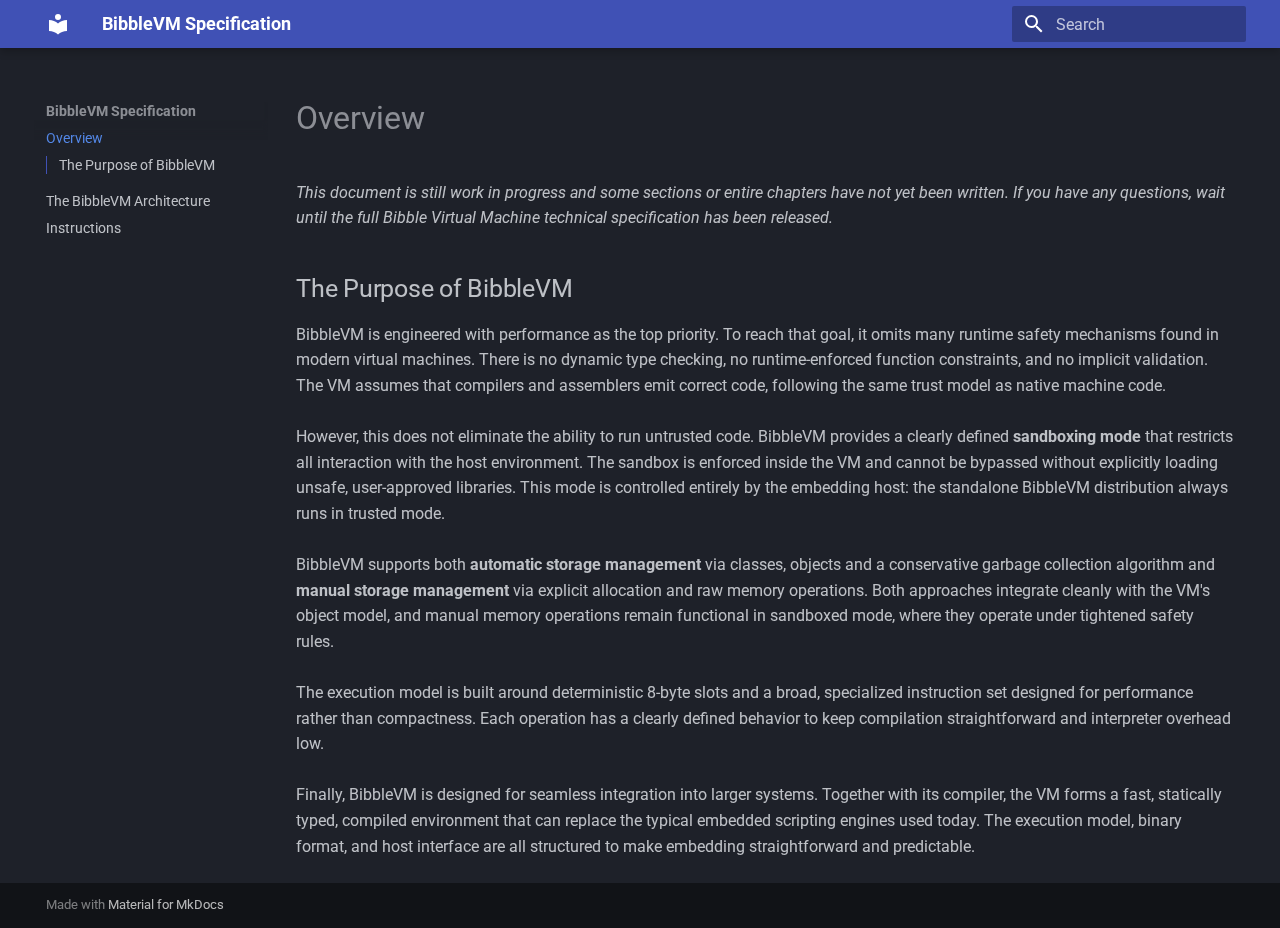
<file: overview/index.html>
<!doctype html>
<html lang="en" class="no-js">
  <head>
    
      <meta charset="utf-8">
      <meta name="viewport" content="width=device-width,initial-scale=1">
      
      
      
      
      
        <link rel="next" href="../architecture/">
      
      
        
      
      
      <link rel="icon" href="../assets/images/favicon.png">
      <meta name="generator" content="mkdocs-1.6.1, mkdocs-material-9.7.0">
    
    
      
        <title>Overview - BibbleVM Specification</title>
      
    
    
      <link rel="stylesheet" href="../assets/stylesheets/main.618322db.min.css">
      
        
        <link rel="stylesheet" href="../assets/stylesheets/palette.ab4e12ef.min.css">
      
      


    
    
      
    
    
      
        
        
        <link rel="preconnect" href="https://fonts.gstatic.com" crossorigin>
        <link rel="stylesheet" href="https://fonts.googleapis.com/css?family=Roboto:300,300i,400,400i,700,700i%7CRoboto+Mono:400,400i,700,700i&display=fallback">
        <style>:root{--md-text-font:"Roboto";--md-code-font:"Roboto Mono"}</style>
      
    
    
      <link rel="stylesheet" href="../stylesheets/extra.css">
    
    <script>__md_scope=new URL("..",location),__md_hash=e=>[...e].reduce(((e,_)=>(e<<5)-e+_.charCodeAt(0)),0),__md_get=(e,_=localStorage,t=__md_scope)=>JSON.parse(_.getItem(t.pathname+"."+e)),__md_set=(e,_,t=localStorage,a=__md_scope)=>{try{t.setItem(a.pathname+"."+e,JSON.stringify(_))}catch(e){}}</script>
    
      

    
    
  </head>
  
  
    
    
    
    
    
    <body dir="ltr" data-md-color-scheme="slate" data-md-color-primary="indigo" data-md-color-accent="indigo">
  
    
    <input class="md-toggle" data-md-toggle="drawer" type="checkbox" id="__drawer" autocomplete="off">
    <input class="md-toggle" data-md-toggle="search" type="checkbox" id="__search" autocomplete="off">
    <label class="md-overlay" for="__drawer"></label>
    <div data-md-component="skip">
      
        
        <a href="#overview" class="md-skip">
          Skip to content
        </a>
      
    </div>
    <div data-md-component="announce">
      
    </div>
    
    
      

  

<header class="md-header md-header--shadow" data-md-component="header">
  <nav class="md-header__inner md-grid" aria-label="Header">
    <a href=".." title="BibbleVM Specification" class="md-header__button md-logo" aria-label="BibbleVM Specification" data-md-component="logo">
      
  
  <svg xmlns="http://www.w3.org/2000/svg" viewBox="0 0 24 24"><path d="M12 8a3 3 0 0 0 3-3 3 3 0 0 0-3-3 3 3 0 0 0-3 3 3 3 0 0 0 3 3m0 3.54C9.64 9.35 6.5 8 3 8v11c3.5 0 6.64 1.35 9 3.54 2.36-2.19 5.5-3.54 9-3.54V8c-3.5 0-6.64 1.35-9 3.54"/></svg>

    </a>
    <label class="md-header__button md-icon" for="__drawer">
      
      <svg xmlns="http://www.w3.org/2000/svg" viewBox="0 0 24 24"><path d="M3 6h18v2H3zm0 5h18v2H3zm0 5h18v2H3z"/></svg>
    </label>
    <div class="md-header__title" data-md-component="header-title">
      <div class="md-header__ellipsis">
        <div class="md-header__topic">
          <span class="md-ellipsis">
            BibbleVM Specification
          </span>
        </div>
        <div class="md-header__topic" data-md-component="header-topic">
          <span class="md-ellipsis">
            
              Overview
            
          </span>
        </div>
      </div>
    </div>
    
      
    
    
    
    
      
      
        <label class="md-header__button md-icon" for="__search">
          
          <svg xmlns="http://www.w3.org/2000/svg" viewBox="0 0 24 24"><path d="M9.5 3A6.5 6.5 0 0 1 16 9.5c0 1.61-.59 3.09-1.56 4.23l.27.27h.79l5 5-1.5 1.5-5-5v-.79l-.27-.27A6.52 6.52 0 0 1 9.5 16 6.5 6.5 0 0 1 3 9.5 6.5 6.5 0 0 1 9.5 3m0 2C7 5 5 7 5 9.5S7 14 9.5 14 14 12 14 9.5 12 5 9.5 5"/></svg>
        </label>
        <div class="md-search" data-md-component="search" role="dialog">
  <label class="md-search__overlay" for="__search"></label>
  <div class="md-search__inner" role="search">
    <form class="md-search__form" name="search">
      <input type="text" class="md-search__input" name="query" aria-label="Search" placeholder="Search" autocapitalize="off" autocorrect="off" autocomplete="off" spellcheck="false" data-md-component="search-query" required>
      <label class="md-search__icon md-icon" for="__search">
        
        <svg xmlns="http://www.w3.org/2000/svg" viewBox="0 0 24 24"><path d="M9.5 3A6.5 6.5 0 0 1 16 9.5c0 1.61-.59 3.09-1.56 4.23l.27.27h.79l5 5-1.5 1.5-5-5v-.79l-.27-.27A6.52 6.52 0 0 1 9.5 16 6.5 6.5 0 0 1 3 9.5 6.5 6.5 0 0 1 9.5 3m0 2C7 5 5 7 5 9.5S7 14 9.5 14 14 12 14 9.5 12 5 9.5 5"/></svg>
        
        <svg xmlns="http://www.w3.org/2000/svg" viewBox="0 0 24 24"><path d="M20 11v2H8l5.5 5.5-1.42 1.42L4.16 12l7.92-7.92L13.5 5.5 8 11z"/></svg>
      </label>
      <nav class="md-search__options" aria-label="Search">
        
        <button type="reset" class="md-search__icon md-icon" title="Clear" aria-label="Clear" tabindex="-1">
          
          <svg xmlns="http://www.w3.org/2000/svg" viewBox="0 0 24 24"><path d="M19 6.41 17.59 5 12 10.59 6.41 5 5 6.41 10.59 12 5 17.59 6.41 19 12 13.41 17.59 19 19 17.59 13.41 12z"/></svg>
        </button>
      </nav>
      
    </form>
    <div class="md-search__output">
      <div class="md-search__scrollwrap" tabindex="0" data-md-scrollfix>
        <div class="md-search-result" data-md-component="search-result">
          <div class="md-search-result__meta">
            Initializing search
          </div>
          <ol class="md-search-result__list" role="presentation"></ol>
        </div>
      </div>
    </div>
  </div>
</div>
      
    
    
  </nav>
  
</header>
    
    <div class="md-container" data-md-component="container">
      
      
        
          
        
      
      <main class="md-main" data-md-component="main">
        <div class="md-main__inner md-grid">
          
            
              
              <div class="md-sidebar md-sidebar--primary" data-md-component="sidebar" data-md-type="navigation" >
                <div class="md-sidebar__scrollwrap">
                  <div class="md-sidebar__inner">
                    



  

<nav class="md-nav md-nav--primary md-nav--integrated" aria-label="Navigation" data-md-level="0">
  <label class="md-nav__title" for="__drawer">
    <a href=".." title="BibbleVM Specification" class="md-nav__button md-logo" aria-label="BibbleVM Specification" data-md-component="logo">
      
  
  <svg xmlns="http://www.w3.org/2000/svg" viewBox="0 0 24 24"><path d="M12 8a3 3 0 0 0 3-3 3 3 0 0 0-3-3 3 3 0 0 0-3 3 3 3 0 0 0 3 3m0 3.54C9.64 9.35 6.5 8 3 8v11c3.5 0 6.64 1.35 9 3.54 2.36-2.19 5.5-3.54 9-3.54V8c-3.5 0-6.64 1.35-9 3.54"/></svg>

    </a>
    BibbleVM Specification
  </label>
  
  <ul class="md-nav__list" data-md-scrollfix>
    
      
      
  
  
    
  
  
  
    <li class="md-nav__item md-nav__item--active">
      
      <input class="md-nav__toggle md-toggle" type="checkbox" id="__toc">
      
      
        
      
      
        <label class="md-nav__link md-nav__link--active" for="__toc">
          
  
  
  <span class="md-ellipsis">
    
  
    Overview
  

    
  </span>
  
  

          <span class="md-nav__icon md-icon"></span>
        </label>
      
      <a href="./" class="md-nav__link md-nav__link--active">
        
  
  
  <span class="md-ellipsis">
    
  
    Overview
  

    
  </span>
  
  

      </a>
      
        

<nav class="md-nav md-nav--secondary" aria-label="Table of contents">
  
  
  
    
  
  
    <label class="md-nav__title" for="__toc">
      <span class="md-nav__icon md-icon"></span>
      Table of contents
    </label>
    <ul class="md-nav__list" data-md-component="toc" data-md-scrollfix>
      
        <li class="md-nav__item">
  <a href="#the-purpose-of-bibblevm" class="md-nav__link">
    <span class="md-ellipsis">
      
        The Purpose of BibbleVM
      
    </span>
  </a>
  
</li>
      
    </ul>
  
</nav>
      
    </li>
  

    
      
      
  
  
  
  
    <li class="md-nav__item">
      <a href="../architecture/" class="md-nav__link">
        
  
  
  <span class="md-ellipsis">
    
  
    The BibbleVM Architecture
  

    
  </span>
  
  

      </a>
    </li>
  

    
      
      
  
  
  
  
    <li class="md-nav__item">
      <a href="../instructions/" class="md-nav__link">
        
  
  
  <span class="md-ellipsis">
    
  
    Instructions
  

    
  </span>
  
  

      </a>
    </li>
  

    
  </ul>
</nav>
                  </div>
                </div>
              </div>
            
            
          
          
            <div class="md-content" data-md-component="content">
              
              <article class="md-content__inner md-typeset">
                
                  



<h1 id="overview"><strong>Overview</strong></h1>
<p><em>This document is still work in progress and some sections or entire chapters have not yet been written. If you have any questions, wait until the full Bibble Virtual Machine technical specification has been released.</em></p>
<h2 id="the-purpose-of-bibblevm"><strong>The Purpose of BibbleVM</strong></h2>
<p>BibbleVM is engineered with performance as the top priority.
To reach that goal, it omits many runtime safety mechanisms found in modern virtual machines. 
There is no dynamic type checking, no runtime-enforced function constraints, and no implicit validation. 
The VM assumes that compilers and assemblers emit correct code, following the same trust model as native machine code.
<br><br>
However, this does not eliminate the ability to run untrusted code. BibbleVM provides a clearly defined <strong>sandboxing mode</strong> that restricts all interaction with the host environment.
The sandbox is enforced inside the VM and cannot be bypassed without explicitly loading unsafe, user-approved libraries.
This mode is controlled entirely by the embedding host: the standalone BibbleVM distribution always runs in trusted mode.
<br><br>
BibbleVM supports both <strong>automatic storage management</strong> via classes, objects and a conservative garbage collection algorithm and <strong>manual storage management</strong>
via explicit allocation and raw memory operations. Both approaches integrate cleanly with the VM's object model, and manual memory operations remain functional in sandboxed mode,
where they operate under tightened safety rules.
<br><br>
The execution model is built around deterministic 8-byte slots and a broad, specialized instruction set designed for performance rather than compactness. 
Each operation has a clearly defined behavior to keep compilation straightforward and interpreter overhead low.
<br><br>
Finally, BibbleVM is designed for seamless integration into larger systems. 
Together with its compiler, the VM forms a fast, statically typed, compiled environment that can replace the typical embedded scripting engines used today. 
The execution model, binary format, and host interface are all structured to make embedding straightforward and predictable.</p>












                
              </article>
            </div>
          
          
<script>var target=document.getElementById(location.hash.slice(1));target&&target.name&&(target.checked=target.name.startsWith("__tabbed_"))</script>
        </div>
        
      </main>
      
        <footer class="md-footer">
  
  <div class="md-footer-meta md-typeset">
    <div class="md-footer-meta__inner md-grid">
      <div class="md-copyright">
  
  
    Made with
    <a href="https://squidfunk.github.io/mkdocs-material/" target="_blank" rel="noopener">
      Material for MkDocs
    </a>
  
</div>
      
    </div>
  </div>
</footer>
      
    </div>
    <div class="md-dialog" data-md-component="dialog">
      <div class="md-dialog__inner md-typeset"></div>
    </div>
    
    
    
      
      
      <script id="__config" type="application/json">{"annotate": null, "base": "..", "features": ["navigation.expand", "toc.integrate"], "search": "../assets/javascripts/workers/search.7a47a382.min.js", "tags": null, "translations": {"clipboard.copied": "Copied to clipboard", "clipboard.copy": "Copy to clipboard", "search.result.more.one": "1 more on this page", "search.result.more.other": "# more on this page", "search.result.none": "No matching documents", "search.result.one": "1 matching document", "search.result.other": "# matching documents", "search.result.placeholder": "Type to start searching", "search.result.term.missing": "Missing", "select.version": "Select version"}, "version": null}</script>
    
    
      <script src="../assets/javascripts/bundle.e71a0d61.min.js"></script>
      
    
  </body>
</html>
</file>
<file: stylesheets/extra.css>
.md-nav__link[href^="#no-nav-"] {
    display: none !important;
}

.md-nav__link[href^="#no-nav-"] {
    display: none !important;
}
</file>
<file: assets/stylesheets/main.618322db.min.css>
@charset "UTF-8";html{-webkit-text-size-adjust:none;-moz-text-size-adjust:none;text-size-adjust:none;box-sizing:border-box}*,:after,:before{box-sizing:inherit}@media (prefers-reduced-motion){*,:after,:before{transition:none!important}}body{margin:0}a,button,input,label{-webkit-tap-highlight-color:transparent}a{color:inherit;text-decoration:none}hr{border:0;box-sizing:initial;display:block;height:.05rem;overflow:visible;padding:0}small{font-size:80%}sub,sup{line-height:1em}img{border-style:none}table{border-collapse:initial;border-spacing:0}td,th{font-weight:400;vertical-align:top}button{background:#0000;border:0;font-family:inherit;font-size:inherit;margin:0;padding:0}input{border:0;outline:none}:root{--md-primary-fg-color:#4051b5;--md-primary-fg-color--light:#5d6cc0;--md-primary-fg-color--dark:#303fa1;--md-primary-bg-color:#fff;--md-primary-bg-color--light:#ffffffb3;--md-accent-fg-color:#526cfe;--md-accent-fg-color--transparent:#526cfe1a;--md-accent-bg-color:#fff;--md-accent-bg-color--light:#ffffffb3}[data-md-color-scheme=default]{color-scheme:light}[data-md-color-scheme=default] img[src$="#gh-dark-mode-only"],[data-md-color-scheme=default] img[src$="#only-dark"]{display:none}:root,[data-md-color-scheme=default]{--md-hue:225deg;--md-default-fg-color:#000000de;--md-default-fg-color--light:#0000008a;--md-default-fg-color--lighter:#00000052;--md-default-fg-color--lightest:#00000012;--md-default-bg-color:#fff;--md-default-bg-color--light:#ffffffb3;--md-default-bg-color--lighter:#ffffff4d;--md-default-bg-color--lightest:#ffffff1f;--md-code-fg-color:#36464e;--md-code-bg-color:#f5f5f5;--md-code-bg-color--light:#f5f5f5b3;--md-code-bg-color--lighter:#f5f5f54d;--md-code-hl-color:#4287ff;--md-code-hl-color--light:#4287ff1a;--md-code-hl-number-color:#d52a2a;--md-code-hl-special-color:#db1457;--md-code-hl-function-color:#a846b9;--md-code-hl-constant-color:#6e59d9;--md-code-hl-keyword-color:#3f6ec6;--md-code-hl-string-color:#1c7d4d;--md-code-hl-name-color:var(--md-code-fg-color);--md-code-hl-operator-color:var(--md-default-fg-color--light);--md-code-hl-punctuation-color:var(--md-default-fg-color--light);--md-code-hl-comment-color:var(--md-default-fg-color--light);--md-code-hl-generic-color:var(--md-default-fg-color--light);--md-code-hl-variable-color:var(--md-default-fg-color--light);--md-typeset-color:var(--md-default-fg-color);--md-typeset-a-color:var(--md-primary-fg-color);--md-typeset-del-color:#f5503d26;--md-typeset-ins-color:#0bd57026;--md-typeset-kbd-color:#fafafa;--md-typeset-kbd-accent-color:#fff;--md-typeset-kbd-border-color:#b8b8b8;--md-typeset-mark-color:#ffff0080;--md-typeset-table-color:#0000001f;--md-typeset-table-color--light:rgba(0,0,0,.035);--md-admonition-fg-color:var(--md-default-fg-color);--md-admonition-bg-color:var(--md-default-bg-color);--md-warning-fg-color:#000000de;--md-warning-bg-color:#ff9;--md-footer-fg-color:#fff;--md-footer-fg-color--light:#ffffffb3;--md-footer-fg-color--lighter:#ffffff73;--md-footer-bg-color:#000000de;--md-footer-bg-color--dark:#00000052;--md-shadow-z1:0 0.2rem 0.5rem #0000000d,0 0 0.05rem #0000001a;--md-shadow-z2:0 0.2rem 0.5rem #0000001a,0 0 0.05rem #00000040;--md-shadow-z3:0 0.2rem 0.5rem #0003,0 0 0.05rem #00000059}.md-icon svg{fill:currentcolor;display:block;height:1.2rem;width:1.2rem}body{-webkit-font-smoothing:antialiased;-moz-osx-font-smoothing:grayscale;--md-text-font-family:var(--md-text-font,_),-apple-system,BlinkMacSystemFont,Helvetica,Arial,sans-serif;--md-code-font-family:var(--md-code-font,_),SFMono-Regular,Consolas,Menlo,monospace}aside,body,input{font-feature-settings:"kern","liga";color:var(--md-typeset-color);font-family:var(--md-text-font-family)}code,kbd,pre{font-feature-settings:"kern";font-family:var(--md-code-font-family)}:root{--md-typeset-table-sort-icon:url('data:image/svg+xml;charset=utf-8,<svg xmlns="http://www.w3.org/2000/svg" viewBox="0 0 24 24"><path d="m18 21-4-4h3V7h-3l4-4 4 4h-3v10h3M2 19v-2h10v2M2 13v-2h7v2M2 7V5h4v2z"/></svg>');--md-typeset-table-sort-icon--asc:url('data:image/svg+xml;charset=utf-8,<svg xmlns="http://www.w3.org/2000/svg" viewBox="0 0 24 24"><path d="M19 17h3l-4 4-4-4h3V3h2M2 17h10v2H2M6 5v2H2V5m0 6h7v2H2z"/></svg>');--md-typeset-table-sort-icon--desc:url('data:image/svg+xml;charset=utf-8,<svg xmlns="http://www.w3.org/2000/svg" viewBox="0 0 24 24"><path d="M19 7h3l-4-4-4 4h3v14h2M2 17h10v2H2M6 5v2H2V5m0 6h7v2H2z"/></svg>')}.md-typeset{-webkit-print-color-adjust:exact;color-adjust:exact;font-size:.8rem;line-height:1.6;overflow-wrap:break-word}@media print{.md-typeset{font-size:.68rem}}.md-typeset blockquote,.md-typeset dl,.md-typeset figure,.md-typeset ol,.md-typeset pre,.md-typeset ul{margin-bottom:1em;margin-top:1em}.md-typeset h1{color:var(--md-default-fg-color--light);font-size:2em;line-height:1.3;margin:0 0 1.25em}.md-typeset h1,.md-typeset h2{font-weight:300;letter-spacing:-.01em}.md-typeset h2{font-size:1.5625em;line-height:1.4;margin:1.6em 0 .64em}.md-typeset h3{font-size:1.25em;font-weight:400;letter-spacing:-.01em;line-height:1.5;margin:1.6em 0 .8em}.md-typeset h2+h3{margin-top:.8em}.md-typeset h4{font-weight:700;letter-spacing:-.01em;margin:1em 0}.md-typeset h5,.md-typeset h6{color:var(--md-default-fg-color--light);font-size:.8em;font-weight:700;letter-spacing:-.01em;margin:1.25em 0}.md-typeset h5{text-transform:uppercase}.md-typeset h5 code{text-transform:none}.md-typeset hr{border-bottom:.05rem solid var(--md-default-fg-color--lightest);display:flow-root;margin:1.5em 0}.md-typeset a{color:var(--md-typeset-a-color);word-break:break-word}.md-typeset a,.md-typeset a:before{transition:color 125ms}.md-typeset a:focus,.md-typeset a:hover{color:var(--md-accent-fg-color)}.md-typeset a:focus code,.md-typeset a:hover code{background-color:var(--md-accent-fg-color--transparent);color:var(--md-accent-fg-color)}.md-typeset a code{color:var(--md-typeset-a-color)}.md-typeset a.focus-visible{outline-color:var(--md-accent-fg-color);outline-offset:.2rem}.md-typeset code,.md-typeset kbd,.md-typeset pre{color:var(--md-code-fg-color);direction:ltr;font-variant-ligatures:none;transition:background-color 125ms}@media print{.md-typeset code,.md-typeset kbd,.md-typeset pre{white-space:pre-wrap}}.md-typeset code{background-color:var(--md-code-bg-color);border-radius:.1rem;-webkit-box-decoration-break:clone;box-decoration-break:clone;font-size:.85em;padding:0 .2941176471em;transition:color 125ms,background-color 125ms;word-break:break-word}.md-typeset code:not(.focus-visible){-webkit-tap-highlight-color:transparent;outline:none}.md-typeset pre{display:flow-root;line-height:1.4;position:relative}.md-typeset pre>code{-webkit-box-decoration-break:slice;box-decoration-break:slice;box-shadow:none;display:block;margin:0;outline-color:var(--md-accent-fg-color);overflow:auto;padding:.7720588235em 1.1764705882em;scrollbar-color:var(--md-default-fg-color--lighter) #0000;scrollbar-width:thin;touch-action:auto;word-break:normal}.md-typeset pre>code:hover{scrollbar-color:var(--md-accent-fg-color) #0000}.md-typeset pre>code::-webkit-scrollbar{height:.2rem;width:.2rem}.md-typeset pre>code::-webkit-scrollbar-thumb{background-color:var(--md-default-fg-color--lighter)}.md-typeset pre>code::-webkit-scrollbar-thumb:hover{background-color:var(--md-accent-fg-color)}.md-typeset kbd{background-color:var(--md-typeset-kbd-color);border-radius:.1rem;box-shadow:0 .1rem 0 .05rem var(--md-typeset-kbd-border-color),0 .1rem 0 var(--md-typeset-kbd-border-color),0 -.1rem .2rem var(--md-typeset-kbd-accent-color) inset;color:var(--md-default-fg-color);display:inline-block;font-size:.75em;padding:0 .6666666667em;vertical-align:text-top;word-break:break-word}.md-typeset mark{background-color:var(--md-typeset-mark-color);-webkit-box-decoration-break:clone;box-decoration-break:clone;color:inherit;word-break:break-word}.md-typeset abbr{cursor:help;text-decoration:none}.md-typeset [data-preview],.md-typeset abbr{border-bottom:.05rem dotted var(--md-default-fg-color--light)}.md-typeset small{opacity:.75}[dir=ltr] .md-typeset sub,[dir=ltr] .md-typeset sup{margin-left:.078125em}[dir=rtl] .md-typeset sub,[dir=rtl] .md-typeset sup{margin-right:.078125em}[dir=ltr] .md-typeset blockquote{padding-left:.6rem}[dir=rtl] .md-typeset blockquote{padding-right:.6rem}[dir=ltr] .md-typeset blockquote{border-left:.2rem solid var(--md-default-fg-color--lighter)}[dir=rtl] .md-typeset blockquote{border-right:.2rem solid var(--md-default-fg-color--lighter)}.md-typeset blockquote{color:var(--md-default-fg-color--light);margin-left:0;margin-right:0}.md-typeset ul{list-style-type:disc}.md-typeset ul[type]{list-style-type:revert-layer}[dir=ltr] .md-typeset ol,[dir=ltr] .md-typeset ul{margin-left:.625em}[dir=rtl] .md-typeset ol,[dir=rtl] .md-typeset ul{margin-right:.625em}.md-typeset ol,.md-typeset ul{padding:0}.md-typeset ol:not([hidden]),.md-typeset ul:not([hidden]){display:flow-root}.md-typeset ol ol,.md-typeset ul ol{list-style-type:lower-alpha}.md-typeset ol ol ol,.md-typeset ul ol ol{list-style-type:lower-roman}.md-typeset ol ol ol ol,.md-typeset ul ol ol ol{list-style-type:upper-alpha}.md-typeset ol ol ol ol ol,.md-typeset ul ol ol ol ol{list-style-type:upper-roman}.md-typeset ol[type],.md-typeset ul[type]{list-style-type:revert-layer}[dir=ltr] .md-typeset ol li,[dir=ltr] .md-typeset ul li{margin-left:1.25em}[dir=rtl] .md-typeset ol li,[dir=rtl] .md-typeset ul li{margin-right:1.25em}.md-typeset ol li,.md-typeset ul li{margin-bottom:.5em}.md-typeset ol li blockquote,.md-typeset ol li p,.md-typeset ul li blockquote,.md-typeset ul li p{margin:.5em 0}.md-typeset ol li:last-child,.md-typeset ul li:last-child{margin-bottom:0}[dir=ltr] .md-typeset ol li ol,[dir=ltr] .md-typeset ol li ul,[dir=ltr] .md-typeset ul li ol,[dir=ltr] .md-typeset ul li ul{margin-left:.625em}[dir=rtl] .md-typeset ol li ol,[dir=rtl] .md-typeset ol li ul,[dir=rtl] .md-typeset ul li ol,[dir=rtl] .md-typeset ul li ul{margin-right:.625em}.md-typeset ol li ol,.md-typeset ol li ul,.md-typeset ul li ol,.md-typeset ul li ul{margin-bottom:.5em;margin-top:.5em}[dir=ltr] .md-typeset dd{margin-left:1.875em}[dir=rtl] .md-typeset dd{margin-right:1.875em}.md-typeset dd{margin-bottom:1.5em;margin-top:1em}.md-typeset img,.md-typeset svg,.md-typeset video{height:auto;max-width:100%}.md-typeset img[align=left]{margin:1em 1em 1em 0}.md-typeset img[align=right]{margin:1em 0 1em 1em}.md-typeset img[align]:only-child{margin-top:0}.md-typeset figure{display:flow-root;margin:1em auto;max-width:100%;text-align:center;width:fit-content}.md-typeset figure img{display:block;margin:0 auto}.md-typeset figcaption{font-style:italic;margin:1em auto;max-width:24rem}.md-typeset iframe{max-width:100%}.md-typeset table:not([class]){background-color:var(--md-default-bg-color);border:.05rem solid var(--md-typeset-table-color);border-radius:.1rem;display:inline-block;font-size:.64rem;max-width:100%;overflow:auto;touch-action:auto}@media print{.md-typeset table:not([class]){display:table}}.md-typeset table:not([class])+*{margin-top:1.5em}.md-typeset table:not([class]) td>:first-child,.md-typeset table:not([class]) th>:first-child{margin-top:0}.md-typeset table:not([class]) td>:last-child,.md-typeset table:not([class]) th>:last-child{margin-bottom:0}.md-typeset table:not([class]) td:not([align]),.md-typeset table:not([class]) th:not([align]){text-align:left}[dir=rtl] .md-typeset table:not([class]) td:not([align]),[dir=rtl] .md-typeset table:not([class]) th:not([align]){text-align:right}.md-typeset table:not([class]) th{font-weight:700;min-width:5rem;padding:.9375em 1.25em;vertical-align:top}.md-typeset table:not([class]) td{border-top:.05rem solid var(--md-typeset-table-color);padding:.9375em 1.25em;vertical-align:top}.md-typeset table:not([class]) tbody tr{transition:background-color 125ms}.md-typeset table:not([class]) tbody tr:hover{background-color:var(--md-typeset-table-color--light);box-shadow:0 .05rem 0 var(--md-default-bg-color) inset}.md-typeset table:not([class]) a{word-break:normal}.md-typeset table th[role=columnheader]{cursor:pointer}[dir=ltr] .md-typeset table th[role=columnheader]:after{margin-left:.5em}[dir=rtl] .md-typeset table th[role=columnheader]:after{margin-right:.5em}.md-typeset table th[role=columnheader]:after{content:"";display:inline-block;height:1.2em;-webkit-mask-image:var(--md-typeset-table-sort-icon);mask-image:var(--md-typeset-table-sort-icon);-webkit-mask-repeat:no-repeat;mask-repeat:no-repeat;-webkit-mask-size:contain;mask-size:contain;transition:background-color 125ms;vertical-align:text-bottom;width:1.2em}.md-typeset table th[role=columnheader]:hover:after{background-color:var(--md-default-fg-color--lighter)}.md-typeset table th[role=columnheader][aria-sort=ascending]:after{background-color:var(--md-default-fg-color--light);-webkit-mask-image:var(--md-typeset-table-sort-icon--asc);mask-image:var(--md-typeset-table-sort-icon--asc)}.md-typeset table th[role=columnheader][aria-sort=descending]:after{background-color:var(--md-default-fg-color--light);-webkit-mask-image:var(--md-typeset-table-sort-icon--desc);mask-image:var(--md-typeset-table-sort-icon--desc)}.md-typeset__scrollwrap{margin:1em -.8rem;overflow-x:auto;touch-action:auto}.md-typeset__table{display:inline-block;margin-bottom:.5em;padding:0 .8rem}@media print{.md-typeset__table{display:block}}html .md-typeset__table table{display:table;margin:0;overflow:hidden;width:100%}@media screen and (max-width:44.984375em){.md-content__inner>pre{margin:1em -.8rem}.md-content__inner>pre code{border-radius:0}}.md-typeset .md-author{border-radius:100%;display:block;flex-shrink:0;height:1.6rem;overflow:hidden;position:relative;transition:color 125ms,transform 125ms;width:1.6rem}.md-typeset .md-author img{display:block}.md-typeset .md-author--more{background:var(--md-default-fg-color--lightest);color:var(--md-default-fg-color--lighter);font-size:.6rem;font-weight:700;line-height:1.6rem;text-align:center}.md-typeset .md-author--long{height:2.4rem;width:2.4rem}.md-typeset a.md-author{transform:scale(1)}.md-typeset a.md-author img{border-radius:100%;filter:grayscale(100%) opacity(75%);transition:filter 125ms}.md-typeset a.md-author:focus,.md-typeset a.md-author:hover{transform:scale(1.1);z-index:1}.md-typeset a.md-author:focus img,.md-typeset a.md-author:hover img{filter:grayscale(0)}.md-banner{background-color:var(--md-footer-bg-color);color:var(--md-footer-fg-color);overflow:auto}@media print{.md-banner{display:none}}.md-banner--warning{background-color:var(--md-warning-bg-color);color:var(--md-warning-fg-color)}.md-banner__inner{font-size:.7rem;margin:.6rem auto;padding:0 .8rem}[dir=ltr] .md-banner__button{float:right}[dir=rtl] .md-banner__button{float:left}.md-banner__button{color:inherit;cursor:pointer;transition:opacity .25s}.no-js .md-banner__button{display:none}.md-banner__button:hover{opacity:.7}html{font-size:125%;height:100%;overflow-x:hidden}@media screen and (min-width:100em){html{font-size:137.5%}}@media screen and (min-width:125em){html{font-size:150%}}body{background-color:var(--md-default-bg-color);display:flex;flex-direction:column;font-size:.5rem;min-height:100%;position:relative;width:100%}@media print{body{display:block}}@media screen and (max-width:59.984375em){body[data-md-scrolllock]{position:fixed}}.md-grid{margin-left:auto;margin-right:auto;max-width:61rem}.md-container{display:flex;flex-direction:column;flex-grow:1}@media print{.md-container{display:block}}.md-main{flex-grow:1}.md-main__inner{display:flex;height:100%;margin-top:1.5rem}.md-ellipsis{overflow:hidden;text-overflow:ellipsis}.md-toggle{display:none}.md-option{height:0;opacity:0;position:absolute;width:0}.md-option:checked+label:not([hidden]){display:block}.md-option.focus-visible+label{outline-color:var(--md-accent-fg-color);outline-style:auto}.md-skip{background-color:var(--md-default-fg-color);border-radius:.1rem;color:var(--md-default-bg-color);font-size:.64rem;margin:.5rem;opacity:0;outline-color:var(--md-accent-fg-color);padding:.3rem .5rem;position:fixed;transform:translateY(.4rem);z-index:-1}.md-skip:focus{opacity:1;transform:translateY(0);transition:transform .25s cubic-bezier(.4,0,.2,1),opacity 175ms 75ms;z-index:10}@page{margin:25mm}:root{--md-clipboard-icon:url('data:image/svg+xml;charset=utf-8,<svg xmlns="http://www.w3.org/2000/svg" viewBox="0 0 24 24"><path d="M19 21H8V7h11m0-2H8a2 2 0 0 0-2 2v14a2 2 0 0 0 2 2h11a2 2 0 0 0 2-2V7a2 2 0 0 0-2-2m-3-4H4a2 2 0 0 0-2 2v14h2V3h12z"/></svg>')}.md-clipboard{border-radius:.1rem;color:var(--md-default-fg-color--lightest);cursor:pointer;height:1.5em;outline-color:var(--md-accent-fg-color);outline-offset:.1rem;transition:color .25s;width:1.5em;z-index:1}@media print{.md-clipboard{display:none}}.md-clipboard:not(.focus-visible){-webkit-tap-highlight-color:transparent;outline:none}:hover>.md-clipboard{color:var(--md-default-fg-color--light)}.md-clipboard:focus,.md-clipboard:hover{color:var(--md-accent-fg-color)}.md-clipboard:after{background-color:currentcolor;content:"";display:block;height:1.125em;margin:0 auto;-webkit-mask-image:var(--md-clipboard-icon);mask-image:var(--md-clipboard-icon);-webkit-mask-position:center;mask-position:center;-webkit-mask-repeat:no-repeat;mask-repeat:no-repeat;-webkit-mask-size:contain;mask-size:contain;width:1.125em}.md-clipboard--inline{cursor:pointer}.md-clipboard--inline code{transition:color .25s,background-color .25s}.md-clipboard--inline:focus code,.md-clipboard--inline:hover code{background-color:var(--md-accent-fg-color--transparent);color:var(--md-accent-fg-color)}:root{--md-code-select-icon:url('data:image/svg+xml;charset=utf-8,<svg xmlns="http://www.w3.org/2000/svg" viewBox="0 0 24 24"><path d="M19 19h-4v2h4c1.1 0 2-.9 2-2v-4h-2m0-12h-4v2h4v4h2V5c0-1.1-.9-2-2-2M5 5h4V3H5c-1.1 0-2 .9-2 2v4h2m0 6H3v4c0 1.1.9 2 2 2h4v-2H5zm2-4h2v2H7zm4 0h2v2h-2zm4 0h2v2h-2zM7 7h2v2H7zm4 0h2v2h-2zm4 0h2v2h-2zm-8 8h2v2H7zm4 0h2v2h-2zm4 0h2v2h-2z"/></svg>');--md-code-copy-icon:url('data:image/svg+xml;charset=utf-8,<svg xmlns="http://www.w3.org/2000/svg" viewBox="0 0 24 24"><path d="M19 21H8V7h11m0-2H8a2 2 0 0 0-2 2v14a2 2 0 0 0 2 2h11a2 2 0 0 0 2-2V7a2 2 0 0 0-2-2m-3-4H4a2 2 0 0 0-2 2v14h2V3h12z"/></svg>')}.md-typeset .md-code__content{display:grid}.md-code__nav{background-color:var(--md-code-bg-color--lighter);border-radius:.1rem;display:flex;gap:.2rem;padding:.2rem;position:absolute;right:.25em;top:.25em;transition:background-color .25s;z-index:1}:hover>.md-code__nav{background-color:var(--md-code-bg-color--light)}.md-code__button{color:var(--md-default-fg-color--lightest);cursor:pointer;display:block;height:1.5em;outline-color:var(--md-accent-fg-color);outline-offset:.1rem;transition:color .25s;width:1.5em}:hover>*>.md-code__button{color:var(--md-default-fg-color--light)}.md-code__button.focus-visible,.md-code__button:hover{color:var(--md-accent-fg-color)}.md-code__button--active{color:var(--md-default-fg-color)!important}.md-code__button:after{background-color:currentcolor;content:"";display:block;height:1.125em;margin:0 auto;-webkit-mask-position:center;mask-position:center;-webkit-mask-repeat:no-repeat;mask-repeat:no-repeat;-webkit-mask-size:contain;mask-size:contain;width:1.125em}.md-code__button[data-md-type=select]:after{-webkit-mask-image:var(--md-code-select-icon);mask-image:var(--md-code-select-icon)}.md-code__button[data-md-type=copy]:after{-webkit-mask-image:var(--md-code-copy-icon);mask-image:var(--md-code-copy-icon)}@keyframes consent{0%{opacity:0;transform:translateY(100%)}to{opacity:1;transform:translateY(0)}}@keyframes overlay{0%{opacity:0}to{opacity:1}}.md-consent__overlay{animation:overlay .25s both;-webkit-backdrop-filter:blur(.1rem);backdrop-filter:blur(.1rem);background-color:#0000008a;height:100%;opacity:1;position:fixed;top:0;width:100%;z-index:5}.md-consent__inner{animation:consent .5s cubic-bezier(.1,.7,.1,1) both;background-color:var(--md-default-bg-color);border:0;border-radius:.1rem;bottom:0;box-shadow:0 0 .2rem #0000001a,0 .2rem .4rem #0003;max-height:100%;overflow:auto;padding:0;position:fixed;width:100%;z-index:5}.md-consent__form{padding:.8rem}.md-consent__settings{display:none;margin:1em 0}input:checked+.md-consent__settings{display:block}.md-consent__controls{margin-bottom:.8rem}.md-typeset .md-consent__controls .md-button{display:inline}@media screen and (max-width:44.984375em){.md-typeset .md-consent__controls .md-button{display:block;margin-top:.4rem;text-align:center;width:100%}}.md-consent label{cursor:pointer}.md-content{flex-grow:1;min-width:0}.md-content__inner{margin:0 .8rem 1.2rem;padding-top:.6rem}@media screen and (min-width:76.25em){[dir=ltr] .md-sidebar--primary:not([hidden])~.md-content>.md-content__inner{margin-left:1.2rem}[dir=ltr] .md-sidebar--secondary:not([hidden])~.md-content>.md-content__inner,[dir=rtl] .md-sidebar--primary:not([hidden])~.md-content>.md-content__inner{margin-right:1.2rem}[dir=rtl] .md-sidebar--secondary:not([hidden])~.md-content>.md-content__inner{margin-left:1.2rem}}.md-content__inner:before{content:"";display:block;height:.4rem}.md-content__inner>:last-child{margin-bottom:0}[dir=ltr] .md-content__button{float:right}[dir=rtl] .md-content__button{float:left}[dir=ltr] .md-content__button{margin-left:.4rem}[dir=rtl] .md-content__button{margin-right:.4rem}.md-content__button{margin:.4rem 0;padding:0}@media print{.md-content__button{display:none}}.md-typeset .md-content__button{color:var(--md-default-fg-color--lighter)}.md-content__button svg{display:inline;vertical-align:top}[dir=rtl] .md-content__button svg{transform:scaleX(-1)}[dir=ltr] .md-dialog{right:.8rem}[dir=rtl] .md-dialog{left:.8rem}.md-dialog{background-color:var(--md-default-fg-color);border-radius:.1rem;bottom:.8rem;box-shadow:var(--md-shadow-z3);min-width:11.1rem;opacity:0;padding:.4rem .6rem;pointer-events:none;position:fixed;transform:translateY(100%);transition:transform 0ms .4s,opacity .4s;z-index:4}@media print{.md-dialog{display:none}}.md-dialog--active{opacity:1;pointer-events:auto;transform:translateY(0);transition:transform .4s cubic-bezier(.075,.85,.175,1),opacity .4s}.md-dialog__inner{color:var(--md-default-bg-color);font-size:.7rem}.md-feedback{margin:2em 0 1em;text-align:center}.md-feedback fieldset{border:none;margin:0;padding:0}.md-feedback__title{font-weight:700;margin:1em auto}.md-feedback__inner{position:relative}.md-feedback__list{display:flex;flex-wrap:wrap;place-content:baseline center;position:relative}.md-feedback__list:hover .md-icon:not(:disabled){color:var(--md-default-fg-color--lighter)}:disabled .md-feedback__list{min-height:1.8rem}.md-feedback__icon{color:var(--md-default-fg-color--light);cursor:pointer;flex-shrink:0;margin:0 .1rem;transition:color 125ms}.md-feedback__icon:not(:disabled).md-icon:hover{color:var(--md-accent-fg-color)}.md-feedback__icon:disabled{color:var(--md-default-fg-color--lightest);pointer-events:none}.md-feedback__note{opacity:0;position:relative;transform:translateY(.4rem);transition:transform .4s cubic-bezier(.1,.7,.1,1),opacity .15s}.md-feedback__note>*{margin:0 auto;max-width:16rem}:disabled .md-feedback__note{opacity:1;transform:translateY(0)}@media print{.md-feedback{display:none}}.md-footer{background-color:var(--md-footer-bg-color);color:var(--md-footer-fg-color)}@media print{.md-footer{display:none}}.md-footer__inner{justify-content:space-between;overflow:auto;padding:.2rem}.md-footer__inner:not([hidden]){display:flex}.md-footer__link{align-items:end;display:flex;flex-grow:0.01;margin-bottom:.4rem;margin-top:1rem;max-width:100%;outline-color:var(--md-accent-fg-color);overflow:hidden;transition:opacity .25s}.md-footer__link:focus,.md-footer__link:hover{opacity:.7}[dir=rtl] .md-footer__link svg{transform:scaleX(-1)}@media screen and (max-width:44.984375em){.md-footer__link--prev{flex-shrink:0}.md-footer__link--prev .md-footer__title{display:none}}[dir=ltr] .md-footer__link--next{margin-left:auto}[dir=rtl] .md-footer__link--next{margin-right:auto}.md-footer__link--next{text-align:right}[dir=rtl] .md-footer__link--next{text-align:left}.md-footer__title{flex-grow:1;font-size:.9rem;margin-bottom:.7rem;max-width:calc(100% - 2.4rem);padding:0 1rem;white-space:nowrap}.md-footer__button{margin:.2rem;padding:.4rem}.md-footer__direction{font-size:.64rem;opacity:.7}.md-footer-meta{background-color:var(--md-footer-bg-color--dark)}.md-footer-meta__inner{display:flex;flex-wrap:wrap;justify-content:space-between;padding:.2rem}html .md-footer-meta.md-typeset a{color:var(--md-footer-fg-color--light)}html .md-footer-meta.md-typeset a:focus,html .md-footer-meta.md-typeset a:hover{color:var(--md-footer-fg-color)}.md-copyright{color:var(--md-footer-fg-color--lighter);font-size:.64rem;margin:auto .6rem;padding:.4rem 0;width:100%}@media screen and (min-width:45em){.md-copyright{width:auto}}.md-copyright__highlight{color:var(--md-footer-fg-color--light)}.md-social{display:inline-flex;gap:.2rem;margin:0 .4rem;padding:.2rem 0 .6rem}@media screen and (min-width:45em){.md-social{padding:.6rem 0}}.md-social__link{display:inline-block;height:1.6rem;text-align:center;width:1.6rem}.md-social__link:before{line-height:1.9}.md-social__link svg{fill:currentcolor;max-height:.8rem;vertical-align:-25%}.md-typeset .md-button{border:.1rem solid;border-radius:.1rem;color:var(--md-primary-fg-color);cursor:pointer;display:inline-block;font-weight:700;padding:.625em 2em;transition:color 125ms,background-color 125ms,border-color 125ms}.md-typeset .md-button--primary{background-color:var(--md-primary-fg-color);border-color:var(--md-primary-fg-color);color:var(--md-primary-bg-color)}.md-typeset .md-button:focus,.md-typeset .md-button:hover{background-color:var(--md-accent-fg-color);border-color:var(--md-accent-fg-color);color:var(--md-accent-bg-color)}[dir=ltr] .md-typeset .md-input{border-top-left-radius:.1rem}[dir=ltr] .md-typeset .md-input,[dir=rtl] .md-typeset .md-input{border-top-right-radius:.1rem}[dir=rtl] .md-typeset .md-input{border-top-left-radius:.1rem}.md-typeset .md-input{border-bottom:.1rem solid var(--md-default-fg-color--lighter);box-shadow:var(--md-shadow-z1);font-size:.8rem;height:1.8rem;padding:0 .6rem;transition:border .25s,box-shadow .25s}.md-typeset .md-input:focus,.md-typeset .md-input:hover{border-bottom-color:var(--md-accent-fg-color);box-shadow:var(--md-shadow-z2)}.md-typeset .md-input--stretch{width:100%}.md-header{background-color:var(--md-primary-fg-color);box-shadow:0 0 .2rem #0000,0 .2rem .4rem #0000;color:var(--md-primary-bg-color);display:block;left:0;position:sticky;right:0;top:0;z-index:4}@media print{.md-header{display:none}}.md-header[hidden]{transform:translateY(-100%);transition:transform .25s cubic-bezier(.8,0,.6,1),box-shadow .25s}.md-header--shadow{box-shadow:0 0 .2rem #0000001a,0 .2rem .4rem #0003;transition:transform .25s cubic-bezier(.1,.7,.1,1),box-shadow .25s}.md-header__inner{align-items:center;display:flex;padding:0 .2rem}.md-header__button{color:currentcolor;cursor:pointer;margin:.2rem;outline-color:var(--md-accent-fg-color);padding:.4rem;position:relative;transition:opacity .25s;vertical-align:middle;z-index:1}.md-header__button:hover{opacity:.7}.md-header__button:not([hidden]){display:inline-block}.md-header__button:not(.focus-visible){-webkit-tap-highlight-color:transparent;outline:none}.md-header__button.md-logo{margin:.2rem;padding:.4rem}@media screen and (max-width:76.234375em){.md-header__button.md-logo{display:none}}.md-header__button.md-logo img,.md-header__button.md-logo svg{fill:currentcolor;display:block;height:1.2rem;width:auto}@media screen and (min-width:60em){.md-header__button[for=__search]{display:none}}.no-js .md-header__button[for=__search]{display:none}[dir=rtl] .md-header__button[for=__search] svg{transform:scaleX(-1)}@media screen and (min-width:76.25em){.md-header__button[for=__drawer]{display:none}}.md-header__topic{display:flex;max-width:100%;position:absolute;transition:transform .4s cubic-bezier(.1,.7,.1,1),opacity .15s;white-space:nowrap}.md-header__topic+.md-header__topic{opacity:0;pointer-events:none;transform:translateX(1.25rem);transition:transform .4s cubic-bezier(1,.7,.1,.1),opacity .15s;z-index:-1}[dir=rtl] .md-header__topic+.md-header__topic{transform:translateX(-1.25rem)}.md-header__topic:first-child{font-weight:700}[dir=ltr] .md-header__title{margin-left:1rem;margin-right:.4rem}[dir=rtl] .md-header__title{margin-left:.4rem;margin-right:1rem}.md-header__title{flex-grow:1;font-size:.9rem;height:2.4rem;line-height:2.4rem}.md-header__title--active .md-header__topic{opacity:0;pointer-events:none;transform:translateX(-1.25rem);transition:transform .4s cubic-bezier(1,.7,.1,.1),opacity .15s;z-index:-1}[dir=rtl] .md-header__title--active .md-header__topic{transform:translateX(1.25rem)}.md-header__title--active .md-header__topic+.md-header__topic{opacity:1;pointer-events:auto;transform:translateX(0);transition:transform .4s cubic-bezier(.1,.7,.1,1),opacity .15s;z-index:0}.md-header__title>.md-header__ellipsis{height:100%;position:relative;width:100%}.md-header__option{display:flex;flex-shrink:0;max-width:100%;transition:max-width 0ms .25s,opacity .25s .25s;white-space:nowrap}[data-md-toggle=search]:checked~.md-header .md-header__option{max-width:0;opacity:0;transition:max-width 0ms,opacity 0ms}.md-header__option>input{bottom:0}.md-header__source{display:none}@media screen and (min-width:60em){[dir=ltr] .md-header__source{margin-left:1rem}[dir=rtl] .md-header__source{margin-right:1rem}.md-header__source{display:block;max-width:11.7rem;width:11.7rem}}@media screen and (min-width:76.25em){[dir=ltr] .md-header__source{margin-left:1.4rem}[dir=rtl] .md-header__source{margin-right:1.4rem}}.md-meta{color:var(--md-default-fg-color--light);font-size:.7rem;line-height:1.3}.md-meta__list{display:inline-flex;flex-wrap:wrap;list-style:none;margin:0;padding:0}.md-meta__item:not(:last-child):after{content:"·";margin-left:.2rem;margin-right:.2rem}.md-meta__link{color:var(--md-typeset-a-color)}.md-meta__link:focus,.md-meta__link:hover{color:var(--md-accent-fg-color)}.md-draft{background-color:#ff1744;border-radius:.125em;color:#fff;display:inline-block;font-weight:700;padding-left:.5714285714em;padding-right:.5714285714em}:root{--md-nav-icon--prev:url('data:image/svg+xml;charset=utf-8,<svg xmlns="http://www.w3.org/2000/svg" viewBox="0 0 24 24"><path d="M20 11v2H8l5.5 5.5-1.42 1.42L4.16 12l7.92-7.92L13.5 5.5 8 11z"/></svg>');--md-nav-icon--next:url('data:image/svg+xml;charset=utf-8,<svg xmlns="http://www.w3.org/2000/svg" viewBox="0 0 24 24"><path d="M8.59 16.58 13.17 12 8.59 7.41 10 6l6 6-6 6z"/></svg>');--md-toc-icon:url('data:image/svg+xml;charset=utf-8,<svg xmlns="http://www.w3.org/2000/svg" viewBox="0 0 24 24"><path d="M3 9h14V7H3zm0 4h14v-2H3zm0 4h14v-2H3zm16 0h2v-2h-2zm0-10v2h2V7zm0 6h2v-2h-2z"/></svg>')}.md-nav{font-size:.7rem;line-height:1.3}.md-nav__title{color:var(--md-default-fg-color--light);display:block;font-weight:700;overflow:hidden;padding:0 .6rem;text-overflow:ellipsis}.md-nav__title .md-nav__button{display:none}.md-nav__title .md-nav__button img{height:100%;width:auto}.md-nav__title .md-nav__button.md-logo img,.md-nav__title .md-nav__button.md-logo svg{fill:currentcolor;display:block;height:2.4rem;max-width:100%;object-fit:contain;width:auto}.md-nav__list{list-style:none;margin:0;padding:0}.md-nav__link{align-items:flex-start;display:flex;gap:.4rem;margin-top:.625em;scroll-snap-align:start;transition:color 125ms}.md-nav__link--passed,.md-nav__link--passed code{color:var(--md-default-fg-color--light)}.md-nav__item .md-nav__link--active,.md-nav__item .md-nav__link--active code{color:var(--md-typeset-a-color)}.md-nav__link .md-ellipsis{position:relative}.md-nav__link .md-ellipsis code{word-break:normal}[dir=ltr] .md-nav__link .md-icon:last-child{margin-left:auto}[dir=rtl] .md-nav__link .md-icon:last-child{margin-right:auto}.md-nav__link .md-typeset{font-size:.7rem;line-height:1.3}.md-nav__link svg{fill:currentcolor;flex-shrink:0;height:1.3em;position:relative}.md-nav__link[for]:focus,.md-nav__link[for]:hover,.md-nav__link[href]:focus,.md-nav__link[href]:hover{color:var(--md-accent-fg-color);cursor:pointer}.md-nav__link[for]:focus code,.md-nav__link[for]:hover code,.md-nav__link[href]:focus code,.md-nav__link[href]:hover code{background-color:var(--md-accent-fg-color--transparent);color:var(--md-accent-fg-color)}.md-nav__link.focus-visible{outline-color:var(--md-accent-fg-color);outline-offset:.2rem}.md-nav--primary .md-nav__link[for=__toc]{display:none}.md-nav--primary .md-nav__link[for=__toc] .md-icon:after{background-color:currentcolor;display:block;height:100%;-webkit-mask-image:var(--md-toc-icon);mask-image:var(--md-toc-icon);width:100%}.md-nav--primary .md-nav__link[for=__toc]~.md-nav{display:none}.md-nav__container>.md-nav__link{margin-top:0}.md-nav__container>.md-nav__link:first-child{flex-grow:1;min-width:0}.md-nav__icon{flex-shrink:0}.md-nav__source{display:none}@media screen and (max-width:76.234375em){.md-nav--primary,.md-nav--primary .md-nav{background-color:var(--md-default-bg-color);display:flex;flex-direction:column;height:100%;left:0;position:absolute;right:0;top:0;z-index:1}.md-nav--primary .md-nav__item,.md-nav--primary .md-nav__title{font-size:.8rem;line-height:1.5}.md-nav--primary .md-nav__title{background-color:var(--md-default-fg-color--lightest);color:var(--md-default-fg-color--light);cursor:pointer;height:5.6rem;line-height:2.4rem;padding:3rem .8rem .2rem;position:relative;white-space:nowrap}[dir=ltr] .md-nav--primary .md-nav__title .md-nav__icon{left:.4rem}[dir=rtl] .md-nav--primary .md-nav__title .md-nav__icon{right:.4rem}.md-nav--primary .md-nav__title .md-nav__icon{display:block;height:1.2rem;margin:.2rem;position:absolute;top:.4rem;width:1.2rem}.md-nav--primary .md-nav__title .md-nav__icon:after{background-color:currentcolor;content:"";display:block;height:100%;-webkit-mask-image:var(--md-nav-icon--prev);mask-image:var(--md-nav-icon--prev);-webkit-mask-position:center;mask-position:center;-webkit-mask-repeat:no-repeat;mask-repeat:no-repeat;-webkit-mask-size:contain;mask-size:contain;width:100%}.md-nav--primary .md-nav__title~.md-nav__list{background-color:var(--md-default-bg-color);box-shadow:0 .05rem 0 var(--md-default-fg-color--lightest) inset;overflow-y:auto;scroll-snap-type:y mandatory;touch-action:pan-y}.md-nav--primary .md-nav__title~.md-nav__list>:first-child{border-top:0}.md-nav--primary .md-nav__title[for=__drawer]{background-color:var(--md-primary-fg-color);color:var(--md-primary-bg-color);font-weight:700}.md-nav--primary .md-nav__title .md-logo{display:block;left:.2rem;margin:.2rem;padding:.4rem;position:absolute;right:.2rem;top:.2rem}.md-nav--primary .md-nav__list{flex:1}.md-nav--primary .md-nav__item{border-top:.05rem solid var(--md-default-fg-color--lightest)}.md-nav--primary .md-nav__item--active>.md-nav__link{color:var(--md-typeset-a-color)}.md-nav--primary .md-nav__item--active>.md-nav__link:focus,.md-nav--primary .md-nav__item--active>.md-nav__link:hover{color:var(--md-accent-fg-color)}.md-nav--primary .md-nav__link{margin-top:0;padding:.6rem .8rem}.md-nav--primary .md-nav__link svg{margin-top:.1em}.md-nav--primary .md-nav__link>.md-nav__link{padding:0}[dir=ltr] .md-nav--primary .md-nav__link .md-nav__icon{margin-right:-.2rem}[dir=rtl] .md-nav--primary .md-nav__link .md-nav__icon{margin-left:-.2rem}.md-nav--primary .md-nav__link .md-nav__icon{font-size:1.2rem;height:1.2rem;width:1.2rem}.md-nav--primary .md-nav__link .md-nav__icon:after{background-color:currentcolor;content:"";display:block;height:100%;-webkit-mask-image:var(--md-nav-icon--next);mask-image:var(--md-nav-icon--next);-webkit-mask-position:center;mask-position:center;-webkit-mask-repeat:no-repeat;mask-repeat:no-repeat;-webkit-mask-size:contain;mask-size:contain;width:100%}[dir=rtl] .md-nav--primary .md-nav__icon:after{transform:scale(-1)}.md-nav--primary .md-nav--secondary .md-nav{background-color:initial;position:static}[dir=ltr] .md-nav--primary .md-nav--secondary .md-nav .md-nav__link{padding-left:1.4rem}[dir=rtl] .md-nav--primary .md-nav--secondary .md-nav .md-nav__link{padding-right:1.4rem}[dir=ltr] .md-nav--primary .md-nav--secondary .md-nav .md-nav .md-nav__link{padding-left:2rem}[dir=rtl] .md-nav--primary .md-nav--secondary .md-nav .md-nav .md-nav__link{padding-right:2rem}[dir=ltr] .md-nav--primary .md-nav--secondary .md-nav .md-nav .md-nav .md-nav__link{padding-left:2.6rem}[dir=rtl] .md-nav--primary .md-nav--secondary .md-nav .md-nav .md-nav .md-nav__link{padding-right:2.6rem}[dir=ltr] .md-nav--primary .md-nav--secondary .md-nav .md-nav .md-nav .md-nav .md-nav__link{padding-left:3.2rem}[dir=rtl] .md-nav--primary .md-nav--secondary .md-nav .md-nav .md-nav .md-nav .md-nav__link{padding-right:3.2rem}.md-nav--secondary{background-color:initial}.md-nav__toggle~.md-nav{display:flex;opacity:0;transform:translateX(100%);transition:transform .25s cubic-bezier(.8,0,.6,1),opacity 125ms 50ms}[dir=rtl] .md-nav__toggle~.md-nav{transform:translateX(-100%)}.md-nav__toggle:checked~.md-nav{opacity:1;transform:translateX(0);transition:transform .25s cubic-bezier(.4,0,.2,1),opacity 125ms 125ms}.md-nav__toggle:checked~.md-nav>.md-nav__list{-webkit-backface-visibility:hidden;backface-visibility:hidden}}@media screen and (max-width:59.984375em){.md-nav--primary .md-nav__link[for=__toc]{display:flex}.md-nav--primary .md-nav__link[for=__toc] .md-icon:after{content:""}.md-nav--primary .md-nav__link[for=__toc]+.md-nav__link{display:none}.md-nav--primary .md-nav__link[for=__toc]~.md-nav{display:flex}.md-nav__source{background-color:var(--md-primary-fg-color--dark);color:var(--md-primary-bg-color);display:block;padding:0 .2rem}}@media screen and (min-width:60em) and (max-width:76.234375em){.md-nav--integrated .md-nav__link[for=__toc]{display:flex}.md-nav--integrated .md-nav__link[for=__toc] .md-icon:after{content:""}.md-nav--integrated .md-nav__link[for=__toc]+.md-nav__link{display:none}.md-nav--integrated .md-nav__link[for=__toc]~.md-nav{display:flex}}@media screen and (min-width:60em){.md-nav{margin-bottom:-.4rem}.md-nav--secondary .md-nav__title{background:var(--md-default-bg-color);box-shadow:0 0 .4rem .4rem var(--md-default-bg-color);position:sticky;top:0;z-index:1}.md-nav--secondary .md-nav__title[for=__toc]{scroll-snap-align:start}.md-nav--secondary .md-nav__title .md-nav__icon{display:none}[dir=ltr] .md-nav--secondary .md-nav__list{padding-left:.6rem}[dir=rtl] .md-nav--secondary .md-nav__list{padding-right:.6rem}.md-nav--secondary .md-nav__list{padding-bottom:.4rem}[dir=ltr] .md-nav--secondary .md-nav__item>.md-nav__link{margin-right:.4rem}[dir=rtl] .md-nav--secondary .md-nav__item>.md-nav__link{margin-left:.4rem}}@media screen and (min-width:76.25em){.md-nav{margin-bottom:-.4rem;transition:max-height .25s cubic-bezier(.86,0,.07,1)}.md-nav--primary .md-nav__title{background:var(--md-default-bg-color);box-shadow:0 0 .4rem .4rem var(--md-default-bg-color);position:sticky;top:0;z-index:1}.md-nav--primary .md-nav__title[for=__drawer]{scroll-snap-align:start}.md-nav--primary .md-nav__title .md-nav__icon{display:none}[dir=ltr] .md-nav--primary .md-nav__list{padding-left:.6rem}[dir=rtl] .md-nav--primary .md-nav__list{padding-right:.6rem}.md-nav--primary .md-nav__list{padding-bottom:.4rem}[dir=ltr] .md-nav--primary .md-nav__item>.md-nav__link{margin-right:.4rem}[dir=rtl] .md-nav--primary .md-nav__item>.md-nav__link{margin-left:.4rem}.md-nav__toggle~.md-nav{display:grid;grid-template-rows:minmax(.4rem,0fr);opacity:0;transition:grid-template-rows .25s cubic-bezier(.86,0,.07,1),opacity .25s,visibility 0ms .25s;visibility:collapse}.md-nav__toggle~.md-nav>.md-nav__list{overflow:hidden}.md-nav__toggle.md-toggle--indeterminate~.md-nav,.md-nav__toggle:checked~.md-nav{grid-template-rows:minmax(.4rem,1fr);opacity:1;transition:grid-template-rows .25s cubic-bezier(.86,0,.07,1),opacity .15s .1s,visibility 0ms;visibility:visible}.md-nav__toggle.md-toggle--indeterminate~.md-nav{transition:none}.md-nav__item--nested>.md-nav>.md-nav__title{display:none}.md-nav__item--section{display:block;margin:1.25em 0}.md-nav__item--section:last-child{margin-bottom:0}.md-nav__item--section>.md-nav__link{font-weight:700}.md-nav__item--section>.md-nav__link[for]{color:var(--md-default-fg-color--light)}.md-nav__item--section>.md-nav__link:not(.md-nav__container){pointer-events:none}.md-nav__item--section>.md-nav__link .md-icon,.md-nav__item--section>.md-nav__link>[for]{display:none}[dir=ltr] .md-nav__item--section>.md-nav{margin-left:-.6rem}[dir=rtl] .md-nav__item--section>.md-nav{margin-right:-.6rem}.md-nav__item--section>.md-nav{display:block;opacity:1;visibility:visible}.md-nav__item--section>.md-nav>.md-nav__list>.md-nav__item{padding:0}.md-nav__icon{border-radius:100%;height:.9rem;transition:background-color .25s;width:.9rem}.md-nav__icon:hover{background-color:var(--md-accent-fg-color--transparent)}.md-nav__icon:after{background-color:currentcolor;border-radius:100%;content:"";display:inline-block;height:100%;-webkit-mask-image:var(--md-nav-icon--next);mask-image:var(--md-nav-icon--next);-webkit-mask-position:center;mask-position:center;-webkit-mask-repeat:no-repeat;mask-repeat:no-repeat;-webkit-mask-size:contain;mask-size:contain;transition:transform .25s;vertical-align:-.1rem;width:100%}[dir=rtl] .md-nav__icon:after{transform:rotate(180deg)}.md-nav__item--nested .md-nav__toggle:checked~.md-nav__link .md-nav__icon:after,.md-nav__item--nested .md-toggle--indeterminate~.md-nav__link .md-nav__icon:after{transform:rotate(90deg)}.md-nav--lifted>.md-nav__list>.md-nav__item,.md-nav--lifted>.md-nav__title{display:none}.md-nav--lifted>.md-nav__list>.md-nav__item--active{display:block}.md-nav--lifted>.md-nav__list>.md-nav__item--active>.md-nav__link{background:var(--md-default-bg-color);box-shadow:0 0 .4rem .4rem var(--md-default-bg-color);margin-top:0;position:sticky;top:0;z-index:1}.md-nav--lifted>.md-nav__list>.md-nav__item--active>.md-nav__link:not(.md-nav__container){pointer-events:none}.md-nav--lifted>.md-nav__list>.md-nav__item--active.md-nav__item--section{margin:0}[dir=ltr] .md-nav--lifted>.md-nav__list>.md-nav__item>.md-nav:not(.md-nav--secondary){margin-left:-.6rem}[dir=rtl] .md-nav--lifted>.md-nav__list>.md-nav__item>.md-nav:not(.md-nav--secondary){margin-right:-.6rem}.md-nav--lifted>.md-nav__list>.md-nav__item>[for]{color:var(--md-default-fg-color--light)}.md-nav--lifted .md-nav[data-md-level="1"]{grid-template-rows:minmax(.4rem,1fr);opacity:1;visibility:visible}[dir=ltr] .md-nav--integrated>.md-nav__list>.md-nav__item--active .md-nav--secondary{border-left:.05rem solid var(--md-primary-fg-color)}[dir=rtl] .md-nav--integrated>.md-nav__list>.md-nav__item--active .md-nav--secondary{border-right:.05rem solid var(--md-primary-fg-color)}.md-nav--integrated>.md-nav__list>.md-nav__item--active .md-nav--secondary{display:block;margin-bottom:1.25em;opacity:1;visibility:visible}.md-nav--integrated>.md-nav__list>.md-nav__item--active .md-nav--secondary>.md-nav__list{overflow:visible;padding-bottom:0}.md-nav--integrated>.md-nav__list>.md-nav__item--active .md-nav--secondary>.md-nav__title{display:none}}.md-pagination{font-size:.8rem;font-weight:700;gap:.4rem}.md-pagination,.md-pagination>*{align-items:center;display:flex;justify-content:center}.md-pagination>*{border-radius:.2rem;height:1.8rem;min-width:1.8rem;text-align:center}.md-pagination__current{background-color:var(--md-default-fg-color--lightest);color:var(--md-default-fg-color--light)}.md-pagination__link{transition:color 125ms,background-color 125ms}.md-pagination__link:focus,.md-pagination__link:hover{background-color:var(--md-accent-fg-color--transparent);color:var(--md-accent-fg-color)}.md-pagination__link:focus svg,.md-pagination__link:hover svg{color:var(--md-accent-fg-color)}.md-pagination__link.focus-visible{outline-color:var(--md-accent-fg-color);outline-offset:.2rem}.md-pagination__link svg{fill:currentcolor;color:var(--md-default-fg-color--lighter);display:block;max-height:100%;width:1.2rem}:root{--md-path-icon:url('data:image/svg+xml;charset=utf-8,<svg xmlns="http://www.w3.org/2000/svg" viewBox="0 0 24 24"><path d="M8.59 16.58 13.17 12 8.59 7.41 10 6l6 6-6 6z"/></svg>')}.md-path{font-size:.7rem;margin:0 .8rem;overflow:auto;padding-top:1.2rem}.md-path:not([hidden]){display:block}@media screen and (min-width:76.25em){.md-path{margin:0 1.2rem}}.md-path__list{align-items:center;display:flex;gap:.2rem;list-style:none;margin:0;padding:0}.md-path__item:not(:first-child){display:inline-flex;gap:.2rem;white-space:nowrap}.md-path__item:not(:first-child):before{background-color:var(--md-default-fg-color--lighter);content:"";display:inline;height:.8rem;-webkit-mask-image:var(--md-path-icon);mask-image:var(--md-path-icon);width:.8rem}.md-path__link{align-items:center;color:var(--md-default-fg-color--light);display:flex}.md-path__link:focus,.md-path__link:hover{color:var(--md-accent-fg-color)}:root{--md-post-pin-icon:url('data:image/svg+xml;charset=utf-8,<svg xmlns="http://www.w3.org/2000/svg" viewBox="0 0 24 24"><path d="M16 12V4h1V2H7v2h1v8l-2 2v2h5.2v6h1.6v-6H18v-2z"/></svg>')}.md-post__back{border-bottom:.05rem solid var(--md-default-fg-color--lightest);margin-bottom:1.2rem;padding-bottom:1.2rem}@media screen and (max-width:76.234375em){.md-post__back{display:none}}[dir=rtl] .md-post__back svg{transform:scaleX(-1)}.md-post__authors{display:flex;flex-direction:column;gap:.6rem;margin:0 .6rem 1.2rem}.md-post .md-post__meta a{transition:color 125ms}.md-post .md-post__meta a:focus,.md-post .md-post__meta a:hover{color:var(--md-accent-fg-color)}.md-post__title{color:var(--md-default-fg-color--light);font-weight:700}.md-post--excerpt{margin-bottom:3.2rem}.md-post--excerpt .md-post__header{align-items:center;display:flex;gap:.6rem;min-height:1.6rem}.md-post--excerpt .md-post__authors{align-items:center;display:inline-flex;flex-direction:row;gap:.2rem;margin:0;min-height:2.4rem}[dir=ltr] .md-post--excerpt .md-post__meta .md-meta__list{margin-right:.4rem}[dir=rtl] .md-post--excerpt .md-post__meta .md-meta__list{margin-left:.4rem}.md-post--excerpt .md-post__content>:first-child{--md-scroll-margin:6rem;margin-top:0}.md-post>.md-nav--secondary{margin:1em 0}.md-pin{background:var(--md-default-fg-color--lightest);border-radius:1rem;margin-top:-.05rem;padding:.2rem}.md-pin:after{background-color:currentcolor;content:"";display:block;height:.6rem;margin:0 auto;-webkit-mask-image:var(--md-post-pin-icon);mask-image:var(--md-post-pin-icon);-webkit-mask-position:center;mask-position:center;-webkit-mask-repeat:no-repeat;mask-repeat:no-repeat;-webkit-mask-size:contain;mask-size:contain;width:.6rem}.md-profile{align-items:center;display:flex;font-size:.7rem;gap:.6rem;line-height:1.4;width:100%}.md-profile__description{flex-grow:1}.md-content--post{display:flex}@media screen and (max-width:76.234375em){.md-content--post{flex-flow:column-reverse}}.md-content--post>.md-content__inner{flex-grow:1;min-width:0}@media screen and (min-width:76.25em){[dir=ltr] .md-content--post>.md-content__inner{margin-left:1.2rem}[dir=rtl] .md-content--post>.md-content__inner{margin-right:1.2rem}}@media screen and (max-width:76.234375em){.md-sidebar.md-sidebar--post{padding:0;position:static;width:100%}.md-sidebar.md-sidebar--post .md-sidebar__scrollwrap{overflow:visible}.md-sidebar.md-sidebar--post .md-sidebar__inner{padding:0}.md-sidebar.md-sidebar--post .md-post__meta{margin-left:.6rem;margin-right:.6rem}.md-sidebar.md-sidebar--post .md-nav__item{border:none;display:inline}.md-sidebar.md-sidebar--post .md-nav__list{display:inline-flex;flex-wrap:wrap;gap:.6rem;padding-bottom:.6rem;padding-top:.6rem}.md-sidebar.md-sidebar--post .md-nav__link{padding:0}.md-sidebar.md-sidebar--post .md-nav{height:auto;margin-bottom:0;position:static}}:root{--md-progress-value:0;--md-progress-delay:400ms}.md-progress{background:var(--md-primary-bg-color);height:.075rem;opacity:min(clamp(0,var(--md-progress-value),1),clamp(0,100 - var(--md-progress-value),1));position:fixed;top:0;transform:scaleX(calc(var(--md-progress-value)*1%));transform-origin:left;transition:transform .5s cubic-bezier(.19,1,.22,1),opacity .25s var(--md-progress-delay);width:100%;z-index:4}:root{--md-search-result-icon:url('data:image/svg+xml;charset=utf-8,<svg xmlns="http://www.w3.org/2000/svg" viewBox="0 0 24 24"><path d="M14 2H6a2 2 0 0 0-2 2v16a2 2 0 0 0 2 2h7c-.41-.25-.8-.56-1.14-.9-.33-.33-.61-.7-.86-1.1H6V4h7v5h5v1.18c.71.16 1.39.43 2 .82V8zm6.31 16.9c1.33-2.11.69-4.9-1.4-6.22-2.11-1.33-4.91-.68-6.22 1.4-1.34 2.11-.69 4.89 1.4 6.22 1.46.93 3.32.93 4.79.02L22 23.39 23.39 22zm-3.81.1a2.5 2.5 0 0 1-2.5-2.5 2.5 2.5 0 0 1 2.5-2.5 2.5 2.5 0 0 1 2.5 2.5 2.5 2.5 0 0 1-2.5 2.5"/></svg>')}.md-search{position:relative}@media screen and (min-width:60em){.md-search{padding:.2rem 0}}.no-js .md-search{display:none}.md-search__overlay{opacity:0;z-index:1}@media screen and (max-width:59.984375em){[dir=ltr] .md-search__overlay{left:-2.2rem}[dir=rtl] .md-search__overlay{right:-2.2rem}.md-search__overlay{background-color:var(--md-default-bg-color);border-radius:1rem;height:2rem;overflow:hidden;pointer-events:none;position:absolute;top:-1rem;transform-origin:center;transition:transform .3s .1s,opacity .2s .2s;width:2rem}[data-md-toggle=search]:checked~.md-header .md-search__overlay{opacity:1;transition:transform .4s,opacity .1s}}@media screen and (min-width:60em){[dir=ltr] .md-search__overlay{left:0}[dir=rtl] .md-search__overlay{right:0}.md-search__overlay{background-color:#0000008a;cursor:pointer;height:0;position:fixed;top:0;transition:width 0ms .25s,height 0ms .25s,opacity .25s;width:0}[data-md-toggle=search]:checked~.md-header .md-search__overlay{height:200vh;opacity:1;transition:width 0ms,height 0ms,opacity .25s;width:100%}}@media screen and (max-width:29.984375em){[data-md-toggle=search]:checked~.md-header .md-search__overlay{transform:scale(45)}}@media screen and (min-width:30em) and (max-width:44.984375em){[data-md-toggle=search]:checked~.md-header .md-search__overlay{transform:scale(60)}}@media screen and (min-width:45em) and (max-width:59.984375em){[data-md-toggle=search]:checked~.md-header .md-search__overlay{transform:scale(75)}}.md-search__inner{-webkit-backface-visibility:hidden;backface-visibility:hidden}@media screen and (max-width:59.984375em){[dir=ltr] .md-search__inner{left:0}[dir=rtl] .md-search__inner{right:0}.md-search__inner{height:0;opacity:0;overflow:hidden;position:fixed;top:0;transform:translateX(5%);transition:width 0ms .3s,height 0ms .3s,transform .15s cubic-bezier(.4,0,.2,1) .15s,opacity .15s .15s;width:0;z-index:2}[dir=rtl] .md-search__inner{transform:translateX(-5%)}[data-md-toggle=search]:checked~.md-header .md-search__inner{height:100%;opacity:1;transform:translateX(0);transition:width 0ms 0ms,height 0ms 0ms,transform .15s cubic-bezier(.1,.7,.1,1) .15s,opacity .15s .15s;width:100%}}@media screen and (min-width:60em){[dir=ltr] .md-search__inner{float:right}[dir=rtl] .md-search__inner{float:left}.md-search__inner{padding:.1rem 0;position:relative;transition:width .25s cubic-bezier(.1,.7,.1,1);width:11.7rem}}@media screen and (min-width:60em) and (max-width:76.234375em){[data-md-toggle=search]:checked~.md-header .md-search__inner{width:23.4rem}}@media screen and (min-width:76.25em){[data-md-toggle=search]:checked~.md-header .md-search__inner{width:34.4rem}}.md-search__form{background-color:var(--md-default-bg-color);box-shadow:0 0 .6rem #0000;height:2.4rem;position:relative;transition:color .25s,background-color .25s;z-index:2}@media screen and (min-width:60em){.md-search__form{background-color:#00000042;border-radius:.1rem;height:1.8rem}.md-search__form:hover{background-color:#ffffff1f}}[data-md-toggle=search]:checked~.md-header .md-search__form{background-color:var(--md-default-bg-color);border-radius:.1rem .1rem 0 0;box-shadow:0 0 .6rem #00000012;color:var(--md-default-fg-color)}[dir=ltr] .md-search__input{padding-left:3.6rem;padding-right:2.2rem}[dir=rtl] .md-search__input{padding-left:2.2rem;padding-right:3.6rem}.md-search__input{background:#0000;font-size:.9rem;height:100%;position:relative;text-overflow:ellipsis;width:100%;z-index:2}.md-search__input::placeholder{transition:color .25s}.md-search__input::placeholder,.md-search__input~.md-search__icon{color:var(--md-default-fg-color--light)}.md-search__input::-ms-clear{display:none}@media screen and (max-width:59.984375em){.md-search__input{font-size:.9rem;height:2.4rem;width:100%}}@media screen and (min-width:60em){[dir=ltr] .md-search__input{padding-left:2.2rem}[dir=rtl] .md-search__input{padding-right:2.2rem}.md-search__input{color:inherit;font-size:.8rem}.md-search__input::placeholder{color:var(--md-primary-bg-color--light)}.md-search__input+.md-search__icon{color:var(--md-primary-bg-color)}[data-md-toggle=search]:checked~.md-header .md-search__input{text-overflow:clip}[data-md-toggle=search]:checked~.md-header .md-search__input+.md-search__icon{color:var(--md-default-fg-color--light)}[data-md-toggle=search]:checked~.md-header .md-search__input::placeholder{color:#0000}}.md-search__icon{cursor:pointer;display:inline-block;height:1.2rem;transition:color .25s,opacity .25s;width:1.2rem}.md-search__icon:hover{opacity:.7}[dir=ltr] .md-search__icon[for=__search]{left:.5rem}[dir=rtl] .md-search__icon[for=__search]{right:.5rem}.md-search__icon[for=__search]{position:absolute;top:.3rem;z-index:2}[dir=rtl] .md-search__icon[for=__search] svg{transform:scaleX(-1)}@media screen and (max-width:59.984375em){[dir=ltr] .md-search__icon[for=__search]{left:.8rem}[dir=rtl] .md-search__icon[for=__search]{right:.8rem}.md-search__icon[for=__search]{top:.6rem}.md-search__icon[for=__search] svg:first-child{display:none}}@media screen and (min-width:60em){.md-search__icon[for=__search]{pointer-events:none}.md-search__icon[for=__search] svg:last-child{display:none}}[dir=ltr] .md-search__options{right:.5rem}[dir=rtl] .md-search__options{left:.5rem}.md-search__options{pointer-events:none;position:absolute;top:.3rem;z-index:2}@media screen and (max-width:59.984375em){[dir=ltr] .md-search__options{right:.8rem}[dir=rtl] .md-search__options{left:.8rem}.md-search__options{top:.6rem}}[dir=ltr] .md-search__options>.md-icon{margin-left:.2rem}[dir=rtl] .md-search__options>.md-icon{margin-right:.2rem}.md-search__options>.md-icon{color:var(--md-default-fg-color--light);opacity:0;transform:scale(.75);transition:transform .15s cubic-bezier(.1,.7,.1,1),opacity .15s}.md-search__options>.md-icon:not(.focus-visible){-webkit-tap-highlight-color:transparent;outline:none}[data-md-toggle=search]:checked~.md-header .md-search__input:valid~.md-search__options>.md-icon{opacity:1;pointer-events:auto;transform:scale(1)}[data-md-toggle=search]:checked~.md-header .md-search__input:valid~.md-search__options>.md-icon:hover{opacity:.7}[dir=ltr] .md-search__suggest{padding-left:3.6rem;padding-right:2.2rem}[dir=rtl] .md-search__suggest{padding-left:2.2rem;padding-right:3.6rem}.md-search__suggest{align-items:center;color:var(--md-default-fg-color--lighter);display:flex;font-size:.9rem;height:100%;opacity:0;position:absolute;top:0;transition:opacity 50ms;white-space:nowrap;width:100%}@media screen and (min-width:60em){[dir=ltr] .md-search__suggest{padding-left:2.2rem}[dir=rtl] .md-search__suggest{padding-right:2.2rem}.md-search__suggest{font-size:.8rem}}[data-md-toggle=search]:checked~.md-header .md-search__suggest{opacity:1;transition:opacity .3s .1s}[dir=ltr] .md-search__output{border-bottom-left-radius:.1rem}[dir=ltr] .md-search__output,[dir=rtl] .md-search__output{border-bottom-right-radius:.1rem}[dir=rtl] .md-search__output{border-bottom-left-radius:.1rem}.md-search__output{overflow:hidden;position:absolute;width:100%;z-index:1}@media screen and (max-width:59.984375em){.md-search__output{bottom:0;top:2.4rem}}@media screen and (min-width:60em){.md-search__output{opacity:0;top:1.9rem;transition:opacity .4s}[data-md-toggle=search]:checked~.md-header .md-search__output{box-shadow:var(--md-shadow-z3);opacity:1}}.md-search__scrollwrap{-webkit-backface-visibility:hidden;backface-visibility:hidden;background-color:var(--md-default-bg-color);height:100%;overflow-y:auto;touch-action:pan-y}@media (-webkit-max-device-pixel-ratio:1),(max-resolution:1dppx){.md-search__scrollwrap{transform:translateZ(0)}}@media screen and (min-width:60em) and (max-width:76.234375em){.md-search__scrollwrap{width:23.4rem}}@media screen and (min-width:76.25em){.md-search__scrollwrap{width:34.4rem}}@media screen and (min-width:60em){.md-search__scrollwrap{max-height:0;scrollbar-color:var(--md-default-fg-color--lighter) #0000;scrollbar-width:thin}[data-md-toggle=search]:checked~.md-header .md-search__scrollwrap{max-height:75vh}.md-search__scrollwrap:hover{scrollbar-color:var(--md-accent-fg-color) #0000}.md-search__scrollwrap::-webkit-scrollbar{height:.2rem;width:.2rem}.md-search__scrollwrap::-webkit-scrollbar-thumb{background-color:var(--md-default-fg-color--lighter)}.md-search__scrollwrap::-webkit-scrollbar-thumb:hover{background-color:var(--md-accent-fg-color)}}.md-search-result{color:var(--md-default-fg-color);word-break:break-word}.md-search-result__meta{background-color:var(--md-default-fg-color--lightest);color:var(--md-default-fg-color--light);font-size:.64rem;line-height:1.8rem;padding:0 .8rem;scroll-snap-align:start}@media screen and (min-width:60em){[dir=ltr] .md-search-result__meta{padding-left:2.2rem}[dir=rtl] .md-search-result__meta{padding-right:2.2rem}}.md-search-result__list{list-style:none;margin:0;padding:0;-webkit-user-select:none;user-select:none}.md-search-result__item{box-shadow:0 -.05rem var(--md-default-fg-color--lightest)}.md-search-result__item:first-child{box-shadow:none}.md-search-result__link{display:block;outline:none;scroll-snap-align:start;transition:background-color .25s}.md-search-result__link:focus,.md-search-result__link:hover{background-color:var(--md-accent-fg-color--transparent)}.md-search-result__link:last-child p:last-child{margin-bottom:.6rem}.md-search-result__more>summary{cursor:pointer;display:block;outline:none;position:sticky;scroll-snap-align:start;top:0;z-index:1}.md-search-result__more>summary::marker{display:none}.md-search-result__more>summary::-webkit-details-marker{display:none}.md-search-result__more>summary>div{color:var(--md-typeset-a-color);font-size:.64rem;padding:.75em .8rem;transition:color .25s,background-color .25s}@media screen and (min-width:60em){[dir=ltr] .md-search-result__more>summary>div{padding-left:2.2rem}[dir=rtl] .md-search-result__more>summary>div{padding-right:2.2rem}}.md-search-result__more>summary:focus>div,.md-search-result__more>summary:hover>div{background-color:var(--md-accent-fg-color--transparent);color:var(--md-accent-fg-color)}.md-search-result__more[open]>summary{background-color:var(--md-default-bg-color)}.md-search-result__article{overflow:hidden;padding:0 .8rem;position:relative}@media screen and (min-width:60em){[dir=ltr] .md-search-result__article{padding-left:2.2rem}[dir=rtl] .md-search-result__article{padding-right:2.2rem}}[dir=ltr] .md-search-result__icon{left:0}[dir=rtl] .md-search-result__icon{right:0}.md-search-result__icon{color:var(--md-default-fg-color--light);height:1.2rem;margin:.5rem;position:absolute;width:1.2rem}@media screen and (max-width:59.984375em){.md-search-result__icon{display:none}}.md-search-result__icon:after{background-color:currentcolor;content:"";display:inline-block;height:100%;-webkit-mask-image:var(--md-search-result-icon);mask-image:var(--md-search-result-icon);-webkit-mask-position:center;mask-position:center;-webkit-mask-repeat:no-repeat;mask-repeat:no-repeat;-webkit-mask-size:contain;mask-size:contain;width:100%}[dir=rtl] .md-search-result__icon:after{transform:scaleX(-1)}.md-search-result .md-typeset{color:var(--md-default-fg-color--light);font-size:.64rem;line-height:1.6}.md-search-result .md-typeset h1{color:var(--md-default-fg-color);font-size:.8rem;font-weight:400;line-height:1.4;margin:.55rem 0}.md-search-result .md-typeset h1 mark{text-decoration:none}.md-search-result .md-typeset h2{color:var(--md-default-fg-color);font-size:.64rem;font-weight:700;line-height:1.6;margin:.5em 0}.md-search-result .md-typeset h2 mark{text-decoration:none}.md-search-result__terms{color:var(--md-default-fg-color);display:block;font-size:.64rem;font-style:italic;margin:.5em 0}.md-search-result mark{background-color:initial;color:var(--md-accent-fg-color);text-decoration:underline}.md-select{position:relative;z-index:1}.md-select__inner{background-color:var(--md-default-bg-color);border-radius:.1rem;box-shadow:var(--md-shadow-z2);color:var(--md-default-fg-color);left:50%;margin-top:.2rem;max-height:0;opacity:0;position:absolute;top:calc(100% - .2rem);transform:translate3d(-50%,.3rem,0);transition:transform .25s 375ms,opacity .25s .25s,max-height 0ms .5s}.md-select:focus-within .md-select__inner,.md-select:hover .md-select__inner{max-height:10rem;opacity:1;transform:translate3d(-50%,0,0);transition:transform .25s cubic-bezier(.1,.7,.1,1),opacity .25s,max-height 0ms}.md-select__inner:after{border-bottom:.2rem solid #0000;border-bottom-color:var(--md-default-bg-color);border-left:.2rem solid #0000;border-right:.2rem solid #0000;border-top:0;content:"";height:0;left:50%;margin-left:-.2rem;margin-top:-.2rem;position:absolute;top:0;width:0}.md-select__list{border-radius:.1rem;font-size:.8rem;list-style-type:none;margin:0;max-height:inherit;overflow:auto;padding:0}.md-select__item{line-height:1.8rem}[dir=ltr] .md-select__link{padding-left:.6rem;padding-right:1.2rem}[dir=rtl] .md-select__link{padding-left:1.2rem;padding-right:.6rem}.md-select__link{cursor:pointer;display:block;outline:none;scroll-snap-align:start;transition:background-color .25s,color .25s;width:100%}.md-select__link:focus,.md-select__link:hover{color:var(--md-accent-fg-color)}.md-select__link:focus{background-color:var(--md-default-fg-color--lightest)}.md-sidebar{align-self:flex-start;flex-shrink:0;padding:1.2rem 0;position:sticky;top:2.4rem;width:12.1rem}@media print{.md-sidebar{display:none}}@media screen and (max-width:76.234375em){[dir=ltr] .md-sidebar--primary{left:-12.1rem}[dir=rtl] .md-sidebar--primary{right:-12.1rem}.md-sidebar--primary{background-color:var(--md-default-bg-color);display:block;height:100%;position:fixed;top:0;transform:translateX(0);transition:transform .25s cubic-bezier(.4,0,.2,1),box-shadow .25s;width:12.1rem;z-index:5}[data-md-toggle=drawer]:checked~.md-container .md-sidebar--primary{box-shadow:var(--md-shadow-z3);transform:translateX(12.1rem)}[dir=rtl] [data-md-toggle=drawer]:checked~.md-container .md-sidebar--primary{transform:translateX(-12.1rem)}.md-sidebar--primary .md-sidebar__scrollwrap{bottom:0;left:0;margin:0;overflow:hidden;position:absolute;right:0;scroll-snap-type:none;top:0}}@media screen and (min-width:76.25em){.md-sidebar{height:0}.no-js .md-sidebar{height:auto}.md-header--lifted~.md-container .md-sidebar{top:4.8rem}}.md-sidebar--secondary{display:none;order:2}@media screen and (min-width:60em){.md-sidebar--secondary{height:0}.no-js .md-sidebar--secondary{height:auto}.md-sidebar--secondary:not([hidden]){display:block}.md-sidebar--secondary .md-sidebar__scrollwrap{touch-action:pan-y}}.md-sidebar__scrollwrap{-webkit-backface-visibility:hidden;backface-visibility:hidden;margin:0 .2rem;overflow-y:auto;scrollbar-color:var(--md-default-fg-color--lighter) #0000}@media screen and (min-width:60em){.md-sidebar__scrollwrap{scrollbar-gutter:stable;scrollbar-width:thin}}.md-sidebar__scrollwrap::-webkit-scrollbar{height:.2rem;width:.2rem}.md-sidebar__scrollwrap:focus-within,.md-sidebar__scrollwrap:hover{scrollbar-color:var(--md-accent-fg-color) #0000}.md-sidebar__scrollwrap:focus-within::-webkit-scrollbar-thumb,.md-sidebar__scrollwrap:hover::-webkit-scrollbar-thumb{background-color:var(--md-default-fg-color--lighter)}.md-sidebar__scrollwrap:focus-within::-webkit-scrollbar-thumb:hover,.md-sidebar__scrollwrap:hover::-webkit-scrollbar-thumb:hover{background-color:var(--md-accent-fg-color)}@supports selector(::-webkit-scrollbar){.md-sidebar__scrollwrap{scrollbar-gutter:auto}[dir=ltr] .md-sidebar__inner{padding-right:calc(100% - 11.5rem)}[dir=rtl] .md-sidebar__inner{padding-left:calc(100% - 11.5rem)}}@media screen and (max-width:76.234375em){.md-overlay{background-color:#0000008a;height:0;opacity:0;position:fixed;top:0;transition:width 0ms .25s,height 0ms .25s,opacity .25s;width:0;z-index:5}[data-md-toggle=drawer]:checked~.md-overlay{height:100%;opacity:1;transition:width 0ms,height 0ms,opacity .25s;width:100%}}@keyframes facts{0%{height:0}to{height:.65rem}}@keyframes fact{0%{opacity:0;transform:translateY(100%)}50%{opacity:0}to{opacity:1;transform:translateY(0)}}:root{--md-source-forks-icon:url('data:image/svg+xml;charset=utf-8,<svg xmlns="http://www.w3.org/2000/svg" viewBox="0 0 16 16"><path d="M5 5.372v.878c0 .414.336.75.75.75h4.5a.75.75 0 0 0 .75-.75v-.878a2.25 2.25 0 1 1 1.5 0v.878a2.25 2.25 0 0 1-2.25 2.25h-1.5v2.128a2.251 2.251 0 1 1-1.5 0V8.5h-1.5A2.25 2.25 0 0 1 3.5 6.25v-.878a2.25 2.25 0 1 1 1.5 0M5 3.25a.75.75 0 1 0-1.5 0 .75.75 0 0 0 1.5 0m6.75.75a.75.75 0 1 0 0-1.5.75.75 0 0 0 0 1.5m-3 8.75a.75.75 0 1 0-1.5 0 .75.75 0 0 0 1.5 0"/></svg>');--md-source-repositories-icon:url('data:image/svg+xml;charset=utf-8,<svg xmlns="http://www.w3.org/2000/svg" viewBox="0 0 16 16"><path d="M2 2.5A2.5 2.5 0 0 1 4.5 0h8.75a.75.75 0 0 1 .75.75v12.5a.75.75 0 0 1-.75.75h-2.5a.75.75 0 0 1 0-1.5h1.75v-2h-8a1 1 0 0 0-.714 1.7.75.75 0 1 1-1.072 1.05A2.5 2.5 0 0 1 2 11.5Zm10.5-1h-8a1 1 0 0 0-1 1v6.708A2.5 2.5 0 0 1 4.5 9h8ZM5 12.25a.25.25 0 0 1 .25-.25h3.5a.25.25 0 0 1 .25.25v3.25a.25.25 0 0 1-.4.2l-1.45-1.087a.25.25 0 0 0-.3 0L5.4 15.7a.25.25 0 0 1-.4-.2Z"/></svg>');--md-source-stars-icon:url('data:image/svg+xml;charset=utf-8,<svg xmlns="http://www.w3.org/2000/svg" viewBox="0 0 16 16"><path d="M8 .25a.75.75 0 0 1 .673.418l1.882 3.815 4.21.612a.75.75 0 0 1 .416 1.279l-3.046 2.97.719 4.192a.751.751 0 0 1-1.088.791L8 12.347l-3.766 1.98a.75.75 0 0 1-1.088-.79l.72-4.194L.818 6.374a.75.75 0 0 1 .416-1.28l4.21-.611L7.327.668A.75.75 0 0 1 8 .25m0 2.445L6.615 5.5a.75.75 0 0 1-.564.41l-3.097.45 2.24 2.184a.75.75 0 0 1 .216.664l-.528 3.084 2.769-1.456a.75.75 0 0 1 .698 0l2.77 1.456-.53-3.084a.75.75 0 0 1 .216-.664l2.24-2.183-3.096-.45a.75.75 0 0 1-.564-.41z"/></svg>');--md-source-version-icon:url('data:image/svg+xml;charset=utf-8,<svg xmlns="http://www.w3.org/2000/svg" viewBox="0 0 16 16"><path d="M1 7.775V2.75C1 1.784 1.784 1 2.75 1h5.025c.464 0 .91.184 1.238.513l6.25 6.25a1.75 1.75 0 0 1 0 2.474l-5.026 5.026a1.75 1.75 0 0 1-2.474 0l-6.25-6.25A1.75 1.75 0 0 1 1 7.775m1.5 0c0 .066.026.13.073.177l6.25 6.25a.25.25 0 0 0 .354 0l5.025-5.025a.25.25 0 0 0 0-.354l-6.25-6.25a.25.25 0 0 0-.177-.073H2.75a.25.25 0 0 0-.25.25ZM6 5a1 1 0 1 1 0 2 1 1 0 0 1 0-2"/></svg>')}.md-source{-webkit-backface-visibility:hidden;backface-visibility:hidden;display:block;font-size:.65rem;line-height:1.2;outline-color:var(--md-accent-fg-color);transition:opacity .25s;white-space:nowrap}.md-source:hover{opacity:.7}.md-source__icon{display:inline-block;height:2.4rem;vertical-align:middle;width:2rem}[dir=ltr] .md-source__icon svg{margin-left:.6rem}[dir=rtl] .md-source__icon svg{margin-right:.6rem}.md-source__icon svg{margin-top:.6rem}[dir=ltr] .md-source__icon+.md-source__repository{padding-left:2rem}[dir=rtl] .md-source__icon+.md-source__repository{padding-right:2rem}[dir=ltr] .md-source__icon+.md-source__repository{margin-left:-2rem}[dir=rtl] .md-source__icon+.md-source__repository{margin-right:-2rem}[dir=ltr] .md-source__repository{margin-left:.6rem}[dir=rtl] .md-source__repository{margin-right:.6rem}.md-source__repository{display:inline-block;max-width:calc(100% - 1.2rem);overflow:hidden;text-overflow:ellipsis;vertical-align:middle}.md-source__facts{display:flex;font-size:.55rem;gap:.4rem;list-style-type:none;margin:.1rem 0 0;opacity:.75;overflow:hidden;padding:0;width:100%}.md-source__repository--active .md-source__facts{animation:facts .25s ease-in}.md-source__fact{overflow:hidden;text-overflow:ellipsis}.md-source__repository--active .md-source__fact{animation:fact .4s ease-out}[dir=ltr] .md-source__fact:before{margin-right:.1rem}[dir=rtl] .md-source__fact:before{margin-left:.1rem}.md-source__fact:before{background-color:currentcolor;content:"";display:inline-block;height:.6rem;-webkit-mask-position:center;mask-position:center;-webkit-mask-repeat:no-repeat;mask-repeat:no-repeat;-webkit-mask-size:contain;mask-size:contain;vertical-align:text-top;width:.6rem}.md-source__fact:nth-child(1n+2){flex-shrink:0}.md-source__fact--version:before{-webkit-mask-image:var(--md-source-version-icon);mask-image:var(--md-source-version-icon)}.md-source__fact--stars:before{-webkit-mask-image:var(--md-source-stars-icon);mask-image:var(--md-source-stars-icon)}.md-source__fact--forks:before{-webkit-mask-image:var(--md-source-forks-icon);mask-image:var(--md-source-forks-icon)}.md-source__fact--repositories:before{-webkit-mask-image:var(--md-source-repositories-icon);mask-image:var(--md-source-repositories-icon)}.md-source-file{margin:1em 0}[dir=ltr] .md-source-file__fact{margin-right:.6rem}[dir=rtl] .md-source-file__fact{margin-left:.6rem}.md-source-file__fact{align-items:center;color:var(--md-default-fg-color--light);display:inline-flex;font-size:.68rem;gap:.3rem}.md-source-file__fact .md-icon{flex-shrink:0;margin-bottom:.05rem}[dir=ltr] .md-source-file__fact .md-author{float:left}[dir=rtl] .md-source-file__fact .md-author{float:right}.md-source-file__fact .md-author{margin-right:.2rem}.md-source-file__fact svg{width:.9rem}:root{--md-status:url('data:image/svg+xml;charset=utf-8,<svg xmlns="http://www.w3.org/2000/svg" viewBox="0 0 24 24"><path d="M11 9h2V7h-2m1 13c-4.41 0-8-3.59-8-8s3.59-8 8-8 8 3.59 8 8-3.59 8-8 8m0-18A10 10 0 0 0 2 12a10 10 0 0 0 10 10 10 10 0 0 0 10-10A10 10 0 0 0 12 2m-1 15h2v-6h-2z"/></svg>');--md-status--new:url('data:image/svg+xml;charset=utf-8,<svg xmlns="http://www.w3.org/2000/svg" viewBox="0 0 24 24"><path d="m23 12-2.44-2.78.34-3.68-3.61-.82-1.89-3.18L12 3 8.6 1.54 6.71 4.72l-3.61.81.34 3.68L1 12l2.44 2.78-.34 3.69 3.61.82 1.89 3.18L12 21l3.4 1.46 1.89-3.18 3.61-.82-.34-3.68zm-10 5h-2v-2h2zm0-4h-2V7h2z"/></svg>');--md-status--deprecated:url('data:image/svg+xml;charset=utf-8,<svg xmlns="http://www.w3.org/2000/svg" viewBox="0 0 24 24"><path d="M9 3v1H4v2h1v13a2 2 0 0 0 2 2h10a2 2 0 0 0 2-2V6h1V4h-5V3zm0 5h2v9H9zm4 0h2v9h-2z"/></svg>');--md-status--encrypted:url('data:image/svg+xml;charset=utf-8,<svg xmlns="http://www.w3.org/2000/svg" viewBox="0 0 24 24"><path d="M12 1 3 5v6c0 5.55 3.84 10.74 9 12 5.16-1.26 9-6.45 9-12V5zm0 6c1.4 0 2.8 1.1 2.8 2.5V11c.6 0 1.2.6 1.2 1.3v3.5c0 .6-.6 1.2-1.3 1.2H9.2c-.6 0-1.2-.6-1.2-1.3v-3.5c0-.6.6-1.2 1.2-1.2V9.5C9.2 8.1 10.6 7 12 7m0 1.2c-.8 0-1.5.5-1.5 1.3V11h3V9.5c0-.8-.7-1.3-1.5-1.3"/></svg>')}.md-status:after{background-color:var(--md-default-fg-color--light);content:"";display:inline-block;height:1.125em;-webkit-mask-image:var(--md-status);mask-image:var(--md-status);-webkit-mask-position:center;mask-position:center;-webkit-mask-repeat:no-repeat;mask-repeat:no-repeat;-webkit-mask-size:contain;mask-size:contain;vertical-align:text-bottom;width:1.125em}.md-status:hover:after{background-color:currentcolor}.md-status--new:after{-webkit-mask-image:var(--md-status--new);mask-image:var(--md-status--new)}.md-status--deprecated:after{-webkit-mask-image:var(--md-status--deprecated);mask-image:var(--md-status--deprecated)}.md-status--encrypted:after{-webkit-mask-image:var(--md-status--encrypted);mask-image:var(--md-status--encrypted)}.md-tabs{background-color:var(--md-primary-fg-color);color:var(--md-primary-bg-color);display:block;line-height:1.3;overflow:auto;width:100%;z-index:3}@media print{.md-tabs{display:none}}@media screen and (max-width:76.234375em){.md-tabs{display:none}}.md-tabs[hidden]{pointer-events:none}[dir=ltr] .md-tabs__list{margin-left:.2rem}[dir=rtl] .md-tabs__list{margin-right:.2rem}.md-tabs__list{contain:content;display:flex;list-style:none;margin:0;overflow:auto;padding:0;scrollbar-width:none;white-space:nowrap}.md-tabs__list::-webkit-scrollbar{display:none}.md-tabs__item{height:2.4rem;padding-left:.6rem;padding-right:.6rem}.md-tabs__item--active .md-tabs__link{color:inherit;opacity:1}.md-tabs__link{-webkit-backface-visibility:hidden;backface-visibility:hidden;display:flex;font-size:.7rem;margin-top:.8rem;opacity:.7;outline-color:var(--md-accent-fg-color);outline-offset:.2rem;transition:transform .4s cubic-bezier(.1,.7,.1,1),opacity .25s}.md-tabs__link:focus,.md-tabs__link:hover{color:inherit;opacity:1}[dir=ltr] .md-tabs__link svg{margin-right:.4rem}[dir=rtl] .md-tabs__link svg{margin-left:.4rem}.md-tabs__link svg{fill:currentcolor;height:1.3em}.md-tabs__item:nth-child(2) .md-tabs__link{transition-delay:20ms}.md-tabs__item:nth-child(3) .md-tabs__link{transition-delay:40ms}.md-tabs__item:nth-child(4) .md-tabs__link{transition-delay:60ms}.md-tabs__item:nth-child(5) .md-tabs__link{transition-delay:80ms}.md-tabs__item:nth-child(6) .md-tabs__link{transition-delay:.1s}.md-tabs__item:nth-child(7) .md-tabs__link{transition-delay:.12s}.md-tabs__item:nth-child(8) .md-tabs__link{transition-delay:.14s}.md-tabs__item:nth-child(9) .md-tabs__link{transition-delay:.16s}.md-tabs__item:nth-child(10) .md-tabs__link{transition-delay:.18s}.md-tabs__item:nth-child(11) .md-tabs__link{transition-delay:.2s}.md-tabs__item:nth-child(12) .md-tabs__link{transition-delay:.22s}.md-tabs__item:nth-child(13) .md-tabs__link{transition-delay:.24s}.md-tabs__item:nth-child(14) .md-tabs__link{transition-delay:.26s}.md-tabs__item:nth-child(15) .md-tabs__link{transition-delay:.28s}.md-tabs__item:nth-child(16) .md-tabs__link{transition-delay:.3s}.md-tabs[hidden] .md-tabs__link{opacity:0;transform:translateY(50%);transition:transform 0ms .1s,opacity .1s}:root{--md-tag-icon:url('data:image/svg+xml;charset=utf-8,<svg xmlns="http://www.w3.org/2000/svg" viewBox="0 0 24 24"><path d="m5.41 21 .71-4h-4l.35-2h4l1.06-6h-4l.35-2h4l.71-4h2l-.71 4h6l.71-4h2l-.71 4h4l-.35 2h-4l-1.06 6h4l-.35 2h-4l-.71 4h-2l.71-4h-6l-.71 4zM9.53 9l-1.06 6h6l1.06-6z"/></svg>')}.md-typeset .md-tags:not([hidden]){display:inline-flex;flex-wrap:wrap;gap:.5em;margin-bottom:.75em;margin-top:-.125em}.md-typeset .md-tag{align-items:center;background:var(--md-default-fg-color--lightest);border-radius:2.4rem;display:inline-flex;font-size:.64rem;font-size:min(.8em,.64rem);font-weight:700;gap:.5em;letter-spacing:normal;line-height:1.6;padding:.3125em .78125em}.md-typeset .md-tag[href]{-webkit-tap-highlight-color:transparent;color:inherit;outline:none;transition:color 125ms,background-color 125ms}.md-typeset .md-tag[href]:focus,.md-typeset .md-tag[href]:hover{background-color:var(--md-accent-fg-color);color:var(--md-accent-bg-color)}[id]>.md-typeset .md-tag{vertical-align:text-top}.md-typeset .md-tag-shadow{opacity:.5}.md-typeset .md-tag-icon:before{background-color:var(--md-default-fg-color--lighter);content:"";display:inline-block;height:1.2em;-webkit-mask-image:var(--md-tag-icon);mask-image:var(--md-tag-icon);-webkit-mask-position:center;mask-position:center;-webkit-mask-repeat:no-repeat;mask-repeat:no-repeat;-webkit-mask-size:contain;mask-size:contain;transition:background-color 125ms;vertical-align:text-bottom;width:1.2em}.md-typeset .md-tag-icon[href]:focus:before,.md-typeset .md-tag-icon[href]:hover:before{background-color:var(--md-accent-bg-color)}@keyframes pulse{0%{transform:scale(.95)}75%{transform:scale(1)}to{transform:scale(.95)}}:root{--md-annotation-bg-icon:url('data:image/svg+xml;charset=utf-8,<svg xmlns="http://www.w3.org/2000/svg" viewBox="0 0 24 24"><path d="M12 2A10 10 0 0 0 2 12a10 10 0 0 0 10 10 10 10 0 0 0 10-10A10 10 0 0 0 12 2"/></svg>');--md-annotation-icon:url('data:image/svg+xml;charset=utf-8,<svg xmlns="http://www.w3.org/2000/svg" viewBox="0 0 24 24"><path d="M17 13h-4v4h-2v-4H7v-2h4V7h2v4h4m-5-9A10 10 0 0 0 2 12a10 10 0 0 0 10 10 10 10 0 0 0 10-10A10 10 0 0 0 12 2"/></svg>')}.md-tooltip{-webkit-backface-visibility:hidden;backface-visibility:hidden;background-color:var(--md-default-bg-color);border-radius:.1rem;box-shadow:var(--md-shadow-z2);color:var(--md-default-fg-color);font-family:var(--md-text-font-family);left:clamp(var(--md-tooltip-0,0rem) + .8rem,var(--md-tooltip-x),100vw + var(--md-tooltip-0,0rem) + .8rem - var(--md-tooltip-width) - 2 * .8rem);max-width:calc(100vw - 1.6rem);opacity:0;position:absolute;top:var(--md-tooltip-y);transform:translateY(-.4rem);transition:transform 0ms .25s,opacity .25s,z-index .25s;width:var(--md-tooltip-width);z-index:0}.md-tooltip--active{opacity:1;transform:translateY(0);transition:transform .25s cubic-bezier(.1,.7,.1,1),opacity .25s,z-index 0ms;z-index:2}.md-tooltip--inline{font-weight:700;-webkit-user-select:none;user-select:none;width:auto}.md-tooltip--inline:not(.md-tooltip--active){transform:translateY(.2rem) scale(.9)}.md-tooltip--inline .md-tooltip__inner{font-size:.5rem;padding:.2rem .4rem}[hidden]+.md-tooltip--inline{display:none}.focus-visible>.md-tooltip,.md-tooltip:target{outline:var(--md-accent-fg-color) auto}.md-tooltip__inner{font-size:.64rem;padding:.8rem}.md-tooltip__inner.md-typeset>:first-child{margin-top:0}.md-tooltip__inner.md-typeset>:last-child{margin-bottom:0}.md-annotation{font-style:normal;font-weight:400;outline:none;text-align:initial;vertical-align:text-bottom;white-space:normal}[dir=rtl] .md-annotation{direction:rtl}code .md-annotation{font-family:var(--md-code-font-family);font-size:inherit}.md-annotation:not([hidden]){display:inline-block;line-height:1.25}.md-annotation__index{border-radius:.01px;cursor:pointer;display:inline-block;margin-left:.4ch;margin-right:.4ch;outline:none;overflow:hidden;position:relative;-webkit-user-select:none;user-select:none;vertical-align:text-top;z-index:0}.md-annotation .md-annotation__index{transition:z-index .25s}@media screen{.md-annotation__index{width:2.2ch}[data-md-visible]>.md-annotation__index{animation:pulse 2s infinite}.md-annotation__index:before{background:var(--md-default-bg-color);-webkit-mask-image:var(--md-annotation-bg-icon);mask-image:var(--md-annotation-bg-icon)}.md-annotation__index:after,.md-annotation__index:before{content:"";height:2.2ch;-webkit-mask-position:center;mask-position:center;-webkit-mask-repeat:no-repeat;mask-repeat:no-repeat;-webkit-mask-size:contain;mask-size:contain;position:absolute;top:-.1ch;width:2.2ch;z-index:-1}.md-annotation__index:after{background-color:var(--md-default-fg-color--lighter);-webkit-mask-image:var(--md-annotation-icon);mask-image:var(--md-annotation-icon);transform:scale(1.0001);transition:background-color .25s,transform .25s}.md-tooltip--active+.md-annotation__index:after{transform:rotate(45deg)}.md-tooltip--active+.md-annotation__index:after,:hover>.md-annotation__index:after{background-color:var(--md-accent-fg-color)}}.md-tooltip--active+.md-annotation__index{animation-play-state:paused;transition-duration:0ms;z-index:2}.md-annotation__index [data-md-annotation-id]{display:inline-block}@media print{.md-annotation__index [data-md-annotation-id]{background:var(--md-default-fg-color--lighter);border-radius:2ch;color:var(--md-default-bg-color);font-weight:700;padding:0 .6ch;white-space:nowrap}.md-annotation__index [data-md-annotation-id]:after{content:attr(data-md-annotation-id)}}.md-typeset .md-annotation-list{counter-reset:annotation;list-style:none!important}.md-typeset .md-annotation-list li{position:relative}[dir=ltr] .md-typeset .md-annotation-list li:before{left:-2.125em}[dir=rtl] .md-typeset .md-annotation-list li:before{right:-2.125em}.md-typeset .md-annotation-list li:before{background:var(--md-default-fg-color--lighter);border-radius:2ch;color:var(--md-default-bg-color);content:counter(annotation);counter-increment:annotation;font-size:.8875em;font-weight:700;height:2ch;line-height:1.25;min-width:2ch;padding:0 .6ch;position:absolute;text-align:center;top:.25em}:root{--md-tooltip-width:20rem;--md-tooltip-tail:0.3rem}.md-tooltip2{-webkit-backface-visibility:hidden;backface-visibility:hidden;color:var(--md-default-fg-color);font-family:var(--md-text-font-family);opacity:0;pointer-events:none;position:absolute;top:calc(var(--md-tooltip-host-y) + var(--md-tooltip-y));transform:translateY(-.4rem);transform-origin:calc(var(--md-tooltip-host-x) + var(--md-tooltip-x)) 0;transition:transform 0ms .25s,opacity .25s,z-index .25s;width:100%;z-index:0}.md-tooltip2:before{border-left:var(--md-tooltip-tail) solid #0000;border-right:var(--md-tooltip-tail) solid #0000;content:"";display:block;left:clamp(1.5 * .8rem,var(--md-tooltip-host-x) + var(--md-tooltip-x) - var(--md-tooltip-tail),100vw - 2 * var(--md-tooltip-tail) - 1.5 * .8rem);position:absolute;z-index:1}.md-tooltip2--top:before{border-top:var(--md-tooltip-tail) solid var(--md-default-bg-color);bottom:calc(var(--md-tooltip-tail)*-1 + .025rem);filter:drop-shadow(0 1px 0 hsla(0,0%,0%,.05))}.md-tooltip2--bottom:before{border-bottom:var(--md-tooltip-tail) solid var(--md-default-bg-color);filter:drop-shadow(0 -1px 0 hsla(0,0%,0%,.05));top:calc(var(--md-tooltip-tail)*-1 + .025rem)}.md-tooltip2--active{opacity:1;transform:translateY(0);transition:transform .4s cubic-bezier(0,1,.5,1),opacity .25s,z-index 0ms;z-index:2}.md-tooltip2__inner{scrollbar-gutter:stable;background-color:var(--md-default-bg-color);border-radius:.1rem;box-shadow:var(--md-shadow-z2);left:clamp(.8rem,var(--md-tooltip-host-x) - .8rem,100vw - var(--md-tooltip-width) - .8rem);max-height:40vh;max-width:calc(100vw - 1.6rem);position:relative;scrollbar-width:thin}.md-tooltip2__inner::-webkit-scrollbar{height:.2rem;width:.2rem}.md-tooltip2__inner::-webkit-scrollbar-thumb{background-color:var(--md-default-fg-color--lighter)}.md-tooltip2__inner::-webkit-scrollbar-thumb:hover{background-color:var(--md-accent-fg-color)}[role=dialog]>.md-tooltip2__inner{font-size:.64rem;overflow:auto;padding:0 .8rem;pointer-events:auto;width:var(--md-tooltip-width)}[role=dialog]>.md-tooltip2__inner:after,[role=dialog]>.md-tooltip2__inner:before{content:"";display:block;height:.8rem;position:sticky;width:100%;z-index:10}[role=dialog]>.md-tooltip2__inner:before{background:linear-gradient(var(--md-default-bg-color),#0000 75%);top:0}[role=dialog]>.md-tooltip2__inner:after{background:linear-gradient(#0000,var(--md-default-bg-color) 75%);bottom:0}[role=tooltip]>.md-tooltip2__inner{font-size:.5rem;font-weight:700;left:clamp(.8rem,var(--md-tooltip-host-x) + var(--md-tooltip-x) - var(--md-tooltip-width)/2,100vw - var(--md-tooltip-width) - .8rem);max-width:min(100vw - 2 * .8rem,400px);padding:.2rem .4rem;-webkit-user-select:none;user-select:none;width:fit-content}.md-tooltip2__inner.md-typeset>:first-child{margin-top:0}.md-tooltip2__inner.md-typeset>:last-child{margin-bottom:0}[dir=ltr] .md-top{margin-left:50%}[dir=rtl] .md-top{margin-right:50%}.md-top{background-color:var(--md-default-bg-color);border-radius:1.6rem;box-shadow:var(--md-shadow-z2);color:var(--md-default-fg-color--light);cursor:pointer;display:block;font-size:.7rem;outline:none;padding:.4rem .8rem;position:fixed;top:3.2rem;transform:translate(-50%);transition:color 125ms,background-color 125ms,transform 125ms cubic-bezier(.4,0,.2,1),opacity 125ms;z-index:2}@media print{.md-top{display:none}}[dir=rtl] .md-top{transform:translate(50%)}.md-top[hidden]{opacity:0;pointer-events:none;transform:translate(-50%,.2rem);transition-duration:0ms}[dir=rtl] .md-top[hidden]{transform:translate(50%,.2rem)}.md-top:focus,.md-top:hover{background-color:var(--md-accent-fg-color);color:var(--md-accent-bg-color)}.md-top svg{display:inline-block;vertical-align:-.5em}@keyframes hoverfix{0%{pointer-events:none}}:root{--md-version-icon:url('data:image/svg+xml;charset=utf-8,<svg xmlns="http://www.w3.org/2000/svg" viewBox="0 0 320 512"><!--! Font Awesome Free 7.1.0 by @fontawesome - https://fontawesome.com License - https://fontawesome.com/license/free (Icons: CC BY 4.0, Fonts: SIL OFL 1.1, Code: MIT License) Copyright 2025 Fonticons, Inc.--><path d="M140.3 376.8c12.6 10.2 31.1 9.5 42.8-2.2l128-128c9.2-9.2 11.9-22.9 6.9-34.9S301.4 192 288.5 192h-256c-12.9 0-24.6 7.8-29.6 19.8s-2.2 25.7 7 34.8l128 128z"/></svg>')}.md-version{flex-shrink:0;font-size:.8rem;height:2.4rem}[dir=ltr] .md-version__current{margin-left:1.4rem;margin-right:.4rem}[dir=rtl] .md-version__current{margin-left:.4rem;margin-right:1.4rem}.md-version__current{color:inherit;cursor:pointer;outline:none;position:relative;top:.05rem}[dir=ltr] .md-version__current:after{margin-left:.4rem}[dir=rtl] .md-version__current:after{margin-right:.4rem}.md-version__current:after{background-color:currentcolor;content:"";display:inline-block;height:.6rem;-webkit-mask-image:var(--md-version-icon);mask-image:var(--md-version-icon);-webkit-mask-position:center;mask-position:center;-webkit-mask-repeat:no-repeat;mask-repeat:no-repeat;-webkit-mask-size:contain;mask-size:contain;width:.4rem}.md-version__alias{margin-left:.3rem;opacity:.7}.md-version__list{background-color:var(--md-default-bg-color);border-radius:.1rem;box-shadow:var(--md-shadow-z2);color:var(--md-default-fg-color);list-style-type:none;margin:.2rem .8rem;max-height:0;opacity:0;overflow:auto;padding:0;position:absolute;scroll-snap-type:y mandatory;top:.15rem;transition:max-height 0ms .5s,opacity .25s .25s;z-index:3}.md-version:focus-within .md-version__list,.md-version:hover .md-version__list{max-height:10rem;opacity:1;transition:max-height 0ms,opacity .25s}@media (hover:none),(pointer:coarse){.md-version:hover .md-version__list{animation:hoverfix .25s forwards}.md-version:focus-within .md-version__list{animation:none}}.md-version__item{line-height:1.8rem}[dir=ltr] .md-version__link{padding-left:.6rem;padding-right:1.2rem}[dir=rtl] .md-version__link{padding-left:1.2rem;padding-right:.6rem}.md-version__link{cursor:pointer;display:block;outline:none;scroll-snap-align:start;transition:color .25s,background-color .25s;white-space:nowrap;width:100%}.md-version__link:focus,.md-version__link:hover{color:var(--md-accent-fg-color)}.md-version__link:focus{background-color:var(--md-default-fg-color--lightest)}:root{--md-admonition-icon--note:url('data:image/svg+xml;charset=utf-8,<svg xmlns="http://www.w3.org/2000/svg" viewBox="0 0 24 24"><path d="M12 2C6.47 2 2 6.47 2 12s4.47 10 10 10 10-4.47 10-10S17.53 2 12 2m3.1 5.07c.14 0 .28.05.4.16l1.27 1.27c.23.22.23.57 0 .78l-1 1-2.05-2.05 1-1c.1-.11.24-.16.38-.16m-1.97 1.74 2.06 2.06-6.06 6.06H7.07v-2.06z"/></svg>');--md-admonition-icon--abstract:url('data:image/svg+xml;charset=utf-8,<svg xmlns="http://www.w3.org/2000/svg" viewBox="0 0 24 24"><path d="M17 9H7V7h10m0 6H7v-2h10m-3 6H7v-2h7M12 3a1 1 0 0 1 1 1 1 1 0 0 1-1 1 1 1 0 0 1-1-1 1 1 0 0 1 1-1m7 0h-4.18C14.4 1.84 13.3 1 12 1s-2.4.84-2.82 2H5a2 2 0 0 0-2 2v14a2 2 0 0 0 2 2h14a2 2 0 0 0 2-2V5a2 2 0 0 0-2-2"/></svg>');--md-admonition-icon--info:url('data:image/svg+xml;charset=utf-8,<svg xmlns="http://www.w3.org/2000/svg" viewBox="0 0 24 24"><path d="M13 9h-2V7h2m0 10h-2v-6h2m-1-9A10 10 0 0 0 2 12a10 10 0 0 0 10 10 10 10 0 0 0 10-10A10 10 0 0 0 12 2"/></svg>');--md-admonition-icon--tip:url('data:image/svg+xml;charset=utf-8,<svg xmlns="http://www.w3.org/2000/svg" viewBox="0 0 24 24"><path d="M17.66 11.2c-.23-.3-.51-.56-.77-.82-.67-.6-1.43-1.03-2.07-1.66C13.33 7.26 13 4.85 13.95 3c-.95.23-1.78.75-2.49 1.32-2.59 2.08-3.61 5.75-2.39 8.9.04.1.08.2.08.33 0 .22-.15.42-.35.5-.23.1-.47.04-.66-.12a.6.6 0 0 1-.14-.17c-1.13-1.43-1.31-3.48-.55-5.12C5.78 10 4.87 12.3 5 14.47c.06.5.12 1 .29 1.5.14.6.41 1.2.71 1.73 1.08 1.73 2.95 2.97 4.96 3.22 2.14.27 4.43-.12 6.07-1.6 1.83-1.66 2.47-4.32 1.53-6.6l-.13-.26c-.21-.46-.77-1.26-.77-1.26m-3.16 6.3c-.28.24-.74.5-1.1.6-1.12.4-2.24-.16-2.9-.82 1.19-.28 1.9-1.16 2.11-2.05.17-.8-.15-1.46-.28-2.23-.12-.74-.1-1.37.17-2.06.19.38.39.76.63 1.06.77 1 1.98 1.44 2.24 2.8.04.14.06.28.06.43.03.82-.33 1.72-.93 2.27"/></svg>');--md-admonition-icon--success:url('data:image/svg+xml;charset=utf-8,<svg xmlns="http://www.w3.org/2000/svg" viewBox="0 0 24 24"><path d="M21 7 9 19l-5.5-5.5 1.41-1.41L9 16.17 19.59 5.59z"/></svg>');--md-admonition-icon--question:url('data:image/svg+xml;charset=utf-8,<svg xmlns="http://www.w3.org/2000/svg" viewBox="0 0 24 24"><path d="m15.07 11.25-.9.92C13.45 12.89 13 13.5 13 15h-2v-.5c0-1.11.45-2.11 1.17-2.83l1.24-1.26c.37-.36.59-.86.59-1.41a2 2 0 0 0-2-2 2 2 0 0 0-2 2H8a4 4 0 0 1 4-4 4 4 0 0 1 4 4 3.2 3.2 0 0 1-.93 2.25M13 19h-2v-2h2M12 2A10 10 0 0 0 2 12a10 10 0 0 0 10 10 10 10 0 0 0 10-10c0-5.53-4.5-10-10-10"/></svg>');--md-admonition-icon--warning:url('data:image/svg+xml;charset=utf-8,<svg xmlns="http://www.w3.org/2000/svg" viewBox="0 0 24 24"><path d="M13 14h-2V9h2m0 9h-2v-2h2M1 21h22L12 2z"/></svg>');--md-admonition-icon--failure:url('data:image/svg+xml;charset=utf-8,<svg xmlns="http://www.w3.org/2000/svg" viewBox="0 0 24 24"><path d="M19 6.41 17.59 5 12 10.59 6.41 5 5 6.41 10.59 12 5 17.59 6.41 19 12 13.41 17.59 19 19 17.59 13.41 12z"/></svg>');--md-admonition-icon--danger:url('data:image/svg+xml;charset=utf-8,<svg xmlns="http://www.w3.org/2000/svg" viewBox="0 0 24 24"><path d="m11.5 20 4.86-9.73H13V4l-5 9.73h3.5zM12 2c2.75 0 5.1 1 7.05 2.95S22 9.25 22 12s-1 5.1-2.95 7.05S14.75 22 12 22s-5.1-1-7.05-2.95S2 14.75 2 12s1-5.1 2.95-7.05S9.25 2 12 2"/></svg>');--md-admonition-icon--bug:url('data:image/svg+xml;charset=utf-8,<svg xmlns="http://www.w3.org/2000/svg" viewBox="0 0 24 24"><path d="M11 13h2v1h-2zm10-8v6c0 5.5-3.8 10.7-9 12-5.2-1.3-9-6.5-9-12V5l9-4zm-4 5h-2.2c-.2-.6-.6-1.1-1.1-1.5l1.2-1.2-.7-.7L12.8 8H12c-.2 0-.5 0-.7.1L9.9 6.6l-.8.8 1.2 1.2c-.5.3-.9.8-1.1 1.4H7v1h2v1H7v1h2v1H7v1h2.2c.4 1.2 1.5 2 2.8 2s2.4-.8 2.8-2H17v-1h-2v-1h2v-1h-2v-1h2zm-6 2h2v-1h-2z"/></svg>');--md-admonition-icon--example:url('data:image/svg+xml;charset=utf-8,<svg xmlns="http://www.w3.org/2000/svg" viewBox="0 0 24 24"><path d="M7 2v2h1v14a4 4 0 0 0 4 4 4 4 0 0 0 4-4V4h1V2zm4 14c-.6 0-1-.4-1-1s.4-1 1-1 1 .4 1 1-.4 1-1 1m2-4c-.6 0-1-.4-1-1s.4-1 1-1 1 .4 1 1-.4 1-1 1m1-5h-4V4h4z"/></svg>');--md-admonition-icon--quote:url('data:image/svg+xml;charset=utf-8,<svg xmlns="http://www.w3.org/2000/svg" viewBox="0 0 24 24"><path d="M14 17h3l2-4V7h-6v6h3M6 17h3l2-4V7H5v6h3z"/></svg>')}.md-typeset .admonition,.md-typeset details{background-color:var(--md-admonition-bg-color);border:.075rem solid #448aff;border-radius:.2rem;box-shadow:var(--md-shadow-z1);color:var(--md-admonition-fg-color);display:flow-root;font-size:.64rem;margin:1.5625em 0;padding:0 .6rem;page-break-inside:avoid;transition:box-shadow 125ms}@media print{.md-typeset .admonition,.md-typeset details{box-shadow:none}}.md-typeset .admonition:focus-within,.md-typeset details:focus-within{box-shadow:0 0 0 .2rem #448aff1a}.md-typeset .admonition>*,.md-typeset details>*{box-sizing:border-box}.md-typeset .admonition .admonition,.md-typeset .admonition details,.md-typeset details .admonition,.md-typeset details details{margin-bottom:1em;margin-top:1em}.md-typeset .admonition .md-typeset__scrollwrap,.md-typeset details .md-typeset__scrollwrap{margin:1em -.6rem}.md-typeset .admonition .md-typeset__table,.md-typeset details .md-typeset__table{padding:0 .6rem}.md-typeset .admonition>.tabbed-set:only-child,.md-typeset details>.tabbed-set:only-child{margin-top:0}html .md-typeset .admonition>:last-child,html .md-typeset details>:last-child{margin-bottom:.6rem}[dir=ltr] .md-typeset .admonition-title,[dir=ltr] .md-typeset summary{padding-left:2rem;padding-right:.6rem}[dir=rtl] .md-typeset .admonition-title,[dir=rtl] .md-typeset summary{padding-left:.6rem;padding-right:2rem}[dir=ltr] .md-typeset .admonition-title,[dir=ltr] .md-typeset summary{border-left-width:.2rem}[dir=rtl] .md-typeset .admonition-title,[dir=rtl] .md-typeset summary{border-right-width:.2rem}[dir=ltr] .md-typeset .admonition-title,[dir=ltr] .md-typeset summary{border-top-left-radius:.1rem}[dir=ltr] .md-typeset .admonition-title,[dir=ltr] .md-typeset summary,[dir=rtl] .md-typeset .admonition-title,[dir=rtl] .md-typeset summary{border-top-right-radius:.1rem}[dir=rtl] .md-typeset .admonition-title,[dir=rtl] .md-typeset summary{border-top-left-radius:.1rem}.md-typeset .admonition-title,.md-typeset summary{background-color:#448aff1a;border:none;font-weight:700;margin:0 -.6rem;padding-bottom:.4rem;padding-top:.4rem;position:relative}html .md-typeset .admonition-title:last-child,html .md-typeset summary:last-child{margin-bottom:0}[dir=ltr] .md-typeset .admonition-title:before,[dir=ltr] .md-typeset summary:before{left:.6rem}[dir=rtl] .md-typeset .admonition-title:before,[dir=rtl] .md-typeset summary:before{right:.6rem}.md-typeset .admonition-title:before,.md-typeset summary:before{background-color:#448aff;content:"";height:1rem;-webkit-mask-image:var(--md-admonition-icon--note);mask-image:var(--md-admonition-icon--note);-webkit-mask-position:center;mask-position:center;-webkit-mask-repeat:no-repeat;mask-repeat:no-repeat;-webkit-mask-size:contain;mask-size:contain;position:absolute;top:.625em;width:1rem}.md-typeset .admonition-title code,.md-typeset summary code{box-shadow:0 0 0 .05rem var(--md-default-fg-color--lightest)}.md-typeset .admonition.note,.md-typeset details.note{border-color:#448aff}.md-typeset .admonition.note:focus-within,.md-typeset details.note:focus-within{box-shadow:0 0 0 .2rem #448aff1a}.md-typeset .note>.admonition-title,.md-typeset .note>summary{background-color:#448aff1a}.md-typeset .note>.admonition-title:before,.md-typeset .note>summary:before{background-color:#448aff;-webkit-mask-image:var(--md-admonition-icon--note);mask-image:var(--md-admonition-icon--note)}.md-typeset .note>.admonition-title:after,.md-typeset .note>summary:after{color:#448aff}.md-typeset .admonition.abstract,.md-typeset details.abstract{border-color:#00b0ff}.md-typeset .admonition.abstract:focus-within,.md-typeset details.abstract:focus-within{box-shadow:0 0 0 .2rem #00b0ff1a}.md-typeset .abstract>.admonition-title,.md-typeset .abstract>summary{background-color:#00b0ff1a}.md-typeset .abstract>.admonition-title:before,.md-typeset .abstract>summary:before{background-color:#00b0ff;-webkit-mask-image:var(--md-admonition-icon--abstract);mask-image:var(--md-admonition-icon--abstract)}.md-typeset .abstract>.admonition-title:after,.md-typeset .abstract>summary:after{color:#00b0ff}.md-typeset .admonition.info,.md-typeset details.info{border-color:#00b8d4}.md-typeset .admonition.info:focus-within,.md-typeset details.info:focus-within{box-shadow:0 0 0 .2rem #00b8d41a}.md-typeset .info>.admonition-title,.md-typeset .info>summary{background-color:#00b8d41a}.md-typeset .info>.admonition-title:before,.md-typeset .info>summary:before{background-color:#00b8d4;-webkit-mask-image:var(--md-admonition-icon--info);mask-image:var(--md-admonition-icon--info)}.md-typeset .info>.admonition-title:after,.md-typeset .info>summary:after{color:#00b8d4}.md-typeset .admonition.tip,.md-typeset details.tip{border-color:#00bfa5}.md-typeset .admonition.tip:focus-within,.md-typeset details.tip:focus-within{box-shadow:0 0 0 .2rem #00bfa51a}.md-typeset .tip>.admonition-title,.md-typeset .tip>summary{background-color:#00bfa51a}.md-typeset .tip>.admonition-title:before,.md-typeset .tip>summary:before{background-color:#00bfa5;-webkit-mask-image:var(--md-admonition-icon--tip);mask-image:var(--md-admonition-icon--tip)}.md-typeset .tip>.admonition-title:after,.md-typeset .tip>summary:after{color:#00bfa5}.md-typeset .admonition.success,.md-typeset details.success{border-color:#00c853}.md-typeset .admonition.success:focus-within,.md-typeset details.success:focus-within{box-shadow:0 0 0 .2rem #00c8531a}.md-typeset .success>.admonition-title,.md-typeset .success>summary{background-color:#00c8531a}.md-typeset .success>.admonition-title:before,.md-typeset .success>summary:before{background-color:#00c853;-webkit-mask-image:var(--md-admonition-icon--success);mask-image:var(--md-admonition-icon--success)}.md-typeset .success>.admonition-title:after,.md-typeset .success>summary:after{color:#00c853}.md-typeset .admonition.question,.md-typeset details.question{border-color:#64dd17}.md-typeset .admonition.question:focus-within,.md-typeset details.question:focus-within{box-shadow:0 0 0 .2rem #64dd171a}.md-typeset .question>.admonition-title,.md-typeset .question>summary{background-color:#64dd171a}.md-typeset .question>.admonition-title:before,.md-typeset .question>summary:before{background-color:#64dd17;-webkit-mask-image:var(--md-admonition-icon--question);mask-image:var(--md-admonition-icon--question)}.md-typeset .question>.admonition-title:after,.md-typeset .question>summary:after{color:#64dd17}.md-typeset .admonition.warning,.md-typeset details.warning{border-color:#ff9100}.md-typeset .admonition.warning:focus-within,.md-typeset details.warning:focus-within{box-shadow:0 0 0 .2rem #ff91001a}.md-typeset .warning>.admonition-title,.md-typeset .warning>summary{background-color:#ff91001a}.md-typeset .warning>.admonition-title:before,.md-typeset .warning>summary:before{background-color:#ff9100;-webkit-mask-image:var(--md-admonition-icon--warning);mask-image:var(--md-admonition-icon--warning)}.md-typeset .warning>.admonition-title:after,.md-typeset .warning>summary:after{color:#ff9100}.md-typeset .admonition.failure,.md-typeset details.failure{border-color:#ff5252}.md-typeset .admonition.failure:focus-within,.md-typeset details.failure:focus-within{box-shadow:0 0 0 .2rem #ff52521a}.md-typeset .failure>.admonition-title,.md-typeset .failure>summary{background-color:#ff52521a}.md-typeset .failure>.admonition-title:before,.md-typeset .failure>summary:before{background-color:#ff5252;-webkit-mask-image:var(--md-admonition-icon--failure);mask-image:var(--md-admonition-icon--failure)}.md-typeset .failure>.admonition-title:after,.md-typeset .failure>summary:after{color:#ff5252}.md-typeset .admonition.danger,.md-typeset details.danger{border-color:#ff1744}.md-typeset .admonition.danger:focus-within,.md-typeset details.danger:focus-within{box-shadow:0 0 0 .2rem #ff17441a}.md-typeset .danger>.admonition-title,.md-typeset .danger>summary{background-color:#ff17441a}.md-typeset .danger>.admonition-title:before,.md-typeset .danger>summary:before{background-color:#ff1744;-webkit-mask-image:var(--md-admonition-icon--danger);mask-image:var(--md-admonition-icon--danger)}.md-typeset .danger>.admonition-title:after,.md-typeset .danger>summary:after{color:#ff1744}.md-typeset .admonition.bug,.md-typeset details.bug{border-color:#f50057}.md-typeset .admonition.bug:focus-within,.md-typeset details.bug:focus-within{box-shadow:0 0 0 .2rem #f500571a}.md-typeset .bug>.admonition-title,.md-typeset .bug>summary{background-color:#f500571a}.md-typeset .bug>.admonition-title:before,.md-typeset .bug>summary:before{background-color:#f50057;-webkit-mask-image:var(--md-admonition-icon--bug);mask-image:var(--md-admonition-icon--bug)}.md-typeset .bug>.admonition-title:after,.md-typeset .bug>summary:after{color:#f50057}.md-typeset .admonition.example,.md-typeset details.example{border-color:#7c4dff}.md-typeset .admonition.example:focus-within,.md-typeset details.example:focus-within{box-shadow:0 0 0 .2rem #7c4dff1a}.md-typeset .example>.admonition-title,.md-typeset .example>summary{background-color:#7c4dff1a}.md-typeset .example>.admonition-title:before,.md-typeset .example>summary:before{background-color:#7c4dff;-webkit-mask-image:var(--md-admonition-icon--example);mask-image:var(--md-admonition-icon--example)}.md-typeset .example>.admonition-title:after,.md-typeset .example>summary:after{color:#7c4dff}.md-typeset .admonition.quote,.md-typeset details.quote{border-color:#9e9e9e}.md-typeset .admonition.quote:focus-within,.md-typeset details.quote:focus-within{box-shadow:0 0 0 .2rem #9e9e9e1a}.md-typeset .quote>.admonition-title,.md-typeset .quote>summary{background-color:#9e9e9e1a}.md-typeset .quote>.admonition-title:before,.md-typeset .quote>summary:before{background-color:#9e9e9e;-webkit-mask-image:var(--md-admonition-icon--quote);mask-image:var(--md-admonition-icon--quote)}.md-typeset .quote>.admonition-title:after,.md-typeset .quote>summary:after{color:#9e9e9e}:root{--md-footnotes-icon:url('data:image/svg+xml;charset=utf-8,<svg xmlns="http://www.w3.org/2000/svg" viewBox="0 0 24 24"><path d="M19 7v4H5.83l3.58-3.59L8 6l-6 6 6 6 1.41-1.42L5.83 13H21V7z"/></svg>')}.md-typeset .footnote{color:var(--md-default-fg-color--light);font-size:.64rem}[dir=ltr] .md-typeset .footnote>ol{margin-left:0}[dir=rtl] .md-typeset .footnote>ol{margin-right:0}.md-typeset .footnote>ol>li{transition:color 125ms}.md-typeset .footnote>ol>li:target{color:var(--md-default-fg-color)}.md-typeset .footnote>ol>li:focus-within .footnote-backref{opacity:1;transform:translateX(0);transition:none}.md-typeset .footnote>ol>li:hover .footnote-backref,.md-typeset .footnote>ol>li:target .footnote-backref{opacity:1;transform:translateX(0)}.md-typeset .footnote>ol>li>:first-child{margin-top:0}.md-typeset .footnote-ref{font-size:.75em;font-weight:700}html .md-typeset .footnote-ref{outline-offset:.1rem}.md-typeset [id^="fnref:"]:target>.footnote-ref{outline:auto}.md-typeset .footnote-backref{color:var(--md-typeset-a-color);display:inline-block;font-size:0;opacity:0;transform:translateX(.25rem);transition:color .25s,transform .25s .25s,opacity 125ms .25s;vertical-align:text-bottom}@media print{.md-typeset .footnote-backref{color:var(--md-typeset-a-color);opacity:1;transform:translateX(0)}}[dir=rtl] .md-typeset .footnote-backref{transform:translateX(-.25rem)}.md-typeset .footnote-backref:hover{color:var(--md-accent-fg-color)}.md-typeset .footnote-backref:before{background-color:currentcolor;content:"";display:inline-block;height:.8rem;-webkit-mask-image:var(--md-footnotes-icon);mask-image:var(--md-footnotes-icon);-webkit-mask-position:center;mask-position:center;-webkit-mask-repeat:no-repeat;mask-repeat:no-repeat;-webkit-mask-size:contain;mask-size:contain;width:.8rem}[dir=rtl] .md-typeset .footnote-backref:before{transform:scaleX(-1)}[dir=ltr] .md-typeset .headerlink{margin-left:.5rem}[dir=rtl] .md-typeset .headerlink{margin-right:.5rem}.md-typeset .headerlink{color:var(--md-default-fg-color--lighter);display:inline-block;opacity:0;transition:color .25s,opacity 125ms}@media print{.md-typeset .headerlink{display:none}}.md-typeset .headerlink:focus,.md-typeset :hover>.headerlink,.md-typeset :target>.headerlink{opacity:1;transition:color .25s,opacity 125ms}.md-typeset .headerlink:focus,.md-typeset .headerlink:hover,.md-typeset :target>.headerlink{color:var(--md-accent-fg-color)}.md-typeset :target{--md-scroll-margin:3.6rem;--md-scroll-offset:0rem;scroll-margin-top:calc(var(--md-scroll-margin) - var(--md-scroll-offset))}@media screen and (min-width:76.25em){.md-header--lifted~.md-container .md-typeset :target{--md-scroll-margin:6rem}}.md-typeset h1:target,.md-typeset h2:target,.md-typeset h3:target{--md-scroll-offset:0.2rem}.md-typeset h4:target{--md-scroll-offset:0.15rem}.md-typeset div.arithmatex{overflow:auto}@media screen and (max-width:44.984375em){.md-typeset div.arithmatex{margin:0 -.8rem}.md-typeset div.arithmatex>*{width:min-content}}.md-typeset div.arithmatex>*{margin-left:auto!important;margin-right:auto!important;padding:0 .8rem;touch-action:auto}.md-typeset div.arithmatex>* mjx-container{margin:0!important}.md-typeset div.arithmatex mjx-assistive-mml{height:0}.md-typeset .katex-html svg{max-width:revert}.md-typeset del.critic{background-color:var(--md-typeset-del-color)}.md-typeset del.critic,.md-typeset ins.critic{-webkit-box-decoration-break:clone;box-decoration-break:clone}.md-typeset ins.critic{background-color:var(--md-typeset-ins-color)}.md-typeset .critic.comment{-webkit-box-decoration-break:clone;box-decoration-break:clone;color:var(--md-code-hl-comment-color)}.md-typeset .critic.comment:before{content:"/* "}.md-typeset .critic.comment:after{content:" */"}.md-typeset .critic.block{box-shadow:none;display:block;margin:1em 0;overflow:auto;padding-left:.8rem;padding-right:.8rem}.md-typeset .critic.block>:first-child{margin-top:.5em}.md-typeset .critic.block>:last-child{margin-bottom:.5em}:root{--md-details-icon:url('data:image/svg+xml;charset=utf-8,<svg xmlns="http://www.w3.org/2000/svg" viewBox="0 0 24 24"><path d="M8.59 16.58 13.17 12 8.59 7.41 10 6l6 6-6 6z"/></svg>')}.md-typeset details{display:flow-root;overflow:visible;padding-top:0}.md-typeset details[open]>summary:after{transform:rotate(90deg)}.md-typeset details:not([open]){box-shadow:none;padding-bottom:0}.md-typeset details:not([open])>summary{border-radius:.1rem}[dir=ltr] .md-typeset summary{padding-right:1.8rem}[dir=rtl] .md-typeset summary{padding-left:1.8rem}[dir=ltr] .md-typeset summary{border-top-left-radius:.1rem}[dir=ltr] .md-typeset summary,[dir=rtl] .md-typeset summary{border-top-right-radius:.1rem}[dir=rtl] .md-typeset summary{border-top-left-radius:.1rem}.md-typeset summary{cursor:pointer;display:block;min-height:1rem;overflow:hidden}.md-typeset summary.focus-visible{outline-color:var(--md-accent-fg-color);outline-offset:.2rem}.md-typeset summary:not(.focus-visible){-webkit-tap-highlight-color:transparent;outline:none}[dir=ltr] .md-typeset summary:after{right:.4rem}[dir=rtl] .md-typeset summary:after{left:.4rem}.md-typeset summary:after{background-color:currentcolor;content:"";height:1rem;-webkit-mask-image:var(--md-details-icon);mask-image:var(--md-details-icon);-webkit-mask-position:center;mask-position:center;-webkit-mask-repeat:no-repeat;mask-repeat:no-repeat;-webkit-mask-size:contain;mask-size:contain;position:absolute;top:.625em;transform:rotate(0deg);transition:transform .25s;width:1rem}[dir=rtl] .md-typeset summary:after{transform:rotate(180deg)}.md-typeset summary::marker{display:none}.md-typeset summary::-webkit-details-marker{display:none}.md-typeset .emojione,.md-typeset .gemoji,.md-typeset .twemoji{--md-icon-size:1.125em;display:inline-flex;height:var(--md-icon-size);vertical-align:text-top}.md-typeset .emojione svg,.md-typeset .gemoji svg,.md-typeset .twemoji svg{fill:currentcolor;max-height:100%;width:var(--md-icon-size)}.md-typeset .lg,.md-typeset .xl,.md-typeset .xxl,.md-typeset .xxxl{vertical-align:text-bottom}.md-typeset .middle{vertical-align:middle}.md-typeset .lg{--md-icon-size:1.5em}.md-typeset .xl{--md-icon-size:2.25em}.md-typeset .xxl{--md-icon-size:3em}.md-typeset .xxxl{--md-icon-size:4em}.highlight .o,.highlight .ow{color:var(--md-code-hl-operator-color)}.highlight .p{color:var(--md-code-hl-punctuation-color)}.highlight .cpf,.highlight .l,.highlight .s,.highlight .s1,.highlight .s2,.highlight .sb,.highlight .sc,.highlight .si,.highlight .ss{color:var(--md-code-hl-string-color)}.highlight .cp,.highlight .se,.highlight .sh,.highlight .sr,.highlight .sx{color:var(--md-code-hl-special-color)}.highlight .il,.highlight .m,.highlight .mb,.highlight .mf,.highlight .mh,.highlight .mi,.highlight .mo{color:var(--md-code-hl-number-color)}.highlight .k,.highlight .kd,.highlight .kn,.highlight .kp,.highlight .kr,.highlight .kt{color:var(--md-code-hl-keyword-color)}.highlight .kc,.highlight .n{color:var(--md-code-hl-name-color)}.highlight .bp,.highlight .nb,.highlight .no{color:var(--md-code-hl-constant-color)}.highlight .nc,.highlight .ne,.highlight .nf,.highlight .nn{color:var(--md-code-hl-function-color)}.highlight .nd,.highlight .ni,.highlight .nl,.highlight .nt{color:var(--md-code-hl-keyword-color)}.highlight .c,.highlight .c1,.highlight .ch,.highlight .cm,.highlight .cs,.highlight .sd{color:var(--md-code-hl-comment-color)}.highlight .na,.highlight .nv,.highlight .vc,.highlight .vg,.highlight .vi{color:var(--md-code-hl-variable-color)}.highlight .ge,.highlight .gh,.highlight .go,.highlight .gp,.highlight .gr,.highlight .gs,.highlight .gt,.highlight .gu{color:var(--md-code-hl-generic-color)}.highlight .gd,.highlight .gi{border-radius:.1rem;margin:0 -.125em;padding:0 .125em}.highlight .gd{background-color:var(--md-typeset-del-color)}.highlight .gi{background-color:var(--md-typeset-ins-color)}.highlight .hll{background-color:var(--md-code-hl-color--light);box-shadow:2px 0 0 0 var(--md-code-hl-color) inset;display:block;margin:0 -1.1764705882em;padding:0 1.1764705882em}.highlight span.filename{background-color:var(--md-code-bg-color);border-bottom:.05rem solid var(--md-default-fg-color--lightest);border-top-left-radius:.1rem;border-top-right-radius:.1rem;display:flow-root;font-size:.85em;font-weight:700;margin-top:1em;padding:.6617647059em 1.1764705882em;position:relative}.highlight span.filename+pre{margin-top:0}.highlight span.filename+pre>code{border-top-left-radius:0;border-top-right-radius:0}.highlight [data-linenos]:before{background-color:var(--md-code-bg-color);box-shadow:-.05rem 0 var(--md-default-fg-color--lightest) inset;color:var(--md-default-fg-color--light);content:attr(data-linenos);float:left;left:-1.1764705882em;margin-left:-1.1764705882em;margin-right:1.1764705882em;padding-left:1.1764705882em;position:sticky;-webkit-user-select:none;user-select:none;z-index:3}.highlight code a[id]{position:absolute;visibility:hidden}.highlight code[data-md-copying]{display:initial}.highlight code[data-md-copying] .hll{display:contents}.highlight code[data-md-copying] .md-annotation{display:none}.highlighttable{display:flow-root}.highlighttable tbody,.highlighttable td{display:block;padding:0}.highlighttable tr{display:flex}.highlighttable pre{margin:0}.highlighttable th.filename{flex-grow:1;padding:0;text-align:left}.highlighttable th.filename span.filename{margin-top:0}.highlighttable .linenos{background-color:var(--md-code-bg-color);border-bottom-left-radius:.1rem;border-top-left-radius:.1rem;font-size:.85em;padding:.7720588235em 0 .7720588235em 1.1764705882em;-webkit-user-select:none;user-select:none}.highlighttable .linenodiv{box-shadow:-.05rem 0 var(--md-default-fg-color--lightest) inset}.highlighttable .linenodiv pre{color:var(--md-default-fg-color--light);text-align:right}.highlighttable .linenodiv span[class]{padding-right:.5882352941em}.highlighttable .code{flex:1;min-width:0}.linenodiv a{color:inherit}.md-typeset .highlighttable{direction:ltr;margin:1em 0}.md-typeset .highlighttable>tbody>tr>.code>div>pre>code{border-bottom-left-radius:0;border-top-left-radius:0}.md-typeset .highlight+.result{border:.05rem solid var(--md-code-bg-color);border-bottom-left-radius:.1rem;border-bottom-right-radius:.1rem;border-top-width:.1rem;margin-top:-1.125em;overflow:visible;padding:0 1em}.md-typeset .highlight+.result:after{clear:both;content:"";display:block}@media screen and (max-width:44.984375em){.md-content__inner>.highlight{margin:1em -.8rem}.md-content__inner>.highlight>.filename,.md-content__inner>.highlight>.highlighttable>tbody>tr>.code>div>pre>code,.md-content__inner>.highlight>.highlighttable>tbody>tr>.filename span.filename,.md-content__inner>.highlight>.highlighttable>tbody>tr>.linenos,.md-content__inner>.highlight>pre>code{border-radius:0}.md-content__inner>.highlight+.result{border-left-width:0;border-radius:0;border-right-width:0;margin-left:-.8rem;margin-right:-.8rem}}.md-typeset .keys kbd:after,.md-typeset .keys kbd:before{-moz-osx-font-smoothing:initial;-webkit-font-smoothing:initial;color:inherit;margin:0;position:relative}.md-typeset .keys span{color:var(--md-default-fg-color--light);padding:0 .2em}.md-typeset .keys .key-alt:before,.md-typeset .keys .key-left-alt:before,.md-typeset .keys .key-right-alt:before{content:"⎇";padding-right:.4em}.md-typeset .keys .key-command:before,.md-typeset .keys .key-left-command:before,.md-typeset .keys .key-right-command:before{content:"⌘";padding-right:.4em}.md-typeset .keys .key-control:before,.md-typeset .keys .key-left-control:before,.md-typeset .keys .key-right-control:before{content:"⌃";padding-right:.4em}.md-typeset .keys .key-left-meta:before,.md-typeset .keys .key-meta:before,.md-typeset .keys .key-right-meta:before{content:"◆";padding-right:.4em}.md-typeset .keys .key-left-option:before,.md-typeset .keys .key-option:before,.md-typeset .keys .key-right-option:before{content:"⌥";padding-right:.4em}.md-typeset .keys .key-left-shift:before,.md-typeset .keys .key-right-shift:before,.md-typeset .keys .key-shift:before{content:"⇧";padding-right:.4em}.md-typeset .keys .key-left-super:before,.md-typeset .keys .key-right-super:before,.md-typeset .keys .key-super:before{content:"❖";padding-right:.4em}.md-typeset .keys .key-left-windows:before,.md-typeset .keys .key-right-windows:before,.md-typeset .keys .key-windows:before{content:"⊞";padding-right:.4em}.md-typeset .keys .key-arrow-down:before{content:"↓";padding-right:.4em}.md-typeset .keys .key-arrow-left:before{content:"←";padding-right:.4em}.md-typeset .keys .key-arrow-right:before{content:"→";padding-right:.4em}.md-typeset .keys .key-arrow-up:before{content:"↑";padding-right:.4em}.md-typeset .keys .key-backspace:before{content:"⌫";padding-right:.4em}.md-typeset .keys .key-backtab:before{content:"⇤";padding-right:.4em}.md-typeset .keys .key-caps-lock:before{content:"⇪";padding-right:.4em}.md-typeset .keys .key-clear:before{content:"⌧";padding-right:.4em}.md-typeset .keys .key-context-menu:before{content:"☰";padding-right:.4em}.md-typeset .keys .key-delete:before{content:"⌦";padding-right:.4em}.md-typeset .keys .key-eject:before{content:"⏏";padding-right:.4em}.md-typeset .keys .key-end:before{content:"⤓";padding-right:.4em}.md-typeset .keys .key-escape:before{content:"⎋";padding-right:.4em}.md-typeset .keys .key-home:before{content:"⤒";padding-right:.4em}.md-typeset .keys .key-insert:before{content:"⎀";padding-right:.4em}.md-typeset .keys .key-page-down:before{content:"⇟";padding-right:.4em}.md-typeset .keys .key-page-up:before{content:"⇞";padding-right:.4em}.md-typeset .keys .key-print-screen:before{content:"⎙";padding-right:.4em}.md-typeset .keys .key-tab:after{content:"⇥";padding-left:.4em}.md-typeset .keys .key-num-enter:after{content:"⌤";padding-left:.4em}.md-typeset .keys .key-enter:after{content:"⏎";padding-left:.4em}:root{--md-tabbed-icon--prev:url('data:image/svg+xml;charset=utf-8,<svg xmlns="http://www.w3.org/2000/svg" viewBox="0 0 24 24"><path d="M15.41 16.58 10.83 12l4.58-4.59L14 6l-6 6 6 6z"/></svg>');--md-tabbed-icon--next:url('data:image/svg+xml;charset=utf-8,<svg xmlns="http://www.w3.org/2000/svg" viewBox="0 0 24 24"><path d="M8.59 16.58 13.17 12 8.59 7.41 10 6l6 6-6 6z"/></svg>')}.md-typeset .tabbed-set{border-radius:.1rem;display:flex;flex-flow:column wrap;margin:1em 0;position:relative}.md-typeset .tabbed-set>input{height:0;opacity:0;position:absolute;width:0}.md-typeset .tabbed-set>input:target{--md-scroll-offset:0.625em}.md-typeset .tabbed-set>input.focus-visible~.tabbed-labels:before{background-color:var(--md-accent-fg-color)}.md-typeset .tabbed-labels{-ms-overflow-style:none;box-shadow:0 -.05rem var(--md-default-fg-color--lightest) inset;display:flex;max-width:100%;overflow:auto;scrollbar-width:none}@media print{.md-typeset .tabbed-labels{display:contents}}@media screen{.js .md-typeset .tabbed-labels{position:relative}.js .md-typeset .tabbed-labels:before{background:var(--md-default-fg-color);bottom:0;content:"";display:block;height:2px;left:0;position:absolute;transform:translateX(var(--md-indicator-x));transition:width 225ms,background-color .25s,transform .25s;transition-timing-function:cubic-bezier(.4,0,.2,1);width:var(--md-indicator-width)}}.md-typeset .tabbed-labels::-webkit-scrollbar{display:none}.md-typeset .tabbed-labels>label{border-bottom:.1rem solid #0000;border-radius:.1rem .1rem 0 0;color:var(--md-default-fg-color--light);cursor:pointer;flex-shrink:0;font-size:.64rem;font-weight:700;padding:.78125em 1.25em .625em;scroll-margin-inline-start:1rem;transition:background-color .25s,color .25s;white-space:nowrap;width:auto}@media print{.md-typeset .tabbed-labels>label:first-child{order:1}.md-typeset .tabbed-labels>label:nth-child(2){order:2}.md-typeset .tabbed-labels>label:nth-child(3){order:3}.md-typeset .tabbed-labels>label:nth-child(4){order:4}.md-typeset .tabbed-labels>label:nth-child(5){order:5}.md-typeset .tabbed-labels>label:nth-child(6){order:6}.md-typeset .tabbed-labels>label:nth-child(7){order:7}.md-typeset .tabbed-labels>label:nth-child(8){order:8}.md-typeset .tabbed-labels>label:nth-child(9){order:9}.md-typeset .tabbed-labels>label:nth-child(10){order:10}.md-typeset .tabbed-labels>label:nth-child(11){order:11}.md-typeset .tabbed-labels>label:nth-child(12){order:12}.md-typeset .tabbed-labels>label:nth-child(13){order:13}.md-typeset .tabbed-labels>label:nth-child(14){order:14}.md-typeset .tabbed-labels>label:nth-child(15){order:15}.md-typeset .tabbed-labels>label:nth-child(16){order:16}.md-typeset .tabbed-labels>label:nth-child(17){order:17}.md-typeset .tabbed-labels>label:nth-child(18){order:18}.md-typeset .tabbed-labels>label:nth-child(19){order:19}.md-typeset .tabbed-labels>label:nth-child(20){order:20}}.md-typeset .tabbed-labels>label:hover{color:var(--md-default-fg-color)}.md-typeset .tabbed-labels>label>[href]:first-child{color:inherit}.md-typeset .tabbed-labels--linked>label{padding:0}.md-typeset .tabbed-labels--linked>label>a{display:block;padding:.78125em 1.25em .625em}.md-typeset .tabbed-content{width:100%}@media print{.md-typeset .tabbed-content{display:contents}}.md-typeset .tabbed-block{display:none}@media print{.md-typeset .tabbed-block{display:block}.md-typeset .tabbed-block:first-child{order:1}.md-typeset .tabbed-block:nth-child(2){order:2}.md-typeset .tabbed-block:nth-child(3){order:3}.md-typeset .tabbed-block:nth-child(4){order:4}.md-typeset .tabbed-block:nth-child(5){order:5}.md-typeset .tabbed-block:nth-child(6){order:6}.md-typeset .tabbed-block:nth-child(7){order:7}.md-typeset .tabbed-block:nth-child(8){order:8}.md-typeset .tabbed-block:nth-child(9){order:9}.md-typeset .tabbed-block:nth-child(10){order:10}.md-typeset .tabbed-block:nth-child(11){order:11}.md-typeset .tabbed-block:nth-child(12){order:12}.md-typeset .tabbed-block:nth-child(13){order:13}.md-typeset .tabbed-block:nth-child(14){order:14}.md-typeset .tabbed-block:nth-child(15){order:15}.md-typeset .tabbed-block:nth-child(16){order:16}.md-typeset .tabbed-block:nth-child(17){order:17}.md-typeset .tabbed-block:nth-child(18){order:18}.md-typeset .tabbed-block:nth-child(19){order:19}.md-typeset .tabbed-block:nth-child(20){order:20}}.md-typeset .tabbed-block>.highlight:first-child>pre,.md-typeset .tabbed-block>pre:first-child{margin:0}.md-typeset .tabbed-block>.highlight:first-child>pre>code,.md-typeset .tabbed-block>pre:first-child>code{border-top-left-radius:0;border-top-right-radius:0}.md-typeset .tabbed-block>.highlight:first-child>.filename{border-top-left-radius:0;border-top-right-radius:0;margin:0}.md-typeset .tabbed-block>.highlight:first-child>.highlighttable{margin:0}.md-typeset .tabbed-block>.highlight:first-child>.highlighttable>tbody>tr>.filename span.filename,.md-typeset .tabbed-block>.highlight:first-child>.highlighttable>tbody>tr>.linenos{border-top-left-radius:0;border-top-right-radius:0;margin:0}.md-typeset .tabbed-block>.highlight:first-child>.highlighttable>tbody>tr>.code>div>pre>code{border-top-left-radius:0;border-top-right-radius:0}.md-typeset .tabbed-block>.highlight:first-child+.result{margin-top:-.125em}.md-typeset .tabbed-block>.tabbed-set{margin:0}.md-typeset .tabbed-button{align-self:center;border-radius:100%;color:var(--md-default-fg-color--light);cursor:pointer;display:block;height:.9rem;margin-top:.1rem;pointer-events:auto;transition:background-color .25s;width:.9rem}.md-typeset .tabbed-button:hover{background-color:var(--md-accent-fg-color--transparent);color:var(--md-accent-fg-color)}.md-typeset .tabbed-button:after{background-color:currentcolor;content:"";display:block;height:100%;-webkit-mask-image:var(--md-tabbed-icon--prev);mask-image:var(--md-tabbed-icon--prev);-webkit-mask-position:center;mask-position:center;-webkit-mask-repeat:no-repeat;mask-repeat:no-repeat;-webkit-mask-size:contain;mask-size:contain;transition:background-color .25s,transform .25s;width:100%}.md-typeset .tabbed-control{background:linear-gradient(to right,var(--md-default-bg-color) 60%,#0000);display:flex;height:1.9rem;justify-content:start;pointer-events:none;position:absolute;transition:opacity 125ms;width:1.2rem}[dir=rtl] .md-typeset .tabbed-control{transform:rotate(180deg)}.md-typeset .tabbed-control[hidden]{opacity:0}.md-typeset .tabbed-control--next{background:linear-gradient(to left,var(--md-default-bg-color) 60%,#0000);justify-content:end;right:0}.md-typeset .tabbed-control--next .tabbed-button:after{-webkit-mask-image:var(--md-tabbed-icon--next);mask-image:var(--md-tabbed-icon--next)}@media screen and (max-width:44.984375em){[dir=ltr] .md-content__inner>.tabbed-set .tabbed-labels{padding-left:.8rem}[dir=rtl] .md-content__inner>.tabbed-set .tabbed-labels{padding-right:.8rem}.md-content__inner>.tabbed-set .tabbed-labels{margin:0 -.8rem;max-width:100vw;scroll-padding-inline-start:.8rem}[dir=ltr] .md-content__inner>.tabbed-set .tabbed-labels:after{padding-right:.8rem}[dir=rtl] .md-content__inner>.tabbed-set .tabbed-labels:after{padding-left:.8rem}.md-content__inner>.tabbed-set .tabbed-labels:after{content:""}[dir=ltr] .md-content__inner>.tabbed-set .tabbed-labels~.tabbed-control--prev{padding-left:.8rem}[dir=rtl] .md-content__inner>.tabbed-set .tabbed-labels~.tabbed-control--prev{padding-right:.8rem}[dir=ltr] .md-content__inner>.tabbed-set .tabbed-labels~.tabbed-control--prev{margin-left:-.8rem}[dir=rtl] .md-content__inner>.tabbed-set .tabbed-labels~.tabbed-control--prev{margin-right:-.8rem}.md-content__inner>.tabbed-set .tabbed-labels~.tabbed-control--prev{width:2rem}[dir=ltr] .md-content__inner>.tabbed-set .tabbed-labels~.tabbed-control--next{padding-right:.8rem}[dir=rtl] .md-content__inner>.tabbed-set .tabbed-labels~.tabbed-control--next{padding-left:.8rem}[dir=ltr] .md-content__inner>.tabbed-set .tabbed-labels~.tabbed-control--next{margin-right:-.8rem}[dir=rtl] .md-content__inner>.tabbed-set .tabbed-labels~.tabbed-control--next{margin-left:-.8rem}.md-content__inner>.tabbed-set .tabbed-labels~.tabbed-control--next{width:2rem}}@media screen{.md-typeset .tabbed-set>input:first-child:checked~.tabbed-labels>:first-child,.md-typeset .tabbed-set>input:nth-child(10):checked~.tabbed-labels>:nth-child(10),.md-typeset .tabbed-set>input:nth-child(11):checked~.tabbed-labels>:nth-child(11),.md-typeset .tabbed-set>input:nth-child(12):checked~.tabbed-labels>:nth-child(12),.md-typeset .tabbed-set>input:nth-child(13):checked~.tabbed-labels>:nth-child(13),.md-typeset .tabbed-set>input:nth-child(14):checked~.tabbed-labels>:nth-child(14),.md-typeset .tabbed-set>input:nth-child(15):checked~.tabbed-labels>:nth-child(15),.md-typeset .tabbed-set>input:nth-child(16):checked~.tabbed-labels>:nth-child(16),.md-typeset .tabbed-set>input:nth-child(17):checked~.tabbed-labels>:nth-child(17),.md-typeset .tabbed-set>input:nth-child(18):checked~.tabbed-labels>:nth-child(18),.md-typeset .tabbed-set>input:nth-child(19):checked~.tabbed-labels>:nth-child(19),.md-typeset .tabbed-set>input:nth-child(2):checked~.tabbed-labels>:nth-child(2),.md-typeset .tabbed-set>input:nth-child(20):checked~.tabbed-labels>:nth-child(20),.md-typeset .tabbed-set>input:nth-child(3):checked~.tabbed-labels>:nth-child(3),.md-typeset .tabbed-set>input:nth-child(4):checked~.tabbed-labels>:nth-child(4),.md-typeset .tabbed-set>input:nth-child(5):checked~.tabbed-labels>:nth-child(5),.md-typeset .tabbed-set>input:nth-child(6):checked~.tabbed-labels>:nth-child(6),.md-typeset .tabbed-set>input:nth-child(7):checked~.tabbed-labels>:nth-child(7),.md-typeset .tabbed-set>input:nth-child(8):checked~.tabbed-labels>:nth-child(8),.md-typeset .tabbed-set>input:nth-child(9):checked~.tabbed-labels>:nth-child(9){color:var(--md-default-fg-color)}.md-typeset .no-js .tabbed-set>input:first-child:checked~.tabbed-labels>:first-child,.md-typeset .no-js .tabbed-set>input:nth-child(10):checked~.tabbed-labels>:nth-child(10),.md-typeset .no-js .tabbed-set>input:nth-child(11):checked~.tabbed-labels>:nth-child(11),.md-typeset .no-js .tabbed-set>input:nth-child(12):checked~.tabbed-labels>:nth-child(12),.md-typeset .no-js .tabbed-set>input:nth-child(13):checked~.tabbed-labels>:nth-child(13),.md-typeset .no-js .tabbed-set>input:nth-child(14):checked~.tabbed-labels>:nth-child(14),.md-typeset .no-js .tabbed-set>input:nth-child(15):checked~.tabbed-labels>:nth-child(15),.md-typeset .no-js .tabbed-set>input:nth-child(16):checked~.tabbed-labels>:nth-child(16),.md-typeset .no-js .tabbed-set>input:nth-child(17):checked~.tabbed-labels>:nth-child(17),.md-typeset .no-js .tabbed-set>input:nth-child(18):checked~.tabbed-labels>:nth-child(18),.md-typeset .no-js .tabbed-set>input:nth-child(19):checked~.tabbed-labels>:nth-child(19),.md-typeset .no-js .tabbed-set>input:nth-child(2):checked~.tabbed-labels>:nth-child(2),.md-typeset .no-js .tabbed-set>input:nth-child(20):checked~.tabbed-labels>:nth-child(20),.md-typeset .no-js .tabbed-set>input:nth-child(3):checked~.tabbed-labels>:nth-child(3),.md-typeset .no-js .tabbed-set>input:nth-child(4):checked~.tabbed-labels>:nth-child(4),.md-typeset .no-js .tabbed-set>input:nth-child(5):checked~.tabbed-labels>:nth-child(5),.md-typeset .no-js .tabbed-set>input:nth-child(6):checked~.tabbed-labels>:nth-child(6),.md-typeset .no-js .tabbed-set>input:nth-child(7):checked~.tabbed-labels>:nth-child(7),.md-typeset .no-js .tabbed-set>input:nth-child(8):checked~.tabbed-labels>:nth-child(8),.md-typeset .no-js .tabbed-set>input:nth-child(9):checked~.tabbed-labels>:nth-child(9),.md-typeset [role=dialog] .tabbed-set>input:first-child:checked~.tabbed-labels>:first-child,.md-typeset [role=dialog] .tabbed-set>input:nth-child(10):checked~.tabbed-labels>:nth-child(10),.md-typeset [role=dialog] .tabbed-set>input:nth-child(11):checked~.tabbed-labels>:nth-child(11),.md-typeset [role=dialog] .tabbed-set>input:nth-child(12):checked~.tabbed-labels>:nth-child(12),.md-typeset [role=dialog] .tabbed-set>input:nth-child(13):checked~.tabbed-labels>:nth-child(13),.md-typeset [role=dialog] .tabbed-set>input:nth-child(14):checked~.tabbed-labels>:nth-child(14),.md-typeset [role=dialog] .tabbed-set>input:nth-child(15):checked~.tabbed-labels>:nth-child(15),.md-typeset [role=dialog] .tabbed-set>input:nth-child(16):checked~.tabbed-labels>:nth-child(16),.md-typeset [role=dialog] .tabbed-set>input:nth-child(17):checked~.tabbed-labels>:nth-child(17),.md-typeset [role=dialog] .tabbed-set>input:nth-child(18):checked~.tabbed-labels>:nth-child(18),.md-typeset [role=dialog] .tabbed-set>input:nth-child(19):checked~.tabbed-labels>:nth-child(19),.md-typeset [role=dialog] .tabbed-set>input:nth-child(2):checked~.tabbed-labels>:nth-child(2),.md-typeset [role=dialog] .tabbed-set>input:nth-child(20):checked~.tabbed-labels>:nth-child(20),.md-typeset [role=dialog] .tabbed-set>input:nth-child(3):checked~.tabbed-labels>:nth-child(3),.md-typeset [role=dialog] .tabbed-set>input:nth-child(4):checked~.tabbed-labels>:nth-child(4),.md-typeset [role=dialog] .tabbed-set>input:nth-child(5):checked~.tabbed-labels>:nth-child(5),.md-typeset [role=dialog] .tabbed-set>input:nth-child(6):checked~.tabbed-labels>:nth-child(6),.md-typeset [role=dialog] .tabbed-set>input:nth-child(7):checked~.tabbed-labels>:nth-child(7),.md-typeset [role=dialog] .tabbed-set>input:nth-child(8):checked~.tabbed-labels>:nth-child(8),.md-typeset [role=dialog] .tabbed-set>input:nth-child(9):checked~.tabbed-labels>:nth-child(9),.no-js .md-typeset .tabbed-set>input:first-child:checked~.tabbed-labels>:first-child,.no-js .md-typeset .tabbed-set>input:nth-child(10):checked~.tabbed-labels>:nth-child(10),.no-js .md-typeset .tabbed-set>input:nth-child(11):checked~.tabbed-labels>:nth-child(11),.no-js .md-typeset .tabbed-set>input:nth-child(12):checked~.tabbed-labels>:nth-child(12),.no-js .md-typeset .tabbed-set>input:nth-child(13):checked~.tabbed-labels>:nth-child(13),.no-js .md-typeset .tabbed-set>input:nth-child(14):checked~.tabbed-labels>:nth-child(14),.no-js .md-typeset .tabbed-set>input:nth-child(15):checked~.tabbed-labels>:nth-child(15),.no-js .md-typeset .tabbed-set>input:nth-child(16):checked~.tabbed-labels>:nth-child(16),.no-js .md-typeset .tabbed-set>input:nth-child(17):checked~.tabbed-labels>:nth-child(17),.no-js .md-typeset .tabbed-set>input:nth-child(18):checked~.tabbed-labels>:nth-child(18),.no-js .md-typeset .tabbed-set>input:nth-child(19):checked~.tabbed-labels>:nth-child(19),.no-js .md-typeset .tabbed-set>input:nth-child(2):checked~.tabbed-labels>:nth-child(2),.no-js .md-typeset .tabbed-set>input:nth-child(20):checked~.tabbed-labels>:nth-child(20),.no-js .md-typeset .tabbed-set>input:nth-child(3):checked~.tabbed-labels>:nth-child(3),.no-js .md-typeset .tabbed-set>input:nth-child(4):checked~.tabbed-labels>:nth-child(4),.no-js .md-typeset .tabbed-set>input:nth-child(5):checked~.tabbed-labels>:nth-child(5),.no-js .md-typeset .tabbed-set>input:nth-child(6):checked~.tabbed-labels>:nth-child(6),.no-js .md-typeset .tabbed-set>input:nth-child(7):checked~.tabbed-labels>:nth-child(7),.no-js .md-typeset .tabbed-set>input:nth-child(8):checked~.tabbed-labels>:nth-child(8),.no-js .md-typeset .tabbed-set>input:nth-child(9):checked~.tabbed-labels>:nth-child(9),[role=dialog] .md-typeset .tabbed-set>input:first-child:checked~.tabbed-labels>:first-child,[role=dialog] .md-typeset .tabbed-set>input:nth-child(10):checked~.tabbed-labels>:nth-child(10),[role=dialog] .md-typeset .tabbed-set>input:nth-child(11):checked~.tabbed-labels>:nth-child(11),[role=dialog] .md-typeset .tabbed-set>input:nth-child(12):checked~.tabbed-labels>:nth-child(12),[role=dialog] .md-typeset .tabbed-set>input:nth-child(13):checked~.tabbed-labels>:nth-child(13),[role=dialog] .md-typeset .tabbed-set>input:nth-child(14):checked~.tabbed-labels>:nth-child(14),[role=dialog] .md-typeset .tabbed-set>input:nth-child(15):checked~.tabbed-labels>:nth-child(15),[role=dialog] .md-typeset .tabbed-set>input:nth-child(16):checked~.tabbed-labels>:nth-child(16),[role=dialog] .md-typeset .tabbed-set>input:nth-child(17):checked~.tabbed-labels>:nth-child(17),[role=dialog] .md-typeset .tabbed-set>input:nth-child(18):checked~.tabbed-labels>:nth-child(18),[role=dialog] .md-typeset .tabbed-set>input:nth-child(19):checked~.tabbed-labels>:nth-child(19),[role=dialog] .md-typeset .tabbed-set>input:nth-child(2):checked~.tabbed-labels>:nth-child(2),[role=dialog] .md-typeset .tabbed-set>input:nth-child(20):checked~.tabbed-labels>:nth-child(20),[role=dialog] .md-typeset .tabbed-set>input:nth-child(3):checked~.tabbed-labels>:nth-child(3),[role=dialog] .md-typeset .tabbed-set>input:nth-child(4):checked~.tabbed-labels>:nth-child(4),[role=dialog] .md-typeset .tabbed-set>input:nth-child(5):checked~.tabbed-labels>:nth-child(5),[role=dialog] .md-typeset .tabbed-set>input:nth-child(6):checked~.tabbed-labels>:nth-child(6),[role=dialog] .md-typeset .tabbed-set>input:nth-child(7):checked~.tabbed-labels>:nth-child(7),[role=dialog] .md-typeset .tabbed-set>input:nth-child(8):checked~.tabbed-labels>:nth-child(8),[role=dialog] .md-typeset .tabbed-set>input:nth-child(9):checked~.tabbed-labels>:nth-child(9){border-color:var(--md-default-fg-color)}}.md-typeset .tabbed-set>input:first-child.focus-visible~.tabbed-labels>:first-child,.md-typeset .tabbed-set>input:nth-child(10).focus-visible~.tabbed-labels>:nth-child(10),.md-typeset .tabbed-set>input:nth-child(11).focus-visible~.tabbed-labels>:nth-child(11),.md-typeset .tabbed-set>input:nth-child(12).focus-visible~.tabbed-labels>:nth-child(12),.md-typeset .tabbed-set>input:nth-child(13).focus-visible~.tabbed-labels>:nth-child(13),.md-typeset .tabbed-set>input:nth-child(14).focus-visible~.tabbed-labels>:nth-child(14),.md-typeset .tabbed-set>input:nth-child(15).focus-visible~.tabbed-labels>:nth-child(15),.md-typeset .tabbed-set>input:nth-child(16).focus-visible~.tabbed-labels>:nth-child(16),.md-typeset .tabbed-set>input:nth-child(17).focus-visible~.tabbed-labels>:nth-child(17),.md-typeset .tabbed-set>input:nth-child(18).focus-visible~.tabbed-labels>:nth-child(18),.md-typeset .tabbed-set>input:nth-child(19).focus-visible~.tabbed-labels>:nth-child(19),.md-typeset .tabbed-set>input:nth-child(2).focus-visible~.tabbed-labels>:nth-child(2),.md-typeset .tabbed-set>input:nth-child(20).focus-visible~.tabbed-labels>:nth-child(20),.md-typeset .tabbed-set>input:nth-child(3).focus-visible~.tabbed-labels>:nth-child(3),.md-typeset .tabbed-set>input:nth-child(4).focus-visible~.tabbed-labels>:nth-child(4),.md-typeset .tabbed-set>input:nth-child(5).focus-visible~.tabbed-labels>:nth-child(5),.md-typeset .tabbed-set>input:nth-child(6).focus-visible~.tabbed-labels>:nth-child(6),.md-typeset .tabbed-set>input:nth-child(7).focus-visible~.tabbed-labels>:nth-child(7),.md-typeset .tabbed-set>input:nth-child(8).focus-visible~.tabbed-labels>:nth-child(8),.md-typeset .tabbed-set>input:nth-child(9).focus-visible~.tabbed-labels>:nth-child(9){color:var(--md-accent-fg-color)}.md-typeset .tabbed-set>input:first-child:checked~.tabbed-content>:first-child,.md-typeset .tabbed-set>input:nth-child(10):checked~.tabbed-content>:nth-child(10),.md-typeset .tabbed-set>input:nth-child(11):checked~.tabbed-content>:nth-child(11),.md-typeset .tabbed-set>input:nth-child(12):checked~.tabbed-content>:nth-child(12),.md-typeset .tabbed-set>input:nth-child(13):checked~.tabbed-content>:nth-child(13),.md-typeset .tabbed-set>input:nth-child(14):checked~.tabbed-content>:nth-child(14),.md-typeset .tabbed-set>input:nth-child(15):checked~.tabbed-content>:nth-child(15),.md-typeset .tabbed-set>input:nth-child(16):checked~.tabbed-content>:nth-child(16),.md-typeset .tabbed-set>input:nth-child(17):checked~.tabbed-content>:nth-child(17),.md-typeset .tabbed-set>input:nth-child(18):checked~.tabbed-content>:nth-child(18),.md-typeset .tabbed-set>input:nth-child(19):checked~.tabbed-content>:nth-child(19),.md-typeset .tabbed-set>input:nth-child(2):checked~.tabbed-content>:nth-child(2),.md-typeset .tabbed-set>input:nth-child(20):checked~.tabbed-content>:nth-child(20),.md-typeset .tabbed-set>input:nth-child(3):checked~.tabbed-content>:nth-child(3),.md-typeset .tabbed-set>input:nth-child(4):checked~.tabbed-content>:nth-child(4),.md-typeset .tabbed-set>input:nth-child(5):checked~.tabbed-content>:nth-child(5),.md-typeset .tabbed-set>input:nth-child(6):checked~.tabbed-content>:nth-child(6),.md-typeset .tabbed-set>input:nth-child(7):checked~.tabbed-content>:nth-child(7),.md-typeset .tabbed-set>input:nth-child(8):checked~.tabbed-content>:nth-child(8),.md-typeset .tabbed-set>input:nth-child(9):checked~.tabbed-content>:nth-child(9){display:block}:root{--md-tasklist-icon:url('data:image/svg+xml;charset=utf-8,<svg xmlns="http://www.w3.org/2000/svg" viewBox="0 0 24 24"><path d="M1 12C1 5.925 5.925 1 12 1s11 4.925 11 11-4.925 11-11 11S1 18.075 1 12m16.28-2.72a.75.75 0 0 0-.018-1.042.75.75 0 0 0-1.042-.018l-5.97 5.97-2.47-2.47a.75.75 0 0 0-1.042.018.75.75 0 0 0-.018 1.042l3 3a.75.75 0 0 0 1.06 0Z"/></svg>');--md-tasklist-icon--checked:url('data:image/svg+xml;charset=utf-8,<svg xmlns="http://www.w3.org/2000/svg" viewBox="0 0 24 24"><path d="M1 12C1 5.925 5.925 1 12 1s11 4.925 11 11-4.925 11-11 11S1 18.075 1 12m16.28-2.72a.75.75 0 0 0-.018-1.042.75.75 0 0 0-1.042-.018l-5.97 5.97-2.47-2.47a.75.75 0 0 0-1.042.018.75.75 0 0 0-.018 1.042l3 3a.75.75 0 0 0 1.06 0Z"/></svg>')}.md-typeset .task-list-item{list-style-type:none;position:relative}[dir=ltr] .md-typeset .task-list-item [type=checkbox]{left:-2em}[dir=rtl] .md-typeset .task-list-item [type=checkbox]{right:-2em}.md-typeset .task-list-item [type=checkbox]{position:absolute;top:.45em}.md-typeset .task-list-control [type=checkbox]{opacity:0;z-index:-1}[dir=ltr] .md-typeset .task-list-indicator:before{left:-1.5em}[dir=rtl] .md-typeset .task-list-indicator:before{right:-1.5em}.md-typeset .task-list-indicator:before{background-color:var(--md-default-fg-color--lightest);content:"";height:1.25em;-webkit-mask-image:var(--md-tasklist-icon);mask-image:var(--md-tasklist-icon);-webkit-mask-position:center;mask-position:center;-webkit-mask-repeat:no-repeat;mask-repeat:no-repeat;-webkit-mask-size:contain;mask-size:contain;position:absolute;top:.15em;width:1.25em}.md-typeset [type=checkbox]:checked+.task-list-indicator:before{background-color:#00e676;-webkit-mask-image:var(--md-tasklist-icon--checked);mask-image:var(--md-tasklist-icon--checked)}@media print{.giscus,[id=__comments]{display:none}}:root>*{--md-mermaid-font-family:var(--md-text-font-family),sans-serif;--md-mermaid-edge-color:var(--md-code-fg-color);--md-mermaid-node-bg-color:var(--md-accent-fg-color--transparent);--md-mermaid-node-fg-color:var(--md-accent-fg-color);--md-mermaid-label-bg-color:var(--md-default-bg-color);--md-mermaid-label-fg-color:var(--md-code-fg-color);--md-mermaid-sequence-actor-bg-color:var(--md-mermaid-label-bg-color);--md-mermaid-sequence-actor-fg-color:var(--md-mermaid-label-fg-color);--md-mermaid-sequence-actor-border-color:var(--md-mermaid-node-fg-color);--md-mermaid-sequence-actor-line-color:var(--md-default-fg-color--lighter);--md-mermaid-sequence-actorman-bg-color:var(--md-mermaid-label-bg-color);--md-mermaid-sequence-actorman-line-color:var(--md-mermaid-node-fg-color);--md-mermaid-sequence-box-bg-color:var(--md-mermaid-node-bg-color);--md-mermaid-sequence-box-fg-color:var(--md-mermaid-edge-color);--md-mermaid-sequence-label-bg-color:var(--md-mermaid-node-bg-color);--md-mermaid-sequence-label-fg-color:var(--md-mermaid-node-fg-color);--md-mermaid-sequence-loop-bg-color:var(--md-mermaid-node-bg-color);--md-mermaid-sequence-loop-fg-color:var(--md-mermaid-edge-color);--md-mermaid-sequence-loop-border-color:var(--md-mermaid-node-fg-color);--md-mermaid-sequence-message-fg-color:var(--md-mermaid-edge-color);--md-mermaid-sequence-message-line-color:var(--md-mermaid-edge-color);--md-mermaid-sequence-note-bg-color:var(--md-mermaid-label-bg-color);--md-mermaid-sequence-note-fg-color:var(--md-mermaid-edge-color);--md-mermaid-sequence-note-border-color:var(--md-mermaid-label-fg-color);--md-mermaid-sequence-number-bg-color:var(--md-mermaid-node-fg-color);--md-mermaid-sequence-number-fg-color:var(--md-accent-bg-color)}.mermaid{line-height:normal;margin:1em 0}.md-typeset .grid{grid-gap:.4rem;display:grid;grid-template-columns:repeat(auto-fit,minmax(min(100%,16rem),1fr));margin:1em 0}.md-typeset .grid.cards>ol,.md-typeset .grid.cards>ul{display:contents}.md-typeset .grid.cards>ol>li,.md-typeset .grid.cards>ul>li,.md-typeset .grid>.card{border:.05rem solid var(--md-default-fg-color--lightest);border-radius:.1rem;display:block;margin:0;padding:.8rem;transition:border .25s,box-shadow .25s}.md-typeset .grid.cards>ol>li:focus-within,.md-typeset .grid.cards>ol>li:hover,.md-typeset .grid.cards>ul>li:focus-within,.md-typeset .grid.cards>ul>li:hover,.md-typeset .grid>.card:focus-within,.md-typeset .grid>.card:hover{border-color:#0000;box-shadow:var(--md-shadow-z2)}.md-typeset .grid.cards>ol>li>hr,.md-typeset .grid.cards>ul>li>hr,.md-typeset .grid>.card>hr{margin-bottom:1em;margin-top:1em}.md-typeset .grid.cards>ol>li>:first-child,.md-typeset .grid.cards>ul>li>:first-child,.md-typeset .grid>.card>:first-child{margin-top:0}.md-typeset .grid.cards>ol>li>:last-child,.md-typeset .grid.cards>ul>li>:last-child,.md-typeset .grid>.card>:last-child{margin-bottom:0}.md-typeset .grid>*,.md-typeset .grid>.admonition,.md-typeset .grid>.highlight>*,.md-typeset .grid>.highlighttable,.md-typeset .grid>.md-typeset details,.md-typeset .grid>details,.md-typeset .grid>pre{margin-bottom:0;margin-top:0}.md-typeset .grid>.highlight>pre:only-child,.md-typeset .grid>.highlight>pre>code,.md-typeset .grid>.highlighttable,.md-typeset .grid>.highlighttable>tbody,.md-typeset .grid>.highlighttable>tbody>tr,.md-typeset .grid>.highlighttable>tbody>tr>.code,.md-typeset .grid>.highlighttable>tbody>tr>.code>.highlight,.md-typeset .grid>.highlighttable>tbody>tr>.code>.highlight>pre,.md-typeset .grid>.highlighttable>tbody>tr>.code>.highlight>pre>code{height:100%}.md-typeset .grid>.tabbed-set{margin-bottom:0;margin-top:0}@media screen and (min-width:45em){[dir=ltr] .md-typeset .inline{float:left}[dir=rtl] .md-typeset .inline{float:right}[dir=ltr] .md-typeset .inline{margin-right:.8rem}[dir=rtl] .md-typeset .inline{margin-left:.8rem}.md-typeset .inline{margin-bottom:.8rem;margin-top:0;width:11.7rem}[dir=ltr] .md-typeset .inline.end{float:right}[dir=rtl] .md-typeset .inline.end{float:left}[dir=ltr] .md-typeset .inline.end{margin-left:.8rem;margin-right:0}[dir=rtl] .md-typeset .inline.end{margin-left:0;margin-right:.8rem}}
</file>
<file: assets/stylesheets/palette.ab4e12ef.min.css>
@media screen{[data-md-color-scheme=slate]{--md-default-fg-color:hsla(var(--md-hue),15%,90%,0.82);--md-default-fg-color--light:hsla(var(--md-hue),15%,90%,0.56);--md-default-fg-color--lighter:hsla(var(--md-hue),15%,90%,0.32);--md-default-fg-color--lightest:hsla(var(--md-hue),15%,90%,0.12);--md-default-bg-color:hsla(var(--md-hue),15%,14%,1);--md-default-bg-color--light:hsla(var(--md-hue),15%,14%,0.54);--md-default-bg-color--lighter:hsla(var(--md-hue),15%,14%,0.26);--md-default-bg-color--lightest:hsla(var(--md-hue),15%,14%,0.07);--md-code-fg-color:hsla(var(--md-hue),18%,86%,0.82);--md-code-bg-color:hsla(var(--md-hue),15%,18%,1);--md-code-bg-color--light:hsla(var(--md-hue),15%,18%,0.9);--md-code-bg-color--lighter:hsla(var(--md-hue),15%,18%,0.54);--md-code-hl-color:#2977ff;--md-code-hl-color--light:#2977ff1a;--md-code-hl-number-color:#e6695b;--md-code-hl-special-color:#f06090;--md-code-hl-function-color:#c973d9;--md-code-hl-constant-color:#9383e2;--md-code-hl-keyword-color:#6791e0;--md-code-hl-string-color:#2fb170;--md-code-hl-name-color:var(--md-code-fg-color);--md-code-hl-operator-color:var(--md-default-fg-color--light);--md-code-hl-punctuation-color:var(--md-default-fg-color--light);--md-code-hl-comment-color:var(--md-default-fg-color--light);--md-code-hl-generic-color:var(--md-default-fg-color--light);--md-code-hl-variable-color:var(--md-default-fg-color--light);--md-typeset-color:var(--md-default-fg-color);--md-typeset-a-color:var(--md-primary-fg-color);--md-typeset-kbd-color:hsla(var(--md-hue),15%,90%,0.12);--md-typeset-kbd-accent-color:hsla(var(--md-hue),15%,90%,0.2);--md-typeset-kbd-border-color:hsla(var(--md-hue),15%,14%,1);--md-typeset-mark-color:#4287ff4d;--md-typeset-table-color:hsla(var(--md-hue),15%,95%,0.12);--md-typeset-table-color--light:hsla(var(--md-hue),15%,95%,0.035);--md-admonition-fg-color:var(--md-default-fg-color);--md-admonition-bg-color:var(--md-default-bg-color);--md-footer-bg-color:hsla(var(--md-hue),15%,10%,0.87);--md-footer-bg-color--dark:hsla(var(--md-hue),15%,8%,1);--md-shadow-z1:0 0.2rem 0.5rem #0000000d,0 0 0.05rem #0000001a;--md-shadow-z2:0 0.2rem 0.5rem #00000040,0 0 0.05rem #00000040;--md-shadow-z3:0 0.2rem 0.5rem #0006,0 0 0.05rem #00000059;color-scheme:dark}[data-md-color-scheme=slate] img[src$="#gh-light-mode-only"],[data-md-color-scheme=slate] img[src$="#only-light"]{display:none}[data-md-color-scheme=slate][data-md-color-primary=pink]{--md-typeset-a-color:#ed5487}[data-md-color-scheme=slate][data-md-color-primary=purple]{--md-typeset-a-color:#c46fd3}[data-md-color-scheme=slate][data-md-color-primary=deep-purple]{--md-typeset-a-color:#a47bea}[data-md-color-scheme=slate][data-md-color-primary=indigo]{--md-typeset-a-color:#5488e8}[data-md-color-scheme=slate][data-md-color-primary=teal]{--md-typeset-a-color:#00ccb8}[data-md-color-scheme=slate][data-md-color-primary=green]{--md-typeset-a-color:#71c174}[data-md-color-scheme=slate][data-md-color-primary=deep-orange]{--md-typeset-a-color:#ff764d}[data-md-color-scheme=slate][data-md-color-primary=brown]{--md-typeset-a-color:#c1775c}[data-md-color-scheme=slate][data-md-color-primary=black],[data-md-color-scheme=slate][data-md-color-primary=blue-grey],[data-md-color-scheme=slate][data-md-color-primary=grey],[data-md-color-scheme=slate][data-md-color-primary=white]{--md-typeset-a-color:#5e8bde}[data-md-color-switching] *,[data-md-color-switching] :after,[data-md-color-switching] :before{transition-duration:0ms!important}}[data-md-color-accent=red]{--md-accent-fg-color:#ff1947;--md-accent-fg-color--transparent:#ff19471a;--md-accent-bg-color:#fff;--md-accent-bg-color--light:#ffffffb3}[data-md-color-accent=pink]{--md-accent-fg-color:#f50056;--md-accent-fg-color--transparent:#f500561a;--md-accent-bg-color:#fff;--md-accent-bg-color--light:#ffffffb3}[data-md-color-accent=purple]{--md-accent-fg-color:#df41fb;--md-accent-fg-color--transparent:#df41fb1a;--md-accent-bg-color:#fff;--md-accent-bg-color--light:#ffffffb3}[data-md-color-accent=deep-purple]{--md-accent-fg-color:#7c4dff;--md-accent-fg-color--transparent:#7c4dff1a;--md-accent-bg-color:#fff;--md-accent-bg-color--light:#ffffffb3}[data-md-color-accent=indigo]{--md-accent-fg-color:#526cfe;--md-accent-fg-color--transparent:#526cfe1a;--md-accent-bg-color:#fff;--md-accent-bg-color--light:#ffffffb3}[data-md-color-accent=blue]{--md-accent-fg-color:#4287ff;--md-accent-fg-color--transparent:#4287ff1a;--md-accent-bg-color:#fff;--md-accent-bg-color--light:#ffffffb3}[data-md-color-accent=light-blue]{--md-accent-fg-color:#0091eb;--md-accent-fg-color--transparent:#0091eb1a;--md-accent-bg-color:#fff;--md-accent-bg-color--light:#ffffffb3}[data-md-color-accent=cyan]{--md-accent-fg-color:#00bad6;--md-accent-fg-color--transparent:#00bad61a;--md-accent-bg-color:#fff;--md-accent-bg-color--light:#ffffffb3}[data-md-color-accent=teal]{--md-accent-fg-color:#00bda4;--md-accent-fg-color--transparent:#00bda41a;--md-accent-bg-color:#fff;--md-accent-bg-color--light:#ffffffb3}[data-md-color-accent=green]{--md-accent-fg-color:#00c753;--md-accent-fg-color--transparent:#00c7531a;--md-accent-bg-color:#fff;--md-accent-bg-color--light:#ffffffb3}[data-md-color-accent=light-green]{--md-accent-fg-color:#63de17;--md-accent-fg-color--transparent:#63de171a;--md-accent-bg-color:#fff;--md-accent-bg-color--light:#ffffffb3}[data-md-color-accent=lime]{--md-accent-fg-color:#b0eb00;--md-accent-fg-color--transparent:#b0eb001a;--md-accent-bg-color:#000000de;--md-accent-bg-color--light:#0000008a}[data-md-color-accent=yellow]{--md-accent-fg-color:#ffd500;--md-accent-fg-color--transparent:#ffd5001a;--md-accent-bg-color:#000000de;--md-accent-bg-color--light:#0000008a}[data-md-color-accent=amber]{--md-accent-fg-color:#fa0;--md-accent-fg-color--transparent:#ffaa001a;--md-accent-bg-color:#000000de;--md-accent-bg-color--light:#0000008a}[data-md-color-accent=orange]{--md-accent-fg-color:#ff9100;--md-accent-fg-color--transparent:#ff91001a;--md-accent-bg-color:#000000de;--md-accent-bg-color--light:#0000008a}[data-md-color-accent=deep-orange]{--md-accent-fg-color:#ff6e42;--md-accent-fg-color--transparent:#ff6e421a;--md-accent-bg-color:#fff;--md-accent-bg-color--light:#ffffffb3}[data-md-color-primary=red]{--md-primary-fg-color:#ef5552;--md-primary-fg-color--light:#e57171;--md-primary-fg-color--dark:#e53734;--md-primary-bg-color:#fff;--md-primary-bg-color--light:#ffffffb3}[data-md-color-primary=pink]{--md-primary-fg-color:#e92063;--md-primary-fg-color--light:#ec417a;--md-primary-fg-color--dark:#c3185d;--md-primary-bg-color:#fff;--md-primary-bg-color--light:#ffffffb3}[data-md-color-primary=purple]{--md-primary-fg-color:#ab47bd;--md-primary-fg-color--light:#bb69c9;--md-primary-fg-color--dark:#8c24a8;--md-primary-bg-color:#fff;--md-primary-bg-color--light:#ffffffb3}[data-md-color-primary=deep-purple]{--md-primary-fg-color:#7e56c2;--md-primary-fg-color--light:#9574cd;--md-primary-fg-color--dark:#673ab6;--md-primary-bg-color:#fff;--md-primary-bg-color--light:#ffffffb3}[data-md-color-primary=indigo]{--md-primary-fg-color:#4051b5;--md-primary-fg-color--light:#5d6cc0;--md-primary-fg-color--dark:#303fa1;--md-primary-bg-color:#fff;--md-primary-bg-color--light:#ffffffb3}[data-md-color-primary=blue]{--md-primary-fg-color:#2094f3;--md-primary-fg-color--light:#42a5f5;--md-primary-fg-color--dark:#1975d2;--md-primary-bg-color:#fff;--md-primary-bg-color--light:#ffffffb3}[data-md-color-primary=light-blue]{--md-primary-fg-color:#02a6f2;--md-primary-fg-color--light:#28b5f6;--md-primary-fg-color--dark:#0287cf;--md-primary-bg-color:#fff;--md-primary-bg-color--light:#ffffffb3}[data-md-color-primary=cyan]{--md-primary-fg-color:#00bdd6;--md-primary-fg-color--light:#25c5da;--md-primary-fg-color--dark:#0097a8;--md-primary-bg-color:#fff;--md-primary-bg-color--light:#ffffffb3}[data-md-color-primary=teal]{--md-primary-fg-color:#009485;--md-primary-fg-color--light:#26a699;--md-primary-fg-color--dark:#007a6c;--md-primary-bg-color:#fff;--md-primary-bg-color--light:#ffffffb3}[data-md-color-primary=green]{--md-primary-fg-color:#4cae4f;--md-primary-fg-color--light:#68bb6c;--md-primary-fg-color--dark:#398e3d;--md-primary-bg-color:#fff;--md-primary-bg-color--light:#ffffffb3}[data-md-color-primary=light-green]{--md-primary-fg-color:#8bc34b;--md-primary-fg-color--light:#9ccc66;--md-primary-fg-color--dark:#689f38;--md-primary-bg-color:#fff;--md-primary-bg-color--light:#ffffffb3}[data-md-color-primary=lime]{--md-primary-fg-color:#cbdc38;--md-primary-fg-color--light:#d3e156;--md-primary-fg-color--dark:#b0b52c;--md-primary-bg-color:#000000de;--md-primary-bg-color--light:#0000008a}[data-md-color-primary=yellow]{--md-primary-fg-color:#ffec3d;--md-primary-fg-color--light:#ffee57;--md-primary-fg-color--dark:#fbc02d;--md-primary-bg-color:#000000de;--md-primary-bg-color--light:#0000008a}[data-md-color-primary=amber]{--md-primary-fg-color:#ffc105;--md-primary-fg-color--light:#ffc929;--md-primary-fg-color--dark:#ffa200;--md-primary-bg-color:#000000de;--md-primary-bg-color--light:#0000008a}[data-md-color-primary=orange]{--md-primary-fg-color:#ffa724;--md-primary-fg-color--light:#ffa724;--md-primary-fg-color--dark:#fa8900;--md-primary-bg-color:#000000de;--md-primary-bg-color--light:#0000008a}[data-md-color-primary=deep-orange]{--md-primary-fg-color:#ff6e42;--md-primary-fg-color--light:#ff8a66;--md-primary-fg-color--dark:#f4511f;--md-primary-bg-color:#fff;--md-primary-bg-color--light:#ffffffb3}[data-md-color-primary=brown]{--md-primary-fg-color:#795649;--md-primary-fg-color--light:#8d6e62;--md-primary-fg-color--dark:#5d4037;--md-primary-bg-color:#fff;--md-primary-bg-color--light:#ffffffb3}[data-md-color-primary=grey]{--md-primary-fg-color:#757575;--md-primary-fg-color--light:#9e9e9e;--md-primary-fg-color--dark:#616161;--md-primary-bg-color:#fff;--md-primary-bg-color--light:#ffffffb3;--md-typeset-a-color:#4051b5}[data-md-color-primary=blue-grey]{--md-primary-fg-color:#546d78;--md-primary-fg-color--light:#607c8a;--md-primary-fg-color--dark:#455a63;--md-primary-bg-color:#fff;--md-primary-bg-color--light:#ffffffb3;--md-typeset-a-color:#4051b5}[data-md-color-primary=light-green]:not([data-md-color-scheme=slate]){--md-typeset-a-color:#72ad2e}[data-md-color-primary=lime]:not([data-md-color-scheme=slate]){--md-typeset-a-color:#8b990a}[data-md-color-primary=yellow]:not([data-md-color-scheme=slate]){--md-typeset-a-color:#b8a500}[data-md-color-primary=amber]:not([data-md-color-scheme=slate]){--md-typeset-a-color:#d19d00}[data-md-color-primary=orange]:not([data-md-color-scheme=slate]){--md-typeset-a-color:#e68a00}[data-md-color-primary=white]{--md-primary-fg-color:hsla(var(--md-hue),0%,100%,1);--md-primary-fg-color--light:hsla(var(--md-hue),0%,100%,0.7);--md-primary-fg-color--dark:hsla(var(--md-hue),0%,0%,0.07);--md-primary-bg-color:hsla(var(--md-hue),0%,0%,0.87);--md-primary-bg-color--light:hsla(var(--md-hue),0%,0%,0.54);--md-typeset-a-color:#4051b5}[data-md-color-primary=white] .md-button{color:var(--md-typeset-a-color)}[data-md-color-primary=white] .md-button--primary{background-color:var(--md-typeset-a-color);border-color:var(--md-typeset-a-color);color:hsla(var(--md-hue),0%,100%,1)}@media screen and (min-width:60em){[data-md-color-primary=white] .md-search__form{background-color:hsla(var(--md-hue),0%,0%,.07)}[data-md-color-primary=white] .md-search__form:hover{background-color:hsla(var(--md-hue),0%,0%,.32)}[data-md-color-primary=white] .md-search__input+.md-search__icon{color:hsla(var(--md-hue),0%,0%,.87)}}@media screen and (min-width:76.25em){[data-md-color-primary=white] .md-tabs{border-bottom:.05rem solid #00000012}}[data-md-color-primary=black]{--md-primary-fg-color:hsla(var(--md-hue),15%,9%,1);--md-primary-fg-color--light:hsla(var(--md-hue),15%,9%,0.54);--md-primary-fg-color--dark:hsla(var(--md-hue),15%,9%,1);--md-primary-bg-color:hsla(var(--md-hue),15%,100%,1);--md-primary-bg-color--light:hsla(var(--md-hue),15%,100%,0.7);--md-typeset-a-color:#4051b5}[data-md-color-primary=black] .md-button{color:var(--md-typeset-a-color)}[data-md-color-primary=black] .md-button--primary{background-color:var(--md-typeset-a-color);border-color:var(--md-typeset-a-color);color:hsla(var(--md-hue),0%,100%,1)}[data-md-color-primary=black] .md-header{background-color:hsla(var(--md-hue),15%,9%,1)}@media screen and (max-width:59.984375em){[data-md-color-primary=black] .md-nav__source{background-color:hsla(var(--md-hue),15%,11%,.87)}}@media screen and (max-width:76.234375em){html [data-md-color-primary=black] .md-nav--primary .md-nav__title[for=__drawer]{background-color:hsla(var(--md-hue),15%,9%,1)}}@media screen and (min-width:76.25em){[data-md-color-primary=black] .md-tabs{background-color:hsla(var(--md-hue),15%,9%,1)}}
</file>
